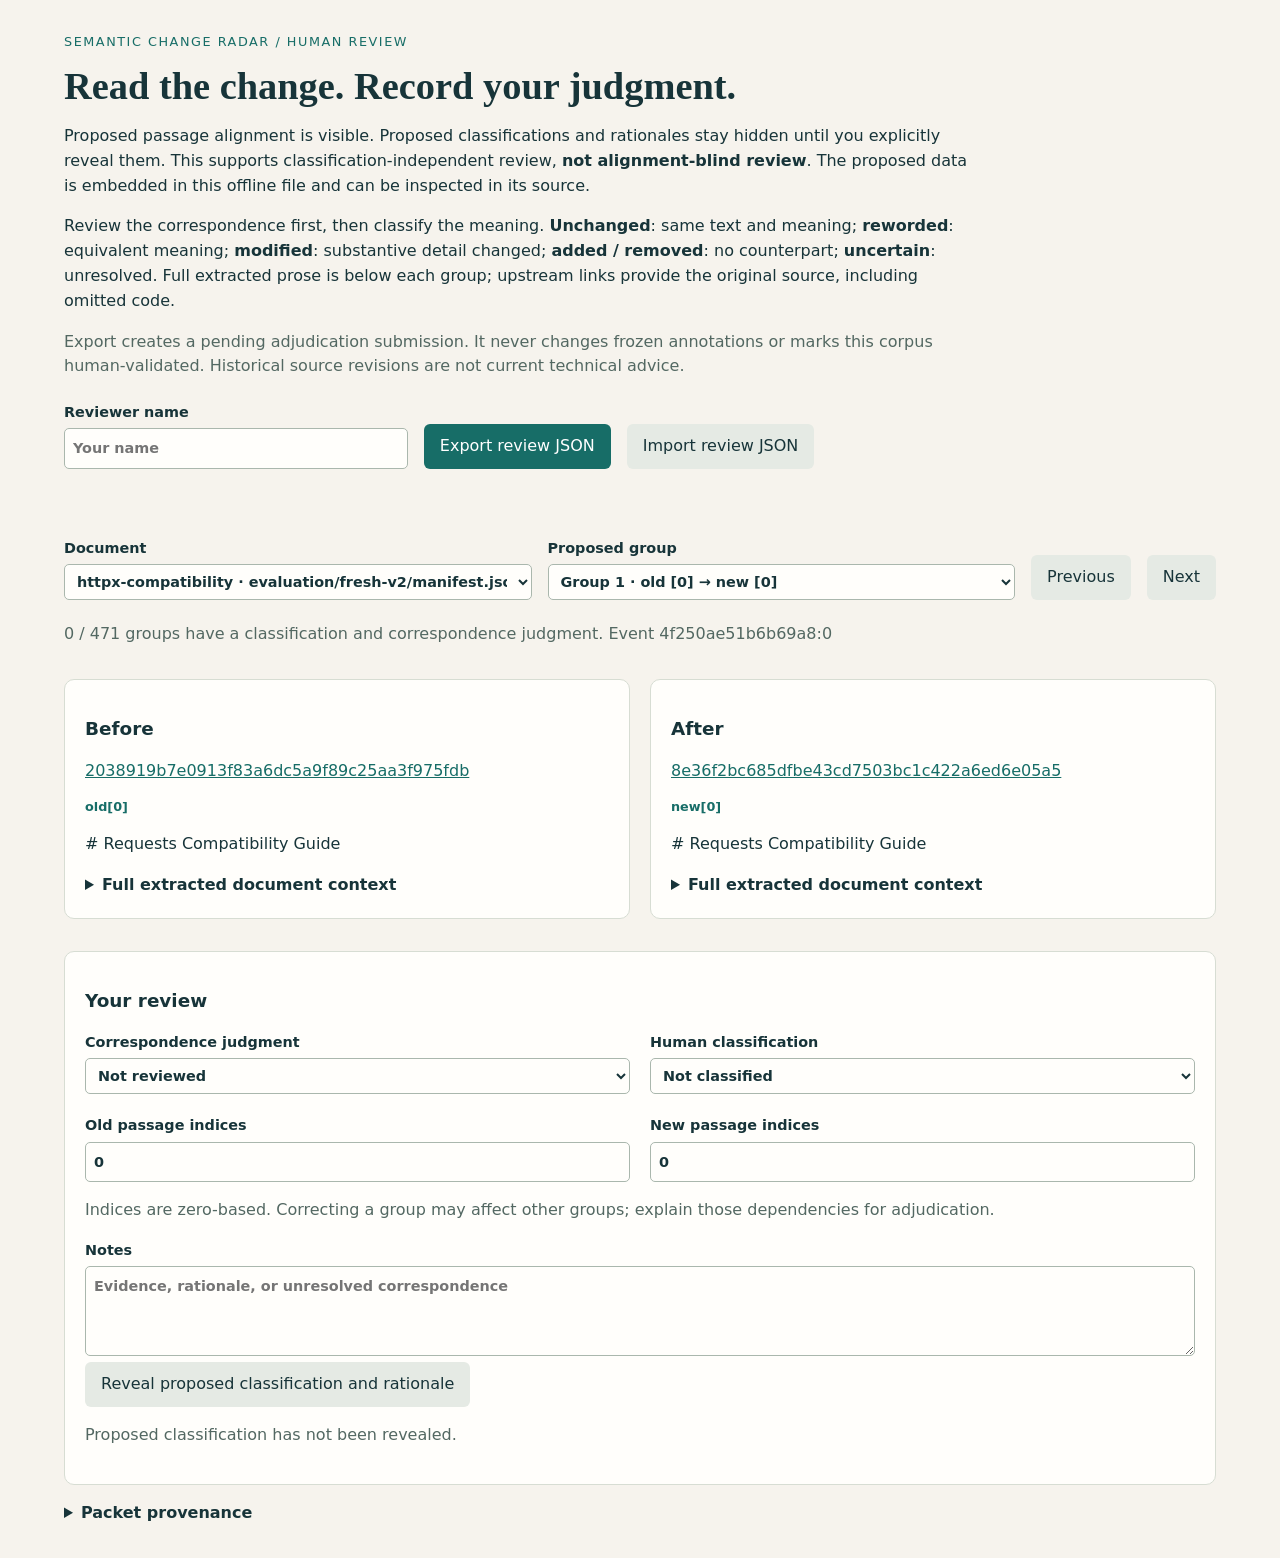
<file: docs/review/index.html>
<!doctype html>
<html lang="en"><head><meta charset="utf-8"><meta name="viewport" content="width=device-width,initial-scale=1">
<title>Human annotation review | Semantic Change Radar</title>
<style>
:root{color:#173439;background:#f6f3ed;font:16px/1.55 system-ui,sans-serif}*{box-sizing:border-box}
body{max-width:1200px;margin:0 auto;padding:32px 24px}h1{font:600 2.4rem/1.15 Georgia,serif;margin:12px 0}
h2{font-size:1.15rem}p{max-width:90ch}.eyebrow{color:#176d67;font-size:.8rem;letter-spacing:.12em;text-transform:uppercase}
a{color:#176d67}button,.file-button{background:#176d67;color:white;border:0;border-radius:6px;padding:10px 16px;cursor:pointer;font:inherit}
button.secondary,.file-button{background:#e5eae4;color:#173439}input,select,textarea{font:inherit;color:inherit;border:1px solid #aab7ad;background:#fffefb;border-radius:5px;padding:8px;width:100%}
label{display:block;font-size:.9rem;font-weight:600}label>*{margin-top:5px}textarea{min-height:90px}
nav,.toolbar{display:flex;gap:16px;align-items:end;flex-wrap:wrap;margin:22px 0}nav label{flex:1;min-width:200px}
.grid{display:grid;grid-template-columns:1fr 1fr;gap:20px}.card{background:#fffefb;border:1px solid #d7ddd3;border-radius:10px;padding:20px;margin:16px 0}
.source{white-space:pre-wrap;overflow-wrap:anywhere}.passage-label{font-size:.8rem;color:#176d67;font-weight:700}
small,.muted{color:#536862}summary{cursor:pointer;font-weight:600}details{margin-top:12px}#message{min-height:1.5em;font-weight:600}#message.error,#storage-warning{color:#8c3023}
#proposal{background:#edf2e8;padding:16px;margin-top:12px}#packet-info{overflow-wrap:anywhere;font-size:.75rem}
[hidden]{display:none!important}.file-button input{display:none}button:focus-visible,summary:focus-visible{outline:3px solid #bc8420;outline-offset:3px}
@media(max-width:650px){body{padding:20px 12px}.grid{grid-template-columns:1fr}h1{font-size:2rem}}
</style></head><body>
<header><div class="eyebrow">Semantic Change Radar / Human review</div><h1>Read the change. Record your judgment.</h1>
<p>Proposed passage alignment is visible. Proposed classifications and rationales stay hidden until you explicitly reveal them. This supports classification-independent review, <strong>not alignment-blind review</strong>. The proposed data is embedded in this offline file and can be inspected in its source.</p>
<p>Review the correspondence first, then classify the meaning. <strong>Unchanged</strong>: same text and meaning; <strong>reworded</strong>: equivalent meaning; <strong>modified</strong>: substantive detail changed; <strong>added / removed</strong>: no counterpart; <strong>uncertain</strong>: unresolved. Full extracted prose is below each group; upstream links provide the original source, including omitted code.</p>
<p class="muted">Export creates a pending adjudication submission. It never changes frozen annotations or marks this corpus human-validated. Historical source revisions are not current technical advice.</p></header>
<div class="toolbar"><label>Reviewer name<input id="reviewer" autocomplete="name" placeholder="Your name"></label><button id="export">Export review JSON</button><label class="file-button">Import review JSON<input id="import" type="file" accept="application/json,.json"></label></div>
<p id="storage-warning" role="alert" hidden></p><p id="message" role="status" aria-live="polite"></p>
<nav><label>Document<select id="case"></select></label><label>Proposed group<select id="event"></select></label><button class="secondary" id="previous">Previous</button><button class="secondary" id="next">Next</button></nav>
<p id="progress" class="muted"></p>
<main id="review"><div class="grid"><section class="card"><h2>Before</h2><a id="old-link" target="_blank" rel="noopener noreferrer"></a><div id="old-source"></div><details><summary>Full extracted document context</summary><div id="old-context"></div></details></section><section class="card"><h2>After</h2><a id="new-link" target="_blank" rel="noopener noreferrer"></a><div id="new-source"></div><details><summary>Full extracted document context</summary><div id="new-context"></div></details></section></div>
<section class="card"><h2>Your review</h2><div class="grid"><label>Correspondence judgment<select id="correspondence"><option value="">Not reviewed</option><option value="accepted">Accept proposed correspondence</option><option value="corrected">Correct correspondence below</option><option value="uncertain">Correspondence uncertain</option></select></label><label>Human classification<select id="human-status"><option value="">Not classified</option><option>unchanged</option><option>reworded</option><option>modified</option><option>added</option><option>removed</option><option>uncertain</option></select></label><label>Old passage indices<input id="old-indices" placeholder="0, 1, 2 or empty"></label><label>New passage indices<input id="new-indices" placeholder="0, 1, 2 or empty"></label></div><p class="muted">Indices are zero-based. Correcting a group may affect other groups; explain those dependencies for adjudication.</p><label>Notes<textarea id="notes" placeholder="Evidence, rationale, or unresolved correspondence"></textarea></label>
<button id="reveal" class="secondary">Reveal proposed classification and rationale</button><div id="proposal" hidden><strong id="proposed-status"></strong><p id="proposed-rationale"></p></div><p id="exposure" class="muted"></p></section></main>
<details><summary>Packet provenance</summary><pre id="packet-info"></pre></details>
<script type="application/json" id="packet-data">{"form_template_hash": "49b3b3b56c0841e80d571ccf1bdfa19bca7073505f898e9cb48378e5b798d2fa", "schema_version": 1, "corpus_hash": "d40b92ac208af13569d1cd60c7bbacd639a99264ac828f0a817a3e5799374852", "annotation_hash": "82895558f860d642f189b49230f8f7c1064c3faaed11bd1abf6d27f09b78ed74", "corpus_files": {"evaluation/fresh-v2/manifest.json": "f986145047b3188bbcd430896a67be39bd86d23cd6cb269a03e9277303ca380a", "evaluation/fresh-v2/documents/httpx-compatibility/old.passages.json": "ebc044caea9cbb6b1df813906c6a7d2f50a073398a05bb361a0945adcc147d82", "evaluation/fresh-v2/documents/httpx-compatibility/old.md": "39236a3023277b418d97df54a4dfb728539aafb6efc83be7a4d6bf16c8c4fca8", "evaluation/fresh-v2/documents/httpx-compatibility/old.txt": "be8992ebf8845106d89ecfc10328db67bd8c19ccd606bd8778b1731c520c1c9d", "evaluation/fresh-v2/documents/httpx-compatibility/new.passages.json": "82bcbd49d9870b85c3b4568182667a1d744c5d268d9b5ddeaa4fe8f5722881b6", "evaluation/fresh-v2/documents/httpx-compatibility/new.md": "e30d0a254fc89e5a891739607e289432b48930ac68be285810dd4e540f304776", "evaluation/fresh-v2/documents/httpx-compatibility/new.txt": "bf9f81fb1c98827ba5fab85af29efafe7c637c3209c46116e09c6453996a2d67", "evaluation/fresh-v2/documents/pip-caching/old.passages.json": "f8144e762a256ac7ddb4ab529e2afccf3c8caa394597d463c0eb53313c5297dd", "evaluation/fresh-v2/documents/pip-caching/old.md": "f9ffa045b2c9b409b4614b5df59ef443f2f49b2c8c23109433c2a6cd5868a174", "evaluation/fresh-v2/documents/pip-caching/old.txt": "6b68843afd9648e63bfd3b97cbc843649f14c3926be712caafacf11ba74b6a98", "evaluation/fresh-v2/documents/pip-caching/new.passages.json": "bc7a690579e8d06db1c6be25c55afdbf831dd00c2a766315f9e30ca2c8202ec3", "evaluation/fresh-v2/documents/pip-caching/new.md": "6e73541a5844784df061c71e53e3386ca4006179983c45c6e4b2c7dc1bf440a2", "evaluation/fresh-v2/documents/pip-caching/new.txt": "96a6144356c1d3d72b7a478de6fecea2d08b1b804ab7024e681216c3ac528fd4", "evaluation/fresh-v2/documents/mkdocs-deployment/old.passages.json": "f5dca67d583d4311ef5c854bbc88abf96bcf2f68a281e7ed1ac7d47ae52dfedf", "evaluation/fresh-v2/documents/mkdocs-deployment/old.md": "8f0449b866466c582c466048fa6e2a255b5b825c413dfcc8c14bb88bbde6d41c", "evaluation/fresh-v2/documents/mkdocs-deployment/old.txt": "5956ef23d7639494246c269dfb467b7a2c35964a5d40b845ebbedddd073715e5", "evaluation/fresh-v2/documents/mkdocs-deployment/new.passages.json": "0bce1497e31209dfea4bdeca55994b702d145c1aabdcae93d8dd396507bf0574", "evaluation/fresh-v2/documents/mkdocs-deployment/new.md": "e2051b1f5122337aea34ee93cd37e4df8808d9aa33d2d5a5ecec4c99ec6a5633", "evaluation/fresh-v2/documents/mkdocs-deployment/new.txt": "2bb2a1f84131ad3130805743a6b9a3d255560356e4dab7a3f69bd45a2eaf3554", "evaluation/blind-v3/manifest.json": "5bef0fbbff94c5a18e81b0633afa0523ea89523c726be85aacc1b4cf6e8ba75a", "evaluation/blind-v3/documents/starlette-responses/old.passages.json": "65f18590bc1a6c07f9d061dcfff4f861a1ebd3180b608ffde6ca2257b002f0cc", "evaluation/blind-v3/documents/starlette-responses/old.md": "56ccd0b2fb1d04318b1b45d9a07b99acb216b40b98b4a0534c71bc8d73dab600", "evaluation/blind-v3/documents/starlette-responses/old.txt": "8e05ff8f6352f215a089b5d210b4a5e2bdd7fa70dddcd810f96691223de7fce5", "evaluation/blind-v3/documents/starlette-responses/new.passages.json": "00a6b9bc3de62d0ef6ee496e6369b8ab5ecbe8019e1604e2cdffda0a5c65b625", "evaluation/blind-v3/documents/starlette-responses/new.md": "be32713c96d09230268eff6bcaa609513f854ba8f64940208ba7a6ff57f00bac", "evaluation/blind-v3/documents/starlette-responses/new.txt": "d8c3df86a0f754c84ab644f55e1997f64d088092b19c5a4011f938ce55bb9554", "evaluation/blind-v3/documents/starlette-config/old.passages.json": "8df778d1d3603b6ea6c5da5a3ece33618ae2049479cc95fe3da4c0f4f160bcda", "evaluation/blind-v3/documents/starlette-config/old.md": "36b80c9009093c884422943b45ee129d894ed82b945c6eda9a74330664dd38cf", "evaluation/blind-v3/documents/starlette-config/old.txt": "c40c066cca3ad9fe8c5a659ffefb5ea2f9c2cabdfa60e8c5f704476e132e04f5", "evaluation/blind-v3/documents/starlette-config/new.passages.json": "54c1a1f51b76728405b2f19c12357a18fb95497a40ffab0216fa8d9e754b1125", "evaluation/blind-v3/documents/starlette-config/new.md": "455c2eed67b8f43f43231fd390fde84e4fb41bf631aee3535c56589d5261e484", "evaluation/blind-v3/documents/starlette-config/new.txt": "f879df977a7c719350509a320212924bc63e6620c9533da737dbf3d92c377838", "evaluation/blind-v3/documents/black-future-style/old.passages.json": "6c71501780a9becb96817cc952c1df6896df3a7ebe12871355089cfdf6b95456", "evaluation/blind-v3/documents/black-future-style/old.md": "33452e8a6b27162bec58b91dbdfa9a8cf16e062b780bf4ae763c253e23f990db", "evaluation/blind-v3/documents/black-future-style/old.txt": "dd2fe64bb789e77c3f00982f3f6e697c5e51150407f68bf79971eb178dcc7b27", "evaluation/blind-v3/documents/black-future-style/new.passages.json": "cb4183f57434fde329c47b84634b155c827c1bd292cec010219154c2e6a1c7fc", "evaluation/blind-v3/documents/black-future-style/new.md": "d82f5c785e8dc72646f39073c08f518adf3a8c22350364e7781042c8d134eb63", "evaluation/blind-v3/documents/black-future-style/new.txt": "1eb76b9417b27f09f5786d2413c0827ec7c38c50947b56739e63f819f5194fb1", "evaluation/blind-v3/documents/uv-cache/old.passages.json": "f14fb1dc6eb1ad1f7712aa05b71391153eea60529dcadf5a036bc61cd877a181", "evaluation/blind-v3/documents/uv-cache/old.md": "bd829d82f4946b713f3357f4c985b804fb6f594b89756f6bcd8931bb7434ea45", "evaluation/blind-v3/documents/uv-cache/old.txt": "a210acde4659a91b7f950590c740bb74396b49d99486a4f406e34d5ad17eabd1", "evaluation/blind-v3/documents/uv-cache/new.passages.json": "257ba52c53ebdb4132250640340a8ea7d82cef5a659478be21f01941080c9f21", "evaluation/blind-v3/documents/uv-cache/new.md": "f2a27553fef3b79c9193045179748d558b3585fa3954b07af7872b9f967d0ad6", "evaluation/blind-v3/documents/uv-cache/new.txt": "b2c24ba7d44df0094d538b29d563f4c00d8a3d4f9d26b2fd069a70b69f35547a", "evaluation/blind-v3/documents/black-basics-2023/old.passages.json": "a4a62d7eb3084ff4a3e52653e5b00d78ab4e4c85bb3fdf336b5aef8d65991a7f", "evaluation/blind-v3/documents/black-basics-2023/old.md": "249f5ff24e256299176b2924d2fd3827906d8fed78d290fde6305ddee51b3cae", "evaluation/blind-v3/documents/black-basics-2023/old.txt": "73e16660a34a6639aa5c82936eb84dcca9b08e24b1ae6ada68153d74bbe6fe3e", "evaluation/blind-v3/documents/black-basics-2023/new.passages.json": "a9744327b0e3a15f5bf9e84265dd6eae585ba03754dabb13c697d2334f83236a", "evaluation/blind-v3/documents/black-basics-2023/new.md": "24014eb230a6211966936a1fc24f689ad86f715ea015a076e33860109d8b5b0a", "evaluation/blind-v3/documents/black-basics-2023/new.txt": "c079934eb0dc965d6b99dc82cf318902648fd310b7b5da8ddf11b05ac57f844f", "evaluation/blind-v3/documents/starlette-websockets/old.passages.json": "fa6fbebc4937041e6877f80dc7ff60c5e71f79f6da4584a2ca99ef365ec22dae", "evaluation/blind-v3/documents/starlette-websockets/old.md": "503dd2a1d43f08e37f4ddef60d7eb53b7f1f4f0c1e09901bf04cadd0a2f2c5b1", "evaluation/blind-v3/documents/starlette-websockets/old.txt": "651716fa6c94325e646bf9f4170bd721aed64c583c03d0679382ba6f2f10a483", "evaluation/blind-v3/documents/starlette-websockets/new.passages.json": "11591edf69e4956f72c50b82bc36d6fd6bba9c22fc5e6656a9563a6ce300454c", "evaluation/blind-v3/documents/starlette-websockets/new.md": "713259167c41fb334fc029731cd0f55fe7e161ab7d4df00f52519c26adf945db", "evaluation/blind-v3/documents/starlette-websockets/new.txt": "f584ebee0652d3a5e542d5d5c0e1aa21d09746bc581dcc2db2ca934997194f25"}, "annotation_files": {"evaluation/fresh-v2/annotations/httpx-compatibility.json": "11c0eb5ea5e96d83a1b090c472ac2c8605a62e1860409bc82be15e00a57bfdbe", "evaluation/fresh-v2/annotations/pip-caching.json": "81b2f58acea3400cff5aeadad52a4ec76332ca158823c50cc8dc2115c2400ec6", "evaluation/fresh-v2/annotations/mkdocs-deployment.json": "60abbfc1a119cf36edd7f01892fa3e06789b7294db50bcacab344afc290f1b0e", "evaluation/blind-v3/annotations/starlette-responses.json": "af8f67869b6f2f40a97ca36bcaacd9eee8568795df5f054038ca5786eb14d1b3", "evaluation/blind-v3/annotations/starlette-config.json": "2fe1656585e9391d007c2968647bdc164b1870b141fed3f769012c2b056e030b", "evaluation/blind-v3/annotations/black-future-style.json": "eb4ffea30268b23f71ebe66a05761c183619029f0502aca086f607be072520c5", "evaluation/blind-v3/annotations/uv-cache.json": "f1e76b919b263748c348dd7c95a4f3129219d673b41d76a79cda3f2e6562e2c5", "evaluation/blind-v3/annotations/black-basics-2023.json": "11eb54c2f8765af159657592c5f7cd5077c91b3b365f6a8d5bc442ad1d1f3e2d", "evaluation/blind-v3/annotations/starlette-websockets.json": "2b31732686f76527341e3c3e082f4f6944c904d848a6d5a64753b0c4d311dafd"}, "cases": [{"id": "4f250ae51b6b69a8", "name": "httpx-compatibility", "manifest": "evaluation/fresh-v2/manifest.json", "old": {"passages": ["# Requests Compatibility Guide", "HTTPX aims to be compatible with the requests API wherever possible.", "This documentation outlines places where the API differs...", "## Request URLs", "Accessing response.url will return a URL instance, rather than a string. Use str(response.url) if you need a string instance.", "## Status Codes", "In our documentation we prefer the uppercased versions, such as codes.NOT_FOUND, but also provide lower-cased versions for API compatibility with requests.", "Requests includes various synoynms for status codes that HTTPX does not support.", "## Streaming responses", "HTTPX provides a .stream() interface rather than using stream=True. This ensures that streaming responses are always properly closed outside of the stream block, and makes it visually clearer at which points streaming I/O APIs may be used with a response.", "For example:", "Within a stream() block request data is made available with:", "* .iter_bytes() - Instead of response.iter_content()", "* .iter_text() - Instead of response.iter_content(decode_unicode=True)", "* .iter_lines() - Corresponding to response.iter_lines()", "* .iter_raw() - Use this instead of response.raw", "* .read() - Read the entire response body, making request.text and response.content available.", "## SSL configuration", "When using a Client instance, the trust_env, verify, and cert arguments should always be passed on client instantiation, rather than passed to the request method.", "If you need more than one different SSL configuration, you should use different client instances for each SSL configuration.", "## Request body on HTTP methods", "The HTTP GET, DELETE, HEAD, and OPTIONS methods are specified as not supporting a request body. To stay in line with this, the .get, .delete, .head and .options functions do not support files, data, or json arguments.", "If you really do need to send request data using these http methods you should use the generic .request function instead.", "## Checking for 4xx/5xx responses", "We don't support response.is_ok since the naming is ambiguous there, and might incorrectly imply an equivalence to response.status_code == codes.OK. Instead we provide the response.is_error property. Use if not response.is_error: instead of if response.is_ok:.", "## Client instances", "The HTTPX equivalent of requests.Session is httpx.Client.", "is generally equivalent to", "## Mocking", "If you need to mock HTTPX the same way that test utilities like responses and requests-mock does for requests, see RESPX."], "source_url": "https://github.com/encode/httpx/blob/2038919b7e0913f83a6dc5a9f89c25aa3f975fdb/docs/compatibility.md", "revision": "2038919b7e0913f83a6dc5a9f89c25aa3f975fdb"}, "new": {"passages": ["# Requests Compatibility Guide", "HTTPX aims to be broadly compatible with the requests API, although there are a few design differences in places.", "This documentation outlines places where the API differs...", "## Redirects", "Unlike requests, HTTPX does not follow redirects by default.", "We differ in behaviour here because auto-redirects can easily mask unnecessary network calls being made.", "You can still enable behaviour to automatically follow redirects, but you need to do so explicitly...", "Or else instantiate a client, with redirect following enabled by default...", "## Client instances", "The HTTPX equivalent of requests.Session is httpx.Client.", "is generally equivalent to", "## Request URLs", "Accessing response.url will return a URL instance, rather than a string.", "Use str(response.url) if you need a string instance.", "## Determining the next redirect request", "The requests library exposes an attribute response.next, which can be used to obtain the next redirect request.", "In HTTPX, this attribute is instead named response.next_request. For example:", "## Request Content", "For uploading raw text or binary content we prefer to use a content parameter, in order to better separate this usage from the case of uploading form data.", "For example, using content=... to upload raw content:", "And using data=... to send form data:", "Using the data=\u003ctext/byte content\u003e will raise a deprecation warning, and is expected to be fully removed with the HTTPX 1.0 release.", "## Upload files", "HTTPX strictly enforces that upload files must be opened in binary mode, in order to avoid character encoding issues that can result from attempting to upload files opened in text mode.", "## Content encoding", "HTTPX uses utf-8 for encoding str request bodies. For example, when using content=\u003cstr\u003e the request body will be encoded to utf-8 before being sent over the wire. This differs from Requests which uses latin1. If you need an explicit encoding, pass encoded bytes explicitly, e.g. content=\u003cstr\u003e.encode(\"latin1\"). For response bodies, assuming the server didn't send an explicit encoding then HTTPX will do its best to figure out an appropriate encoding. HTTPX makes a guess at the encoding to use for decoding the response using charset_normalizer. Fallback to that or any content with less than 32 octets will be decoded using utf-8 with the error=\"replace\" decoder strategy.", "## Cookies", "If using a client instance, then cookies should always be set on the client rather than on a per-request basis.", "This usage is supported:", "This usage is not supported:", "We prefer enforcing a stricter API here because it provides clearer expectations around cookie persistence, particularly when redirects occur.", "## Status Codes", "In our documentation we prefer the uppercased versions, such as codes.NOT_FOUND, but also provide lower-cased versions for API compatibility with requests.", "Requests includes various synonyms for status codes that HTTPX does not support.", "## Streaming responses", "HTTPX provides a .stream() interface rather than using stream=True. This ensures that streaming responses are always properly closed outside of the stream block, and makes it visually clearer at which points streaming I/O APIs may be used with a response.", "For example:", "Within a stream() block request data is made available with:", "* .iter_bytes() - Instead of response.iter_content()", "* .iter_text() - Instead of response.iter_content(decode_unicode=True)", "* .iter_lines() - Corresponding to response.iter_lines()", "* .iter_raw() - Use this instead of response.raw", "* .read() - Read the entire response body, making response.text and response.content available.", "## Timeouts", "HTTPX defaults to including reasonable timeouts for all network operations, while Requests has no timeouts by default.", "To get the same behavior as Requests, set the timeout parameter to None:", "## Proxy keys", "HTTPX uses the mounts argument for HTTP proxying and transport routing. It can do much more than proxies and allows you to configure more than just the proxy route. For more detailed documentation, see Mounting Transports.", "When using httpx.Client(mounts={...}) to map to a selection of different transports, we use full URL schemes, such as mounts={\"http://\": ..., \"https://\": ...}.", "This is different to the requests usage of proxies={\"http\": ..., \"https\": ...}.", "This change is for better consistency with more complex mappings, that might also include domain names, such as mounts={\"all://\": ..., httpx.HTTPTransport(proxy=\"all://www.example.com\": None}) which maps all requests onto a proxy, except for requests to \"www.example.com\" which have an explicit exclusion.", "Also note that requests.Session.request(...) allows a proxies=... parameter, whereas httpx.Client.request(...) does not allow mounts=....", "## SSL configuration", "When using a Client instance, the ssl configurations should always be passed on client instantiation, rather than passed to the request method.", "If you need more than one different SSL configuration, you should use different client instances for each SSL configuration.", "## Request body on HTTP methods", "The HTTP GET, DELETE, HEAD, and OPTIONS methods are specified as not supporting a request body. To stay in line with this, the .get, .delete, .head and .options functions do not support content, files, data, or json arguments.", "If you really do need to send request data using these http methods you should use the generic .request function instead.", "## Checking for success and failure responses", "We don't support response.is_ok since the naming is ambiguous there, and might incorrectly imply an equivalence to response.status_code == codes.OK. Instead we provide the response.is_success property, which can be used to check for a 2xx response.", "## Request instantiation", "There is no notion of prepared requests in HTTPX. If you need to customize request instantiation, see Request instances.", "Besides, httpx.Request() does not support the auth, timeout, follow_redirects, mounts, verify and cert parameters. However these are available in httpx.request, httpx.get, httpx.post etc., as well as on Client instances.", "## Mocking", "If you need to mock HTTPX the same way that test utilities like responses and requests-mock does for requests, see RESPX.", "## Caching", "If you use cachecontrol or requests-cache to add HTTP Caching support to the requests library, you can use Hishel for HTTPX.", "## Networking layer", "requests defers most of its HTTP networking code to the excellent urllib3 library.", "On the other hand, HTTPX uses HTTPCore as its core HTTP networking layer, which is a different project than urllib3.", "## Query Parameters", "requests omits params whose values are None (e.g. requests.get(..., params={\"foo\": None})). This is not supported by HTTPX.", "For both query params (params=) and form data (data=), requests supports sending a list of tuples (e.g. requests.get(..., params=[('key1', 'value1'), ('key1', 'value2')])). This is not supported by HTTPX. Instead, use a dictionary with lists as values. E.g.: httpx.get(..., params={'key1': ['value1', 'value2']}) or with form data: httpx.post(..., data={'key1': ['value1', 'value2']}).", "## Event Hooks", "requests allows event hooks to mutate Request and Response objects. See examples given in the documentation for requests.", "In HTTPX, event hooks may access properties of requests and responses, but event hook callbacks cannot mutate the original request/response.", "If you are looking for more control, consider checking out Custom Transports."], "source_url": "https://github.com/encode/httpx/blob/8e36f2bc685dfbe43cd7503bc1c422a6ed6e05a5/docs/compatibility.md", "revision": "8e36f2bc685dfbe43cd7503bc1c422a6ed6e05a5"}, "events": [{"id": "4f250ae51b6b69a8:0", "old_indices": [0], "new_indices": [0], "proposed_status": "unchanged", "proposed_rationale": "Identical extracted text with the same subject and section scope."}, {"id": "4f250ae51b6b69a8:1", "old_indices": [1], "new_indices": [1], "proposed_status": "reworded", "proposed_rationale": "Both introductions describe intended Requests API compatibility with exceptions; the following unchanged sentence explicitly frames the API differences."}, {"id": "4f250ae51b6b69a8:2", "old_indices": [2], "new_indices": [2], "proposed_status": "unchanged", "proposed_rationale": "Identical extracted text with the same subject and section scope."}, {"id": "4f250ae51b6b69a8:3", "old_indices": [3], "new_indices": [11], "proposed_status": "unchanged", "proposed_rationale": "Identical extracted text with the same subject and section scope."}, {"id": "4f250ae51b6b69a8:4", "old_indices": [4], "new_indices": [12, 13], "proposed_status": "reworded", "proposed_rationale": "The URL-object result and explicit string conversion instruction are unchanged in meaning, but one paragraph is naturally split into two."}, {"id": "4f250ae51b6b69a8:5", "old_indices": [5], "new_indices": [31], "proposed_status": "unchanged", "proposed_rationale": "Identical extracted text with the same subject and section scope."}, {"id": "4f250ae51b6b69a8:6", "old_indices": [6], "new_indices": [32], "proposed_status": "unchanged", "proposed_rationale": "Identical extracted text with the same subject and section scope."}, {"id": "4f250ae51b6b69a8:7", "old_indices": [7], "new_indices": [33], "proposed_status": "reworded", "proposed_rationale": "Corrects the spelling of synonyms without changing which status-code aliases HTTPX supports."}, {"id": "4f250ae51b6b69a8:8", "old_indices": [8], "new_indices": [34], "proposed_status": "unchanged", "proposed_rationale": "Identical extracted text with the same subject and section scope."}, {"id": "4f250ae51b6b69a8:9", "old_indices": [9], "new_indices": [35], "proposed_status": "unchanged", "proposed_rationale": "Identical extracted text with the same subject and section scope."}, {"id": "4f250ae51b6b69a8:10", "old_indices": [10], "new_indices": [36], "proposed_status": "unchanged", "proposed_rationale": "Identical extracted text with the same subject and section scope."}, {"id": "4f250ae51b6b69a8:11", "old_indices": [11], "new_indices": [37], "proposed_status": "unchanged", "proposed_rationale": "Identical extracted text with the same subject and section scope."}, {"id": "4f250ae51b6b69a8:12", "old_indices": [12], "new_indices": [38], "proposed_status": "unchanged", "proposed_rationale": "Identical extracted text with the same subject and section scope."}, {"id": "4f250ae51b6b69a8:13", "old_indices": [13], "new_indices": [39], "proposed_status": "unchanged", "proposed_rationale": "Identical extracted text with the same subject and section scope."}, {"id": "4f250ae51b6b69a8:14", "old_indices": [14], "new_indices": [40], "proposed_status": "unchanged", "proposed_rationale": "Identical extracted text with the same subject and section scope."}, {"id": "4f250ae51b6b69a8:15", "old_indices": [15], "new_indices": [41], "proposed_status": "unchanged", "proposed_rationale": "Identical extracted text with the same subject and section scope."}, {"id": "4f250ae51b6b69a8:16", "old_indices": [16], "new_indices": [42], "proposed_status": "modified", "proposed_rationale": "The exposed text attribute changes from request.text to response.text. Although likely correcting a documentation error, the named API object and asserted behavior differ."}, {"id": "4f250ae51b6b69a8:17", "old_indices": [17], "new_indices": [52], "proposed_status": "unchanged", "proposed_rationale": "Identical extracted text with the same subject and section scope."}, {"id": "4f250ae51b6b69a8:18", "old_indices": [18], "new_indices": [53], "proposed_status": "modified", "proposed_rationale": "The SSL setup rule remains, but the explicit trust_env, verify and cert argument list is replaced with generic SSL configurations, removing specific parameter information."}, {"id": "4f250ae51b6b69a8:19", "old_indices": [19], "new_indices": [54], "proposed_status": "unchanged", "proposed_rationale": "Identical extracted text with the same subject and section scope."}, {"id": "4f250ae51b6b69a8:20", "old_indices": [20], "new_indices": [55], "proposed_status": "unchanged", "proposed_rationale": "Identical extracted text with the same subject and section scope."}, {"id": "4f250ae51b6b69a8:21", "old_indices": [21], "new_indices": [56], "proposed_status": "modified", "proposed_rationale": "Adds content to the arguments that the named HTTP-method helpers do not support."}, {"id": "4f250ae51b6b69a8:22", "old_indices": [22], "new_indices": [57], "proposed_status": "unchanged", "proposed_rationale": "Identical extracted text with the same subject and section scope."}, {"id": "4f250ae51b6b69a8:23", "old_indices": [23], "new_indices": [58], "proposed_status": "modified", "proposed_rationale": "The heading expands the stated response-checking scope from 4xx/5xx to success and failure responses."}, {"id": "4f250ae51b6b69a8:24", "old_indices": [24], "new_indices": [59], "proposed_status": "modified", "proposed_rationale": "Replaces checking the complement of is_error with is_success and explicitly limits success to 2xx, changing the recommended API and criterion."}, {"id": "4f250ae51b6b69a8:25", "old_indices": [25], "new_indices": [8], "proposed_status": "unchanged", "proposed_rationale": "Identical extracted text with the same subject and section scope."}, {"id": "4f250ae51b6b69a8:26", "old_indices": [26], "new_indices": [9], "proposed_status": "unchanged", "proposed_rationale": "Identical extracted text with the same subject and section scope."}, {"id": "4f250ae51b6b69a8:27", "old_indices": [27], "new_indices": [10], "proposed_status": "unchanged", "proposed_rationale": "Identical extracted text with the same subject and section scope."}, {"id": "4f250ae51b6b69a8:28", "old_indices": [28], "new_indices": [63], "proposed_status": "unchanged", "proposed_rationale": "Identical extracted text with the same subject and section scope."}, {"id": "4f250ae51b6b69a8:29", "old_indices": [29], "new_indices": [64], "proposed_status": "unchanged", "proposed_rationale": "Identical extracted text with the same subject and section scope."}, {"id": "4f250ae51b6b69a8:30", "old_indices": [], "new_indices": [3], "proposed_status": "added", "proposed_rationale": "Adds the redirect behavior section."}, {"id": "4f250ae51b6b69a8:31", "old_indices": [], "new_indices": [4], "proposed_status": "added", "proposed_rationale": "Adds the no-redirects-by-default claim."}, {"id": "4f250ae51b6b69a8:32", "old_indices": [], "new_indices": [5], "proposed_status": "added", "proposed_rationale": "Adds the reason for the redirect default."}, {"id": "4f250ae51b6b69a8:33", "old_indices": [], "new_indices": [6], "proposed_status": "added", "proposed_rationale": "Adds explicit opt-in redirect guidance."}, {"id": "4f250ae51b6b69a8:34", "old_indices": [], "new_indices": [7], "proposed_status": "added", "proposed_rationale": "Adds client-wide redirect opt-in guidance."}, {"id": "4f250ae51b6b69a8:35", "old_indices": [], "new_indices": [14], "proposed_status": "added", "proposed_rationale": "Adds a section on determining the next redirect request."}, {"id": "4f250ae51b6b69a8:36", "old_indices": [], "new_indices": [15], "proposed_status": "added", "proposed_rationale": "Adds the Requests response.next attribute description."}, {"id": "4f250ae51b6b69a8:37", "old_indices": [], "new_indices": [16], "proposed_status": "added", "proposed_rationale": "Adds HTTPX response.next_request as the corresponding attribute."}, {"id": "4f250ae51b6b69a8:38", "old_indices": [], "new_indices": [17], "proposed_status": "added", "proposed_rationale": "Adds the request-content section."}, {"id": "4f250ae51b6b69a8:39", "old_indices": [], "new_indices": [18], "proposed_status": "added", "proposed_rationale": "Adds content versus form-data parameter guidance."}, {"id": "4f250ae51b6b69a8:40", "old_indices": [], "new_indices": [19], "proposed_status": "added", "proposed_rationale": "Adds the raw-content example introduction."}, {"id": "4f250ae51b6b69a8:41", "old_indices": [], "new_indices": [20], "proposed_status": "added", "proposed_rationale": "Adds the form-data example introduction."}, {"id": "4f250ae51b6b69a8:42", "old_indices": [], "new_indices": [21], "proposed_status": "added", "proposed_rationale": "Adds a raw-data deprecation warning and anticipated removal version."}, {"id": "4f250ae51b6b69a8:43", "old_indices": [], "new_indices": [22], "proposed_status": "added", "proposed_rationale": "Adds the file-upload section."}, {"id": "4f250ae51b6b69a8:44", "old_indices": [], "new_indices": [23], "proposed_status": "added", "proposed_rationale": "Adds the binary-mode upload requirement and its encoding rationale."}, {"id": "4f250ae51b6b69a8:45", "old_indices": [], "new_indices": [24], "proposed_status": "added", "proposed_rationale": "Adds the content-encoding section."}, {"id": "4f250ae51b6b69a8:46", "old_indices": [], "new_indices": [25], "proposed_status": "added", "proposed_rationale": "Adds request and response encoding behavior and fallback rules."}, {"id": "4f250ae51b6b69a8:47", "old_indices": [], "new_indices": [26], "proposed_status": "added", "proposed_rationale": "Adds the cookies section."}, {"id": "4f250ae51b6b69a8:48", "old_indices": [], "new_indices": [27], "proposed_status": "added", "proposed_rationale": "Adds the client-level cookie-setting requirement."}, {"id": "4f250ae51b6b69a8:49", "old_indices": [], "new_indices": [28], "proposed_status": "added", "proposed_rationale": "Adds the supported-usage introduction; its code example is excluded by the extraction policy."}, {"id": "4f250ae51b6b69a8:50", "old_indices": [], "new_indices": [29], "proposed_status": "added", "proposed_rationale": "Adds the unsupported-usage introduction; its code example is excluded by the extraction policy."}, {"id": "4f250ae51b6b69a8:51", "old_indices": [], "new_indices": [30], "proposed_status": "added", "proposed_rationale": "Adds the cookie-persistence rationale."}, {"id": "4f250ae51b6b69a8:52", "old_indices": [], "new_indices": [43], "proposed_status": "added", "proposed_rationale": "Adds the timeouts section."}, {"id": "4f250ae51b6b69a8:53", "old_indices": [], "new_indices": [44], "proposed_status": "added", "proposed_rationale": "Adds HTTPX and Requests default-timeout differences."}, {"id": "4f250ae51b6b69a8:54", "old_indices": [], "new_indices": [45], "proposed_status": "added", "proposed_rationale": "Adds disabling timeouts with None."}, {"id": "4f250ae51b6b69a8:55", "old_indices": [], "new_indices": [46], "proposed_status": "added", "proposed_rationale": "Adds the proxy-keys section."}, {"id": "4f250ae51b6b69a8:56", "old_indices": [], "new_indices": [47], "proposed_status": "added", "proposed_rationale": "Adds mounts as the proxy and transport-routing argument."}, {"id": "4f250ae51b6b69a8:57", "old_indices": [], "new_indices": [48], "proposed_status": "added", "proposed_rationale": "Adds URL-scheme key requirements for mounts."}, {"id": "4f250ae51b6b69a8:58", "old_indices": [], "new_indices": [49], "proposed_status": "added", "proposed_rationale": "Adds a comparison with Requests proxy keys."}, {"id": "4f250ae51b6b69a8:59", "old_indices": [], "new_indices": [50], "proposed_status": "added", "proposed_rationale": "Adds complex proxy-routing and exclusion behavior."}, {"id": "4f250ae51b6b69a8:60", "old_indices": [], "new_indices": [51], "proposed_status": "added", "proposed_rationale": "Adds the different per-request proxy/routing parameter availability."}, {"id": "4f250ae51b6b69a8:61", "old_indices": [], "new_indices": [60], "proposed_status": "added", "proposed_rationale": "Adds the request-instantiation section."}, {"id": "4f250ae51b6b69a8:62", "old_indices": [], "new_indices": [61], "proposed_status": "added", "proposed_rationale": "Adds the absence of prepared requests in HTTPX and customization guidance."}, {"id": "4f250ae51b6b69a8:63", "old_indices": [], "new_indices": [62], "proposed_status": "added", "proposed_rationale": "Adds unavailable Request constructor parameters and the APIs where they are accepted."}, {"id": "4f250ae51b6b69a8:64", "old_indices": [], "new_indices": [65], "proposed_status": "added", "proposed_rationale": "Adds the caching section."}, {"id": "4f250ae51b6b69a8:65", "old_indices": [], "new_indices": [66], "proposed_status": "added", "proposed_rationale": "Adds Hishel as an HTTPX caching option."}, {"id": "4f250ae51b6b69a8:66", "old_indices": [], "new_indices": [67], "proposed_status": "added", "proposed_rationale": "Adds the networking-layer section."}, {"id": "4f250ae51b6b69a8:67", "old_indices": [], "new_indices": [68], "proposed_status": "added", "proposed_rationale": "Adds the Requests urllib3 implementation information."}, {"id": "4f250ae51b6b69a8:68", "old_indices": [], "new_indices": [69], "proposed_status": "added", "proposed_rationale": "Adds the HTTPX HTTPCore implementation information."}, {"id": "4f250ae51b6b69a8:69", "old_indices": [], "new_indices": [70], "proposed_status": "added", "proposed_rationale": "Adds the query-parameters section."}, {"id": "4f250ae51b6b69a8:70", "old_indices": [], "new_indices": [71], "proposed_status": "added", "proposed_rationale": "Adds the difference in handling None query parameter values."}, {"id": "4f250ae51b6b69a8:71", "old_indices": [], "new_indices": [72], "proposed_status": "added", "proposed_rationale": "Adds tuple-list and dictionary-list parameter handling differences."}, {"id": "4f250ae51b6b69a8:72", "old_indices": [], "new_indices": [73], "proposed_status": "added", "proposed_rationale": "Adds the event-hooks section."}, {"id": "4f250ae51b6b69a8:73", "old_indices": [], "new_indices": [74], "proposed_status": "added", "proposed_rationale": "Adds Requests event-hook mutation behavior."}, {"id": "4f250ae51b6b69a8:74", "old_indices": [], "new_indices": [75], "proposed_status": "added", "proposed_rationale": "Adds the HTTPX prohibition on mutation through event-hook callbacks."}, {"id": "4f250ae51b6b69a8:75", "old_indices": [], "new_indices": [76], "proposed_status": "added", "proposed_rationale": "Adds custom transports as an option for more control."}]}, {"id": "2e6de4389f3f277d", "name": "pip-caching", "manifest": "evaluation/fresh-v2/manifest.json", "old": {"passages": ["# Caching", "Version added in 6.0:", "pip provides an on-by-default caching, designed to reduce the amount of time spent on duplicate downloads and builds.", "## What is cached", "### HTTP responses", "This cache functions like a web browser cache.", "When making any HTTP request, pip will first check its local cache to determine if it has a suitable response stored for that request which has not expired. If it does then it returns that response and doesn't re-download the content.", "If it has a response stored but it has expired, then it will attempt to make a conditional request to refresh the cache which will either return an empty response telling pip to simply use the cached item (and refresh the expiration timer) or it will return a whole new response which pip can then store in the cache.", "While this cache attempts to minimize network activity, it does not prevent network access altogether. If you want a local install solution that circumvents accessing PyPI, see Installing from local packages.", "### Locally built wheels", "pip attempts to use wheels from its local wheel cache whenever possible.", "This means that if there is a cached wheel for the same version of a specific package name, pip will use that wheel instead of rebuilding the project.", "When no wheels are found for a source distribution, pip will attempt to build a wheel using the package's build system. If the build is successful, this wheel is added to the cache and used in subsequent installs for the same package version.", "Version changed in 20.0: pip now caches wheels when building from an immutable Git reference (i.e. a commit hash).", "## Avoiding caching", "pip tries to use its cache whenever possible, and it is designed do the right thing by default.", "In some cases, pip's caching behaviour can be undesirable. As an example, if you have package with optional C extensions, that generates a pure Python wheel when the C extension can\u2019t be built, pip will use that cached wheel even when you later invoke it from an environment that could have built those optional C extensions. This is because pip is seeing a cached wheel for that matches the package being built, and pip assumes that the result of building a package from a package index is deterministic.", "The recommended approach for dealing with these situations is to directly install from a source distribution instead of letting pip auto-discover the package when it is trying to install. Installing directly from a source distribution will make pip build a wheel, regardless of whether there is a matching cached wheel. This usually means doing something like:", "It is also a good idea to remove the offending cached wheel using the pip cache command.", "## Cache management", "The pip cache command can be used to manage pip's cache.", "The exact filesystem structure of pip's cache is considered to be an implementation detail and may change between any two versions of pip.", "## Disabling caching", "pip's caching behaviour is disabled by passing the --no-cache-dir option.", "It is, however, recommended to NOT disable pip's caching. Doing so can significantly slow down pip (due to repeated operations and package builds) and result in significantly more network usage."], "source_url": "https://github.com/pypa/pip/blob/d63f06a881a54823fcc4798989d532797e772789/docs/html/topics/caching.md", "revision": "d63f06a881a54823fcc4798989d532797e772789"}, "new": {"passages": ["# Caching", "Version added in 6.0:", "pip provides an on-by-default caching, designed to reduce the amount of time spent on duplicate downloads and builds.", "## What is cached", "### HTTP responses", "This cache functions like a web browser cache.", "When making any HTTP request, pip will first check its local cache to determine if it has a suitable response stored for that request which has not expired. If it does then it returns that response and doesn't re-download the content.", "If it has a response stored but it has expired, then it will attempt to make a conditional request to refresh the cache which will either return an empty response telling pip to simply use the cached item (and refresh the expiration timer) or it will return a whole new response which pip can then store in the cache.", "While this cache attempts to minimize network activity, it does not prevent network access altogether. If you want a local install solution that circumvents accessing PyPI, see Installing from local packages.", "Version changed in 23.3: A new cache format is now used, stored in a directory called http-v2 (see below for this directory's location). Previously this cache was stored in a directory called http in the main cache directory. If you have completely switched to newer versions of pip, you may wish to delete the old directory.", "### Locally built wheels", "pip attempts to use wheels from its local wheel cache whenever possible.", "This means that if there is a cached wheel for the same version of a specific package name, pip will use that wheel instead of rebuilding the project.", "When no wheels are found for a source distribution, pip will attempt to build a wheel using the package's build system. If the build is successful, this wheel is added to the cache and used in subsequent installs for the same package version.", "Wheels built from source distributions provided to pip as a direct path (such as pip install .) are not cached across runs, though they may be reused within the same pip execution.", "Version changed in 20.0: pip now caches wheels when building from an immutable Git reference (i.e. a commit hash).", "## Where is the cache stored", "Caution: The exact filesystem structure of pip's cache's contents is considered to be an implementation detail and may change between any two versions of pip.", "### pip cache dir", "Version added in 20.1:", "You can use pip cache dir to get the cache directory that pip is currently configured to use.", "### Default paths", "#### Linux", "pip will also respect XDG_CACHE_HOME.", "#### MacOS", "#### Windows", "## Avoiding caching", "pip tries to use its cache whenever possible, and it is designed do the right thing by default.", "In some cases, pip's caching behaviour can be undesirable. As an example, if you have package with optional C extensions, that generates a pure Python wheel when the C extension can\u2019t be built, pip will use that cached wheel even when you later invoke it from an environment that could have built those optional C extensions. This is because pip is seeing a cached wheel that matches the package being built, and pip assumes that the result of building a package from a package index is deterministic.", "The recommended approach for dealing with these situations is to directly install from a source distribution instead of letting pip auto-discover the package when it is trying to install. Installing directly from a source distribution will make pip build a wheel, regardless of whether there is a matching cached wheel. This usually means doing something like:", "It is also a good idea to remove the offending cached wheel using the pip cache command.", "## Cache management", "The pip cache command can be used to manage pip's cache.", "### General overview", "pip cache info provides an overview of the contents of pip's cache, such as the total size and location of various parts of it.", "### Removing a single package", "pip cache remove setuptools removes all wheel files related to setuptools from pip's cache. HTTP cache files are not removed at this time.", "### Removing the cache", "pip cache purge will clear all files from pip's wheel and HTTP caches.", "### Listing cached files", "pip cache list will list all wheel files from pip's cache.", "pip cache list setuptools will list all setuptools-related wheel files from pip's cache.", "## Disabling caching", "pip's caching behaviour is disabled by passing the --no-cache-dir option.", "It is, however, recommended to NOT disable pip's caching unless you have caching at a higher level (eg: layered caches in container builds). Doing so can significantly slow down pip (due to repeated operations and package builds) and result in significantly more network usage."], "source_url": "https://github.com/pypa/pip/blob/d5e3f0c4b4d6aa4b432cd5480abb234e2e3332fb/docs/html/topics/caching.md", "revision": "d5e3f0c4b4d6aa4b432cd5480abb234e2e3332fb"}, "events": [{"id": "2e6de4389f3f277d:0", "old_indices": [0], "new_indices": [0], "proposed_status": "unchanged", "proposed_rationale": "Identical extracted text with the same subject and section scope."}, {"id": "2e6de4389f3f277d:1", "old_indices": [1], "new_indices": [1], "proposed_status": "unchanged", "proposed_rationale": "Identical extracted text with the same subject and section scope."}, {"id": "2e6de4389f3f277d:2", "old_indices": [2], "new_indices": [2], "proposed_status": "unchanged", "proposed_rationale": "Identical extracted text with the same subject and section scope."}, {"id": "2e6de4389f3f277d:3", "old_indices": [3], "new_indices": [3], "proposed_status": "unchanged", "proposed_rationale": "Identical extracted text with the same subject and section scope."}, {"id": "2e6de4389f3f277d:4", "old_indices": [4], "new_indices": [4], "proposed_status": "unchanged", "proposed_rationale": "Identical extracted text with the same subject and section scope."}, {"id": "2e6de4389f3f277d:5", "old_indices": [5], "new_indices": [5], "proposed_status": "unchanged", "proposed_rationale": "Identical extracted text with the same subject and section scope."}, {"id": "2e6de4389f3f277d:6", "old_indices": [6], "new_indices": [6], "proposed_status": "unchanged", "proposed_rationale": "Identical extracted text with the same subject and section scope."}, {"id": "2e6de4389f3f277d:7", "old_indices": [7], "new_indices": [7], "proposed_status": "unchanged", "proposed_rationale": "Identical extracted text with the same subject and section scope."}, {"id": "2e6de4389f3f277d:8", "old_indices": [8], "new_indices": [8], "proposed_status": "unchanged", "proposed_rationale": "Identical extracted text with the same subject and section scope."}, {"id": "2e6de4389f3f277d:9", "old_indices": [9], "new_indices": [10], "proposed_status": "unchanged", "proposed_rationale": "Identical extracted text with the same subject and section scope."}, {"id": "2e6de4389f3f277d:10", "old_indices": [10], "new_indices": [11], "proposed_status": "unchanged", "proposed_rationale": "Identical extracted text with the same subject and section scope."}, {"id": "2e6de4389f3f277d:11", "old_indices": [11], "new_indices": [12], "proposed_status": "unchanged", "proposed_rationale": "Identical extracted text with the same subject and section scope."}, {"id": "2e6de4389f3f277d:12", "old_indices": [12], "new_indices": [13], "proposed_status": "unchanged", "proposed_rationale": "Identical extracted text with the same subject and section scope."}, {"id": "2e6de4389f3f277d:13", "old_indices": [13], "new_indices": [15], "proposed_status": "unchanged", "proposed_rationale": "Identical extracted text with the same subject and section scope."}, {"id": "2e6de4389f3f277d:14", "old_indices": [14], "new_indices": [26], "proposed_status": "unchanged", "proposed_rationale": "Identical extracted text with the same subject and section scope."}, {"id": "2e6de4389f3f277d:15", "old_indices": [15], "new_indices": [27], "proposed_status": "unchanged", "proposed_rationale": "Identical extracted text with the same subject and section scope."}, {"id": "2e6de4389f3f277d:16", "old_indices": [16], "new_indices": [28], "proposed_status": "reworded", "proposed_rationale": "Deletes the stray word for from the cached-wheel explanation; the C-extension scenario and cache assumption are unchanged."}, {"id": "2e6de4389f3f277d:17", "old_indices": [17], "new_indices": [29], "proposed_status": "unchanged", "proposed_rationale": "Identical extracted text with the same subject and section scope."}, {"id": "2e6de4389f3f277d:18", "old_indices": [18], "new_indices": [30], "proposed_status": "unchanged", "proposed_rationale": "Identical extracted text with the same subject and section scope."}, {"id": "2e6de4389f3f277d:19", "old_indices": [19], "new_indices": [31], "proposed_status": "unchanged", "proposed_rationale": "Identical extracted text with the same subject and section scope."}, {"id": "2e6de4389f3f277d:20", "old_indices": [20], "new_indices": [32], "proposed_status": "unchanged", "proposed_rationale": "Identical extracted text with the same subject and section scope."}, {"id": "2e6de4389f3f277d:21", "old_indices": [21], "new_indices": [17], "proposed_status": "reworded", "proposed_rationale": "Moves the same implementation-detail caveat into a caution under cache location and clarifies cache contents; the instability claim is unchanged."}, {"id": "2e6de4389f3f277d:22", "old_indices": [22], "new_indices": [42], "proposed_status": "unchanged", "proposed_rationale": "Identical extracted text with the same subject and section scope."}, {"id": "2e6de4389f3f277d:23", "old_indices": [23], "new_indices": [43], "proposed_status": "unchanged", "proposed_rationale": "Identical extracted text with the same subject and section scope."}, {"id": "2e6de4389f3f277d:24", "old_indices": [24], "new_indices": [44], "proposed_status": "modified", "proposed_rationale": "Adds an exception permitting disabled pip caching when a higher-level cache exists, qualifying the previous unconditional recommendation."}, {"id": "2e6de4389f3f277d:25", "old_indices": [], "new_indices": [9], "proposed_status": "added", "proposed_rationale": "Adds the versioned http-v2 cache-format migration and possible removal of the old cache directory."}, {"id": "2e6de4389f3f277d:26", "old_indices": [], "new_indices": [14], "proposed_status": "added", "proposed_rationale": "Adds the distinction between direct-path wheel reuse within a run and caching across runs."}, {"id": "2e6de4389f3f277d:27", "old_indices": [], "new_indices": [16], "proposed_status": "added", "proposed_rationale": "Adds the cache-location section."}, {"id": "2e6de4389f3f277d:28", "old_indices": [], "new_indices": [18], "proposed_status": "added", "proposed_rationale": "Adds the cache-directory command subsection."}, {"id": "2e6de4389f3f277d:29", "old_indices": [], "new_indices": [19], "proposed_status": "added", "proposed_rationale": "Adds the version in which the cache-directory command became available."}, {"id": "2e6de4389f3f277d:30", "old_indices": [], "new_indices": [20], "proposed_status": "added", "proposed_rationale": "Adds how to inspect the configured cache directory."}, {"id": "2e6de4389f3f277d:31", "old_indices": [], "new_indices": [21], "proposed_status": "added", "proposed_rationale": "Adds the default-paths subsection; path code blocks are excluded by the extraction policy."}, {"id": "2e6de4389f3f277d:32", "old_indices": [], "new_indices": [22], "proposed_status": "added", "proposed_rationale": "Adds the Linux tab label as a heading."}, {"id": "2e6de4389f3f277d:33", "old_indices": [], "new_indices": [23], "proposed_status": "added", "proposed_rationale": "Adds support for XDG_CACHE_HOME in the Linux context."}, {"id": "2e6de4389f3f277d:34", "old_indices": [], "new_indices": [24], "proposed_status": "added", "proposed_rationale": "Adds the MacOS tab label; its code-formatted path is excluded by policy."}, {"id": "2e6de4389f3f277d:35", "old_indices": [], "new_indices": [25], "proposed_status": "added", "proposed_rationale": "Adds the Windows tab label; its code-formatted path is excluded by policy."}, {"id": "2e6de4389f3f277d:36", "old_indices": [], "new_indices": [33], "proposed_status": "added", "proposed_rationale": "Adds a cache overview subsection."}, {"id": "2e6de4389f3f277d:37", "old_indices": [], "new_indices": [34], "proposed_status": "added", "proposed_rationale": "Adds the cache info command and the information it reports."}, {"id": "2e6de4389f3f277d:38", "old_indices": [], "new_indices": [35], "proposed_status": "added", "proposed_rationale": "Adds a single-package cache-removal subsection."}, {"id": "2e6de4389f3f277d:39", "old_indices": [], "new_indices": [36], "proposed_status": "added", "proposed_rationale": "Adds the wheel-only scope of package-specific cache removal."}, {"id": "2e6de4389f3f277d:40", "old_indices": [], "new_indices": [37], "proposed_status": "added", "proposed_rationale": "Adds a whole-cache removal subsection."}, {"id": "2e6de4389f3f277d:41", "old_indices": [], "new_indices": [38], "proposed_status": "added", "proposed_rationale": "Adds the wheel and HTTP scope of cache purge."}, {"id": "2e6de4389f3f277d:42", "old_indices": [], "new_indices": [39], "proposed_status": "added", "proposed_rationale": "Adds a cache listing subsection."}, {"id": "2e6de4389f3f277d:43", "old_indices": [], "new_indices": [40], "proposed_status": "added", "proposed_rationale": "Adds the command listing cached wheels."}, {"id": "2e6de4389f3f277d:44", "old_indices": [], "new_indices": [41], "proposed_status": "added", "proposed_rationale": "Adds package-specific cached-wheel listing."}]}, {"id": "2376ff1d2a1bff66", "name": "mkdocs-deployment", "manifest": "evaluation/fresh-v2/manifest.json", "old": {"passages": ["# Deploying your docs", "A basic guide to deploying your docs to various hosting providers", "## GitHub Pages", "If you host the source code for a project on GitHub, you can easily use GitHub Pages to host the documentation for your project. There are two basic types of GitHub Pages sites: Project Pages sites, and User and Organization Pages sites. They are nearly identical but have some important differences, which require a different work flow when deploying.", "### Project Pages", "Project Pages sites are simpler as the site files get deployed to a branch within the project repository (gh-pages by default). After you checkout the primary working branch (usually master) of the git repository where you maintain the source documentation for your project, run the following command:", "That's it! Behind the scenes, MkDocs will build your docs and use the ghp-import tool to commit them to the gh-pages branch and push the gh-pages branch to GitHub.", "Use mkdocs gh-deploy --help to get a full list of options available for the gh-deploy command.", "Be aware that you will not be able to review the built site before it is pushed to GitHub. Therefore, you may want to verify any changes you make to the docs beforehand by using the build or serve commands and reviewing the built files locally.", "Warning: You should never edit files in your pages repository by hand if you're using the gh-deploy command because you will lose your work the next time you run the command.", "### Organization and User Pages", "User and Organization Pages sites are not tied to a specific project, and the site files are deployed to the master branch in a dedicated repository named with the GitHub account name. Therefore, you need working copies of two repositories on our local system. For example, consider the following file structure:", "After making and verifying updates to your project you need to change directories to the orgname.github.io repository and call the mkdocs gh-deploy command from there:", "Note that you need to explicitly point to the mkdocs.yml configuration file as it is no longer in the current working directory. You also need to inform the deploy script to commit to the master branch. You may override the default with the remote_branch configuration setting, but if you forget to change directories before running the deploy script, it will commit to the master branch of your project, which you probably don't want.", "Be aware that you will not be able to review the built site before it is pushed to GitHub. Therefore, you may want to verify any changes you make to the docs beforehand by using the build or serve commands and reviewing the built files locally.", "Warning: You should never edit files in your pages repository by hand if you're using the gh-deploy command because you will lose your work the next time you run the command.", "### Custom Domains", "GitHub Pages includes support for using a Custom Domain for your site. In addition to the steps documented by GitHub, you need to take one additional step so that MkDocs will work with your custom domain. You need to add a CNAME file to the root of your docs_dir. The file must contain a single bare domain or subdomain on a single line (see MkDocs' own CNAME file as an example). You may create the file manually, or use GitHub's web interface to set up the custom domain (under Settings / Custom Domain). If you use the web interface, GitHub will create the CNAME file for you and save it to the root of your \"pages\" branch. So that the file does not get removed the next time you deploy, you need to copy the file to your docs_dir. With the file properly included in your docs_dir, MkDocs will include the file in your built site and push it to your \"pages\" branch each time you run the gh-deploy command.", "If you are having problems getting a custom domain to work, see GitHub's documentation on Troubleshooting custom domains.", "## Read the Docs", "Read the Docs offers free documentation hosting. You can import your docs using any major version control system, including Mercurial, Git, Subversion, and Bazaar. Read the Docs supports MkDocs out-of-the-box. Follow the instructions on their site to arrange the files in your repository properly, create an account and point it at your publicly hosted repository. If properly configured, your documentation will update each time you push commits to your public repository.", "Note: To benefit from all of the features offered by Read the Docs, you will need to use the Read the Docs theme which ships with MkDocs. The various themes which may be referenced in Read the Docs' documentation are Sphinx specific themes and will not work with MkDocs.", "## Other Providers", "Any hosting provider which can serve static files can be used to serve documentation generated by MkDocs. While it would be impossible to document how to upload the docs to every hosting provider out there, the following guidelines should provide some general assistance.", "When you build your site (using the mkdocs build command), all of the files are written to the directory assigned to the site_dir configuration option (defaults to \"site\") in your mkdocs.yaml config file. Generally, you will simply need to copy the contents of that directory to the root directory of your hosting provider's server. Depending on your hosting provider's setup, you may need to use a graphical or command line ftp, ssh or scp client to transfer the files.", "For example, a typical set of commands from the command line might look something like this:", "Of course, you will need to replace user with the username you have with your hosting provider and host with the appropriate domain name. Additionally, you will need to adjust the /path/to/server/root to match the configuration of your hosts' file system.", "See your host's documentation for specifics. You will likely want to search their documentation for \"ftp\" or \"uploading site\".", "## 404 Pages", "When MkDocs builds the documentation it will include a 404.html file in the build directory. This file will be automatically used when deploying to GitHub but only on a custom domain. Other web servers may be configured to use it but the feature won't always be available. See the documentation for your server of choice for more information."], "source_url": "https://github.com/mkdocs/mkdocs/blob/a84b5a27df9b0ed90c4718871e4b60d8735c416b/docs/user-guide/deploying-your-docs.md", "revision": "a84b5a27df9b0ed90c4718871e4b60d8735c416b"}, "new": {"passages": ["# Deploying your docs", "A basic guide to deploying your docs to various hosting providers", "## GitHub Pages", "If you host the source code for a project on GitHub, you can easily use GitHub Pages to host the documentation for your project. There are two basic types of GitHub Pages sites: Project Pages sites, and User and Organization Pages sites. They are nearly identical but have some important differences, which require a different work flow when deploying.", "### Project Pages", "Project Pages sites are simpler as the site files get deployed to a branch within the project repository (gh-pages by default). After you checkout the primary working branch (usually master) of the git repository where you maintain the source documentation for your project, run the following command:", "That's it! Behind the scenes, MkDocs will build your docs and use the ghp-import tool to commit them to the gh-pages branch and push the gh-pages branch to GitHub.", "Use mkdocs gh-deploy --help to get a full list of options available for the gh-deploy command.", "Be aware that you will not be able to review the built site before it is pushed to GitHub. Therefore, you may want to verify any changes you make to the docs beforehand by using the build or serve commands and reviewing the built files locally.", "Warning: You should never edit files in your pages repository by hand if you're using the gh-deploy command because you will lose your work the next time you run the command.", "Warning: If there are untracked files or uncommitted work in the local repository where mkdocs gh-deploy is run, these will be included in the pages that are deployed.", "### Organization and User Pages", "User and Organization Pages sites are not tied to a specific project, and the site files are deployed to the master branch in a dedicated repository named with the GitHub account name. Therefore, you need working copies of two repositories on our local system. For example, consider the following file structure:", "After making and verifying updates to your project you need to change directories to the orgname.github.io repository and call the mkdocs gh-deploy command from there:", "Note that you need to explicitly point to the mkdocs.yml configuration file as it is no longer in the current working directory. You also need to inform the deploy script to commit to the master branch. You may override the default with the remote_branch configuration setting, but if you forget to change directories before running the deploy script, it will commit to the master branch of your project, which you probably don't want.", "### Custom Domains", "GitHub Pages includes support for using a Custom Domain for your site. In addition to the steps documented by GitHub, you need to take one additional step so that MkDocs will work with your custom domain. You need to add a CNAME file to the root of your docs_dir. The file must contain a single bare domain or subdomain on a single line (see MkDocs' own CNAME file as an example). You may create the file manually, or use GitHub's web interface to set up the custom domain (under Settings / Custom Domain). If you use the web interface, GitHub will create the CNAME file for you and save it to the root of your \"pages\" branch. So that the file does not get removed the next time you deploy, you need to copy the file to your docs_dir. With the file properly included in your docs_dir, MkDocs will include the file in your built site and push it to your \"pages\" branch each time you run the gh-deploy command.", "If you are having problems getting a custom domain to work, see GitHub's documentation on Troubleshooting custom domains.", "## Read the Docs", "Read the Docs offers free documentation hosting. You can import your docs using the Git version control system. Read the Docs supports MkDocs out-of-the-box. Follow the instructions on their site to arrange the files in your repository properly, create an account and point it at your publicly hosted repository. If properly configured, your documentation will update each time you push commits to your public repository.", "## Other Providers", "Any hosting provider which can serve static files can be used to serve documentation generated by MkDocs. While it would be impossible to document how to upload the docs to every hosting provider out there, the following guidelines should provide some general assistance.", "When you build your site (using the mkdocs build command), all of the files are written to the directory assigned to the site_dir configuration option (defaults to \"site\") in your mkdocs.yaml config file. Generally, you will simply need to copy the contents of that directory to the root directory of your hosting provider's server. Depending on your hosting provider's setup, you may need to use a graphical or command line ftp, ssh or scp client to transfer the files.", "For example, a typical set of commands from the command line might look something like this:", "Of course, you will need to replace user with the username you have with your hosting provider and host with the appropriate domain name. Additionally, you will need to adjust the /path/to/server/root to match the configuration of your hosts' file system.", "See your host's documentation for specifics. You will likely want to search their documentation for \"ftp\" or \"uploading site\".", "## Local Files", "Rather than hosting your documentation on a server, you may instead distribute the files directly, which can then be viewed in a browser using the file:// scheme.", "Note that, due to the security settings of all modern browsers, some things will not work the same and some features may not work at all. In fact, a few settings will need to be customized in very specific ways.", "-   site_url:", "The site_url must be set to an empty string, which instructs MkDocs to build your site so that it will work with the file:// scheme.", "-   use_directory_urls:", "Set use_directory_urls to false. Otherwise, internal links between pages will not work properly.", "-   search:", "You will need to either disable the search plugin, or use a third-party search plugin which is specifically designed to work with the file:// scheme. To disable all plugins, set the plugins setting to an empty list.", "If you have other plugins enabled, simply ensure that search is not included in the list.", "When writing your documentation, it is imperative that all internal links use relative URLs as documented. Remember, each reader of your documentation will be using a different device and the files will likely be in a different location on that device.", "If you expect your documentation to be viewed off-line, you may also need to be careful about which themes you choose. Many themes make use of CDNs for various support files, which require a live Internet connection. You will need to choose a theme which includes all support files directly in the theme.", "When you build your site (using the mkdocs build command), all of the files are written to the directory assigned to the site_dir configuration option (defaults to \"site\") in your mkdocs.yaml config file. Generally, you will simply need to copy the contents of that directory and distribute it to your readers. Alternatively, you may choose to use a third party tool to convert the HTML files to some other documentation format.", "## 404 Pages", "When MkDocs builds the documentation it will include a 404.html file in the build directory. This file will be automatically used when deploying to GitHub but only on a custom domain. Other web servers may be configured to use it but the feature won't always be available. See the documentation for your server of choice for more information."], "source_url": "https://github.com/mkdocs/mkdocs/blob/53fec50e57f6bad152ad589a83ae83d1cd72b2f5/docs/user-guide/deploying-your-docs.md", "revision": "53fec50e57f6bad152ad589a83ae83d1cd72b2f5"}, "events": [{"id": "2376ff1d2a1bff66:0", "old_indices": [0], "new_indices": [0], "proposed_status": "unchanged", "proposed_rationale": "Identical extracted text with the same subject and section scope."}, {"id": "2376ff1d2a1bff66:1", "old_indices": [1], "new_indices": [1], "proposed_status": "unchanged", "proposed_rationale": "Identical extracted text with the same subject and section scope."}, {"id": "2376ff1d2a1bff66:2", "old_indices": [2], "new_indices": [2], "proposed_status": "unchanged", "proposed_rationale": "Identical extracted text with the same subject and section scope."}, {"id": "2376ff1d2a1bff66:3", "old_indices": [3], "new_indices": [3], "proposed_status": "unchanged", "proposed_rationale": "Identical extracted text with the same subject and section scope."}, {"id": "2376ff1d2a1bff66:4", "old_indices": [4], "new_indices": [4], "proposed_status": "unchanged", "proposed_rationale": "Identical extracted text with the same subject and section scope."}, {"id": "2376ff1d2a1bff66:5", "old_indices": [5], "new_indices": [5], "proposed_status": "unchanged", "proposed_rationale": "Identical extracted text with the same subject and section scope."}, {"id": "2376ff1d2a1bff66:6", "old_indices": [6], "new_indices": [6], "proposed_status": "unchanged", "proposed_rationale": "Identical extracted text with the same subject and section scope."}, {"id": "2376ff1d2a1bff66:7", "old_indices": [7], "new_indices": [7], "proposed_status": "unchanged", "proposed_rationale": "Identical extracted text with the same subject and section scope."}, {"id": "2376ff1d2a1bff66:8", "old_indices": [8], "new_indices": [8], "proposed_status": "unchanged", "proposed_rationale": "Identical extracted text with the same subject and section scope."}, {"id": "2376ff1d2a1bff66:9", "old_indices": [9], "new_indices": [9], "proposed_status": "unchanged", "proposed_rationale": "Identical extracted text with the same subject and section scope."}, {"id": "2376ff1d2a1bff66:10", "old_indices": [10], "new_indices": [11], "proposed_status": "unchanged", "proposed_rationale": "Identical extracted text with the same subject and section scope."}, {"id": "2376ff1d2a1bff66:11", "old_indices": [11], "new_indices": [12], "proposed_status": "unchanged", "proposed_rationale": "Identical extracted text with the same subject and section scope."}, {"id": "2376ff1d2a1bff66:12", "old_indices": [12], "new_indices": [13], "proposed_status": "unchanged", "proposed_rationale": "Identical extracted text with the same subject and section scope."}, {"id": "2376ff1d2a1bff66:13", "old_indices": [13], "new_indices": [14], "proposed_status": "unchanged", "proposed_rationale": "Identical extracted text with the same subject and section scope."}, {"id": "2376ff1d2a1bff66:14", "old_indices": [14], "new_indices": [], "proposed_status": "removed", "proposed_rationale": "Removes the duplicated pre-push verification advice from Organization and User Pages; the identical passage remains in the separate Project Pages subsection."}, {"id": "2376ff1d2a1bff66:15", "old_indices": [15], "new_indices": [], "proposed_status": "removed", "proposed_rationale": "Removes the duplicated manual-edit warning from Organization and User Pages; the identical warning remains in the separate Project Pages subsection."}, {"id": "2376ff1d2a1bff66:16", "old_indices": [16], "new_indices": [15], "proposed_status": "unchanged", "proposed_rationale": "Identical extracted text with the same subject and section scope."}, {"id": "2376ff1d2a1bff66:17", "old_indices": [17], "new_indices": [16], "proposed_status": "unchanged", "proposed_rationale": "Identical extracted text with the same subject and section scope."}, {"id": "2376ff1d2a1bff66:18", "old_indices": [18], "new_indices": [17], "proposed_status": "unchanged", "proposed_rationale": "Identical extracted text with the same subject and section scope."}, {"id": "2376ff1d2a1bff66:19", "old_indices": [19], "new_indices": [18], "proposed_status": "unchanged", "proposed_rationale": "Identical extracted text with the same subject and section scope."}, {"id": "2376ff1d2a1bff66:20", "old_indices": [20], "new_indices": [19], "proposed_status": "modified", "proposed_rationale": "Narrows the listed import version-control support from Mercurial, Git, Subversion and Bazaar to Git."}, {"id": "2376ff1d2a1bff66:21", "old_indices": [21], "new_indices": [], "proposed_status": "removed", "proposed_rationale": "Removes the Read the Docs theme requirement and the incompatibility claim about Sphinx themes."}, {"id": "2376ff1d2a1bff66:22", "old_indices": [22], "new_indices": [20], "proposed_status": "unchanged", "proposed_rationale": "Identical extracted text with the same subject and section scope."}, {"id": "2376ff1d2a1bff66:23", "old_indices": [23], "new_indices": [21], "proposed_status": "unchanged", "proposed_rationale": "Identical extracted text with the same subject and section scope."}, {"id": "2376ff1d2a1bff66:24", "old_indices": [24], "new_indices": [22], "proposed_status": "unchanged", "proposed_rationale": "Identical extracted text with the same subject and section scope."}, {"id": "2376ff1d2a1bff66:25", "old_indices": [25], "new_indices": [23], "proposed_status": "unchanged", "proposed_rationale": "Identical extracted text with the same subject and section scope."}, {"id": "2376ff1d2a1bff66:26", "old_indices": [26], "new_indices": [24], "proposed_status": "unchanged", "proposed_rationale": "Identical extracted text with the same subject and section scope."}, {"id": "2376ff1d2a1bff66:27", "old_indices": [27], "new_indices": [25], "proposed_status": "unchanged", "proposed_rationale": "Identical extracted text with the same subject and section scope."}, {"id": "2376ff1d2a1bff66:28", "old_indices": [28], "new_indices": [39], "proposed_status": "unchanged", "proposed_rationale": "Identical extracted text with the same subject and section scope."}, {"id": "2376ff1d2a1bff66:29", "old_indices": [29], "new_indices": [40], "proposed_status": "unchanged", "proposed_rationale": "Identical extracted text with the same subject and section scope."}, {"id": "2376ff1d2a1bff66:30", "old_indices": [], "new_indices": [10], "proposed_status": "added", "proposed_rationale": "Adds the warning that local untracked files and uncommitted work are deployed."}, {"id": "2376ff1d2a1bff66:31", "old_indices": [], "new_indices": [26], "proposed_status": "added", "proposed_rationale": "Adds the local-file distribution section."}, {"id": "2376ff1d2a1bff66:32", "old_indices": [], "new_indices": [27], "proposed_status": "added", "proposed_rationale": "Adds direct file distribution and browser file-scheme viewing."}, {"id": "2376ff1d2a1bff66:33", "old_indices": [], "new_indices": [28], "proposed_status": "added", "proposed_rationale": "Adds browser-security limitations and the need for specific configuration."}, {"id": "2376ff1d2a1bff66:34", "old_indices": [], "new_indices": [29], "proposed_status": "added", "proposed_rationale": "Adds the site_url list-item scope."}, {"id": "2376ff1d2a1bff66:35", "old_indices": [], "new_indices": [30], "proposed_status": "added", "proposed_rationale": "Adds the empty-site_url requirement for local-file viewing."}, {"id": "2376ff1d2a1bff66:36", "old_indices": [], "new_indices": [31], "proposed_status": "added", "proposed_rationale": "Adds the use_directory_urls list-item scope."}, {"id": "2376ff1d2a1bff66:37", "old_indices": [], "new_indices": [32], "proposed_status": "added", "proposed_rationale": "Adds the requirement to disable directory URLs to preserve internal links."}, {"id": "2376ff1d2a1bff66:38", "old_indices": [], "new_indices": [33], "proposed_status": "added", "proposed_rationale": "Adds the search list-item scope."}, {"id": "2376ff1d2a1bff66:39", "old_indices": [], "new_indices": [34], "proposed_status": "added", "proposed_rationale": "Adds the requirement to disable or replace search for file-scheme viewing and how to disable all plugins."}, {"id": "2376ff1d2a1bff66:40", "old_indices": [], "new_indices": [35], "proposed_status": "added", "proposed_rationale": "Adds how to retain other plugins while excluding search within the same search list-item scope."}, {"id": "2376ff1d2a1bff66:41", "old_indices": [], "new_indices": [36], "proposed_status": "added", "proposed_rationale": "Adds relative-URL requirements for distributed files on different devices."}, {"id": "2376ff1d2a1bff66:42", "old_indices": [], "new_indices": [37], "proposed_status": "added", "proposed_rationale": "Adds offline theme asset requirements and warns about CDN dependencies."}, {"id": "2376ff1d2a1bff66:43", "old_indices": [], "new_indices": [38], "proposed_status": "added", "proposed_rationale": "Adds distribution or format-conversion guidance for locally built output. The similar server-upload paragraph remains separately unchanged under Other Providers."}]}, {"id": "7ffafa682c9bc866", "name": "starlette-responses", "manifest": "evaluation/blind-v3/manifest.json", "old": {"passages": ["Starlette includes a few response classes that handle sending back the appropriate ASGI messages on the send channel.", "### Response", "Signature: Response(content, status_code=200, headers=None, media_type=None)", "* content - A string or bytestring.", "* status_code - An integer HTTP status code.", "* headers - A dictionary of strings.", "* media_type - A string giving the media type. eg. \"text/html\"", "Starlette will automatically include a Content-Length header. It will also include a Content-Type header, based on the media_type and appending a charset for text types.", "Once you've instantiated a response, you can send it by calling it as an ASGI application instance.", "#### Set Cookie", "Starlette provides a set_cookie method to allow you to set cookies on the response object.", "Signature: Response.set_cookie(key, value, max_age=None, expires=None, path=\"/\", domain=None, secure=False, httponly=False, samesite=\"lax\")", "* key - A string that will be the cookie's key.", "* value - A string that will be the cookie's value.", "* max_age - An integer that defines the lifetime of the cookie in seconds. A negative integer or a value of 0 will discard the cookie immediately. Optional", "* expires - An integer that defines the number of seconds until the cookie expires. Optional", "* path - A string that specifies the subset of routes to which the cookie will apply. Optional", "* domain - A string that specifies the domain for which the cookie is valid. Optional", "* secure - A bool indicating that the cookie will only be sent to the server if request is made using SSL and the HTTPS protocol. Optional", "* httponly - A bool indicating that the cookie cannot be accessed via JavaScript through Document.cookie property, the XMLHttpRequest or Request APIs. Optional", "* samesite - A string that specifies the samesite strategy for the cookie. Valid values are 'lax', 'strict' and 'none'. Defaults to 'lax'. Optional", "#### Delete Cookie", "Conversly, Starlette also provides a delete_cookie method to manually expire a set cookie.", "Signature: Response.delete_cookie(key, path='/', domain=None)", "### HTMLResponse", "Takes some text or bytes and returns an HTML response.", "### PlainTextResponse", "Takes some text or bytes and returns a plain text response.", "### JSONResponse", "Takes some data and returns an application/json encoded response.", "#### Custom JSON serialization", "If you need fine-grained control over JSON serialization, you can subclass JSONResponse and override the render method.", "For example, if you wanted to use a third-party JSON library such as orjson:", "In general you *probably* want to stick with JSONResponse by default unless you are micro-optimising a particular endpoint or need to serialize non-standard object types.", "### RedirectResponse", "Returns an HTTP redirect. Uses a 307 status code by default.", "### StreamingResponse", "Takes an async generator or a normal generator/iterator and streams the response body.", "Have in mind that file-like objects (like those created by open()) are normal iterators. So, you can return them directly in a StreamingResponse.", "### FileResponse", "Asynchronously streams a file as the response.", "Takes a different set of arguments to instantiate than the other response types:", "* path - The filepath to the file to stream.", "* headers - Any custom headers to include, as a dictionary.", "* media_type - A string giving the media type. If unset, the filename or path will be used to infer a media type.", "* filename - If set, this will be included in the response Content-Disposition.", "* content_disposition_type - will be included in the response Content-Disposition. Can be set to \"attachment\" (default) or \"inline\".", "File responses will include appropriate Content-Length, Last-Modified and ETag headers.", "## Third party responses", "#### EventSourceResponse", "A response class that implements Server-Sent Events. It enables event streaming from the server to the client without the complexity of websockets."], "source_url": "https://github.com/encode/starlette/blob/830f3486537916bae6b46948ff922adc14a22b7c/docs/responses.md", "revision": "0.20.0"}, "new": {"passages": ["Starlette includes a few response classes that handle sending back the appropriate ASGI messages on the send channel.", "### Response", "Signature: Response(content, status_code=200, headers=None, media_type=None)", "* content - A string or bytestring.", "* status_code - An integer HTTP status code.", "* headers - A dictionary of strings.", "* media_type - A string giving the media type. eg. \"text/html\"", "Starlette will automatically include a Content-Length header. It will also include a Content-Type header, based on the media_type and appending a charset for text types, unless a charset has already been specified in the media_type.", "Once you've instantiated a response, you can send it by calling it as an ASGI application instance.", "#### Set Cookie", "Starlette provides a set_cookie method to allow you to set cookies on the response object.", "Signature: Response.set_cookie(key, value, max_age=None, expires=None, path=\"/\", domain=None, secure=False, httponly=False, samesite=\"lax\")", "* key - A string that will be the cookie's key.", "* value - A string that will be the cookie's value.", "* max_age - An integer that defines the lifetime of the cookie in seconds. A negative integer or a value of 0 will discard the cookie immediately. Optional", "* expires - Either an integer that defines the number of seconds until the cookie expires, or a datetime. Optional", "* path - A string that specifies the subset of routes to which the cookie will apply. Optional", "* domain - A string that specifies the domain for which the cookie is valid. Optional", "* secure - A bool indicating that the cookie will only be sent to the server if request is made using SSL and the HTTPS protocol. Optional", "* httponly - A bool indicating that the cookie cannot be accessed via JavaScript through Document.cookie property, the XMLHttpRequest or Request APIs. Optional", "* samesite - A string that specifies the samesite strategy for the cookie. Valid values are 'lax', 'strict' and 'none'. Defaults to 'lax'. Optional", "#### Delete Cookie", "Conversely, Starlette also provides a delete_cookie method to manually expire a set cookie.", "Signature: Response.delete_cookie(key, path='/', domain=None)", "### HTMLResponse", "Takes some text or bytes and returns an HTML response.", "### PlainTextResponse", "Takes some text or bytes and returns a plain text response.", "### JSONResponse", "Takes some data and returns an application/json encoded response.", "#### Custom JSON serialization", "If you need fine-grained control over JSON serialization, you can subclass JSONResponse and override the render method.", "For example, if you wanted to use a third-party JSON library such as orjson:", "In general you *probably* want to stick with JSONResponse by default unless you are micro-optimising a particular endpoint or need to serialize non-standard object types.", "### RedirectResponse", "Returns an HTTP redirect. Uses a 307 status code by default.", "### StreamingResponse", "Takes an async generator or a normal generator/iterator and streams the response body.", "Have in mind that file-like objects (like those created by open()) are normal iterators. So, you can return them directly in a StreamingResponse.", "### FileResponse", "Asynchronously streams a file as the response.", "Takes a different set of arguments to instantiate than the other response types:", "* path - The filepath to the file to stream.", "* headers - Any custom headers to include, as a dictionary.", "* media_type - A string giving the media type. If unset, the filename or path will be used to infer a media type.", "* filename - If set, this will be included in the response Content-Disposition.", "* content_disposition_type - will be included in the response Content-Disposition. Can be set to \"attachment\" (default) or \"inline\".", "File responses will include appropriate Content-Length, Last-Modified and ETag headers.", "File responses also supports HTTP range requests.", "The Accept-Ranges: bytes header will be included in the response if the file exists. For now, only the bytes range unit is supported.", "If the request includes a Range header, and the file exists, the response will be a 206 Partial Content response with the requested range of bytes. If the range is invalid, the response will be a 416 Range Not Satisfiable response.", "## Third party responses", "#### EventSourceResponse", "A response class that implements Server-Sent Events. It enables event streaming from the server to the client without the complexity of websockets."], "source_url": "https://github.com/encode/starlette/blob/46131a1af875a5be2190d91713a43ee80c8311c6/docs/responses.md", "revision": "0.41.0"}, "events": [{"id": "7ffafa682c9bc866:0", "old_indices": [0], "new_indices": [0], "proposed_status": "unchanged", "proposed_rationale": "Identical extracted prose with the same discussion and referent; any relocation preserves the proposition. Excluded code is not labeled."}, {"id": "7ffafa682c9bc866:1", "old_indices": [1], "new_indices": [1], "proposed_status": "unchanged", "proposed_rationale": "Identical extracted prose with the same discussion and referent; any relocation preserves the proposition. Excluded code is not labeled."}, {"id": "7ffafa682c9bc866:2", "old_indices": [2], "new_indices": [2], "proposed_status": "unchanged", "proposed_rationale": "Identical extracted prose with the same discussion and referent; any relocation preserves the proposition. Excluded code is not labeled."}, {"id": "7ffafa682c9bc866:3", "old_indices": [3], "new_indices": [3], "proposed_status": "unchanged", "proposed_rationale": "Identical extracted prose with the same discussion and referent; any relocation preserves the proposition. Excluded code is not labeled."}, {"id": "7ffafa682c9bc866:4", "old_indices": [4], "new_indices": [4], "proposed_status": "unchanged", "proposed_rationale": "Identical extracted prose with the same discussion and referent; any relocation preserves the proposition. Excluded code is not labeled."}, {"id": "7ffafa682c9bc866:5", "old_indices": [5], "new_indices": [5], "proposed_status": "unchanged", "proposed_rationale": "Identical extracted prose with the same discussion and referent; any relocation preserves the proposition. Excluded code is not labeled."}, {"id": "7ffafa682c9bc866:6", "old_indices": [6], "new_indices": [6], "proposed_status": "unchanged", "proposed_rationale": "Identical extracted prose with the same discussion and referent; any relocation preserves the proposition. Excluded code is not labeled."}, {"id": "7ffafa682c9bc866:7", "old_indices": [7], "new_indices": [7], "proposed_status": "modified", "proposed_rationale": "Adds the exception that an already specified charset is not appended again."}, {"id": "7ffafa682c9bc866:8", "old_indices": [8], "new_indices": [8], "proposed_status": "unchanged", "proposed_rationale": "Identical extracted prose with the same discussion and referent; any relocation preserves the proposition. Excluded code is not labeled."}, {"id": "7ffafa682c9bc866:9", "old_indices": [9], "new_indices": [9], "proposed_status": "unchanged", "proposed_rationale": "Identical extracted prose with the same discussion and referent; any relocation preserves the proposition. Excluded code is not labeled."}, {"id": "7ffafa682c9bc866:10", "old_indices": [10], "new_indices": [10], "proposed_status": "unchanged", "proposed_rationale": "Identical extracted prose with the same discussion and referent; any relocation preserves the proposition. Excluded code is not labeled."}, {"id": "7ffafa682c9bc866:11", "old_indices": [11], "new_indices": [11], "proposed_status": "unchanged", "proposed_rationale": "Identical extracted prose with the same discussion and referent; any relocation preserves the proposition. Excluded code is not labeled."}, {"id": "7ffafa682c9bc866:12", "old_indices": [12], "new_indices": [12], "proposed_status": "unchanged", "proposed_rationale": "Identical extracted prose with the same discussion and referent; any relocation preserves the proposition. Excluded code is not labeled."}, {"id": "7ffafa682c9bc866:13", "old_indices": [13], "new_indices": [13], "proposed_status": "unchanged", "proposed_rationale": "Identical extracted prose with the same discussion and referent; any relocation preserves the proposition. Excluded code is not labeled."}, {"id": "7ffafa682c9bc866:14", "old_indices": [14], "new_indices": [14], "proposed_status": "unchanged", "proposed_rationale": "Identical extracted prose with the same discussion and referent; any relocation preserves the proposition. Excluded code is not labeled."}, {"id": "7ffafa682c9bc866:15", "old_indices": [15], "new_indices": [15], "proposed_status": "modified", "proposed_rationale": "Expands the documented expires argument from an integer to either an integer or a datetime."}, {"id": "7ffafa682c9bc866:16", "old_indices": [16], "new_indices": [16], "proposed_status": "unchanged", "proposed_rationale": "Identical extracted prose with the same discussion and referent; any relocation preserves the proposition. Excluded code is not labeled."}, {"id": "7ffafa682c9bc866:17", "old_indices": [17], "new_indices": [17], "proposed_status": "unchanged", "proposed_rationale": "Identical extracted prose with the same discussion and referent; any relocation preserves the proposition. Excluded code is not labeled."}, {"id": "7ffafa682c9bc866:18", "old_indices": [18], "new_indices": [18], "proposed_status": "unchanged", "proposed_rationale": "Identical extracted prose with the same discussion and referent; any relocation preserves the proposition. Excluded code is not labeled."}, {"id": "7ffafa682c9bc866:19", "old_indices": [19], "new_indices": [19], "proposed_status": "unchanged", "proposed_rationale": "Identical extracted prose with the same discussion and referent; any relocation preserves the proposition. Excluded code is not labeled."}, {"id": "7ffafa682c9bc866:20", "old_indices": [20], "new_indices": [20], "proposed_status": "unchanged", "proposed_rationale": "Identical extracted prose with the same discussion and referent; any relocation preserves the proposition. Excluded code is not labeled."}, {"id": "7ffafa682c9bc866:21", "old_indices": [21], "new_indices": [21], "proposed_status": "unchanged", "proposed_rationale": "Identical extracted prose with the same discussion and referent; any relocation preserves the proposition. Excluded code is not labeled."}, {"id": "7ffafa682c9bc866:22", "old_indices": [22], "new_indices": [22], "proposed_status": "reworded", "proposed_rationale": "Corrects Conversly to Conversely without changing the cookie-deletion behavior."}, {"id": "7ffafa682c9bc866:23", "old_indices": [23], "new_indices": [23], "proposed_status": "unchanged", "proposed_rationale": "Identical extracted prose with the same discussion and referent; any relocation preserves the proposition. Excluded code is not labeled."}, {"id": "7ffafa682c9bc866:24", "old_indices": [24], "new_indices": [24], "proposed_status": "unchanged", "proposed_rationale": "Identical extracted prose with the same discussion and referent; any relocation preserves the proposition. Excluded code is not labeled."}, {"id": "7ffafa682c9bc866:25", "old_indices": [25], "new_indices": [25], "proposed_status": "unchanged", "proposed_rationale": "Identical extracted prose with the same discussion and referent; any relocation preserves the proposition. Excluded code is not labeled."}, {"id": "7ffafa682c9bc866:26", "old_indices": [26], "new_indices": [26], "proposed_status": "unchanged", "proposed_rationale": "Identical extracted prose with the same discussion and referent; any relocation preserves the proposition. Excluded code is not labeled."}, {"id": "7ffafa682c9bc866:27", "old_indices": [27], "new_indices": [27], "proposed_status": "unchanged", "proposed_rationale": "Identical extracted prose with the same discussion and referent; any relocation preserves the proposition. Excluded code is not labeled."}, {"id": "7ffafa682c9bc866:28", "old_indices": [28], "new_indices": [28], "proposed_status": "unchanged", "proposed_rationale": "Identical extracted prose with the same discussion and referent; any relocation preserves the proposition. Excluded code is not labeled."}, {"id": "7ffafa682c9bc866:29", "old_indices": [29], "new_indices": [29], "proposed_status": "unchanged", "proposed_rationale": "Identical extracted prose with the same discussion and referent; any relocation preserves the proposition. Excluded code is not labeled."}, {"id": "7ffafa682c9bc866:30", "old_indices": [30], "new_indices": [30], "proposed_status": "unchanged", "proposed_rationale": "Identical extracted prose with the same discussion and referent; any relocation preserves the proposition. Excluded code is not labeled."}, {"id": "7ffafa682c9bc866:31", "old_indices": [31], "new_indices": [31], "proposed_status": "unchanged", "proposed_rationale": "Identical extracted prose with the same discussion and referent; any relocation preserves the proposition. Excluded code is not labeled."}, {"id": "7ffafa682c9bc866:32", "old_indices": [32], "new_indices": [32], "proposed_status": "unchanged", "proposed_rationale": "Identical extracted prose with the same discussion and referent; any relocation preserves the proposition. Excluded code is not labeled."}, {"id": "7ffafa682c9bc866:33", "old_indices": [33], "new_indices": [33], "proposed_status": "unchanged", "proposed_rationale": "Identical extracted prose with the same discussion and referent; any relocation preserves the proposition. Excluded code is not labeled."}, {"id": "7ffafa682c9bc866:34", "old_indices": [34], "new_indices": [34], "proposed_status": "unchanged", "proposed_rationale": "Identical extracted prose with the same discussion and referent; any relocation preserves the proposition. Excluded code is not labeled."}, {"id": "7ffafa682c9bc866:35", "old_indices": [35], "new_indices": [35], "proposed_status": "unchanged", "proposed_rationale": "Identical extracted prose with the same discussion and referent; any relocation preserves the proposition. Excluded code is not labeled."}, {"id": "7ffafa682c9bc866:36", "old_indices": [36], "new_indices": [36], "proposed_status": "unchanged", "proposed_rationale": "Identical extracted prose with the same discussion and referent; any relocation preserves the proposition. Excluded code is not labeled."}, {"id": "7ffafa682c9bc866:37", "old_indices": [37], "new_indices": [37], "proposed_status": "unchanged", "proposed_rationale": "Identical extracted prose with the same discussion and referent; any relocation preserves the proposition. Excluded code is not labeled."}, {"id": "7ffafa682c9bc866:38", "old_indices": [38], "new_indices": [38], "proposed_status": "unchanged", "proposed_rationale": "Identical extracted prose with the same discussion and referent; any relocation preserves the proposition. Excluded code is not labeled."}, {"id": "7ffafa682c9bc866:39", "old_indices": [39], "new_indices": [39], "proposed_status": "unchanged", "proposed_rationale": "Identical extracted prose with the same discussion and referent; any relocation preserves the proposition. Excluded code is not labeled."}, {"id": "7ffafa682c9bc866:40", "old_indices": [40], "new_indices": [40], "proposed_status": "unchanged", "proposed_rationale": "Identical extracted prose with the same discussion and referent; any relocation preserves the proposition. Excluded code is not labeled."}, {"id": "7ffafa682c9bc866:41", "old_indices": [41], "new_indices": [41], "proposed_status": "unchanged", "proposed_rationale": "Identical extracted prose with the same discussion and referent; any relocation preserves the proposition. Excluded code is not labeled."}, {"id": "7ffafa682c9bc866:42", "old_indices": [42], "new_indices": [42], "proposed_status": "unchanged", "proposed_rationale": "Identical extracted prose with the same discussion and referent; any relocation preserves the proposition. Excluded code is not labeled."}, {"id": "7ffafa682c9bc866:43", "old_indices": [43], "new_indices": [43], "proposed_status": "unchanged", "proposed_rationale": "Identical extracted prose with the same discussion and referent; any relocation preserves the proposition. Excluded code is not labeled."}, {"id": "7ffafa682c9bc866:44", "old_indices": [44], "new_indices": [44], "proposed_status": "unchanged", "proposed_rationale": "Identical extracted prose with the same discussion and referent; any relocation preserves the proposition. Excluded code is not labeled."}, {"id": "7ffafa682c9bc866:45", "old_indices": [45], "new_indices": [45], "proposed_status": "unchanged", "proposed_rationale": "Identical extracted prose with the same discussion and referent; any relocation preserves the proposition. Excluded code is not labeled."}, {"id": "7ffafa682c9bc866:46", "old_indices": [46], "new_indices": [46], "proposed_status": "unchanged", "proposed_rationale": "Identical extracted prose with the same discussion and referent; any relocation preserves the proposition. Excluded code is not labeled."}, {"id": "7ffafa682c9bc866:47", "old_indices": [47], "new_indices": [47], "proposed_status": "unchanged", "proposed_rationale": "Identical extracted prose with the same discussion and referent; any relocation preserves the proposition. Excluded code is not labeled."}, {"id": "7ffafa682c9bc866:48", "old_indices": [48], "new_indices": [51], "proposed_status": "unchanged", "proposed_rationale": "Identical extracted prose with the same discussion and referent; any relocation preserves the proposition. Excluded code is not labeled."}, {"id": "7ffafa682c9bc866:49", "old_indices": [49], "new_indices": [52], "proposed_status": "unchanged", "proposed_rationale": "Identical extracted prose with the same discussion and referent; any relocation preserves the proposition. Excluded code is not labeled."}, {"id": "7ffafa682c9bc866:50", "old_indices": [50], "new_indices": [53], "proposed_status": "unchanged", "proposed_rationale": "Identical extracted prose with the same discussion and referent; any relocation preserves the proposition. Excluded code is not labeled."}, {"id": "7ffafa682c9bc866:51", "old_indices": [], "new_indices": [48], "proposed_status": "added", "proposed_rationale": "Adds this visible prose unit in its document context: File responses also supports HTTP range requests."}, {"id": "7ffafa682c9bc866:52", "old_indices": [], "new_indices": [49], "proposed_status": "added", "proposed_rationale": "Adds this visible prose unit in its document context: The Accept-Ranges: bytes header will be included in the response if the file exists. For now, only the bytes range unit is supported."}, {"id": "7ffafa682c9bc866:53", "old_indices": [], "new_indices": [50], "proposed_status": "added", "proposed_rationale": "Adds this visible prose unit in its document context: If the request includes a Range header, and the file exists, the response will be a 206 Partial Content response with the requested range of bytes. If the range is invalid, the response will be a 416 Range Not Satisfiable response."}]}, {"id": "71b5a32131227715", "name": "starlette-config", "manifest": "evaluation/blind-v3/manifest.json", "old": {"passages": ["Starlette encourages a strict separation of configuration from code, following the twelve-factor pattern.", "Configuration should be stored in environment variables, or in a \".env\" file that is not committed to source control.", "app.py:", ".env:", "## Configuration precedence", "The order in which configuration values are read is:", "* From an environment variable.", "* From the \".env\" file.", "* The default value given in config.", "If none of those match, then config(...) will raise an error.", "## Secrets", "For sensitive keys, the Secret class is useful, since it helps minimize occasions where the value it holds could leak out into tracebacks or other code introspection.", "To get the value of a Secret instance, you must explicitly cast it to a string. You should only do this at the point at which the value is used.", "Similarly, the URL class will hide any password component in their representations.", "## CommaSeparatedStrings", "For holding multiple inside a single config key, the CommaSeparatedStrings type is useful.", "## Reading or modifying the environment", "In some cases you might want to read or modify the environment variables programmatically. This is particularly useful in testing, where you may want to override particular keys in the environment.", "Rather than reading or writing from os.environ, you should use Starlette's environ instance. This instance is a mapping onto the standard os.environ that additionally protects you by raising an error if any environment variable is set *after* the point that it has already been read by the configuration.", "If you're using pytest, then you can setup any initial environment in tests/conftest.py.", "tests/conftest.py:", "## A full example", "Structuring large applications can be complex. You need proper separation of configuration and code, database isolation during tests, separate test and production databases, etc...", "Here we'll take a look at a complete example, that demonstrates how we can start to structure an application.", "First, let's keep our settings, our database table definitions, and our application logic separated:", "myproject/settings.py:", "myproject/tables.py:", "myproject/app.py", "Now let's deal with our test configuration. We'd like to create a new test database every time the test suite runs, and drop it once the tests complete. We'd also like to ensure", "tests/conftest.py:"], "source_url": "https://github.com/encode/starlette/blob/830f3486537916bae6b46948ff922adc14a22b7c/docs/config.md", "revision": "0.20.0"}, "new": {"passages": ["Starlette encourages a strict separation of configuration from code, following the twelve-factor pattern.", "Configuration should be stored in environment variables, or in a .env file that is not committed to source control.", "main.py:", ".env:", "## Configuration precedence", "The order in which configuration values are read is:", "* From an environment variable.", "* From the .env file.", "* The default value given in config.", "If none of those match, then config(...) will raise an error.", "## Secrets", "For sensitive keys, the Secret class is useful, since it helps minimize occasions where the value it holds could leak out into tracebacks or other code introspection.", "To get the value of a Secret instance, you must explicitly cast it to a string. You should only do this at the point at which the value is used.", "Tip: You can use DatabaseURL from databases package here to store database URLs and avoid leaking them in the logs.", "## CommaSeparatedStrings", "For holding multiple inside a single config key, the CommaSeparatedStrings type is useful.", "## Reading or modifying the environment", "In some cases you might want to read or modify the environment variables programmatically. This is particularly useful in testing, where you may want to override particular keys in the environment.", "Rather than reading or writing from os.environ, you should use Starlette's environ instance. This instance is a mapping onto the standard os.environ that additionally protects you by raising an error if any environment variable is set *after* the point that it has already been read by the configuration.", "If you're using pytest, then you can setup any initial environment in tests/conftest.py.", "tests/conftest.py:", "## Reading prefixed environment variables", "You can namespace the environment variables by setting env_prefix argument.", "myproject/settings.py:", "## A full example", "Structuring large applications can be complex. You need proper separation of configuration and code, database isolation during tests, separate test and production databases, etc...", "Here we'll take a look at a complete example, that demonstrates how we can start to structure an application.", "First, let's keep our settings, our database table definitions, and our application logic separated:", "myproject/settings.py:", "myproject/tables.py:", "myproject/app.py:", "Now let's deal with our test configuration. We'd like to create a new test database every time the test suite runs, and drop it once the tests complete. We'd also like to ensure", "tests/conftest.py:"], "source_url": "https://github.com/encode/starlette/blob/46131a1af875a5be2190d91713a43ee80c8311c6/docs/config.md", "revision": "0.41.0"}, "events": [{"id": "71b5a32131227715:0", "old_indices": [0], "new_indices": [0], "proposed_status": "unchanged", "proposed_rationale": "Identical extracted prose with the same discussion and referent; any relocation preserves the proposition. Excluded code is not labeled."}, {"id": "71b5a32131227715:1", "old_indices": [1], "new_indices": [1], "proposed_status": "reworded", "proposed_rationale": "Quoted .env filename becomes inline-code typography; the configuration recommendation is unchanged."}, {"id": "71b5a32131227715:2", "old_indices": [2], "new_indices": [2], "proposed_status": "modified", "proposed_rationale": "Renames the visible example file from app.py to main.py. Only the displayed filename is labeled; excluded code changes are outside scope."}, {"id": "71b5a32131227715:3", "old_indices": [3], "new_indices": [3], "proposed_status": "unchanged", "proposed_rationale": "Identical extracted prose with the same discussion and referent; any relocation preserves the proposition. Excluded code is not labeled."}, {"id": "71b5a32131227715:4", "old_indices": [4], "new_indices": [4], "proposed_status": "unchanged", "proposed_rationale": "Identical extracted prose with the same discussion and referent; any relocation preserves the proposition. Excluded code is not labeled."}, {"id": "71b5a32131227715:5", "old_indices": [5], "new_indices": [5], "proposed_status": "unchanged", "proposed_rationale": "Identical extracted prose with the same discussion and referent; any relocation preserves the proposition. Excluded code is not labeled."}, {"id": "71b5a32131227715:6", "old_indices": [6], "new_indices": [6], "proposed_status": "unchanged", "proposed_rationale": "Identical extracted prose with the same discussion and referent; any relocation preserves the proposition. Excluded code is not labeled."}, {"id": "71b5a32131227715:7", "old_indices": [7], "new_indices": [7], "proposed_status": "reworded", "proposed_rationale": "Changes filename quoting without changing configuration precedence."}, {"id": "71b5a32131227715:8", "old_indices": [8], "new_indices": [8], "proposed_status": "unchanged", "proposed_rationale": "Identical extracted prose with the same discussion and referent; any relocation preserves the proposition. Excluded code is not labeled."}, {"id": "71b5a32131227715:9", "old_indices": [9], "new_indices": [9], "proposed_status": "unchanged", "proposed_rationale": "Identical extracted prose with the same discussion and referent; any relocation preserves the proposition. Excluded code is not labeled."}, {"id": "71b5a32131227715:10", "old_indices": [10], "new_indices": [10], "proposed_status": "unchanged", "proposed_rationale": "Identical extracted prose with the same discussion and referent; any relocation preserves the proposition. Excluded code is not labeled."}, {"id": "71b5a32131227715:11", "old_indices": [11], "new_indices": [11], "proposed_status": "unchanged", "proposed_rationale": "Identical extracted prose with the same discussion and referent; any relocation preserves the proposition. Excluded code is not labeled."}, {"id": "71b5a32131227715:12", "old_indices": [12], "new_indices": [12], "proposed_status": "unchanged", "proposed_rationale": "Identical extracted prose with the same discussion and referent; any relocation preserves the proposition. Excluded code is not labeled."}, {"id": "71b5a32131227715:13", "old_indices": [13], "new_indices": [13], "proposed_status": "modified", "proposed_rationale": "Replaces a generic URL representation claim with an explicit recommendation to use DatabaseURL from the databases package to prevent URL leakage in logs."}, {"id": "71b5a32131227715:14", "old_indices": [14], "new_indices": [14], "proposed_status": "unchanged", "proposed_rationale": "Identical extracted prose with the same discussion and referent; any relocation preserves the proposition. Excluded code is not labeled."}, {"id": "71b5a32131227715:15", "old_indices": [15], "new_indices": [15], "proposed_status": "unchanged", "proposed_rationale": "Identical extracted prose with the same discussion and referent; any relocation preserves the proposition. Excluded code is not labeled."}, {"id": "71b5a32131227715:16", "old_indices": [16], "new_indices": [16], "proposed_status": "unchanged", "proposed_rationale": "Identical extracted prose with the same discussion and referent; any relocation preserves the proposition. Excluded code is not labeled."}, {"id": "71b5a32131227715:17", "old_indices": [17], "new_indices": [17], "proposed_status": "unchanged", "proposed_rationale": "Identical extracted prose with the same discussion and referent; any relocation preserves the proposition. Excluded code is not labeled."}, {"id": "71b5a32131227715:18", "old_indices": [18], "new_indices": [18], "proposed_status": "unchanged", "proposed_rationale": "Identical extracted prose with the same discussion and referent; any relocation preserves the proposition. Excluded code is not labeled."}, {"id": "71b5a32131227715:19", "old_indices": [19], "new_indices": [19], "proposed_status": "unchanged", "proposed_rationale": "Identical extracted prose with the same discussion and referent; any relocation preserves the proposition. Excluded code is not labeled."}, {"id": "71b5a32131227715:20", "old_indices": [20], "new_indices": [20], "proposed_status": "unchanged", "proposed_rationale": "Identical extracted prose with the same discussion and referent; any relocation preserves the proposition. Excluded code is not labeled."}, {"id": "71b5a32131227715:21", "old_indices": [21], "new_indices": [24], "proposed_status": "unchanged", "proposed_rationale": "Identical extracted prose with the same discussion and referent; any relocation preserves the proposition. Excluded code is not labeled."}, {"id": "71b5a32131227715:22", "old_indices": [22], "new_indices": [25], "proposed_status": "unchanged", "proposed_rationale": "Identical extracted prose with the same discussion and referent; any relocation preserves the proposition. Excluded code is not labeled."}, {"id": "71b5a32131227715:23", "old_indices": [23], "new_indices": [26], "proposed_status": "unchanged", "proposed_rationale": "Identical extracted prose with the same discussion and referent; any relocation preserves the proposition. Excluded code is not labeled."}, {"id": "71b5a32131227715:24", "old_indices": [24], "new_indices": [27], "proposed_status": "unchanged", "proposed_rationale": "Identical extracted prose with the same discussion and referent; any relocation preserves the proposition. Excluded code is not labeled."}, {"id": "71b5a32131227715:25", "old_indices": [25], "new_indices": [28], "proposed_status": "unchanged", "proposed_rationale": "Identical extracted prose with the same discussion and referent; any relocation preserves the proposition. Excluded code is not labeled."}, {"id": "71b5a32131227715:26", "old_indices": [26], "new_indices": [29], "proposed_status": "unchanged", "proposed_rationale": "Identical extracted prose with the same discussion and referent; any relocation preserves the proposition. Excluded code is not labeled."}, {"id": "71b5a32131227715:27", "old_indices": [27], "new_indices": [30], "proposed_status": "reworded", "proposed_rationale": "Adds a colon to the same displayed application filename; no information changes."}, {"id": "71b5a32131227715:28", "old_indices": [28], "new_indices": [31], "proposed_status": "unchanged", "proposed_rationale": "Identical extracted prose with the same discussion and referent; any relocation preserves the proposition. Excluded code is not labeled."}, {"id": "71b5a32131227715:29", "old_indices": [29], "new_indices": [32], "proposed_status": "unchanged", "proposed_rationale": "Identical extracted prose with the same discussion and referent; any relocation preserves the proposition. Excluded code is not labeled."}, {"id": "71b5a32131227715:30", "old_indices": [], "new_indices": [21], "proposed_status": "added", "proposed_rationale": "Adds this visible prose unit in its document context: ## Reading prefixed environment variables"}, {"id": "71b5a32131227715:31", "old_indices": [], "new_indices": [22], "proposed_status": "added", "proposed_rationale": "Adds this visible prose unit in its document context: You can namespace the environment variables by setting env_prefix argument."}, {"id": "71b5a32131227715:32", "old_indices": [], "new_indices": [23], "proposed_status": "added", "proposed_rationale": "Adds this visible prose unit in its document context: myproject/settings.py:"}]}, {"id": "7ecebc572c5bc1cc", "name": "black-future-style", "manifest": "evaluation/blind-v3/manifest.json", "old": {"passages": ["# The (future of the) Black code style", "Warning: Changes to this document often aren't tied and don't relate to releases of _Black_. It's recommended that you read the latest version available.", "## Using backslashes for with statements", "Backslashes are bad and should be never be used however there is one exception: with statements using multiple context managers. Before Python 3.9 Python's grammar does not allow organizing parentheses around the series of context managers.", "We don't want formatting like:", "So _Black_ will eventually format it like this:", "Although when the target version is Python 3.9 or higher, _Black_ will use parentheses instead since they're allowed in Python 3.9 and higher.", "## Preview style", "Experimental, potentially disruptive style changes are gathered under the --preview CLI flag. At the end of each year, these changes may be adopted into the default style, as described in The Black Code Style. Because the functionality is experimental, feedback and issue reports are highly encouraged!", "### Improved string processing", "_Black_ will split long string literals and merge short ones. Parentheses are used where appropriate. When split, parts of f-strings that don't need formatting are converted to plain strings. User-made splits are respected when they do not exceed the line length limit. Line continuation backslashes are converted into parenthesized strings. Unnecessary parentheses are stripped. The stability and status of this feature is tracked in this issue."], "source_url": "https://github.com/psf/black/blob/ae2c0758c9e61a385df9700dc9c231bf54887041/docs/the_black_code_style/future_style.md", "revision": "22.3.0"}, "new": {"passages": ["# The (future of the) Black code style", "## Preview style", "Experimental, potentially disruptive style changes are gathered under the --preview CLI flag. At the end of each year, these changes may be adopted into the default style, as described in The Black Code Style. Because the functionality is experimental, feedback and issue reports are highly encouraged!", "In the past, the preview style included some features with known bugs, so that we were unable to move these features to the stable style. Therefore, such features are now moved to the --unstable style. All features in the --preview style are expected to make it to next year's stable style; features in the --unstable style will be stabilized only if issues with them are fixed. If bugs are discovered in a --preview feature, it is demoted to the --unstable style. To avoid thrash when a feature is demoted from the --preview to the --unstable style, users can use the --enable-unstable-feature flag to enable specific unstable features.", "Currently, the following features are included in the preview style:", "- hex_codes_in_unicode_sequences: normalize casing of Unicode escape characters in strings", "- unify_docstring_detection: fix inconsistencies in whether certain strings are detected as docstrings", "- no_normalize_fmt_skip_whitespace: whitespace before # fmt: skip comments is no longer normalized", "- typed_params_trailing_comma: consistently add trailing commas to typed function parameters", "- is_simple_lookup_for_doublestar_expression: fix line length computation for certain expressions that involve the power operator", "- docstring_check_for_newline: checks if there is a newline before the terminating quotes of a docstring", "- remove_redundant_guard_parens: Removes redundant parentheses in if guards for case blocks.", "- parens_for_long_if_clauses_in_case_block: Adds parentheses to if clauses in case blocks when the line is too long", "- pep646_typed_star_arg_type_var_tuple: fix type annotation spacing between * and more complex type variable tuple (i.e. def fn(*args: *tuple[*Ts, T]) -\u003e None: pass)", "The unstable style additionally includes the following features:", "- string_processing: split long string literals and related changes (see below)", "- wrap_long_dict_values_in_parens: add parentheses to long values in dictionaries (see below)", "- multiline_string_handling: more compact formatting of expressions involving multiline strings (see below)", "- hug_parens_with_braces_and_square_brackets: more compact formatting of nested brackets (see below)", "### Improved multiline dictionary and list indentation for sole function parameter", "For better readability and less verticality, _Black_ now pairs parentheses (\"(\", \")\") with braces (\"{\", \"}\") and square brackets (\"[\", \"]\") on the same line. For example:", "will be changed to:", "This also applies to list and dictionary unpacking:", "will become:", "You can use a magic trailing comma to avoid this compacting behavior; by default, _Black_ will not reformat the following code:", "### Improved string processing", "_Black_ will split long string literals and merge short ones. Parentheses are used where appropriate. When split, parts of f-strings that don't need formatting are converted to plain strings. User-made splits are respected when they do not exceed the line length limit. Line continuation backslashes are converted into parenthesized strings. Unnecessary parentheses are stripped. The stability and status of this feature is tracked in this issue.", "### Improved parentheses management in dicts", "For dict literals with long values, they are now wrapped in parentheses. Unnecessary parentheses are now removed. For example:", "will be changed to:", "### Improved multiline string handling", "_Black_ is smarter when formatting multiline strings, especially in function arguments, to avoid introducing extra line breaks. Previously, it would always consider multiline strings as not fitting on a single line. With this new feature, _Black_ looks at the context around the multiline string to decide if it should be inlined or split to a separate line. For example, when a multiline string is passed to a function, _Black_ will only split the multiline string if a line is too long or if multiple arguments are being passed.", "For example, _Black_ will reformat", "to:", "And:", "to:", "Implicit multiline strings are special, because they can have inline comments. Strings without comments are merged, for example", "becomes", "A comment on any line of the string (or between two string lines) will block the merging, so", "and", "will not be merged. Having the comment after or before the string lines (but still inside the parens) will merge the string. For example", "becomes", "## Potential future changes", "This section lists changes that we may want to make in the future, but that aren't implemented yet.", "### Using backslashes for with statements", "Backslashes are bad and should be never be used however there is one exception: with statements using multiple context managers. Before Python 3.9 Python's grammar does not allow organizing parentheses around the series of context managers.", "We don't want formatting like:", "So _Black_ will, when we implement this, format it like this:", "Although when the target version is Python 3.9 or higher, _Black_ uses parentheses instead in --preview mode (see below) since they're allowed in Python 3.9 and higher.", "An alternative to consider if the backslashes in the above formatting are undesirable is to use contextlib.ExitStack to combine context managers in the following way:"], "source_url": "https://github.com/psf/black/blob/1b2427a2b785cc4aac97c19bb4b9a0de063f9547/docs/the_black_code_style/future_style.md", "revision": "24.10.0"}, "events": [{"id": "7ecebc572c5bc1cc:0", "old_indices": [0], "new_indices": [0], "proposed_status": "unchanged", "proposed_rationale": "Identical extracted prose with the same discussion and referent; any relocation preserves the proposition. Excluded code is not labeled."}, {"id": "7ecebc572c5bc1cc:1", "old_indices": [2], "new_indices": [44], "proposed_status": "reworded", "proposed_rationale": "The same section title changes heading depth when moved under Potential future changes; the title subject is unchanged."}, {"id": "7ecebc572c5bc1cc:2", "old_indices": [3], "new_indices": [45], "proposed_status": "unchanged", "proposed_rationale": "Identical extracted prose with the same discussion and referent; any relocation preserves the proposition. Excluded code is not labeled."}, {"id": "7ecebc572c5bc1cc:3", "old_indices": [4], "new_indices": [46], "proposed_status": "unchanged", "proposed_rationale": "Identical extracted prose with the same discussion and referent; any relocation preserves the proposition. Excluded code is not labeled."}, {"id": "7ecebc572c5bc1cc:4", "old_indices": [5], "new_indices": [47], "proposed_status": "reworded", "proposed_rationale": "Both versions describe future, not implemented formatting; the new wording makes that future condition explicit."}, {"id": "7ecebc572c5bc1cc:5", "old_indices": [6], "new_indices": [48], "proposed_status": "modified", "proposed_rationale": "Changes future parentheses formatting into a present behavior restricted to --preview mode."}, {"id": "7ecebc572c5bc1cc:6", "old_indices": [7], "new_indices": [1], "proposed_status": "unchanged", "proposed_rationale": "Identical extracted prose with the same discussion and referent; any relocation preserves the proposition. Excluded code is not labeled."}, {"id": "7ecebc572c5bc1cc:7", "old_indices": [8], "new_indices": [2], "proposed_status": "unchanged", "proposed_rationale": "Identical extracted prose with the same discussion and referent; any relocation preserves the proposition. Excluded code is not labeled."}, {"id": "7ecebc572c5bc1cc:8", "old_indices": [9], "new_indices": [25], "proposed_status": "unchanged", "proposed_rationale": "The identical topic heading still names improved string processing. The changed feature-availability claim is recorded on the associated behavior paragraph old 10 / new 26, using the explicit new unstable-feature inventory."}, {"id": "7ecebc572c5bc1cc:9", "old_indices": [10], "new_indices": [26], "proposed_status": "modified", "proposed_rationale": "The full-page scope changes string_processing availability from --preview to --unstable, explicitly identified by new passages 3 and 14-15, although the body wording is identical."}, {"id": "7ecebc572c5bc1cc:10", "old_indices": [1], "new_indices": [], "proposed_status": "removed", "proposed_rationale": "Removes this complete visible prose unit: Warning: Changes to this document often aren't tied and don't relate to releases of _Black_. It's recommended that you read the latest version available."}, {"id": "7ecebc572c5bc1cc:11", "old_indices": [], "new_indices": [3], "proposed_status": "added", "proposed_rationale": "Adds this visible prose unit in its document context: In the past, the preview style included some features with known bugs, so that we were unable to move these features to the stable style. Therefore, such features are now moved to the --unstable style. All features in the --preview style are expected to make it to next year's stable style; features in the --unstable style will be stabilized only if issues with them are fixed. If bugs are discovered in a --preview feature, it is demoted to the --unstable style. To avoid thrash when a feature is demoted from the --preview to the --unstable style, users can use the --enable-unstable-feature flag to enable specific unstable features."}, {"id": "7ecebc572c5bc1cc:12", "old_indices": [], "new_indices": [4], "proposed_status": "added", "proposed_rationale": "Adds this visible prose unit in its document context: Currently, the following features are included in the preview style:"}, {"id": "7ecebc572c5bc1cc:13", "old_indices": [], "new_indices": [5], "proposed_status": "added", "proposed_rationale": "Adds this visible prose unit in its document context: - hex_codes_in_unicode_sequences: normalize casing of Unicode escape characters in strings"}, {"id": "7ecebc572c5bc1cc:14", "old_indices": [], "new_indices": [6], "proposed_status": "added", "proposed_rationale": "Adds this visible prose unit in its document context: - unify_docstring_detection: fix inconsistencies in whether certain strings are detected as docstrings"}, {"id": "7ecebc572c5bc1cc:15", "old_indices": [], "new_indices": [7], "proposed_status": "added", "proposed_rationale": "Adds this visible prose unit in its document context: - no_normalize_fmt_skip_whitespace: whitespace before # fmt: skip comments is no longer normalized"}, {"id": "7ecebc572c5bc1cc:16", "old_indices": [], "new_indices": [8], "proposed_status": "added", "proposed_rationale": "Adds this visible prose unit in its document context: - typed_params_trailing_comma: consistently add trailing commas to typed function parameters"}, {"id": "7ecebc572c5bc1cc:17", "old_indices": [], "new_indices": [9], "proposed_status": "added", "proposed_rationale": "Adds this visible prose unit in its document context: - is_simple_lookup_for_doublestar_expression: fix line length computation for certain expressions that involve the power operator"}, {"id": "7ecebc572c5bc1cc:18", "old_indices": [], "new_indices": [10], "proposed_status": "added", "proposed_rationale": "Adds this visible prose unit in its document context: - docstring_check_for_newline: checks if there is a newline before the terminating quotes of a docstring"}, {"id": "7ecebc572c5bc1cc:19", "old_indices": [], "new_indices": [11], "proposed_status": "added", "proposed_rationale": "Adds this visible prose unit in its document context: - remove_redundant_guard_parens: Removes redundant parentheses in if guards for case blocks."}, {"id": "7ecebc572c5bc1cc:20", "old_indices": [], "new_indices": [12], "proposed_status": "added", "proposed_rationale": "Adds this visible prose unit in its document context: - parens_for_long_if_clauses_in_case_block: Adds parentheses to if clauses in case blocks when the line is too long"}, {"id": "7ecebc572c5bc1cc:21", "old_indices": [], "new_indices": [13], "proposed_status": "added", "proposed_rationale": "Adds this visible prose unit in its document context: - pep646_typed_star_arg_type_var_tuple: fix type annotation spacing between * and more complex type variable tuple (i.e. def fn(*args: *tuple[*Ts, T]) -\u003e None: pass)"}, {"id": "7ecebc572c5bc1cc:22", "old_indices": [], "new_indices": [14], "proposed_status": "added", "proposed_rationale": "Adds this visible prose unit in its document context: The unstable style additionally includes the following features:"}, {"id": "7ecebc572c5bc1cc:23", "old_indices": [], "new_indices": [15], "proposed_status": "added", "proposed_rationale": "Adds this visible prose unit in its document context: - string_processing: split long string literals and related changes (see below)"}, {"id": "7ecebc572c5bc1cc:24", "old_indices": [], "new_indices": [16], "proposed_status": "added", "proposed_rationale": "Adds this visible prose unit in its document context: - wrap_long_dict_values_in_parens: add parentheses to long values in dictionaries (see below)"}, {"id": "7ecebc572c5bc1cc:25", "old_indices": [], "new_indices": [17], "proposed_status": "added", "proposed_rationale": "Adds this visible prose unit in its document context: - multiline_string_handling: more compact formatting of expressions involving multiline strings (see below)"}, {"id": "7ecebc572c5bc1cc:26", "old_indices": [], "new_indices": [18], "proposed_status": "added", "proposed_rationale": "Adds this visible prose unit in its document context: - hug_parens_with_braces_and_square_brackets: more compact formatting of nested brackets (see below)"}, {"id": "7ecebc572c5bc1cc:27", "old_indices": [], "new_indices": [19], "proposed_status": "added", "proposed_rationale": "Adds this visible prose unit in its document context: ### Improved multiline dictionary and list indentation for sole function parameter"}, {"id": "7ecebc572c5bc1cc:28", "old_indices": [], "new_indices": [20], "proposed_status": "added", "proposed_rationale": "Adds this visible prose unit in its document context: For better readability and less verticality, _Black_ now pairs parentheses (\"(\", \")\") with braces (\"{\", \"}\") and square brackets (\"[\", \"]\") on the same line. For example:"}, {"id": "7ecebc572c5bc1cc:29", "old_indices": [], "new_indices": [21], "proposed_status": "added", "proposed_rationale": "Adds this visible prose unit in its document context: will be changed to:"}, {"id": "7ecebc572c5bc1cc:30", "old_indices": [], "new_indices": [22], "proposed_status": "added", "proposed_rationale": "Adds this visible prose unit in its document context: This also applies to list and dictionary unpacking:"}, {"id": "7ecebc572c5bc1cc:31", "old_indices": [], "new_indices": [23], "proposed_status": "added", "proposed_rationale": "Adds this visible prose unit in its document context: will become:"}, {"id": "7ecebc572c5bc1cc:32", "old_indices": [], "new_indices": [24], "proposed_status": "added", "proposed_rationale": "Adds this visible prose unit in its document context: You can use a magic trailing comma to avoid this compacting behavior; by default, _Black_ will not reformat the following code:"}, {"id": "7ecebc572c5bc1cc:33", "old_indices": [], "new_indices": [27], "proposed_status": "added", "proposed_rationale": "Adds this visible prose unit in its document context: ### Improved parentheses management in dicts"}, {"id": "7ecebc572c5bc1cc:34", "old_indices": [], "new_indices": [28], "proposed_status": "added", "proposed_rationale": "Adds this visible prose unit in its document context: For dict literals with long values, they are now wrapped in parentheses. Unnecessary parentheses are now removed. For example:"}, {"id": "7ecebc572c5bc1cc:35", "old_indices": [], "new_indices": [29], "proposed_status": "added", "proposed_rationale": "Adds this visible prose unit in its document context: will be changed to:"}, {"id": "7ecebc572c5bc1cc:36", "old_indices": [], "new_indices": [30], "proposed_status": "added", "proposed_rationale": "Adds this visible prose unit in its document context: ### Improved multiline string handling"}, {"id": "7ecebc572c5bc1cc:37", "old_indices": [], "new_indices": [31], "proposed_status": "added", "proposed_rationale": "Adds this visible prose unit in its document context: _Black_ is smarter when formatting multiline strings, especially in function arguments, to avoid introducing extra line breaks. Previously, it would always consider multiline strings as not fitting on a single line. With this new feature, _Black_ looks at the context around the multiline string to decide if it should be inlined or split to a separate line. For example, when a multiline string is passed to a function, _Black_ will only split the multiline string if a line is too long or if multiple arguments are being passed."}, {"id": "7ecebc572c5bc1cc:38", "old_indices": [], "new_indices": [32], "proposed_status": "added", "proposed_rationale": "Adds this visible prose unit in its document context: For example, _Black_ will reformat"}, {"id": "7ecebc572c5bc1cc:39", "old_indices": [], "new_indices": [33], "proposed_status": "added", "proposed_rationale": "Adds this visible prose unit in its document context: to:"}, {"id": "7ecebc572c5bc1cc:40", "old_indices": [], "new_indices": [34], "proposed_status": "added", "proposed_rationale": "Adds this visible prose unit in its document context: And:"}, {"id": "7ecebc572c5bc1cc:41", "old_indices": [], "new_indices": [35], "proposed_status": "added", "proposed_rationale": "Adds this visible prose unit in its document context: to:"}, {"id": "7ecebc572c5bc1cc:42", "old_indices": [], "new_indices": [36], "proposed_status": "added", "proposed_rationale": "Adds this visible prose unit in its document context: Implicit multiline strings are special, because they can have inline comments. Strings without comments are merged, for example"}, {"id": "7ecebc572c5bc1cc:43", "old_indices": [], "new_indices": [37], "proposed_status": "added", "proposed_rationale": "Adds this visible prose unit in its document context: becomes"}, {"id": "7ecebc572c5bc1cc:44", "old_indices": [], "new_indices": [38], "proposed_status": "added", "proposed_rationale": "Adds this visible prose unit in its document context: A comment on any line of the string (or between two string lines) will block the merging, so"}, {"id": "7ecebc572c5bc1cc:45", "old_indices": [], "new_indices": [39], "proposed_status": "added", "proposed_rationale": "Adds this visible prose unit in its document context: and"}, {"id": "7ecebc572c5bc1cc:46", "old_indices": [], "new_indices": [40], "proposed_status": "added", "proposed_rationale": "Adds this visible prose unit in its document context: will not be merged. Having the comment after or before the string lines (but still inside the parens) will merge the string. For example"}, {"id": "7ecebc572c5bc1cc:47", "old_indices": [], "new_indices": [41], "proposed_status": "added", "proposed_rationale": "Adds this visible prose unit in its document context: becomes"}, {"id": "7ecebc572c5bc1cc:48", "old_indices": [], "new_indices": [42], "proposed_status": "added", "proposed_rationale": "Adds this visible prose unit in its document context: ## Potential future changes"}, {"id": "7ecebc572c5bc1cc:49", "old_indices": [], "new_indices": [43], "proposed_status": "added", "proposed_rationale": "Adds this visible prose unit in its document context: This section lists changes that we may want to make in the future, but that aren't implemented yet."}, {"id": "7ecebc572c5bc1cc:50", "old_indices": [], "new_indices": [49], "proposed_status": "added", "proposed_rationale": "Adds this visible prose unit in its document context: An alternative to consider if the backslashes in the above formatting are undesirable is to use contextlib.ExitStack to combine context managers in the following way:"}]}, {"id": "29ed22438ab13f70", "name": "uv-cache", "manifest": "evaluation/blind-v3/manifest.json", "old": {"passages": ["# Caching", "## Dependency caching", "uv uses aggressive caching to avoid re-downloading (and re-building dependencies) that have already been accessed in prior runs.", "The specifics of uv's caching semantics vary based on the nature of the dependency:", "- For registry dependencies (like those downloaded from PyPI), uv respects HTTP caching headers.", "- For direct URL dependencies, uv respects HTTP caching headers, and also caches based on the URL itself.", "- For Git dependencies, uv caches based on the fully-resolved Git commit hash. As such, uv pip compile will pin Git dependencies to a specific commit hash when writing the resolved dependency set.", "- For local dependencies, uv caches based on the last-modified time of the source archive (i.e., the local .whl or .tar.gz file). For directories, uv caches based on the last-modified time of the pyproject.toml, setup.py, or setup.cfg file.", "If you're running into caching issues, uv includes a few escape hatches:", "- To force uv to revalidate cached data for all dependencies, pass --refresh to any command (e.g., uv sync --refresh or uv pip install --refresh ...).", "- To force uv to revalidate cached data for a specific dependency pass --refresh-dependency to any command (e.g., uv sync --refresh-package flask or uv pip install --refresh-package flask ...).", "- To force uv to ignore existing installed versions, pass --reinstall to any installation command (e.g., uv sync --reinstall or uv pip install --reinstall ...).", "## Dynamic metadata", "Note that for local directory dependencies in particular (e.g., editables), uv will _only_ reinstall the package if its pyproject.toml, setup.py, or setup.cfg file has changed. This is a heuristic and, in some cases, may lead to fewer re-installs than desired.", "For example, if a local dependency uses dynamic metadata, you can instruct uv to _always_ reinstall the package by adding reinstall-package to the uv section of your pyproject.toml:", "pyproject.toml:", "This will force uv to rebuild and reinstall my-package on every run, regardless of whether the package's pyproject.toml, setup.py, or setup.cfg file has changed.", "## Cache safety", "It's safe to run multiple uv commands concurrently, even against the same virtual environment. uv's cache is designed to be thread-safe and append-only, and thus robust to multiple concurrent readers and writers. uv applies a file-based lock to the target virtual environment when installing, to avoid concurrent modifications across processes.", "Note that it's _not_ safe to modify the uv cache (e.g., uv cache clean) while other uv commands are running, and _never_ safe to modify the cache directly (e.g., by removing a file or directory).", "## Clearing the cache", "uv provides a few different mechanisms for removing entries from the cache:", "- uv cache clean removes _all_ cache entries from the cache directory, clearing it out entirely.", "- uv cache clean ruff removes all cache entries for the ruff package, useful for invalidating the cache for a single or finite set of packages.", "- uv cache prune removes all _unused_ cache entries. For example, the cache directory may contain entries created in previous uv versions that are no longer necessary and can be safely removed. uv cache prune is safe to run periodically, to keep the cache directory clean.", "## Caching in continuous integration", "It's common to cache package installation artifacts in continuous integration environments (like GitHub Actions or GitLab CI) to speed up subsequent runs.", "By default, uv caches both the wheels that it builds from source and the pre-built wheels that it downloads directly, to enable high-performance package installation.", "However, in continuous integration environments, persisting pre-built wheels may be undesirable. With uv, it turns out that it's often faster to _omit_ pre-built wheels from the cache (and instead re-download them from the registry on each run). On the other hand, caching wheels that are built from source tends to be worthwhile, since the wheel building process can be expensive, especially for extension modules.", "To support this caching strategy, uv provides a uv cache prune --ci command, which removes all pre-built wheels from the cache but retains any wheels that were built from source. We recommend running uv cache prune --ci at the end of your continuous integration job to ensure maximum cache efficiency. For an example, see the GitHub integration guide.", "## Cache directory", "uv determines the cache directory according to, in order:", "1. A temporary cache directory, if --no-cache was requested.", "2. The specific cache directory specified via --cache-dir, UV_CACHE_DIR, or tool.uv.cache-dir.", "3. A system-appropriate cache directory, e.g., $XDG_CACHE_HOME/uv or $HOME/.cache/uv on Unix and {FOLDERID_LocalAppData}\\uv\\cache on Windows", "Note: uv _always_ requires a cache directory. When --no-cache is requested, uv will still use a temporary cache for sharing data within that single invocation.", "In most cases, --refresh should be used instead of --no-cache \u2014 as it will update the cache for subsequent operations but not read from the cache.", "It is important for performance for the cache directory to be located on the same file system as the Python environment uv is operating on. Otherwise, uv will not be able to link files from the cache into the environment and will instead need to fallback to slow copy operations."], "source_url": "https://github.com/astral-sh/uv/blob/dd1934c9c36ee22cd3c467317503ecd7b040c43a/docs/concepts/cache.md", "revision": "0.3.0"}, "new": {"passages": ["# Caching", "## Dependency caching", "uv uses aggressive caching to avoid re-downloading (and re-building) dependencies that have already been accessed in prior runs.", "The specifics of uv's caching semantics vary based on the nature of the dependency:", "- For registry dependencies (like those downloaded from PyPI), uv respects HTTP caching headers.", "- For direct URL dependencies, uv respects HTTP caching headers, and also caches based on the URL itself.", "- For Git dependencies, uv caches based on the fully-resolved Git commit hash. As such, uv pip compile will pin Git dependencies to a specific commit hash when writing the resolved dependency set.", "- For local dependencies, uv caches based on the last-modified time of the source archive (i.e., the local .whl or .tar.gz file). For directories, uv caches based on the last-modified time of the pyproject.toml, setup.py, or setup.cfg file.", "If you're running into caching issues, uv includes a few escape hatches:", "- To force uv to revalidate cached data for all dependencies, pass --refresh to any command (e.g., uv sync --refresh or uv pip install --refresh ...).", "- To force uv to revalidate cached data for a specific dependency pass --refresh-package to any command (e.g., uv sync --refresh-package flask or uv pip install --refresh-package flask ...).", "- To force uv to ignore existing installed versions, pass --reinstall to any installation command (e.g., uv sync --reinstall or uv pip install --reinstall ...).", "## Dynamic metadata", "By default, uv will _only_ rebuild and reinstall local directory dependencies (e.g., editables) if the pyproject.toml, setup.py, or setup.cfg file in the directory root has changed. This is a heuristic and, in some cases, may lead to fewer re-installs than desired.", "To incorporate other information into the cache key for a given package, you can add cache key entries under tool.uv.cache-keys, which can include both file paths and Git commit hashes.", "For example, if a project uses setuptools-scm, and should be rebuilt whenever the commit hash changes, you can add the following to the project's pyproject.toml:", "pyproject.toml:", "If your dynamic metadata incorporates information from the set of Git tags, you can expand the cache key to include the tags:", "pyproject.toml:", "Similarly, if a project reads from a requirements.txt to populate its dependencies, you can add the following to the project's pyproject.toml:", "pyproject.toml:", "Globs are supported, following the syntax of the glob crate. For example, to invalidate the cache whenever a .toml file in the project directory or any of its subdirectories is modified, use the following:", "pyproject.toml:", "Note: The use of globs can be expensive, as uv may need to walk the filesystem to determine whether any files have changed. This may, in turn, requiring traversal of large or deeply nested directories.", "Similarly, if a project relies on an environment variable, you can add the following to the project's pyproject.toml to invalidate the cache whenever the environment variable changes:", "pyproject.toml:", "As an escape hatch, if a project uses dynamic metadata that isn't covered by tool.uv.cache-keys, you can instruct uv to _always_ rebuild and reinstall it by adding the project to the tool.uv.reinstall-package list:", "pyproject.toml:", "This will force uv to rebuild and reinstall my-package on every run, regardless of whether the package's pyproject.toml, setup.py, or setup.cfg file has changed.", "## Cache safety", "It's safe to run multiple uv commands concurrently, even against the same virtual environment. uv's cache is designed to be thread-safe and append-only, and thus robust to multiple concurrent readers and writers. uv applies a file-based lock to the target virtual environment when installing, to avoid concurrent modifications across processes.", "Note that it's _not_ safe to modify the uv cache (e.g., uv cache clean) while other uv commands are running, and _never_ safe to modify the cache directly (e.g., by removing a file or directory).", "## Clearing the cache", "uv provides a few different mechanisms for removing entries from the cache:", "- uv cache clean removes _all_ cache entries from the cache directory, clearing it out entirely.", "- uv cache clean ruff removes all cache entries for the ruff package, useful for invalidating the cache for a single or finite set of packages.", "- uv cache prune removes all _unused_ cache entries. For example, the cache directory may contain entries created in previous uv versions that are no longer necessary and can be safely removed. uv cache prune is safe to run periodically, to keep the cache directory clean.", "## Caching in continuous integration", "It's common to cache package installation artifacts in continuous integration environments (like GitHub Actions or GitLab CI) to speed up subsequent runs.", "By default, uv caches both the wheels that it builds from source and the pre-built wheels that it downloads directly, to enable high-performance package installation.", "However, in continuous integration environments, persisting pre-built wheels may be undesirable. With uv, it turns out that it's often faster to _omit_ pre-built wheels from the cache (and instead re-download them from the registry on each run). On the other hand, caching wheels that are built from source tends to be worthwhile, since the wheel building process can be expensive, especially for extension modules.", "To support this caching strategy, uv provides a uv cache prune --ci command, which removes all pre-built wheels and unzipped source distributions from the cache, but retains any wheels that were built from source. We recommend running uv cache prune --ci at the end of your continuous integration job to ensure maximum cache efficiency. For an example, see the GitHub integration guide.", "## Cache directory", "uv determines the cache directory according to, in order:", "1. A temporary cache directory, if --no-cache was requested.", "2. The specific cache directory specified via --cache-dir, UV_CACHE_DIR, or tool.uv.cache-dir.", "3. A system-appropriate cache directory, e.g., $XDG_CACHE_HOME/uv or $HOME/.cache/uv on Unix and %LOCALAPPDATA%\\uv\\cache on Windows", "Note: uv _always_ requires a cache directory. When --no-cache is requested, uv will still use a temporary cache for sharing data within that single invocation.", "In most cases, --refresh should be used instead of --no-cache \u2014 as it will update the cache for subsequent operations but not read from the cache.", "It is important for performance for the cache directory to be located on the same file system as the Python environment uv is operating on. Otherwise, uv will not be able to link files from the cache into the environment and will instead need to fallback to slow copy operations.", "## Cache versioning", "The uv cache is composed of a number of buckets (e.g., a bucket for wheels, a bucket for source distributions, a bucket for Git repositories, and so on). Each bucket is versioned, such that if a release contains a breaking change to the cache format, uv will not attempt to read from or write to an incompatible cache bucket.", "For example, uv 0.4.13 included a breaking change to the core metadata bucket. As such, the bucket version was increased from v12 to v13. Within a cache version, changes are guaranteed to be both forwards- and backwards-compatible.", "Since changes in the cache format are accompanied by changes in the cache version, multiple versions of uv can safely read and write to the same cache directory. However, if the cache version changed between a given pair of uv releases, then those releases may not be able to share the same underlying cache entries.", "For example, it's safe to use a single shared cache for uv 0.4.12 and uv 0.4.13, though the cache itself may contain duplicate entries in the core metadata bucket due to the change in cache version."], "source_url": "https://github.com/astral-sh/uv/blob/591f38c25e577d29bb4fd0dde7cdb614f3129bfc/docs/concepts/cache.md", "revision": "0.6.0"}, "events": [{"id": "29ed22438ab13f70:0", "old_indices": [0], "new_indices": [0], "proposed_status": "unchanged", "proposed_rationale": "Identical extracted prose with the same discussion and referent; any relocation preserves the proposition. Excluded code is not labeled."}, {"id": "29ed22438ab13f70:1", "old_indices": [1], "new_indices": [1], "proposed_status": "unchanged", "proposed_rationale": "Identical extracted prose with the same discussion and referent; any relocation preserves the proposition. Excluded code is not labeled."}, {"id": "29ed22438ab13f70:2", "old_indices": [2], "new_indices": [2], "proposed_status": "reworded", "proposed_rationale": "Moves the closing parenthesis to repair the parallel wording without changing what is cached."}, {"id": "29ed22438ab13f70:3", "old_indices": [3], "new_indices": [3], "proposed_status": "unchanged", "proposed_rationale": "Identical extracted prose with the same discussion and referent; any relocation preserves the proposition. Excluded code is not labeled."}, {"id": "29ed22438ab13f70:4", "old_indices": [4], "new_indices": [4], "proposed_status": "unchanged", "proposed_rationale": "Identical extracted prose with the same discussion and referent; any relocation preserves the proposition. Excluded code is not labeled."}, {"id": "29ed22438ab13f70:5", "old_indices": [5], "new_indices": [5], "proposed_status": "unchanged", "proposed_rationale": "Identical extracted prose with the same discussion and referent; any relocation preserves the proposition. Excluded code is not labeled."}, {"id": "29ed22438ab13f70:6", "old_indices": [6], "new_indices": [6], "proposed_status": "unchanged", "proposed_rationale": "Identical extracted prose with the same discussion and referent; any relocation preserves the proposition. Excluded code is not labeled."}, {"id": "29ed22438ab13f70:7", "old_indices": [7], "new_indices": [7], "proposed_status": "unchanged", "proposed_rationale": "Identical extracted prose with the same discussion and referent; any relocation preserves the proposition. Excluded code is not labeled."}, {"id": "29ed22438ab13f70:8", "old_indices": [8], "new_indices": [8], "proposed_status": "unchanged", "proposed_rationale": "Identical extracted prose with the same discussion and referent; any relocation preserves the proposition. Excluded code is not labeled."}, {"id": "29ed22438ab13f70:9", "old_indices": [9], "new_indices": [9], "proposed_status": "unchanged", "proposed_rationale": "Identical extracted prose with the same discussion and referent; any relocation preserves the proposition. Excluded code is not labeled."}, {"id": "29ed22438ab13f70:10", "old_indices": [10], "new_indices": [10], "proposed_status": "modified", "proposed_rationale": "Corrects the documented option name from --refresh-dependency to --refresh-package; the command users are told to pass changes."}, {"id": "29ed22438ab13f70:11", "old_indices": [11], "new_indices": [11], "proposed_status": "unchanged", "proposed_rationale": "Identical extracted prose with the same discussion and referent; any relocation preserves the proposition. Excluded code is not labeled."}, {"id": "29ed22438ab13f70:12", "old_indices": [12], "new_indices": [12], "proposed_status": "unchanged", "proposed_rationale": "Identical extracted prose with the same discussion and referent; any relocation preserves the proposition. Excluded code is not labeled."}, {"id": "29ed22438ab13f70:13", "old_indices": [13], "new_indices": [13], "proposed_status": "modified", "proposed_rationale": "Adds rebuilding, specifies the directory root, and makes the file-change rule a default rather than unqualified behavior."}, {"id": "29ed22438ab13f70:14", "old_indices": [14], "new_indices": [26], "proposed_status": "modified", "proposed_rationale": "Restricts always-reinstall guidance to metadata not covered by cache-keys and identifies the tool.uv.reinstall-package list explicitly."}, {"id": "29ed22438ab13f70:15", "old_indices": [15], "new_indices": [27], "proposed_status": "unchanged", "proposed_rationale": "Identical extracted prose with the same discussion and referent; any relocation preserves the proposition. Excluded code is not labeled."}, {"id": "29ed22438ab13f70:16", "old_indices": [16], "new_indices": [28], "proposed_status": "unchanged", "proposed_rationale": "Identical extracted prose with the same discussion and referent; any relocation preserves the proposition. Excluded code is not labeled."}, {"id": "29ed22438ab13f70:17", "old_indices": [17], "new_indices": [29], "proposed_status": "unchanged", "proposed_rationale": "Identical extracted prose with the same discussion and referent; any relocation preserves the proposition. Excluded code is not labeled."}, {"id": "29ed22438ab13f70:18", "old_indices": [18], "new_indices": [30], "proposed_status": "unchanged", "proposed_rationale": "Identical extracted prose with the same discussion and referent; any relocation preserves the proposition. Excluded code is not labeled."}, {"id": "29ed22438ab13f70:19", "old_indices": [19], "new_indices": [31], "proposed_status": "unchanged", "proposed_rationale": "Identical extracted prose with the same discussion and referent; any relocation preserves the proposition. Excluded code is not labeled."}, {"id": "29ed22438ab13f70:20", "old_indices": [20], "new_indices": [32], "proposed_status": "unchanged", "proposed_rationale": "Identical extracted prose with the same discussion and referent; any relocation preserves the proposition. Excluded code is not labeled."}, {"id": "29ed22438ab13f70:21", "old_indices": [21], "new_indices": [33], "proposed_status": "unchanged", "proposed_rationale": "Identical extracted prose with the same discussion and referent; any relocation preserves the proposition. Excluded code is not labeled."}, {"id": "29ed22438ab13f70:22", "old_indices": [22], "new_indices": [34], "proposed_status": "unchanged", "proposed_rationale": "Identical extracted prose with the same discussion and referent; any relocation preserves the proposition. Excluded code is not labeled."}, {"id": "29ed22438ab13f70:23", "old_indices": [23], "new_indices": [35], "proposed_status": "unchanged", "proposed_rationale": "Identical extracted prose with the same discussion and referent; any relocation preserves the proposition. Excluded code is not labeled."}, {"id": "29ed22438ab13f70:24", "old_indices": [24], "new_indices": [36], "proposed_status": "unchanged", "proposed_rationale": "Identical extracted prose with the same discussion and referent; any relocation preserves the proposition. Excluded code is not labeled."}, {"id": "29ed22438ab13f70:25", "old_indices": [25], "new_indices": [37], "proposed_status": "unchanged", "proposed_rationale": "Identical extracted prose with the same discussion and referent; any relocation preserves the proposition. Excluded code is not labeled."}, {"id": "29ed22438ab13f70:26", "old_indices": [26], "new_indices": [38], "proposed_status": "unchanged", "proposed_rationale": "Identical extracted prose with the same discussion and referent; any relocation preserves the proposition. Excluded code is not labeled."}, {"id": "29ed22438ab13f70:27", "old_indices": [27], "new_indices": [39], "proposed_status": "unchanged", "proposed_rationale": "Identical extracted prose with the same discussion and referent; any relocation preserves the proposition. Excluded code is not labeled."}, {"id": "29ed22438ab13f70:28", "old_indices": [28], "new_indices": [40], "proposed_status": "unchanged", "proposed_rationale": "Identical extracted prose with the same discussion and referent; any relocation preserves the proposition. Excluded code is not labeled."}, {"id": "29ed22438ab13f70:29", "old_indices": [29], "new_indices": [41], "proposed_status": "modified", "proposed_rationale": "Adds unzipped source distributions to the artifacts removed by uv cache prune --ci."}, {"id": "29ed22438ab13f70:30", "old_indices": [30], "new_indices": [42], "proposed_status": "unchanged", "proposed_rationale": "Identical extracted prose with the same discussion and referent; any relocation preserves the proposition. Excluded code is not labeled."}, {"id": "29ed22438ab13f70:31", "old_indices": [31], "new_indices": [43], "proposed_status": "unchanged", "proposed_rationale": "Identical extracted prose with the same discussion and referent; any relocation preserves the proposition. Excluded code is not labeled."}, {"id": "29ed22438ab13f70:32", "old_indices": [32], "new_indices": [44], "proposed_status": "unchanged", "proposed_rationale": "Identical extracted prose with the same discussion and referent; any relocation preserves the proposition. Excluded code is not labeled."}, {"id": "29ed22438ab13f70:33", "old_indices": [33], "new_indices": [45], "proposed_status": "unchanged", "proposed_rationale": "Identical extracted prose with the same discussion and referent; any relocation preserves the proposition. Excluded code is not labeled."}, {"id": "29ed22438ab13f70:34", "old_indices": [34], "new_indices": [46], "proposed_status": "reworded", "proposed_rationale": "Replaces the Windows LocalAppData known-folder notation with the environment-variable notation for the same cache location."}, {"id": "29ed22438ab13f70:35", "old_indices": [35], "new_indices": [47], "proposed_status": "unchanged", "proposed_rationale": "Identical extracted prose with the same discussion and referent; any relocation preserves the proposition. Excluded code is not labeled."}, {"id": "29ed22438ab13f70:36", "old_indices": [36], "new_indices": [48], "proposed_status": "unchanged", "proposed_rationale": "Identical extracted prose with the same discussion and referent; any relocation preserves the proposition. Excluded code is not labeled."}, {"id": "29ed22438ab13f70:37", "old_indices": [37], "new_indices": [49], "proposed_status": "unchanged", "proposed_rationale": "Identical extracted prose with the same discussion and referent; any relocation preserves the proposition. Excluded code is not labeled."}, {"id": "29ed22438ab13f70:38", "old_indices": [], "new_indices": [14], "proposed_status": "added", "proposed_rationale": "Adds this visible prose unit in its document context: To incorporate other information into the cache key for a given package, you can add cache key entries under tool.uv.cache-keys, which can include both file paths and Git commit hashes."}, {"id": "29ed22438ab13f70:39", "old_indices": [], "new_indices": [15], "proposed_status": "added", "proposed_rationale": "Adds this visible prose unit in its document context: For example, if a project uses setuptools-scm, and should be rebuilt whenever the commit hash changes, you can add the following to the project's pyproject.toml:"}, {"id": "29ed22438ab13f70:40", "old_indices": [], "new_indices": [16], "proposed_status": "added", "proposed_rationale": "Adds this visible prose unit in its document context: pyproject.toml:"}, {"id": "29ed22438ab13f70:41", "old_indices": [], "new_indices": [17], "proposed_status": "added", "proposed_rationale": "Adds this visible prose unit in its document context: If your dynamic metadata incorporates information from the set of Git tags, you can expand the cache key to include the tags:"}, {"id": "29ed22438ab13f70:42", "old_indices": [], "new_indices": [18], "proposed_status": "added", "proposed_rationale": "Adds this visible prose unit in its document context: pyproject.toml:"}, {"id": "29ed22438ab13f70:43", "old_indices": [], "new_indices": [19], "proposed_status": "added", "proposed_rationale": "Adds this visible prose unit in its document context: Similarly, if a project reads from a requirements.txt to populate its dependencies, you can add the following to the project's pyproject.toml:"}, {"id": "29ed22438ab13f70:44", "old_indices": [], "new_indices": [20], "proposed_status": "added", "proposed_rationale": "Adds this visible prose unit in its document context: pyproject.toml:"}, {"id": "29ed22438ab13f70:45", "old_indices": [], "new_indices": [21], "proposed_status": "added", "proposed_rationale": "Adds this visible prose unit in its document context: Globs are supported, following the syntax of the glob crate. For example, to invalidate the cache whenever a .toml file in the project directory or any of its subdirectories is modified, use the following:"}, {"id": "29ed22438ab13f70:46", "old_indices": [], "new_indices": [22], "proposed_status": "added", "proposed_rationale": "Adds this visible prose unit in its document context: pyproject.toml:"}, {"id": "29ed22438ab13f70:47", "old_indices": [], "new_indices": [23], "proposed_status": "added", "proposed_rationale": "Adds this visible prose unit in its document context: Note: The use of globs can be expensive, as uv may need to walk the filesystem to determine whether any files have changed. This may, in turn, requiring traversal of large or deeply nested directories."}, {"id": "29ed22438ab13f70:48", "old_indices": [], "new_indices": [24], "proposed_status": "added", "proposed_rationale": "Adds this visible prose unit in its document context: Similarly, if a project relies on an environment variable, you can add the following to the project's pyproject.toml to invalidate the cache whenever the environment variable changes:"}, {"id": "29ed22438ab13f70:49", "old_indices": [], "new_indices": [25], "proposed_status": "added", "proposed_rationale": "Adds this visible prose unit in its document context: pyproject.toml:"}, {"id": "29ed22438ab13f70:50", "old_indices": [], "new_indices": [50], "proposed_status": "added", "proposed_rationale": "Adds this visible prose unit in its document context: ## Cache versioning"}, {"id": "29ed22438ab13f70:51", "old_indices": [], "new_indices": [51], "proposed_status": "added", "proposed_rationale": "Adds this visible prose unit in its document context: The uv cache is composed of a number of buckets (e.g., a bucket for wheels, a bucket for source distributions, a bucket for Git repositories, and so on). Each bucket is versioned, such that if a release contains a breaking change to the cache format, uv will not attempt to read from or write to an incompatible cache bucket."}, {"id": "29ed22438ab13f70:52", "old_indices": [], "new_indices": [52], "proposed_status": "added", "proposed_rationale": "Adds this visible prose unit in its document context: For example, uv 0.4.13 included a breaking change to the core metadata bucket. As such, the bucket version was increased from v12 to v13. Within a cache version, changes are guaranteed to be both forwards- and backwards-compatible."}, {"id": "29ed22438ab13f70:53", "old_indices": [], "new_indices": [53], "proposed_status": "added", "proposed_rationale": "Adds this visible prose unit in its document context: Since changes in the cache format are accompanied by changes in the cache version, multiple versions of uv can safely read and write to the same cache directory. However, if the cache version changed between a given pair of uv releases, then those releases may not be able to share the same underlying cache entries."}, {"id": "29ed22438ab13f70:54", "old_indices": [], "new_indices": [54], "proposed_status": "added", "proposed_rationale": "Adds this visible prose unit in its document context: For example, it's safe to use a single shared cache for uv 0.4.12 and uv 0.4.13, though the cache itself may contain duplicate entries in the core metadata bucket due to the change in cache version."}]}, {"id": "e5fe18e8a6b9cc76", "name": "black-basics-2023", "manifest": "evaluation/blind-v3/manifest.json", "old": {"passages": ["# The basics", "Foundational knowledge on using and configuring Black.", "_Black_ is a well-behaved Unix-style command-line tool:", "- it does nothing if it finds no sources to format;", "- it will read from standard input and write to standard output if - is used as the filename;", "- it only outputs messages to users on standard error;", "- exits with code 0 unless an internal error occurred or a CLI option prompted it.", "## Usage", "To get started right away with sensible defaults:", "You can run _Black_ as a package if running it as a script doesn't work:", "### Command line options", "The CLI options of _Black_ can be displayed by expanding the view below or by running black --help. While _Black_ has quite a few knobs these days, it is still opinionated so style options are deliberately limited and rarely added.", "CLI reference", "### Code input alternatives", "#### Standard Input", "_Black_ supports formatting code via stdin, with the result being printed to stdout. Just let _Black_ know with - as the path.", "Tip: if you need _Black_ to treat stdin input as a file passed directly via the CLI, use --stdin-filename. Useful to make sure _Black_ will respect the --force-exclude option on some editors that rely on using stdin.", "#### As a string", "You can also pass code as a string using the -c / --code option.", "### Writeback and reporting", "By default _Black_ reformats the files given and/or found in place. Sometimes you need _Black_ to just tell you what it _would_ do without actually rewriting the Python files.", "There's two variations to this mode that are independently enabled by their respective flags. Both variations can be enabled at once.", "#### Exit code", "Passing --check will make _Black_ exit with:", "- code 0 if nothing would change;", "- code 1 if some files would be reformatted; or", "- code 123 if there was an internal error", "#### Diffs", "Passing --diff will make _Black_ print out diffs that indicate what changes _Black_ would've made. They are printed to stdout so capturing them is simple.", "If you'd like colored diffs, you can enable them with the --color.", "### Output verbosity", "_Black_ in general tries to produce the right amount of output, balancing between usefulness and conciseness. By default, _Black_ emits files modified and error messages, plus a short summary.", "Passing -v / --verbose will cause _Black_ to also emit messages about files that were not changed or were ignored due to exclusion patterns. If _Black_ is using a configuration file, a blue message detailing which one it is using will be emitted.", "Passing -q / --quiet will cause _Black_ to stop emitting all non-critial output. Error messages will still be emitted (which can silenced by 2\u003e/dev/null).", "### Versions", "You can check the version of _Black_ you have installed using the --version flag.", "An option to require a specific version to be running is also provided.", "This is useful for example when running _Black_ in multiple environments that haven't necessarily installed the correct version. This option can be set in a configuration file for consistent results across environments.", "## Configuration via a file", "_Black_ is able to read project-specific default values for its command line options from a pyproject.toml file. This is especially useful for specifying custom --include and --exclude/--force-exclude/--extend-exclude patterns for your project.", "Pro-tip: If you're asking yourself \"Do I need to configure anything?\" the answer is \"No\". _Black_ is all about sensible defaults. Applying those defaults will have your code in compliance with many other _Black_ formatted projects.", "### What on Earth is a pyproject.toml file?", "PEP 518 defines pyproject.toml as a configuration file to store build system requirements for Python projects. With the help of tools like Poetry or Flit it can fully replace the need for setup.py and setup.cfg files.", "### Where _Black_ looks for the file", "By default _Black_ looks for pyproject.toml starting from the common base directory of all files and directories passed on the command line. If it's not there, it looks in parent directories. It stops looking when it finds the file, or a .git directory, or a .hg directory, or the root of the file system, whichever comes first.", "If you're formatting standard input, _Black_ will look for configuration starting from the current working directory.", "You can use a \"global\" configuration, stored in a specific location in your home directory. This will be used as a fallback configuration, that is, it will be used if and only if _Black_ doesn't find any configuration as mentioned above. Depending on your operating system, this configuration file should be stored as:", "- Windows: ~\\.black", "- Unix-like (Linux, MacOS, etc.): $XDG_CONFIG_HOME/black (~/.config/black if the XDG_CONFIG_HOME environment variable is not set)", "Note that these are paths to the TOML file itself (meaning that they shouldn't be named as pyproject.toml), not directories where you store the configuration. Here, ~ refers to the path to your home directory. On Windows, this will be something like C:\\\\Users\\UserName.", "You can also explicitly specify the path to a particular file that you want with --config. In this situation _Black_ will not look for any other file.", "If you're running with --verbose, you will see a blue message if a file was found and used.", "Please note blackd will not use pyproject.toml configuration.", "### Configuration format", "As the file extension suggests, pyproject.toml is a TOML file. It contains separate sections for different tools. _Black_ is using the [tool.black] section. The option keys are the same as long names of options on the command line.", "Note that you have to use single-quoted strings in TOML for regular expressions. It's the equivalent of r-strings in Python. Multiline strings are treated as verbose regular expressions by Black. Use [ ] to denote a significant space character.", "Example pyproject.toml", "### Lookup hierarchy", "Command-line options have defaults that you can see in --help. A pyproject.toml can override those defaults. Finally, options provided by the user on the command line override both.", "_Black_ will only ever use one pyproject.toml file during an entire run. It doesn't look for multiple files, and doesn't compose configuration from different levels of the file hierarchy.", "## Next steps", "You've probably noted that not all of the options you can pass to _Black_ have been covered. Don't worry, the rest will be covered in a later section.", "A good next step would be configuring auto-discovery so black . is all you need instead of laborously listing every file or directory. You can get started by heading over to File collection and discovery.", "Another good choice would be setting up an integration with your editor of choice or with pre-commit for source version control."], "source_url": "https://github.com/psf/black/blob/ae2c0758c9e61a385df9700dc9c231bf54887041/docs/usage_and_configuration/the_basics.md", "revision": "22.3.0"}, "new": {"passages": ["# The basics", "Foundational knowledge on using and configuring Black.", "_Black_ is a well-behaved Unix-style command-line tool:", "- it does nothing if it finds no sources to format;", "- it will read from standard input and write to standard output if - is used as the filename;", "- it only outputs messages to users on standard error;", "- exits with code 0 unless an internal error occurred or a CLI option prompted it.", "## Usage", "To get started right away with sensible defaults:", "You can run _Black_ as a package if running it as a script doesn't work:", "### Command line options", "The CLI options of _Black_ can be displayed by expanding the view below or by running black --help. While _Black_ has quite a few knobs these days, it is still opinionated so style options are deliberately limited and rarely added.", "CLI reference", "Note that all command-line options listed above can also be configured using a pyproject.toml file (more on that below).", "### Code input alternatives", "#### Standard Input", "_Black_ supports formatting code via stdin, with the result being printed to stdout. Just let _Black_ know with - as the path.", "Tip: if you need _Black_ to treat stdin input as a file passed directly via the CLI, use --stdin-filename. Useful to make sure _Black_ will respect the --force-exclude option on some editors that rely on using stdin.", "#### As a string", "You can also pass code as a string using the -c / --code option.", "### Writeback and reporting", "By default _Black_ reformats the files given and/or found in place. Sometimes you need _Black_ to just tell you what it _would_ do without actually rewriting the Python files.", "There's two variations to this mode that are independently enabled by their respective flags. Both variations can be enabled at once.", "#### Exit code", "Passing --check will make _Black_ exit with:", "- code 0 if nothing would change;", "- code 1 if some files would be reformatted; or", "- code 123 if there was an internal error", "#### Diffs", "Passing --diff will make _Black_ print out diffs that indicate what changes _Black_ would've made. They are printed to stdout so capturing them is simple.", "If you'd like colored diffs, you can enable them with the --color.", "### Output verbosity", "_Black_ in general tries to produce the right amount of output, balancing between usefulness and conciseness. By default, _Black_ emits files modified and error messages, plus a short summary.", "Passing -v / --verbose will cause _Black_ to also emit messages about files that were not changed or were ignored due to exclusion patterns. If _Black_ is using a configuration file, a blue message detailing which one it is using will be emitted.", "Passing -q / --quiet will cause _Black_ to stop emitting all non-critial output. Error messages will still be emitted (which can silenced by 2\u003e/dev/null).", "### Versions", "You can check the version of _Black_ you have installed using the --version flag.", "An option to require a specific version to be running is also provided.", "This is useful for example when running _Black_ in multiple environments that haven't necessarily installed the correct version. This option can be set in a configuration file for consistent results across environments.", "## Configuration via a file", "_Black_ is able to read project-specific default values for its command line options from a pyproject.toml file. This is especially useful for specifying custom --include and --exclude/--force-exclude/--extend-exclude patterns for your project.", "Pro-tip: If you're asking yourself \"Do I need to configure anything?\" the answer is \"No\". _Black_ is all about sensible defaults. Applying those defaults will have your code in compliance with many other _Black_ formatted projects.", "### What on Earth is a pyproject.toml file?", "PEP 518 defines pyproject.toml as a configuration file to store build system requirements for Python projects. With the help of tools like Poetry, Flit, or Hatch it can fully replace the need for setup.py and setup.cfg files.", "### Where _Black_ looks for the file", "By default _Black_ looks for pyproject.toml starting from the common base directory of all files and directories passed on the command line. If it's not there, it looks in parent directories. It stops looking when it finds the file, or a .git directory, or a .hg directory, or the root of the file system, whichever comes first.", "If you're formatting standard input, _Black_ will look for configuration starting from the current working directory.", "You can use a \"global\" configuration, stored in a specific location in your home directory. This will be used as a fallback configuration, that is, it will be used if and only if _Black_ doesn't find any configuration as mentioned above. Depending on your operating system, this configuration file should be stored as:", "- Windows: ~\\.black", "- Unix-like (Linux, MacOS, etc.): $XDG_CONFIG_HOME/black (~/.config/black if the XDG_CONFIG_HOME environment variable is not set)", "Note that these are paths to the TOML file itself (meaning that they shouldn't be named as pyproject.toml), not directories where you store the configuration. Here, ~ refers to the path to your home directory. On Windows, this will be something like C:\\\\Users\\UserName.", "You can also explicitly specify the path to a particular file that you want with --config. In this situation _Black_ will not look for any other file.", "If you're running with --verbose, you will see a blue message if a file was found and used.", "Please note blackd will not use pyproject.toml configuration.", "### Configuration format", "As the file extension suggests, pyproject.toml is a TOML file. It contains separate sections for different tools. _Black_ is using the [tool.black] section. The option keys are the same as long names of options on the command line.", "Note that you have to use single-quoted strings in TOML for regular expressions. It's the equivalent of r-strings in Python. Multiline strings are treated as verbose regular expressions by Black. Use [ ] to denote a significant space character.", "Example pyproject.toml", "### Lookup hierarchy", "Command-line options have defaults that you can see in --help. A pyproject.toml can override those defaults. Finally, options provided by the user on the command line override both.", "_Black_ will only ever use one pyproject.toml file during an entire run. It doesn't look for multiple files, and doesn't compose configuration from different levels of the file hierarchy.", "## Next steps", "A good next step would be configuring auto-discovery so black . is all you need instead of laborously listing every file or directory. You can get started by heading over to File collection and discovery.", "Another good choice would be setting up an integration with your editor of choice or with pre-commit for source version control."], "source_url": "https://github.com/psf/black/blob/b0d1fba7ac3be53c71fb0d3211d911e629f8aecb/docs/usage_and_configuration/the_basics.md", "revision": "23.1.0"}, "events": [{"id": "e5fe18e8a6b9cc76:0", "old_indices": [0], "new_indices": [0], "proposed_status": "unchanged", "proposed_rationale": "Identical extracted prose with the same discussion and referent; any relocation preserves the proposition. Excluded code is not labeled."}, {"id": "e5fe18e8a6b9cc76:1", "old_indices": [1], "new_indices": [1], "proposed_status": "unchanged", "proposed_rationale": "Identical extracted prose with the same discussion and referent; any relocation preserves the proposition. Excluded code is not labeled."}, {"id": "e5fe18e8a6b9cc76:2", "old_indices": [2], "new_indices": [2], "proposed_status": "unchanged", "proposed_rationale": "Identical extracted prose with the same discussion and referent; any relocation preserves the proposition. Excluded code is not labeled."}, {"id": "e5fe18e8a6b9cc76:3", "old_indices": [3], "new_indices": [3], "proposed_status": "unchanged", "proposed_rationale": "Identical extracted prose with the same discussion and referent; any relocation preserves the proposition. Excluded code is not labeled."}, {"id": "e5fe18e8a6b9cc76:4", "old_indices": [4], "new_indices": [4], "proposed_status": "unchanged", "proposed_rationale": "Identical extracted prose with the same discussion and referent; any relocation preserves the proposition. Excluded code is not labeled."}, {"id": "e5fe18e8a6b9cc76:5", "old_indices": [5], "new_indices": [5], "proposed_status": "unchanged", "proposed_rationale": "Identical extracted prose with the same discussion and referent; any relocation preserves the proposition. Excluded code is not labeled."}, {"id": "e5fe18e8a6b9cc76:6", "old_indices": [6], "new_indices": [6], "proposed_status": "unchanged", "proposed_rationale": "Identical extracted prose with the same discussion and referent; any relocation preserves the proposition. Excluded code is not labeled."}, {"id": "e5fe18e8a6b9cc76:7", "old_indices": [7], "new_indices": [7], "proposed_status": "unchanged", "proposed_rationale": "Identical extracted prose with the same discussion and referent; any relocation preserves the proposition. Excluded code is not labeled."}, {"id": "e5fe18e8a6b9cc76:8", "old_indices": [8], "new_indices": [8], "proposed_status": "unchanged", "proposed_rationale": "Identical extracted prose with the same discussion and referent; any relocation preserves the proposition. Excluded code is not labeled."}, {"id": "e5fe18e8a6b9cc76:9", "old_indices": [9], "new_indices": [9], "proposed_status": "unchanged", "proposed_rationale": "Identical extracted prose with the same discussion and referent; any relocation preserves the proposition. Excluded code is not labeled."}, {"id": "e5fe18e8a6b9cc76:10", "old_indices": [10], "new_indices": [10], "proposed_status": "unchanged", "proposed_rationale": "Identical extracted prose with the same discussion and referent; any relocation preserves the proposition. Excluded code is not labeled."}, {"id": "e5fe18e8a6b9cc76:11", "old_indices": [11], "new_indices": [11], "proposed_status": "unchanged", "proposed_rationale": "Identical extracted prose with the same discussion and referent; any relocation preserves the proposition. Excluded code is not labeled."}, {"id": "e5fe18e8a6b9cc76:12", "old_indices": [12], "new_indices": [12], "proposed_status": "unchanged", "proposed_rationale": "Identical extracted prose with the same discussion and referent; any relocation preserves the proposition. Excluded code is not labeled."}, {"id": "e5fe18e8a6b9cc76:13", "old_indices": [13], "new_indices": [14], "proposed_status": "unchanged", "proposed_rationale": "Identical extracted prose with the same discussion and referent; any relocation preserves the proposition. Excluded code is not labeled."}, {"id": "e5fe18e8a6b9cc76:14", "old_indices": [14], "new_indices": [15], "proposed_status": "unchanged", "proposed_rationale": "Identical extracted prose with the same discussion and referent; any relocation preserves the proposition. Excluded code is not labeled."}, {"id": "e5fe18e8a6b9cc76:15", "old_indices": [15], "new_indices": [16], "proposed_status": "unchanged", "proposed_rationale": "Identical extracted prose with the same discussion and referent; any relocation preserves the proposition. Excluded code is not labeled."}, {"id": "e5fe18e8a6b9cc76:16", "old_indices": [16], "new_indices": [17], "proposed_status": "unchanged", "proposed_rationale": "Identical extracted prose with the same discussion and referent; any relocation preserves the proposition. Excluded code is not labeled."}, {"id": "e5fe18e8a6b9cc76:17", "old_indices": [17], "new_indices": [18], "proposed_status": "unchanged", "proposed_rationale": "Identical extracted prose with the same discussion and referent; any relocation preserves the proposition. Excluded code is not labeled."}, {"id": "e5fe18e8a6b9cc76:18", "old_indices": [18], "new_indices": [19], "proposed_status": "unchanged", "proposed_rationale": "Identical extracted prose with the same discussion and referent; any relocation preserves the proposition. Excluded code is not labeled."}, {"id": "e5fe18e8a6b9cc76:19", "old_indices": [19], "new_indices": [20], "proposed_status": "unchanged", "proposed_rationale": "Identical extracted prose with the same discussion and referent; any relocation preserves the proposition. Excluded code is not labeled."}, {"id": "e5fe18e8a6b9cc76:20", "old_indices": [20], "new_indices": [21], "proposed_status": "unchanged", "proposed_rationale": "Identical extracted prose with the same discussion and referent; any relocation preserves the proposition. Excluded code is not labeled."}, {"id": "e5fe18e8a6b9cc76:21", "old_indices": [21], "new_indices": [22], "proposed_status": "unchanged", "proposed_rationale": "Identical extracted prose with the same discussion and referent; any relocation preserves the proposition. Excluded code is not labeled."}, {"id": "e5fe18e8a6b9cc76:22", "old_indices": [22], "new_indices": [23], "proposed_status": "unchanged", "proposed_rationale": "Identical extracted prose with the same discussion and referent; any relocation preserves the proposition. Excluded code is not labeled."}, {"id": "e5fe18e8a6b9cc76:23", "old_indices": [23], "new_indices": [24], "proposed_status": "unchanged", "proposed_rationale": "Identical extracted prose with the same discussion and referent; any relocation preserves the proposition. Excluded code is not labeled."}, {"id": "e5fe18e8a6b9cc76:24", "old_indices": [24], "new_indices": [25], "proposed_status": "unchanged", "proposed_rationale": "Identical extracted prose with the same discussion and referent; any relocation preserves the proposition. Excluded code is not labeled."}, {"id": "e5fe18e8a6b9cc76:25", "old_indices": [25], "new_indices": [26], "proposed_status": "unchanged", "proposed_rationale": "Identical extracted prose with the same discussion and referent; any relocation preserves the proposition. Excluded code is not labeled."}, {"id": "e5fe18e8a6b9cc76:26", "old_indices": [26], "new_indices": [27], "proposed_status": "unchanged", "proposed_rationale": "Identical extracted prose with the same discussion and referent; any relocation preserves the proposition. Excluded code is not labeled."}, {"id": "e5fe18e8a6b9cc76:27", "old_indices": [27], "new_indices": [28], "proposed_status": "unchanged", "proposed_rationale": "Identical extracted prose with the same discussion and referent; any relocation preserves the proposition. Excluded code is not labeled."}, {"id": "e5fe18e8a6b9cc76:28", "old_indices": [28], "new_indices": [29], "proposed_status": "unchanged", "proposed_rationale": "Identical extracted prose with the same discussion and referent; any relocation preserves the proposition. Excluded code is not labeled."}, {"id": "e5fe18e8a6b9cc76:29", "old_indices": [29], "new_indices": [30], "proposed_status": "unchanged", "proposed_rationale": "Identical extracted prose with the same discussion and referent; any relocation preserves the proposition. Excluded code is not labeled."}, {"id": "e5fe18e8a6b9cc76:30", "old_indices": [30], "new_indices": [31], "proposed_status": "unchanged", "proposed_rationale": "Identical extracted prose with the same discussion and referent; any relocation preserves the proposition. Excluded code is not labeled."}, {"id": "e5fe18e8a6b9cc76:31", "old_indices": [31], "new_indices": [32], "proposed_status": "unchanged", "proposed_rationale": "Identical extracted prose with the same discussion and referent; any relocation preserves the proposition. Excluded code is not labeled."}, {"id": "e5fe18e8a6b9cc76:32", "old_indices": [32], "new_indices": [33], "proposed_status": "unchanged", "proposed_rationale": "Identical extracted prose with the same discussion and referent; any relocation preserves the proposition. Excluded code is not labeled."}, {"id": "e5fe18e8a6b9cc76:33", "old_indices": [33], "new_indices": [34], "proposed_status": "unchanged", "proposed_rationale": "Identical extracted prose with the same discussion and referent; any relocation preserves the proposition. Excluded code is not labeled."}, {"id": "e5fe18e8a6b9cc76:34", "old_indices": [34], "new_indices": [35], "proposed_status": "unchanged", "proposed_rationale": "Identical extracted prose with the same discussion and referent; any relocation preserves the proposition. Excluded code is not labeled."}, {"id": "e5fe18e8a6b9cc76:35", "old_indices": [35], "new_indices": [36], "proposed_status": "unchanged", "proposed_rationale": "Identical extracted prose with the same discussion and referent; any relocation preserves the proposition. Excluded code is not labeled."}, {"id": "e5fe18e8a6b9cc76:36", "old_indices": [36], "new_indices": [37], "proposed_status": "unchanged", "proposed_rationale": "Identical extracted prose with the same discussion and referent; any relocation preserves the proposition. Excluded code is not labeled."}, {"id": "e5fe18e8a6b9cc76:37", "old_indices": [37], "new_indices": [38], "proposed_status": "unchanged", "proposed_rationale": "Identical extracted prose with the same discussion and referent; any relocation preserves the proposition. Excluded code is not labeled."}, {"id": "e5fe18e8a6b9cc76:38", "old_indices": [38], "new_indices": [39], "proposed_status": "unchanged", "proposed_rationale": "Identical extracted prose with the same discussion and referent; any relocation preserves the proposition. Excluded code is not labeled."}, {"id": "e5fe18e8a6b9cc76:39", "old_indices": [39], "new_indices": [40], "proposed_status": "unchanged", "proposed_rationale": "Identical extracted prose with the same discussion and referent; any relocation preserves the proposition. Excluded code is not labeled."}, {"id": "e5fe18e8a6b9cc76:40", "old_indices": [40], "new_indices": [41], "proposed_status": "unchanged", "proposed_rationale": "Identical extracted prose with the same discussion and referent; any relocation preserves the proposition. Excluded code is not labeled."}, {"id": "e5fe18e8a6b9cc76:41", "old_indices": [41], "new_indices": [42], "proposed_status": "unchanged", "proposed_rationale": "Identical extracted prose with the same discussion and referent; any relocation preserves the proposition. Excluded code is not labeled."}, {"id": "e5fe18e8a6b9cc76:42", "old_indices": [42], "new_indices": [43], "proposed_status": "modified", "proposed_rationale": "Adds Hatch to the named tools capable of replacing setup.py and setup.cfg; substantive example detail is added."}, {"id": "e5fe18e8a6b9cc76:43", "old_indices": [43], "new_indices": [44], "proposed_status": "unchanged", "proposed_rationale": "Identical extracted prose with the same discussion and referent; any relocation preserves the proposition. Excluded code is not labeled."}, {"id": "e5fe18e8a6b9cc76:44", "old_indices": [44], "new_indices": [45], "proposed_status": "unchanged", "proposed_rationale": "Identical extracted prose with the same discussion and referent; any relocation preserves the proposition. Excluded code is not labeled."}, {"id": "e5fe18e8a6b9cc76:45", "old_indices": [45], "new_indices": [46], "proposed_status": "unchanged", "proposed_rationale": "Identical extracted prose with the same discussion and referent; any relocation preserves the proposition. Excluded code is not labeled."}, {"id": "e5fe18e8a6b9cc76:46", "old_indices": [46], "new_indices": [47], "proposed_status": "unchanged", "proposed_rationale": "Identical extracted prose with the same discussion and referent; any relocation preserves the proposition. Excluded code is not labeled."}, {"id": "e5fe18e8a6b9cc76:47", "old_indices": [47], "new_indices": [48], "proposed_status": "unchanged", "proposed_rationale": "Identical extracted prose with the same discussion and referent; any relocation preserves the proposition. Excluded code is not labeled."}, {"id": "e5fe18e8a6b9cc76:48", "old_indices": [48], "new_indices": [49], "proposed_status": "unchanged", "proposed_rationale": "Identical extracted prose with the same discussion and referent; any relocation preserves the proposition. Excluded code is not labeled."}, {"id": "e5fe18e8a6b9cc76:49", "old_indices": [49], "new_indices": [50], "proposed_status": "unchanged", "proposed_rationale": "Identical extracted prose with the same discussion and referent; any relocation preserves the proposition. Excluded code is not labeled."}, {"id": "e5fe18e8a6b9cc76:50", "old_indices": [50], "new_indices": [51], "proposed_status": "unchanged", "proposed_rationale": "Identical extracted prose with the same discussion and referent; any relocation preserves the proposition. Excluded code is not labeled."}, {"id": "e5fe18e8a6b9cc76:51", "old_indices": [51], "new_indices": [52], "proposed_status": "unchanged", "proposed_rationale": "Identical extracted prose with the same discussion and referent; any relocation preserves the proposition. Excluded code is not labeled."}, {"id": "e5fe18e8a6b9cc76:52", "old_indices": [52], "new_indices": [53], "proposed_status": "unchanged", "proposed_rationale": "Identical extracted prose with the same discussion and referent; any relocation preserves the proposition. Excluded code is not labeled."}, {"id": "e5fe18e8a6b9cc76:53", "old_indices": [53], "new_indices": [54], "proposed_status": "unchanged", "proposed_rationale": "Identical extracted prose with the same discussion and referent; any relocation preserves the proposition. Excluded code is not labeled."}, {"id": "e5fe18e8a6b9cc76:54", "old_indices": [54], "new_indices": [55], "proposed_status": "unchanged", "proposed_rationale": "Identical extracted prose with the same discussion and referent; any relocation preserves the proposition. Excluded code is not labeled."}, {"id": "e5fe18e8a6b9cc76:55", "old_indices": [55], "new_indices": [56], "proposed_status": "unchanged", "proposed_rationale": "Identical extracted prose with the same discussion and referent; any relocation preserves the proposition. Excluded code is not labeled."}, {"id": "e5fe18e8a6b9cc76:56", "old_indices": [56], "new_indices": [57], "proposed_status": "unchanged", "proposed_rationale": "Identical extracted prose with the same discussion and referent; any relocation preserves the proposition. Excluded code is not labeled."}, {"id": "e5fe18e8a6b9cc76:57", "old_indices": [57], "new_indices": [58], "proposed_status": "unchanged", "proposed_rationale": "Identical extracted prose with the same discussion and referent; any relocation preserves the proposition. Excluded code is not labeled."}, {"id": "e5fe18e8a6b9cc76:58", "old_indices": [58], "new_indices": [59], "proposed_status": "unchanged", "proposed_rationale": "Identical extracted prose with the same discussion and referent; any relocation preserves the proposition. Excluded code is not labeled."}, {"id": "e5fe18e8a6b9cc76:59", "old_indices": [59], "new_indices": [60], "proposed_status": "unchanged", "proposed_rationale": "Identical extracted prose with the same discussion and referent; any relocation preserves the proposition. Excluded code is not labeled."}, {"id": "e5fe18e8a6b9cc76:60", "old_indices": [60], "new_indices": [61], "proposed_status": "unchanged", "proposed_rationale": "Identical extracted prose with the same discussion and referent; any relocation preserves the proposition. Excluded code is not labeled."}, {"id": "e5fe18e8a6b9cc76:61", "old_indices": [62], "new_indices": [62], "proposed_status": "unchanged", "proposed_rationale": "Identical extracted prose with the same discussion and referent; any relocation preserves the proposition. Excluded code is not labeled."}, {"id": "e5fe18e8a6b9cc76:62", "old_indices": [63], "new_indices": [63], "proposed_status": "unchanged", "proposed_rationale": "Identical extracted prose with the same discussion and referent; any relocation preserves the proposition. Excluded code is not labeled."}, {"id": "e5fe18e8a6b9cc76:63", "old_indices": [61], "new_indices": [], "proposed_status": "removed", "proposed_rationale": "Removes this complete visible prose unit: You've probably noted that not all of the options you can pass to _Black_ have been covered. Don't worry, the rest will be covered in a later section."}, {"id": "e5fe18e8a6b9cc76:64", "old_indices": [], "new_indices": [13], "proposed_status": "added", "proposed_rationale": "Adds this visible prose unit in its document context: Note that all command-line options listed above can also be configured using a pyproject.toml file (more on that below)."}]}, {"id": "adf79717443b5ba7", "name": "starlette-websockets", "manifest": "evaluation/blind-v3/manifest.json", "old": {"passages": ["Starlette includes a WebSocket class that fulfils a similar role to the HTTP request, but that allows sending and receiving data on a websocket.", "### WebSocket", "Signature: WebSocket(scope, receive=None, send=None)", "WebSockets present a mapping interface, so you can use them in the same way as a scope.", "For instance: websocket['path'] will return the ASGI path.", "#### URL", "The websocket URL is accessed as websocket.url.", "The property is actually a subclass of str, and also exposes all the components that can be parsed out of the URL.", "For example: websocket.url.path, websocket.url.port, websocket.url.scheme.", "#### Headers", "Headers are exposed as an immutable, case-insensitive, multi-dict.", "For example: websocket.headers['sec-websocket-version']", "#### Query Parameters", "Query parameters are exposed as an immutable multi-dict.", "For example: websocket.query_params['search']", "#### Path Parameters", "Router path parameters are exposed as a dictionary interface.", "For example: websocket.path_params['username']", "### Accepting the connection", "* await websocket.accept(subprotocol=None, headers=None)", "### Sending data", "* await websocket.send_text(data)", "* await websocket.send_bytes(data)", "* await websocket.send_json(data)", "JSON messages default to being sent over text data frames, from version 0.10.0 onwards. Use websocket.send_json(data, mode=\"binary\") to send JSON over binary data frames.", "### Receiving data", "* await websocket.receive_text()", "* await websocket.receive_bytes()", "* await websocket.receive_json()", "May raise starlette.websockets.WebSocketDisconnect().", "JSON messages default to being received over text data frames, from version 0.10.0 onwards. Use websocket.receive_json(data, mode=\"binary\") to receive JSON over binary data frames.", "### Closing the connection", "* await websocket.close(code=1000, reason=None)", "### Sending and receiving messages", "If you need to send or receive raw ASGI messages then you should use websocket.send() and websocket.receive() rather than using the raw send and receive callables. This will ensure that the websocket's state is kept correctly updated.", "* await websocket.send(message)", "* await websocket.receive()"], "source_url": "https://github.com/encode/starlette/blob/830f3486537916bae6b46948ff922adc14a22b7c/docs/websockets.md", "revision": "0.20.0"}, "new": {"passages": ["Starlette includes a WebSocket class that fulfils a similar role to the HTTP request, but that allows sending and receiving data on a websocket.", "### WebSocket", "Signature: WebSocket(scope, receive=None, send=None)", "WebSockets present a mapping interface, so you can use them in the same way as a scope.", "For instance: websocket['path'] will return the ASGI path.", "#### URL", "The websocket URL is accessed as websocket.url.", "The property is actually a subclass of str, and also exposes all the components that can be parsed out of the URL.", "For example: websocket.url.path, websocket.url.port, websocket.url.scheme.", "#### Headers", "Headers are exposed as an immutable, case-insensitive, multi-dict.", "For example: websocket.headers['sec-websocket-version']", "#### Query Parameters", "Query parameters are exposed as an immutable multi-dict.", "For example: websocket.query_params['search']", "#### Path Parameters", "Router path parameters are exposed as a dictionary interface.", "For example: websocket.path_params['username']", "### Accepting the connection", "* await websocket.accept(subprotocol=None, headers=None)", "### Sending data", "* await websocket.send_text(data)", "* await websocket.send_bytes(data)", "* await websocket.send_json(data)", "JSON messages default to being sent over text data frames, from version 0.10.0 onwards. Use websocket.send_json(data, mode=\"binary\") to send JSON over binary data frames.", "### Receiving data", "* await websocket.receive_text()", "* await websocket.receive_bytes()", "* await websocket.receive_json()", "May raise starlette.websockets.WebSocketDisconnect().", "JSON messages default to being received over text data frames, from version 0.10.0 onwards. Use websocket.receive_json(data, mode=\"binary\") to receive JSON over binary data frames.", "### Iterating data", "* websocket.iter_text()", "* websocket.iter_bytes()", "* websocket.iter_json()", "Similar to receive_text, receive_bytes, and receive_json but returns an async iterator.", "When starlette.websockets.WebSocketDisconnect is raised, the iterator will exit.", "### Closing the connection", "* await websocket.close(code=1000, reason=None)", "### Sending and receiving messages", "If you need to send or receive raw ASGI messages then you should use websocket.send() and websocket.receive() rather than using the raw send and receive callables. This will ensure that the websocket's state is kept correctly updated.", "* await websocket.send(message)", "* await websocket.receive()", "### Send Denial Response", "If you call websocket.close() before calling websocket.accept() then the server will automatically send a HTTP 403 error to the client.", "If you want to send a different error response, you can use the websocket.send_denial_response() method. This will send the response and then close the connection.", "* await websocket.send_denial_response(response)", "This requires the ASGI server to support the WebSocket Denial Response extension. If it is not supported a RuntimeError will be raised."], "source_url": "https://github.com/encode/starlette/blob/46131a1af875a5be2190d91713a43ee80c8311c6/docs/websockets.md", "revision": "0.41.0"}, "events": [{"id": "adf79717443b5ba7:0", "old_indices": [0], "new_indices": [0], "proposed_status": "unchanged", "proposed_rationale": "Identical extracted prose with the same discussion and referent; any relocation preserves the proposition. Excluded code is not labeled."}, {"id": "adf79717443b5ba7:1", "old_indices": [1], "new_indices": [1], "proposed_status": "unchanged", "proposed_rationale": "Identical extracted prose with the same discussion and referent; any relocation preserves the proposition. Excluded code is not labeled."}, {"id": "adf79717443b5ba7:2", "old_indices": [2], "new_indices": [2], "proposed_status": "unchanged", "proposed_rationale": "Identical extracted prose with the same discussion and referent; any relocation preserves the proposition. Excluded code is not labeled."}, {"id": "adf79717443b5ba7:3", "old_indices": [3], "new_indices": [3], "proposed_status": "unchanged", "proposed_rationale": "Identical extracted prose with the same discussion and referent; any relocation preserves the proposition. Excluded code is not labeled."}, {"id": "adf79717443b5ba7:4", "old_indices": [4], "new_indices": [4], "proposed_status": "unchanged", "proposed_rationale": "Identical extracted prose with the same discussion and referent; any relocation preserves the proposition. Excluded code is not labeled."}, {"id": "adf79717443b5ba7:5", "old_indices": [5], "new_indices": [5], "proposed_status": "unchanged", "proposed_rationale": "Identical extracted prose with the same discussion and referent; any relocation preserves the proposition. Excluded code is not labeled."}, {"id": "adf79717443b5ba7:6", "old_indices": [6], "new_indices": [6], "proposed_status": "unchanged", "proposed_rationale": "Identical extracted prose with the same discussion and referent; any relocation preserves the proposition. Excluded code is not labeled."}, {"id": "adf79717443b5ba7:7", "old_indices": [7], "new_indices": [7], "proposed_status": "unchanged", "proposed_rationale": "Identical extracted prose with the same discussion and referent; any relocation preserves the proposition. Excluded code is not labeled."}, {"id": "adf79717443b5ba7:8", "old_indices": [8], "new_indices": [8], "proposed_status": "unchanged", "proposed_rationale": "Identical extracted prose with the same discussion and referent; any relocation preserves the proposition. Excluded code is not labeled."}, {"id": "adf79717443b5ba7:9", "old_indices": [9], "new_indices": [9], "proposed_status": "unchanged", "proposed_rationale": "Identical extracted prose with the same discussion and referent; any relocation preserves the proposition. Excluded code is not labeled."}, {"id": "adf79717443b5ba7:10", "old_indices": [10], "new_indices": [10], "proposed_status": "unchanged", "proposed_rationale": "Identical extracted prose with the same discussion and referent; any relocation preserves the proposition. Excluded code is not labeled."}, {"id": "adf79717443b5ba7:11", "old_indices": [11], "new_indices": [11], "proposed_status": "unchanged", "proposed_rationale": "Identical extracted prose with the same discussion and referent; any relocation preserves the proposition. Excluded code is not labeled."}, {"id": "adf79717443b5ba7:12", "old_indices": [12], "new_indices": [12], "proposed_status": "unchanged", "proposed_rationale": "Identical extracted prose with the same discussion and referent; any relocation preserves the proposition. Excluded code is not labeled."}, {"id": "adf79717443b5ba7:13", "old_indices": [13], "new_indices": [13], "proposed_status": "unchanged", "proposed_rationale": "Identical extracted prose with the same discussion and referent; any relocation preserves the proposition. Excluded code is not labeled."}, {"id": "adf79717443b5ba7:14", "old_indices": [14], "new_indices": [14], "proposed_status": "unchanged", "proposed_rationale": "Identical extracted prose with the same discussion and referent; any relocation preserves the proposition. Excluded code is not labeled."}, {"id": "adf79717443b5ba7:15", "old_indices": [15], "new_indices": [15], "proposed_status": "unchanged", "proposed_rationale": "Identical extracted prose with the same discussion and referent; any relocation preserves the proposition. Excluded code is not labeled."}, {"id": "adf79717443b5ba7:16", "old_indices": [16], "new_indices": [16], "proposed_status": "unchanged", "proposed_rationale": "Identical extracted prose with the same discussion and referent; any relocation preserves the proposition. Excluded code is not labeled."}, {"id": "adf79717443b5ba7:17", "old_indices": [17], "new_indices": [17], "proposed_status": "unchanged", "proposed_rationale": "Identical extracted prose with the same discussion and referent; any relocation preserves the proposition. Excluded code is not labeled."}, {"id": "adf79717443b5ba7:18", "old_indices": [18], "new_indices": [18], "proposed_status": "unchanged", "proposed_rationale": "Identical extracted prose with the same discussion and referent; any relocation preserves the proposition. Excluded code is not labeled."}, {"id": "adf79717443b5ba7:19", "old_indices": [19], "new_indices": [19], "proposed_status": "unchanged", "proposed_rationale": "Identical extracted prose with the same discussion and referent; any relocation preserves the proposition. Excluded code is not labeled."}, {"id": "adf79717443b5ba7:20", "old_indices": [20], "new_indices": [20], "proposed_status": "unchanged", "proposed_rationale": "Identical extracted prose with the same discussion and referent; any relocation preserves the proposition. Excluded code is not labeled."}, {"id": "adf79717443b5ba7:21", "old_indices": [21], "new_indices": [21], "proposed_status": "unchanged", "proposed_rationale": "Identical extracted prose with the same discussion and referent; any relocation preserves the proposition. Excluded code is not labeled."}, {"id": "adf79717443b5ba7:22", "old_indices": [22], "new_indices": [22], "proposed_status": "unchanged", "proposed_rationale": "Identical extracted prose with the same discussion and referent; any relocation preserves the proposition. Excluded code is not labeled."}, {"id": "adf79717443b5ba7:23", "old_indices": [23], "new_indices": [23], "proposed_status": "unchanged", "proposed_rationale": "Identical extracted prose with the same discussion and referent; any relocation preserves the proposition. Excluded code is not labeled."}, {"id": "adf79717443b5ba7:24", "old_indices": [24], "new_indices": [24], "proposed_status": "unchanged", "proposed_rationale": "Identical extracted prose with the same discussion and referent; any relocation preserves the proposition. Excluded code is not labeled."}, {"id": "adf79717443b5ba7:25", "old_indices": [25], "new_indices": [25], "proposed_status": "unchanged", "proposed_rationale": "Identical extracted prose with the same discussion and referent; any relocation preserves the proposition. Excluded code is not labeled."}, {"id": "adf79717443b5ba7:26", "old_indices": [26], "new_indices": [26], "proposed_status": "unchanged", "proposed_rationale": "Identical extracted prose with the same discussion and referent; any relocation preserves the proposition. Excluded code is not labeled."}, {"id": "adf79717443b5ba7:27", "old_indices": [27], "new_indices": [27], "proposed_status": "unchanged", "proposed_rationale": "Identical extracted prose with the same discussion and referent; any relocation preserves the proposition. Excluded code is not labeled."}, {"id": "adf79717443b5ba7:28", "old_indices": [28], "new_indices": [28], "proposed_status": "unchanged", "proposed_rationale": "Identical extracted prose with the same discussion and referent; any relocation preserves the proposition. Excluded code is not labeled."}, {"id": "adf79717443b5ba7:29", "old_indices": [29], "new_indices": [29], "proposed_status": "unchanged", "proposed_rationale": "Identical extracted prose with the same discussion and referent; any relocation preserves the proposition. Excluded code is not labeled."}, {"id": "adf79717443b5ba7:30", "old_indices": [30], "new_indices": [30], "proposed_status": "unchanged", "proposed_rationale": "Identical extracted prose with the same discussion and referent; any relocation preserves the proposition. Excluded code is not labeled."}, {"id": "adf79717443b5ba7:31", "old_indices": [31], "new_indices": [37], "proposed_status": "unchanged", "proposed_rationale": "Identical extracted prose with the same discussion and referent; any relocation preserves the proposition. Excluded code is not labeled."}, {"id": "adf79717443b5ba7:32", "old_indices": [32], "new_indices": [38], "proposed_status": "unchanged", "proposed_rationale": "Identical extracted prose with the same discussion and referent; any relocation preserves the proposition. Excluded code is not labeled."}, {"id": "adf79717443b5ba7:33", "old_indices": [33], "new_indices": [39], "proposed_status": "unchanged", "proposed_rationale": "Identical extracted prose with the same discussion and referent; any relocation preserves the proposition. Excluded code is not labeled."}, {"id": "adf79717443b5ba7:34", "old_indices": [34], "new_indices": [40], "proposed_status": "unchanged", "proposed_rationale": "Identical extracted prose with the same discussion and referent; any relocation preserves the proposition. Excluded code is not labeled."}, {"id": "adf79717443b5ba7:35", "old_indices": [35], "new_indices": [41], "proposed_status": "unchanged", "proposed_rationale": "Identical extracted prose with the same discussion and referent; any relocation preserves the proposition. Excluded code is not labeled."}, {"id": "adf79717443b5ba7:36", "old_indices": [36], "new_indices": [42], "proposed_status": "unchanged", "proposed_rationale": "Identical extracted prose with the same discussion and referent; any relocation preserves the proposition. Excluded code is not labeled."}, {"id": "adf79717443b5ba7:37", "old_indices": [], "new_indices": [31], "proposed_status": "added", "proposed_rationale": "Adds this visible prose unit in its document context: ### Iterating data"}, {"id": "adf79717443b5ba7:38", "old_indices": [], "new_indices": [32], "proposed_status": "added", "proposed_rationale": "Adds this visible prose unit in its document context: * websocket.iter_text()"}, {"id": "adf79717443b5ba7:39", "old_indices": [], "new_indices": [33], "proposed_status": "added", "proposed_rationale": "Adds this visible prose unit in its document context: * websocket.iter_bytes()"}, {"id": "adf79717443b5ba7:40", "old_indices": [], "new_indices": [34], "proposed_status": "added", "proposed_rationale": "Adds this visible prose unit in its document context: * websocket.iter_json()"}, {"id": "adf79717443b5ba7:41", "old_indices": [], "new_indices": [35], "proposed_status": "added", "proposed_rationale": "Adds this visible prose unit in its document context: Similar to receive_text, receive_bytes, and receive_json but returns an async iterator."}, {"id": "adf79717443b5ba7:42", "old_indices": [], "new_indices": [36], "proposed_status": "added", "proposed_rationale": "Adds this visible prose unit in its document context: When starlette.websockets.WebSocketDisconnect is raised, the iterator will exit."}, {"id": "adf79717443b5ba7:43", "old_indices": [], "new_indices": [43], "proposed_status": "added", "proposed_rationale": "Adds this visible prose unit in its document context: ### Send Denial Response"}, {"id": "adf79717443b5ba7:44", "old_indices": [], "new_indices": [44], "proposed_status": "added", "proposed_rationale": "Adds this visible prose unit in its document context: If you call websocket.close() before calling websocket.accept() then the server will automatically send a HTTP 403 error to the client."}, {"id": "adf79717443b5ba7:45", "old_indices": [], "new_indices": [45], "proposed_status": "added", "proposed_rationale": "Adds this visible prose unit in its document context: If you want to send a different error response, you can use the websocket.send_denial_response() method. This will send the response and then close the connection."}, {"id": "adf79717443b5ba7:46", "old_indices": [], "new_indices": [46], "proposed_status": "added", "proposed_rationale": "Adds this visible prose unit in its document context: * await websocket.send_denial_response(response)"}, {"id": "adf79717443b5ba7:47", "old_indices": [], "new_indices": [47], "proposed_status": "added", "proposed_rationale": "Adds this visible prose unit in its document context: This requires the ASGI server to support the WebSocket Denial Response extension. If it is not supported a RuntimeError will be raised."}]}], "packet_hash": "7b8d05fe7bfbf0e2dcc67ae17c8898093a0cc8c9ce936d2067611f9996ffcc21"}</script>
<script>
'use strict';
const packet=JSON.parse(document.getElementById('packet-data').textContent);
const $=id=>document.getElementById(id), statuses=['','unchanged','reworded','modified','added','removed','uncertain'];
const eventMap=new Map(packet.cases.flatMap(c=>c.events.map(e=>[e.id,{event:e,case:c}])));
const storageKey='semantic-change-review:'+packet.packet_hash;
const blank=e=>({event_id:e.id,human_status:'',correspondence:'',old_indices:[...e.old_indices],new_indices:[...e.new_indices],notes:'',updated_at:null,first_judged_at:null,revealed_at:null,reveal_before_judgment:null});
let state={reviewer_name:'',reviews:Object.fromEntries([...eventMap].map(([id,x])=>[id,blank(x.event)]))};
let activeId=null;
const now=()=>new Date().toISOString();
function message(text,error=false){$('message').textContent=text;$('message').classList.toggle('error',error);}
function exposure(r){if(r.first_judged_at===null)return null;if(r.revealed_at===null)return false;if(r.revealed_at===r.first_judged_at)return r.reveal_before_judgment===true;return r.revealed_at<r.first_judged_at;}
function submission(){return {schema_version:1,submission_status:'review_submission_pending_adjudication',packet_hash:packet.packet_hash,corpus_hash:packet.corpus_hash,annotation_hash:packet.annotation_hash,reviewer_name:state.reviewer_name,exported_at:now(),reviews:Object.values(state.reviews)};}
function save(){try{localStorage.setItem(storageKey,JSON.stringify(submission()));return true;}catch(error){$('storage-warning').hidden=false;$('storage-warning').textContent='Browser storage is unavailable or full. Keep this tab open and export JSON to save your work.';return false;}}
function validTime(t){return t===null||(typeof t==='string'&&Number.isFinite(Date.parse(t))&&new Date(t).toISOString()===t);}
function validIndices(v,n){return Array.isArray(v)&&v.every(i=>Number.isInteger(i)&&i>=0&&i<n)&&new Set(v).size===v.length;}
function same(a,b){return JSON.stringify(a)===JSON.stringify(b);}
function validate(data){
 if(!data||typeof data!=='object'||Array.isArray(data)||data.schema_version!==1||data.submission_status!=='review_submission_pending_adjudication')throw Error('Not a pending review submission.');
 for(const key of ['packet_hash','corpus_hash','annotation_hash'])if(data[key]!==packet[key])throw Error('Packet or corpus hash mismatch.');
 if(typeof data.reviewer_name!=='string'||data.reviewer_name.length>300||!validTime(data.exported_at)||data.exported_at===null||!Array.isArray(data.reviews)||data.reviews.length!==eventMap.size)throw Error('Invalid reviewer, timestamp, or review count.');
 const reviews=Object.create(null);
 for(const r of data.reviews){
  if(!r||typeof r!=='object'||Array.isArray(r)||typeof r.event_id!=='string'||!eventMap.has(r.event_id)||Object.hasOwn(reviews,r.event_id))throw Error('Unknown or duplicate event ID.');
  const entry=eventMap.get(r.event_id),e=entry.event,c=entry.case;
  if(!statuses.includes(r.human_status)||!['','accepted','corrected','uncertain'].includes(r.correspondence)||typeof r.notes!=='string'||r.notes.length>100000)throw Error('Invalid status, correspondence, or notes.');
  if(!validIndices(r.old_indices,c.old.passages.length)||!validIndices(r.new_indices,c.new.passages.length)||(!r.old_indices.length&&!r.new_indices.length))throw Error('Invalid passage indices.');
  if(r.correspondence==='accepted'&&(!same(r.old_indices,e.old_indices)||!same(r.new_indices,e.new_indices)))throw Error('Accepted correspondence must retain the proposed indices.');
  if(r.human_status==='added'&&r.old_indices.length||r.human_status==='removed'&&r.new_indices.length||['unchanged','reworded','modified'].includes(r.human_status)&&(!r.old_indices.length||!r.new_indices.length))throw Error('Classification disagrees with correspondence.');
  if(![r.updated_at,r.first_judged_at,r.revealed_at].every(validTime)||r.human_status&&r.first_judged_at===null||![null,true,false].includes(r.reveal_before_judgment)||r.reveal_before_judgment!==exposure(r))throw Error('Invalid judgment or reveal history.');
  if((r.human_status||r.correspondence||r.notes||r.revealed_at)&&r.updated_at===null||r.updated_at!==null&&[r.first_judged_at,r.revealed_at].some(t=>t!==null&&t>r.updated_at))throw Error('Inconsistent review timestamps.');
  reviews[r.event_id]={event_id:r.event_id,human_status:r.human_status,correspondence:r.correspondence,old_indices:[...r.old_indices],new_indices:[...r.new_indices],notes:r.notes,updated_at:r.updated_at,first_judged_at:r.first_judged_at,revealed_at:r.revealed_at,reveal_before_judgment:r.reveal_before_judgment};
 }
 return {reviewer_name:data.reviewer_name,reviews};
}
function parseIndices(text){if(!text.trim())return [];if(!/^\s*\d+(?:\s*,\s*\d+)*\s*$/.test(text))throw Error('Use comma-separated nonnegative passage indices.');return text.split(',').map(x=>Number(x.trim()));}
function capture(){
 if(!activeId)return true;
 const prior=state.reviews[activeId];
 try{
  const r={...prior,human_status:$('human-status').value,correspondence:$('correspondence').value,old_indices:parseIndices($('old-indices').value),new_indices:parseIndices($('new-indices').value),notes:$('notes').value};
  if(r.human_status&&!r.first_judged_at){r.first_judged_at=now();r.reveal_before_judgment=Boolean(r.revealed_at);}
  r.reveal_before_judgment=exposure(r);r.updated_at=now();
  const trial=submission();trial.reviewer_name=$('reviewer').value;trial.reviews=trial.reviews.map(x=>x.event_id===activeId?r:x);
  state=validate(trial);const persisted=save();message(persisted?'Saved in this browser. Export a copy for adjudication.':'Kept in this tab only. Export JSON to save your work.',!persisted);return true;
 }catch(error){message(error.message+' Current edits have not been saved.',true);return false;}
}
function textNode(tag,text,parent,cls){const node=document.createElement(tag);node.textContent=text;if(cls)node.className=cls;parent.append(node);return node;}
function passages(target,source,indices,side){target.replaceChildren();if(!indices.length)textNode('p','No passage on this side.',target);for(const i of indices){textNode('p',side+'['+i+']',target,'passage-label');textNode('p',source[i],target,'source');}}
function show(){
 const entry=eventMap.get(activeId);$('review').hidden=!entry;if(!entry)return;
 const {event:e,case:c}=entry,r=state.reviews[activeId];
 for(const side of ['old','new']){
  passages($(side+'-source'),c[side].passages,e[side+'_indices'],side);
  passages($(side+'-context'),c[side].passages,c[side].passages.map((_,i)=>i),side);
  $(side+'-link').textContent=c[side].revision;$(side+'-link').hidden=!c[side].source_url;
  if(c[side].source_url)$(side+'-link').href=c[side].source_url;
  $(side+'-indices').value=r[side+'_indices'].join(', ');
 }
 $('correspondence').value=r.correspondence;$('human-status').value=r.human_status;$('notes').value=r.notes;
 $('proposal').hidden=!r.revealed_at;$('proposed-status').textContent=r.revealed_at?e.proposed_status:'';$('proposed-rationale').textContent=r.revealed_at?e.proposed_rationale:'';
 $('reveal').disabled=Boolean(r.revealed_at);
 $('exposure').textContent=r.revealed_at?'Proposal revealed at '+r.revealed_at+'. '+(r.first_judged_at?(exposure(r)?'Revealed before first classification.':'First classification recorded before reveal.'):'No classification recorded yet.'):'Proposed classification has not been revealed.';
 const done=Object.values(state.reviews).filter(x=>x.human_status&&x.correspondence).length;
 $('progress').textContent=done+' / '+eventMap.size+' groups have a classification and correspondence judgment. Event '+e.id;
}
function chooseCase(){const c=packet.cases.find(x=>x.id===$('case').value);$('event').replaceChildren();for(const [i,e] of c.events.entries()){const option=textNode('option','Group '+(i+1)+' · old ['+e.old_indices.join(', ')+'] → new ['+e.new_indices.join(', ')+']',$('event'));option.value=e.id;}activeId=c.events[0]?.id||null;show();}
for(const c of packet.cases){const option=textNode('option',c.name+' · '+c.manifest,$('case'));option.value=c.id;}
$('packet-info').textContent=JSON.stringify({packet_hash:packet.packet_hash,corpus_hash:packet.corpus_hash,annotation_hash:packet.annotation_hash,corpus_files:packet.corpus_files,annotation_files:packet.annotation_files},null,2);
try{const saved=localStorage.getItem(storageKey);if(saved)state=validate(JSON.parse(saved));}catch(error){$('storage-warning').hidden=false;$('storage-warning').textContent='Saved review could not be loaded: '+error.message+' Import a saved JSON copy or export this session before closing.';}
$('reviewer').value=state.reviewer_name;
if(packet.cases.length)chooseCase();else $('review').hidden=true;
$('case').addEventListener('change',()=>{if(capture())chooseCase();else if(activeId)$('case').value=eventMap.get(activeId).case.id;});
$('event').addEventListener('change',()=>{if(capture()){activeId=$('event').value;show();}else $('event').value=activeId;});
for(const id of ['reviewer','human-status','correspondence','old-indices','new-indices','notes'])$(id).addEventListener('change',()=>{if(capture())show();});
$('notes').addEventListener('input',()=>capture());$('reviewer').addEventListener('input',()=>capture());
for(const [id,step] of [['previous',-1],['next',1]])$(id).addEventListener('click',()=>{if(!capture())return;const ids=[...eventMap.keys()],n=ids.indexOf(activeId)+step;if(n<0||n>=ids.length)return;activeId=ids[n];$('case').value=eventMap.get(activeId).case.id;const chosen=activeId;chooseCase();activeId=chosen;$('event').value=chosen;show();});
$('reveal').addEventListener('click',()=>{if(!capture())return;const r=state.reviews[activeId];r.revealed_at=r.revealed_at||now();r.reveal_before_judgment=exposure(r);r.updated_at=now();save();show();});
$('export').addEventListener('click',()=>{if(!capture())return;if(!state.reviewer_name.trim()){message('Enter your reviewer name before exporting.',true);return;}const data=submission();validate(data);const url=URL.createObjectURL(new Blob([JSON.stringify(data,null,2)],{type:'application/json'}));const a=document.createElement('a');a.href=url;a.download='review-submission-'+packet.packet_hash.slice(0,12)+'.json';a.click();setTimeout(()=>URL.revokeObjectURL(url),1000);message('Exported a pending adjudication submission. Frozen annotations are unchanged.');});
$('import').addEventListener('change',async()=>{const file=$('import').files[0];if(!file)return;try{if(file.size>10000000)throw Error('Import exceeds 10 MB.');const next=validate(JSON.parse(await file.text()));
 // Import must not erase proposal exposure already recorded in this browser.
 for(const [id,r] of Object.entries(next.reviews)){const seen=state.reviews[id].revealed_at;if(seen&&(!r.revealed_at||seen<r.revealed_at)){r.revealed_at=seen;if(!r.updated_at||r.updated_at<seen)r.updated_at=seen;}r.reveal_before_judgment=exposure(r);}
 state=next;$('reviewer').value=state.reviewer_name;save();show();message('Imported pending review. Existing local proposal exposure was retained.');}catch(error){message('Import rejected: '+error.message,true);}finally{$('import').value='';}});
window.addEventListener('beforeunload',event=>{if(!capture()){event.preventDefault();event.returnValue='';}});
</script></body></html>
</file>
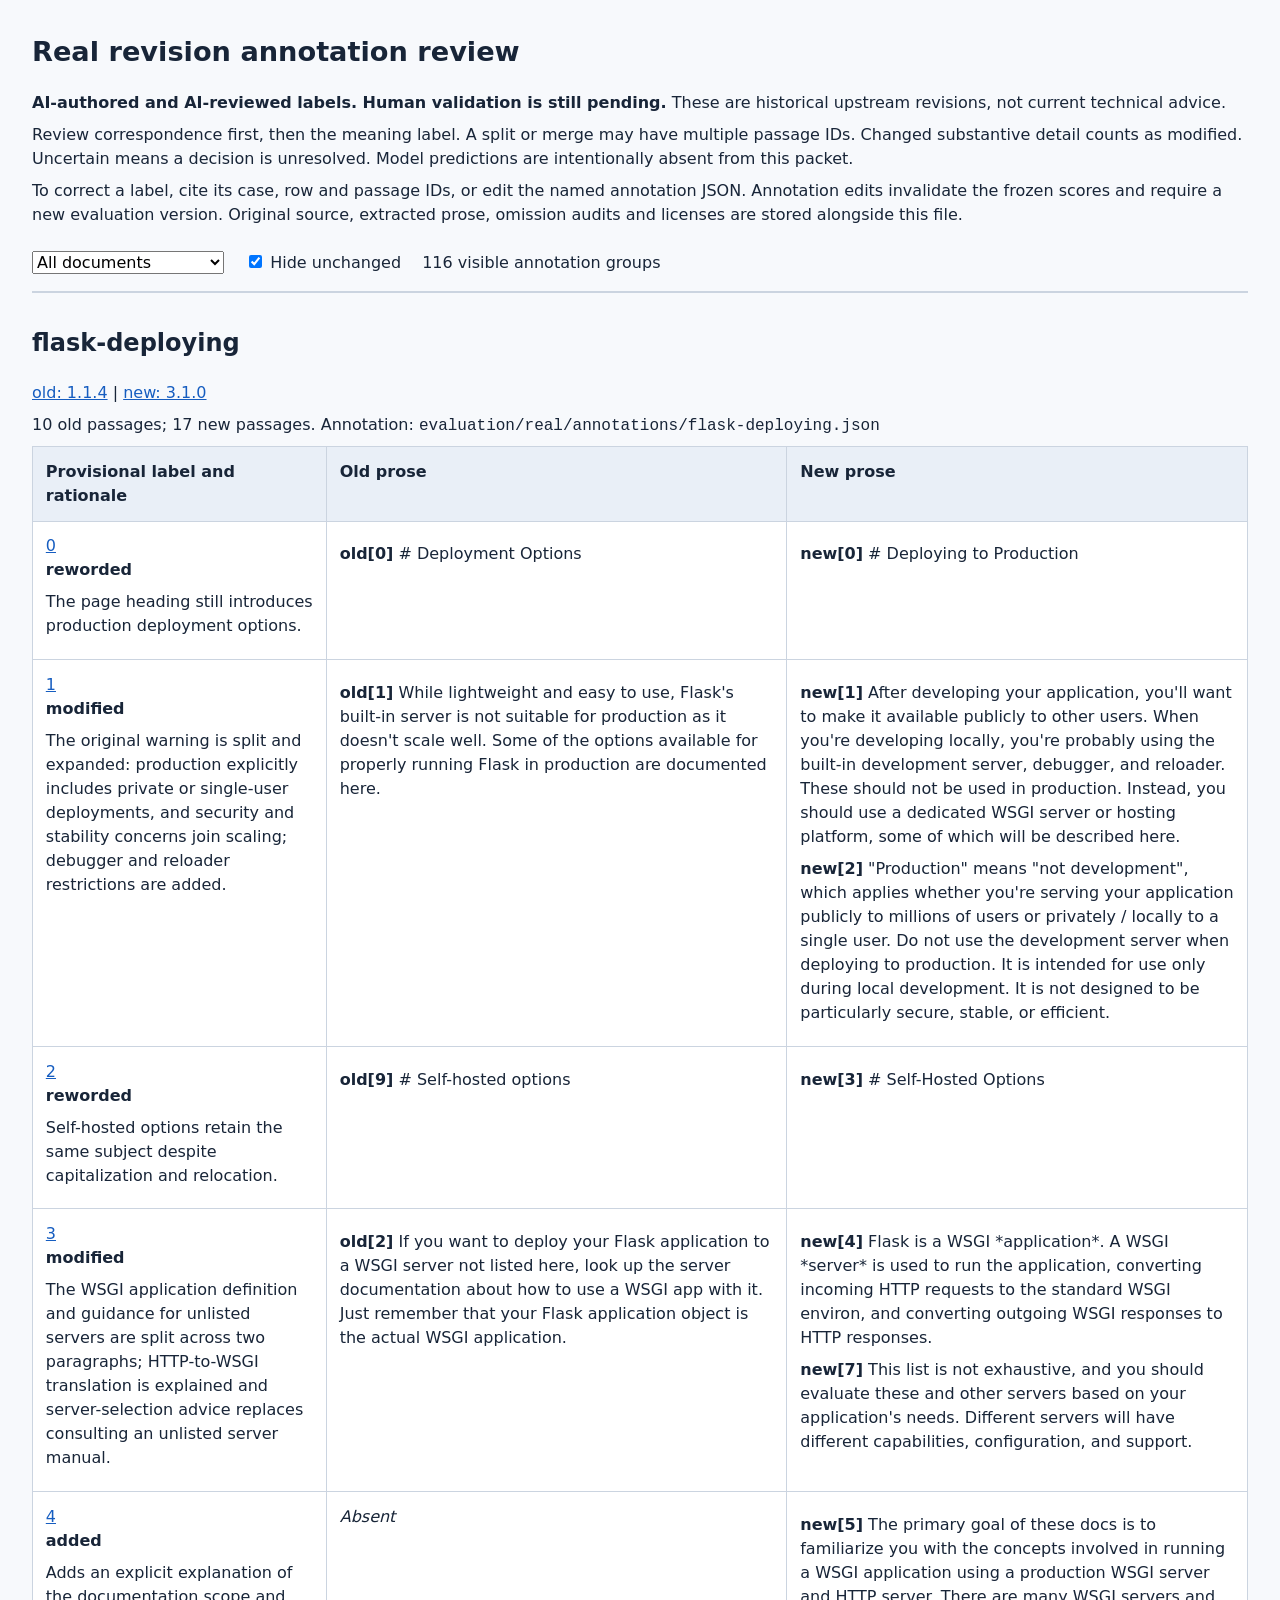
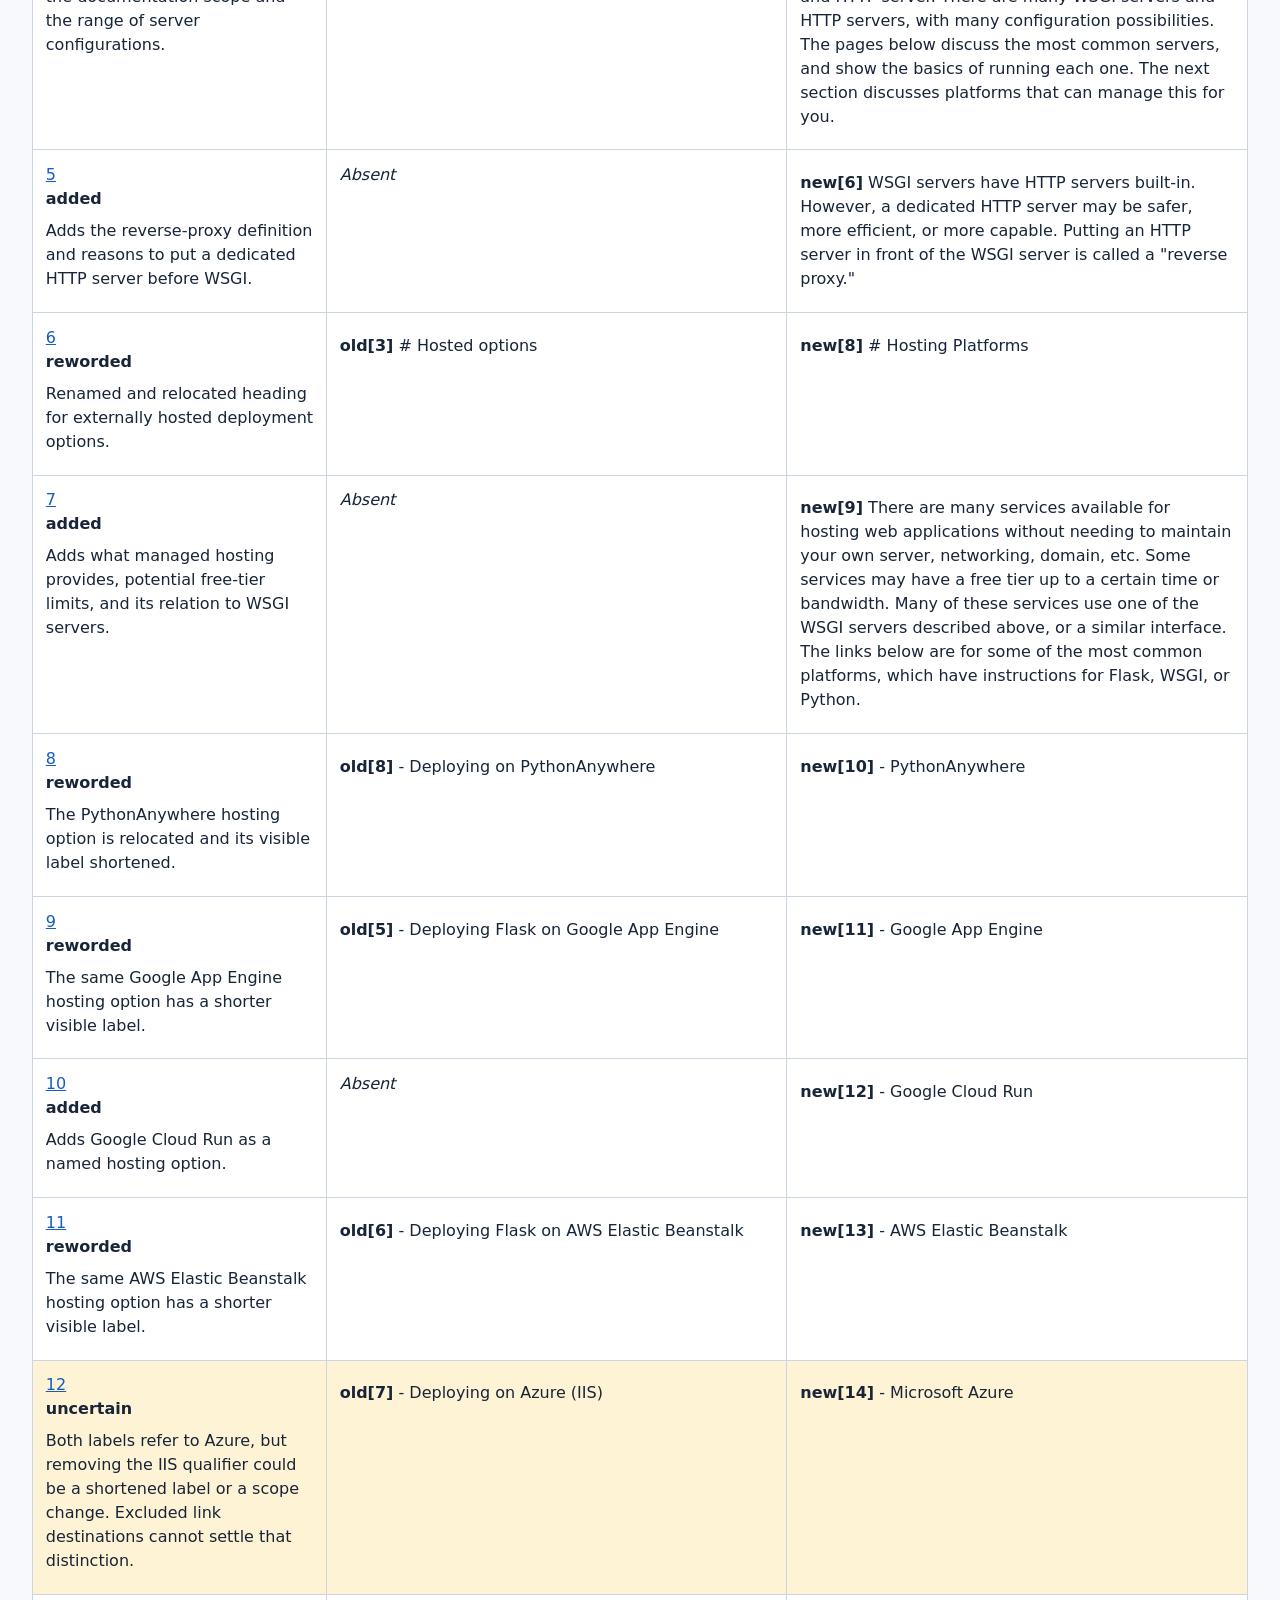
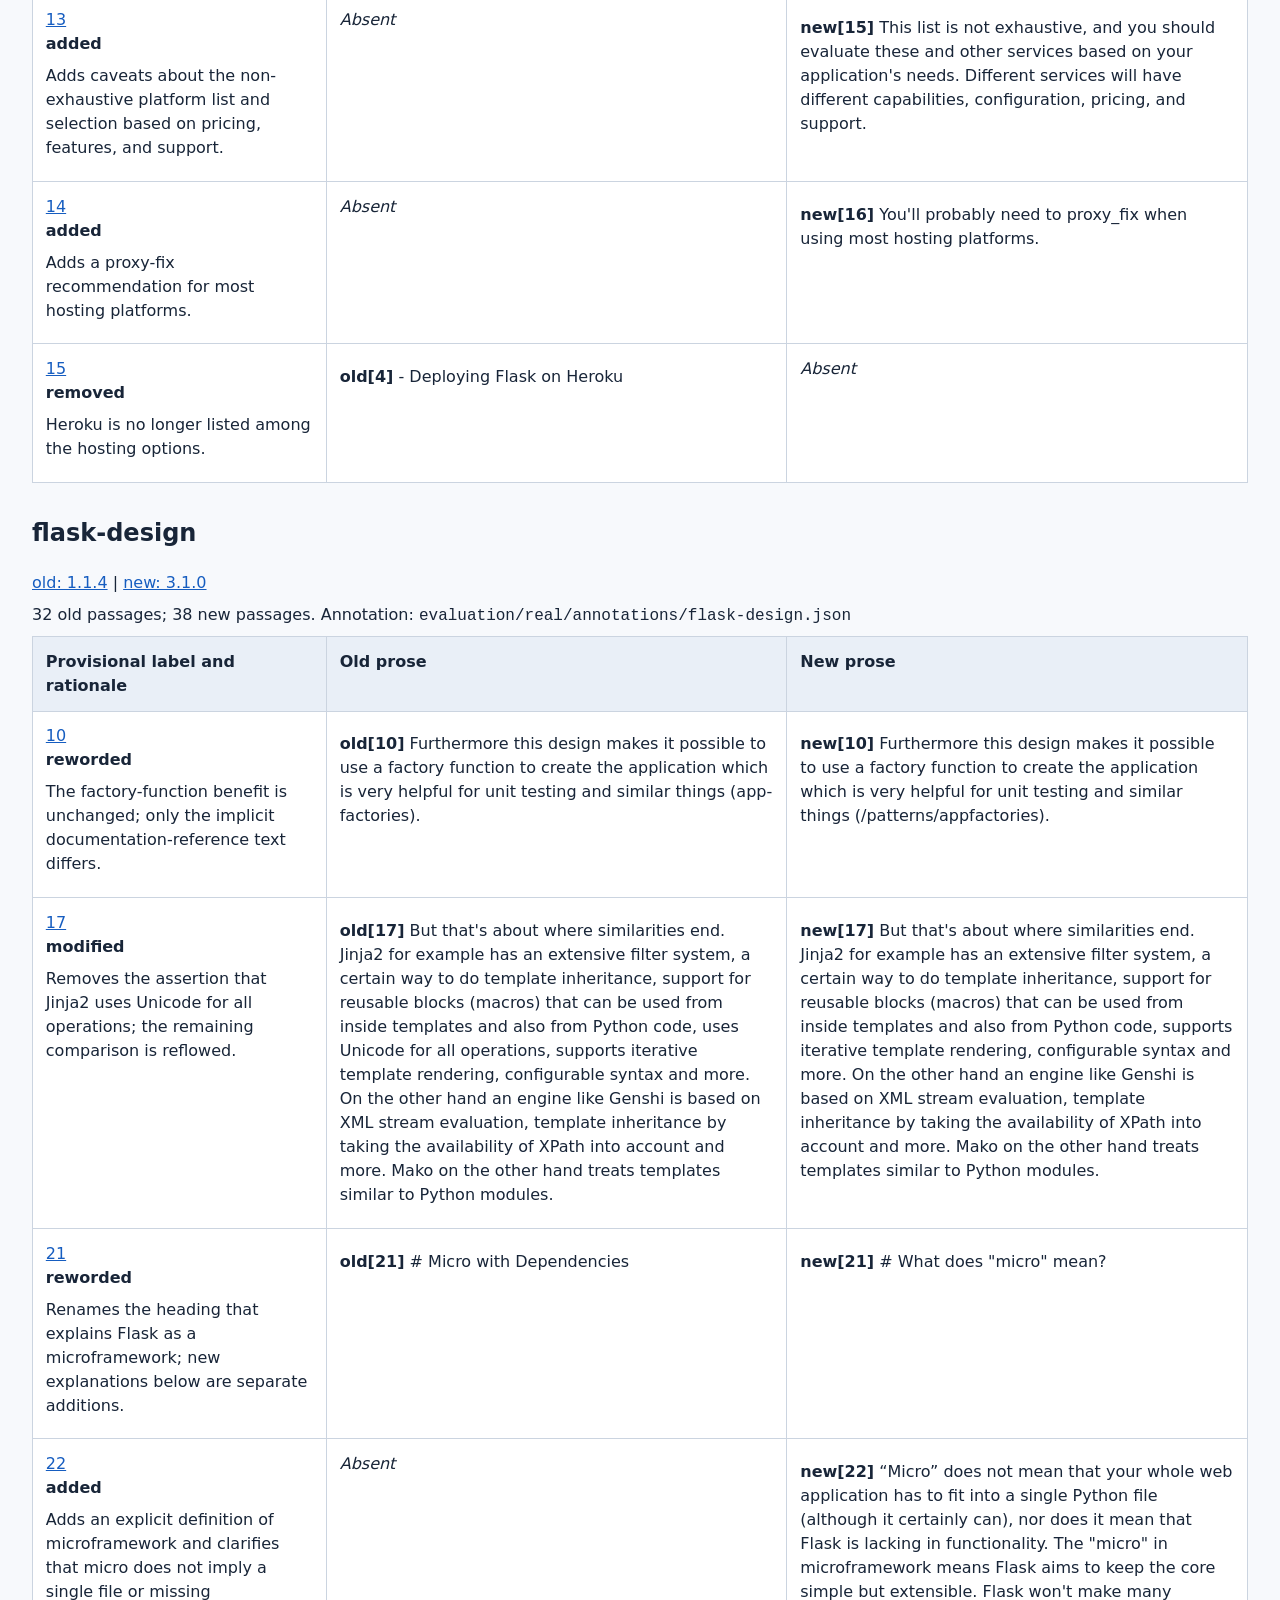
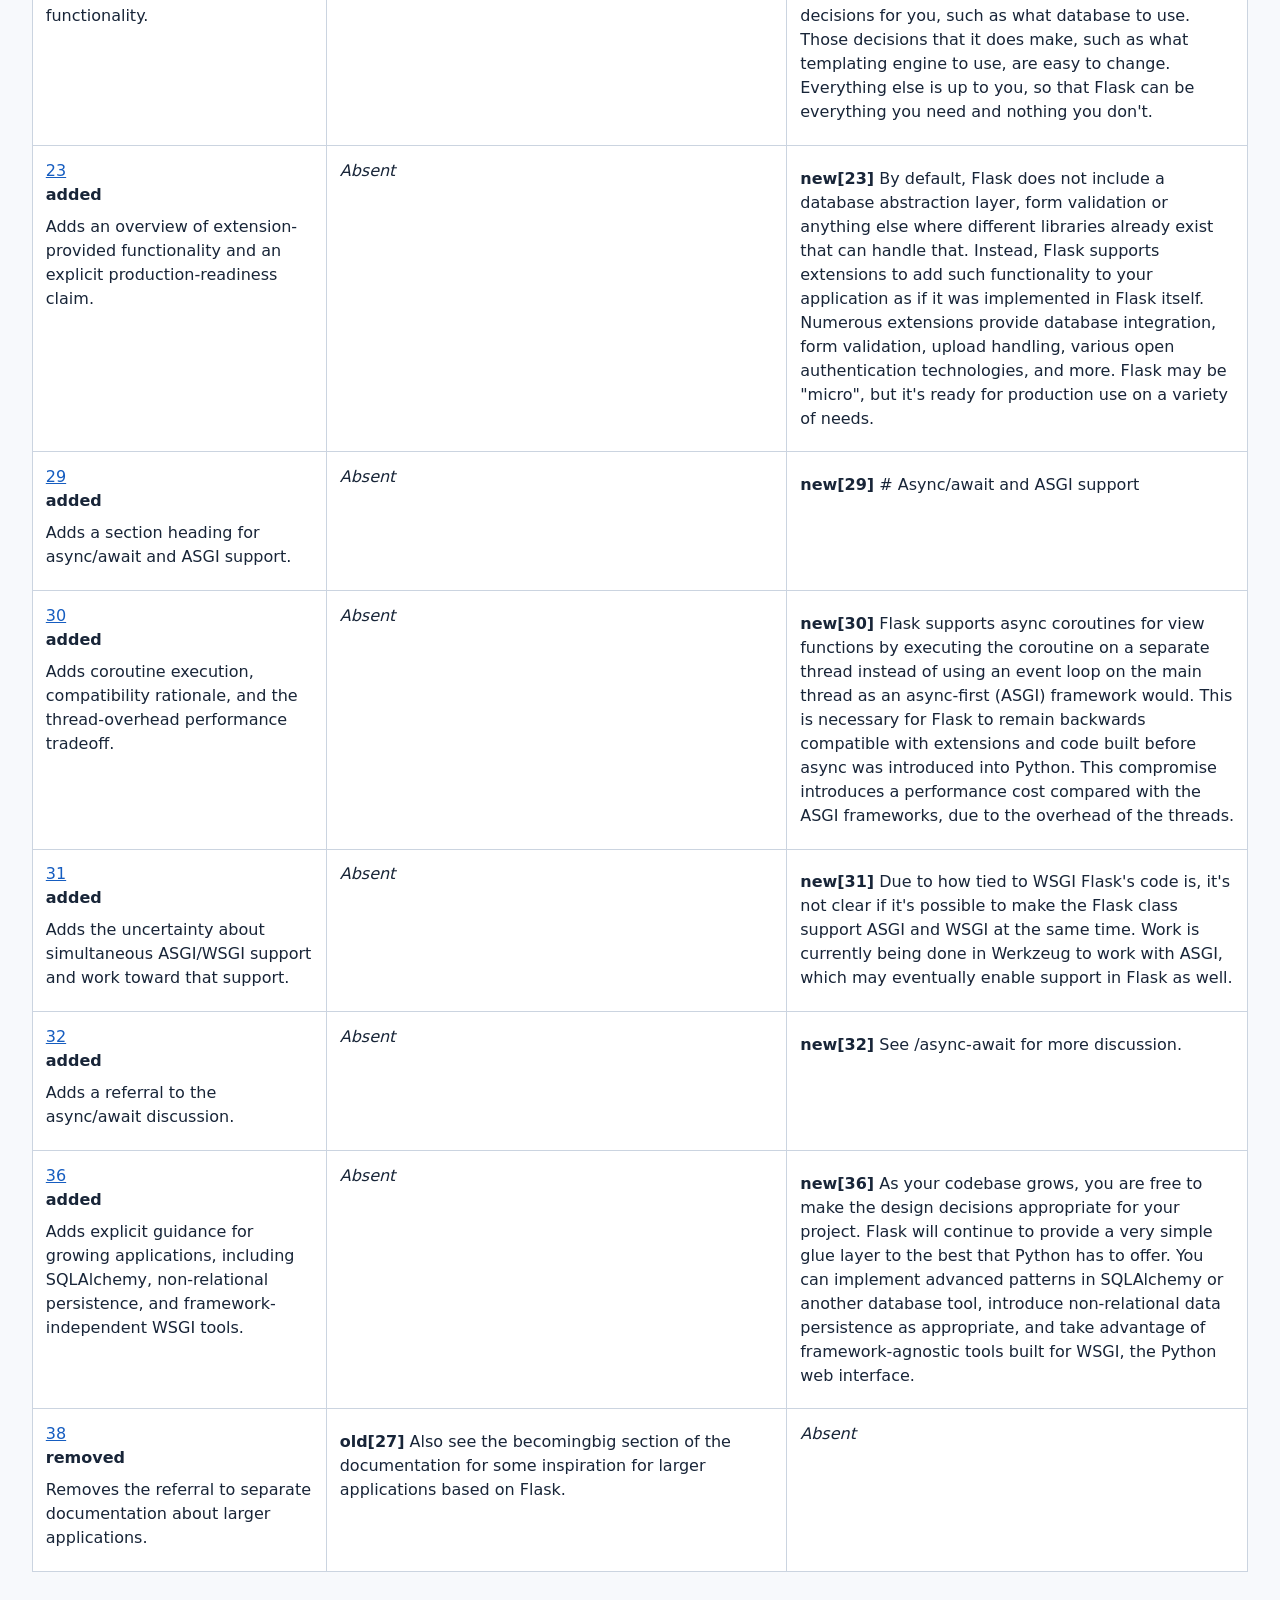
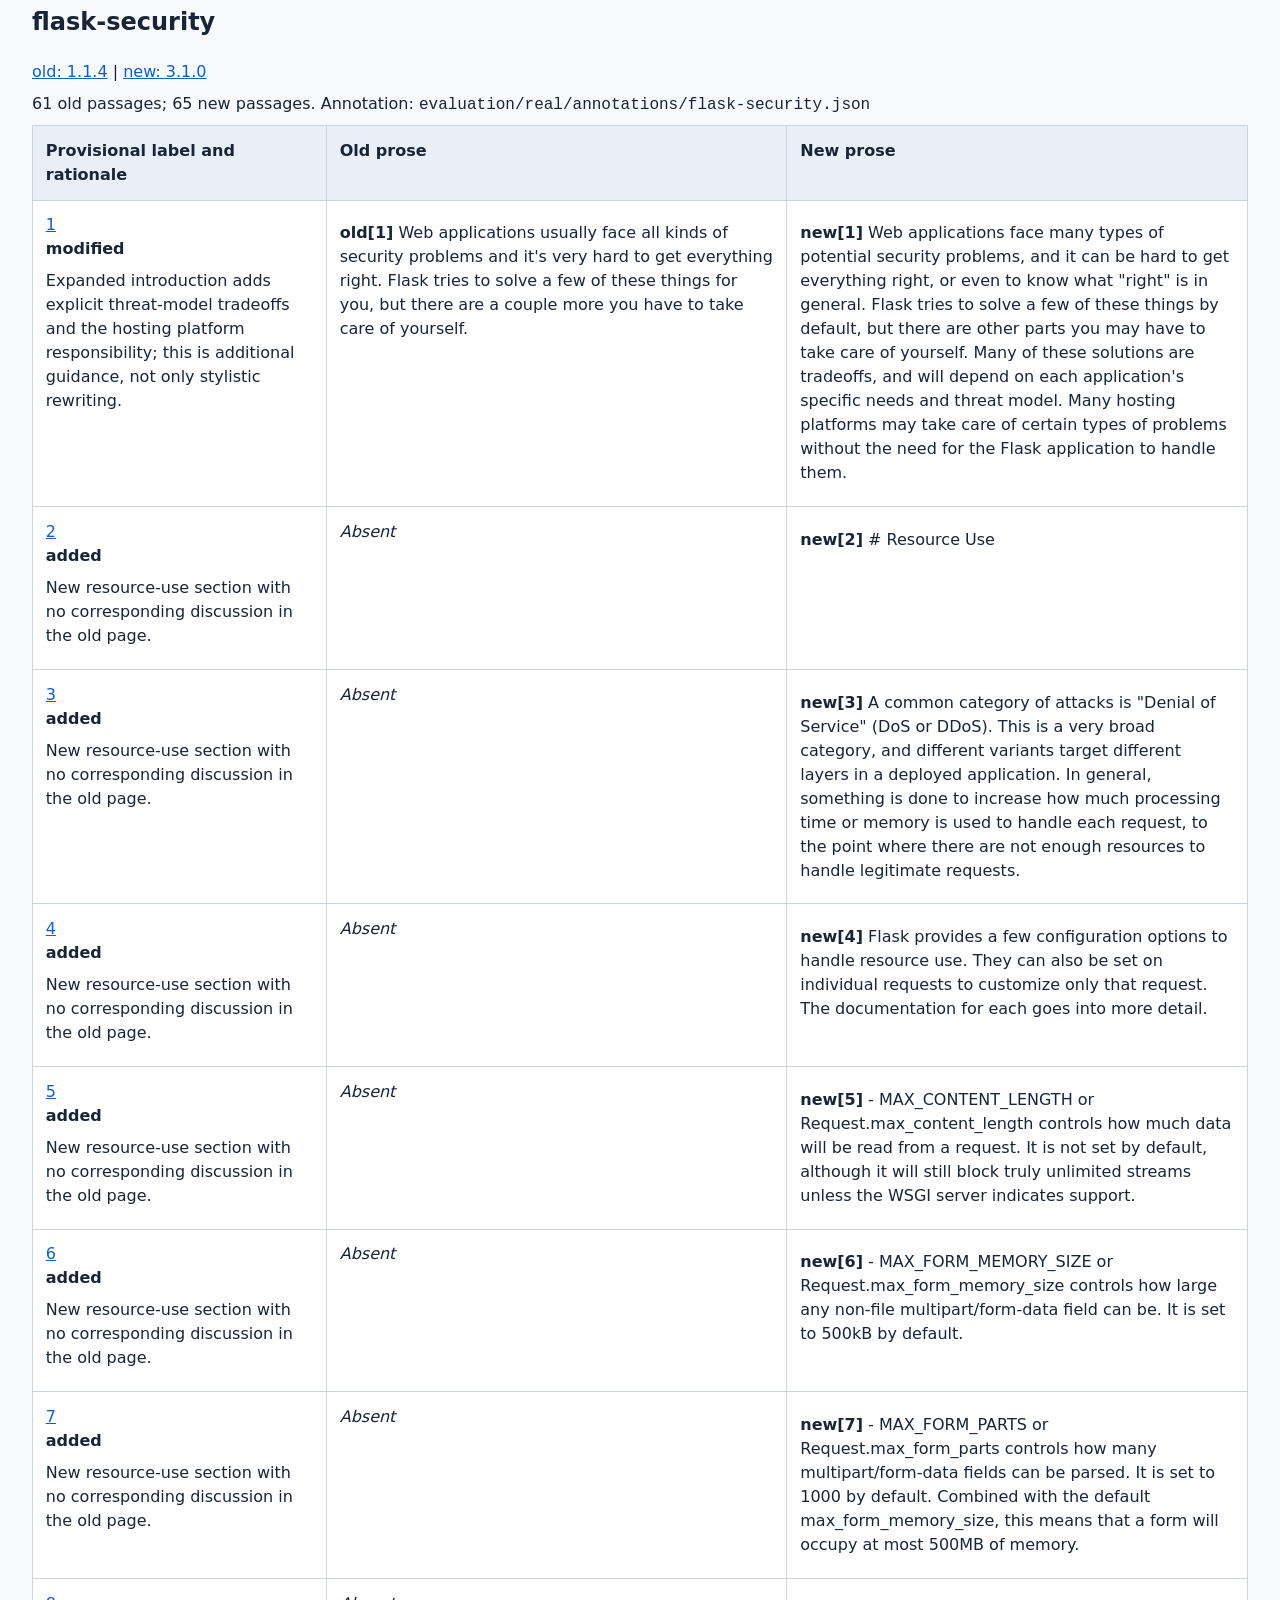
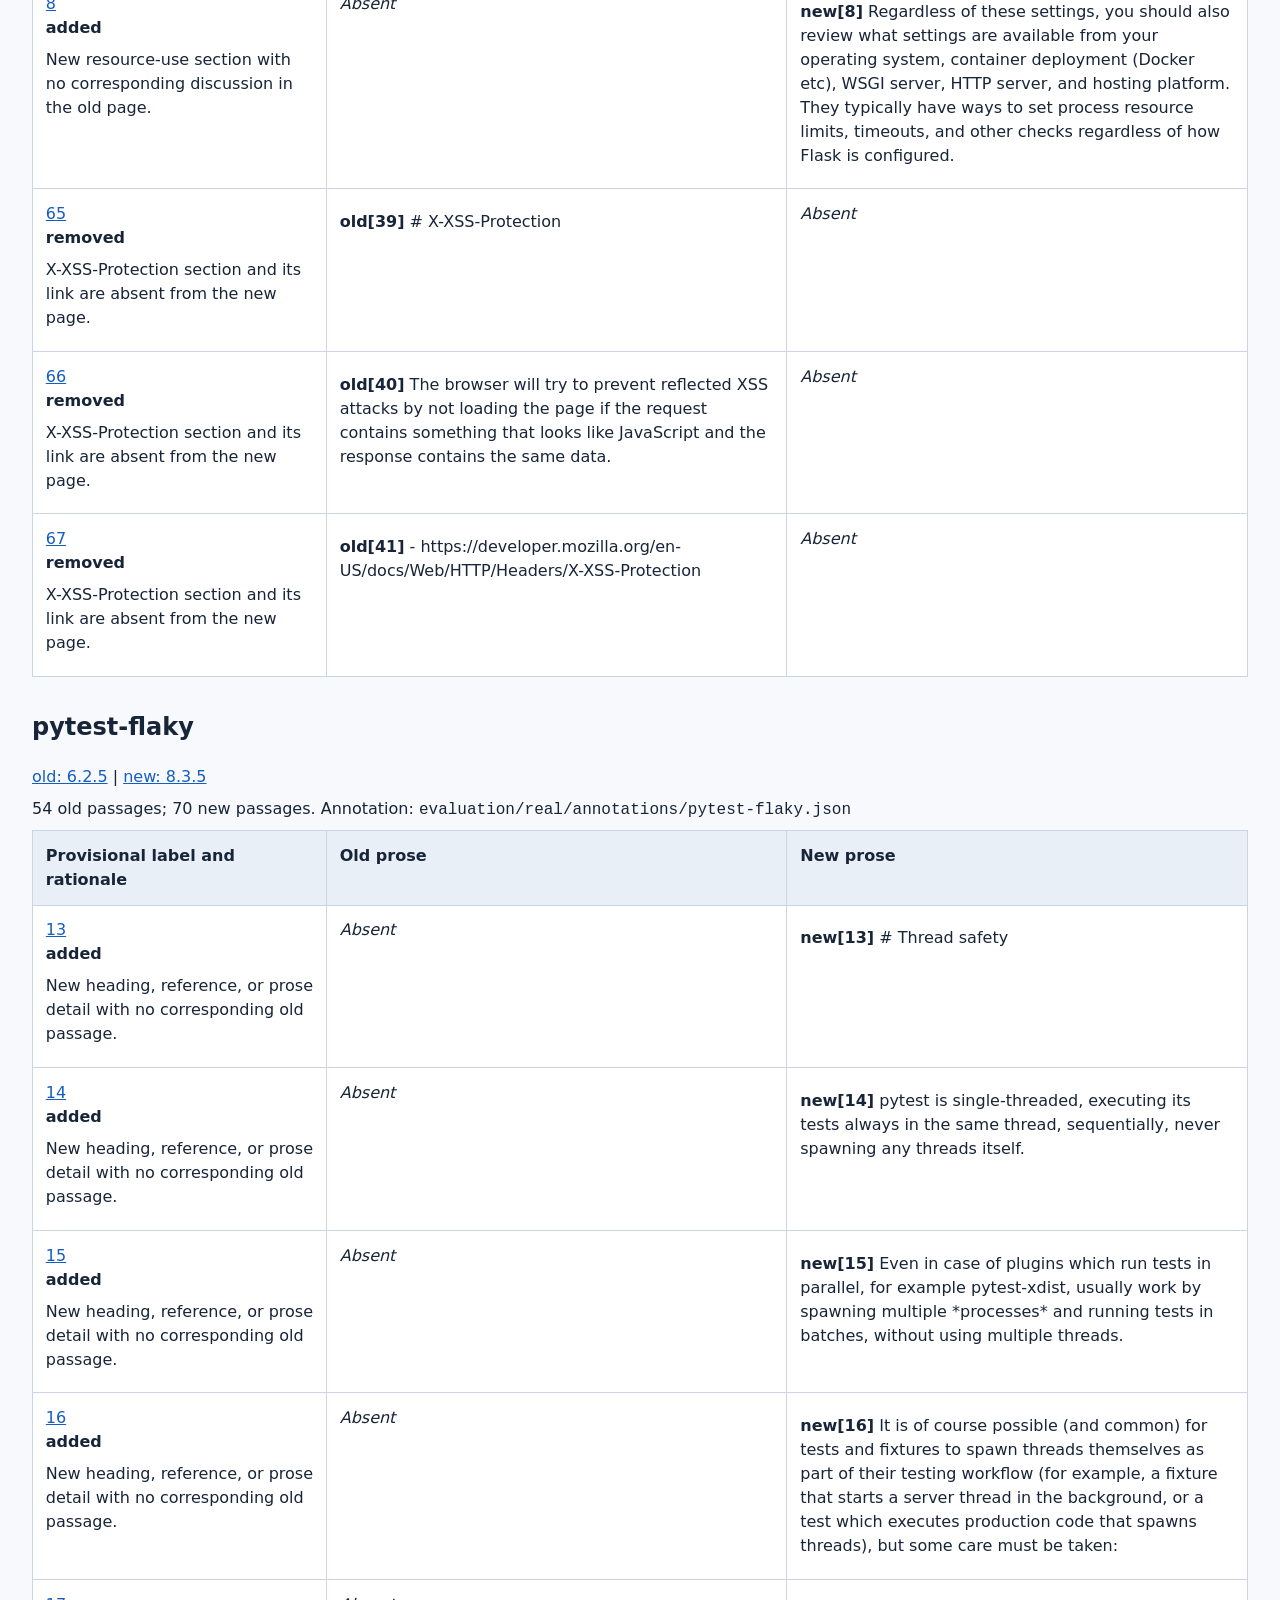
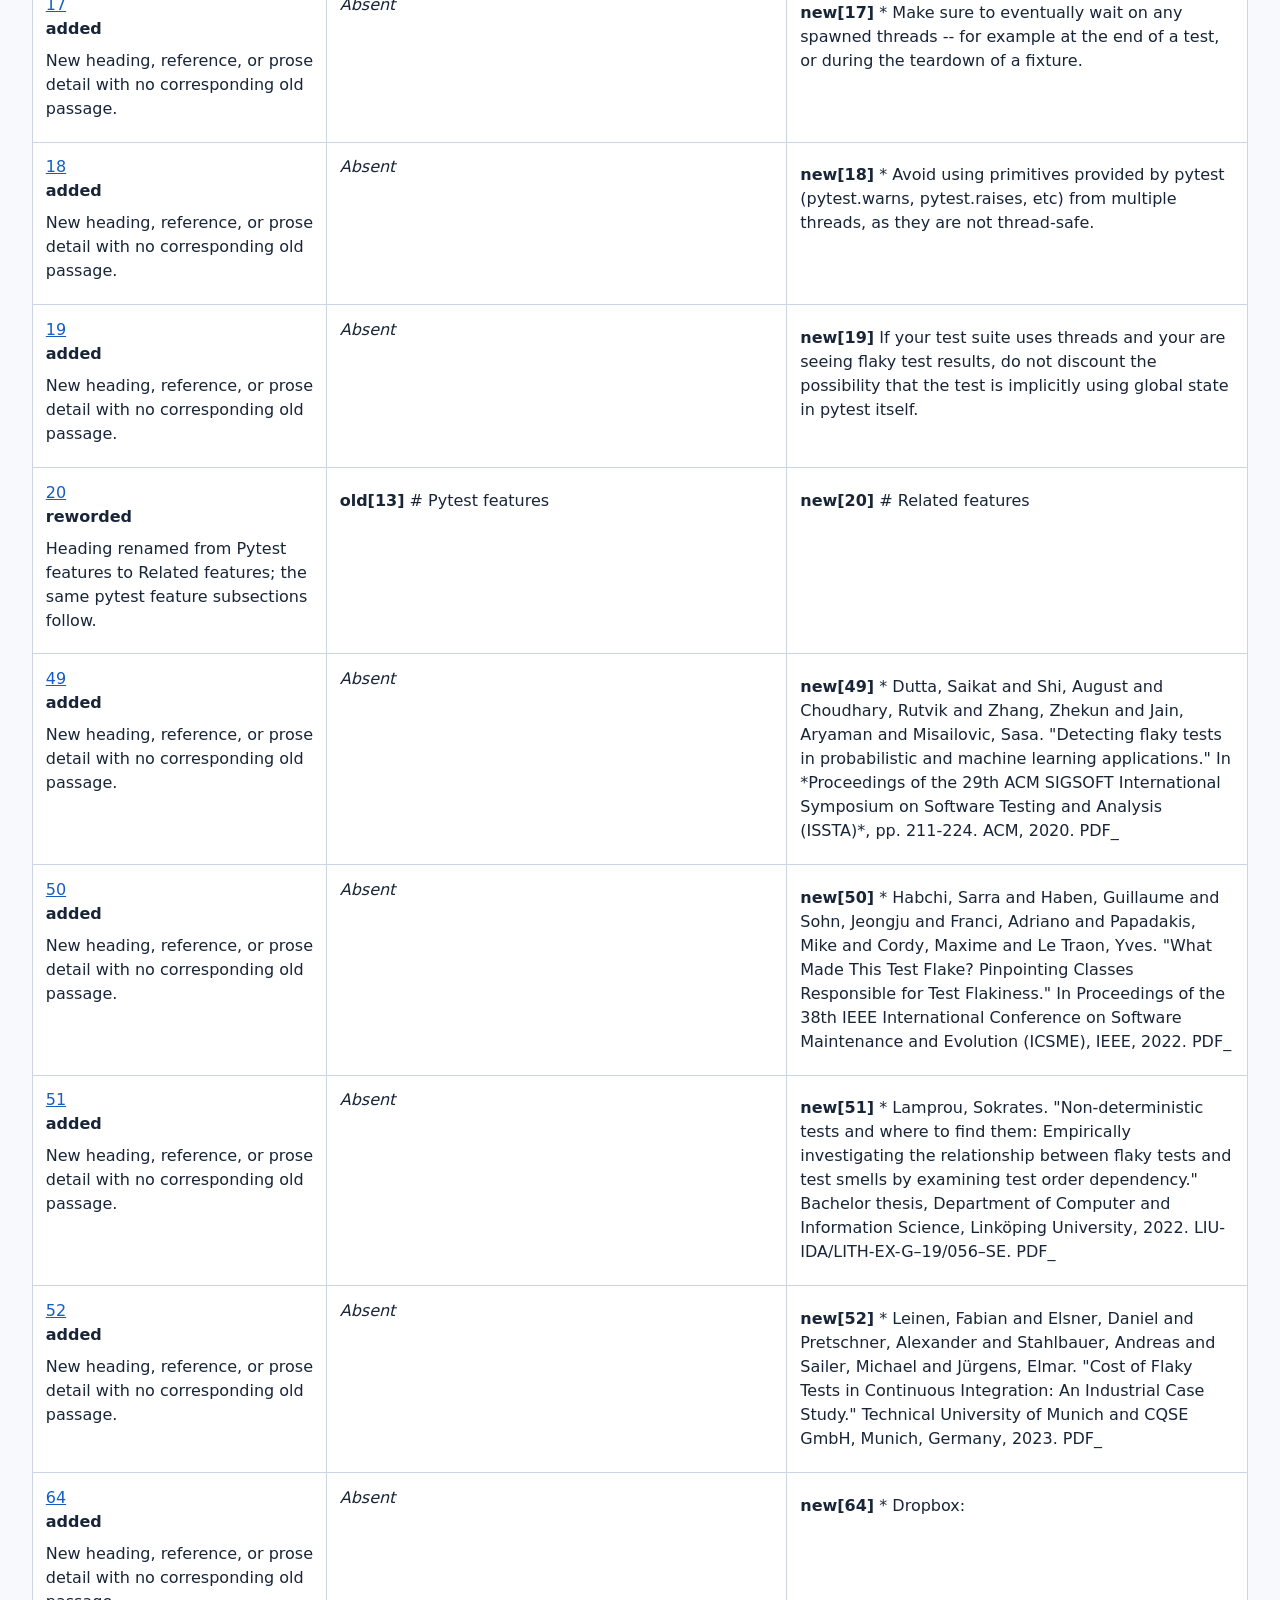
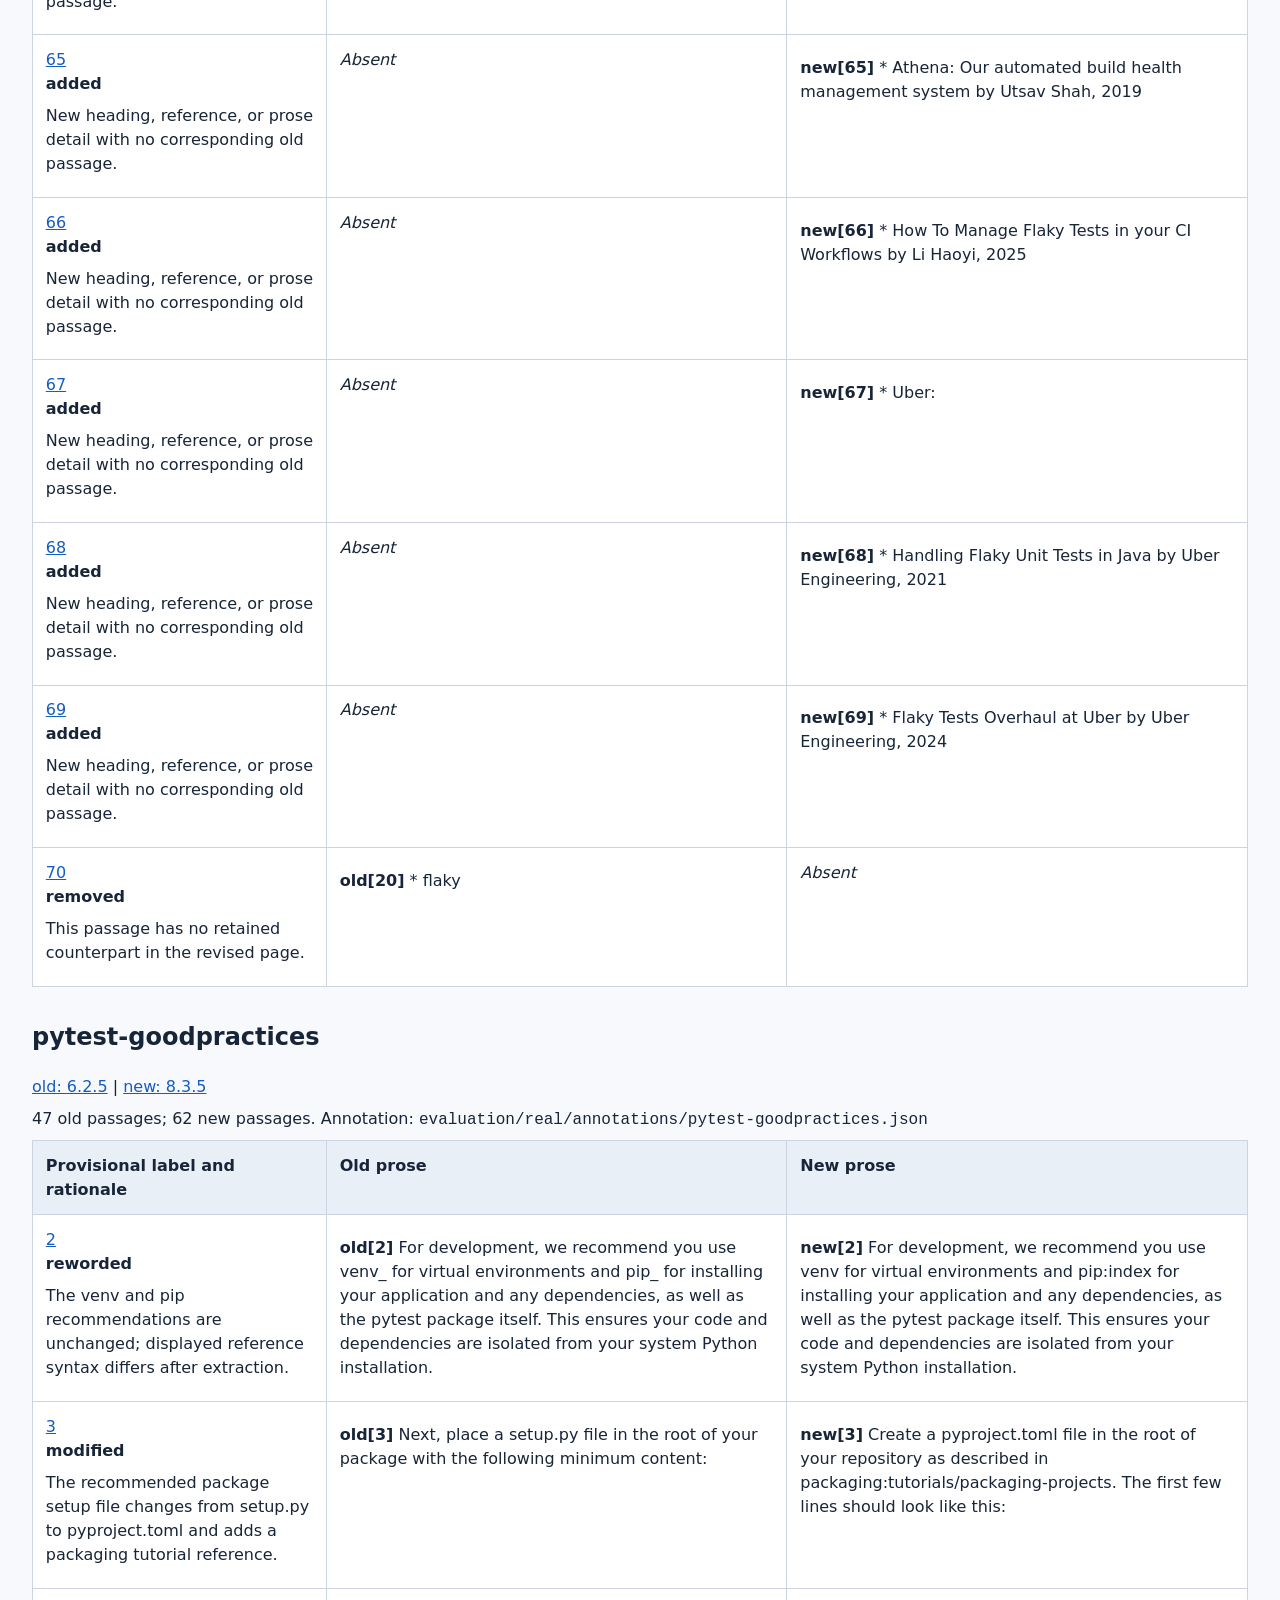
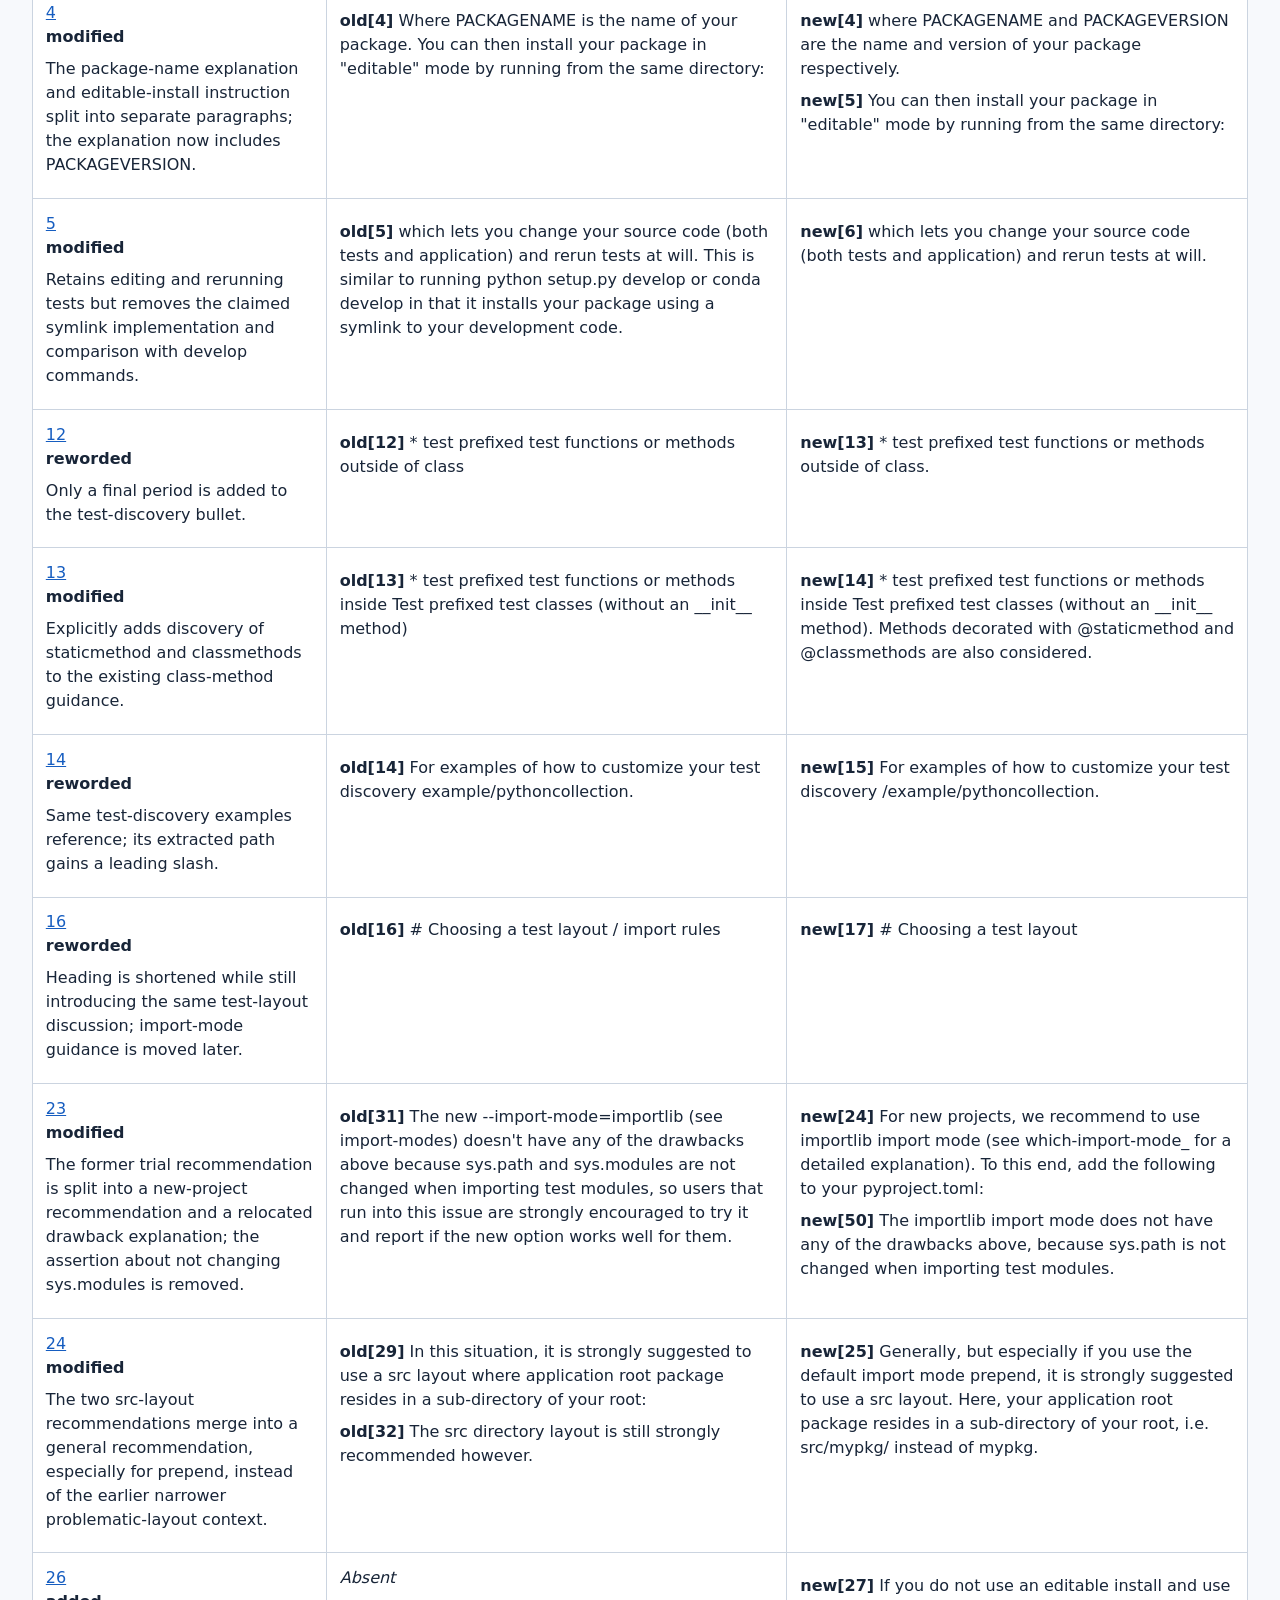
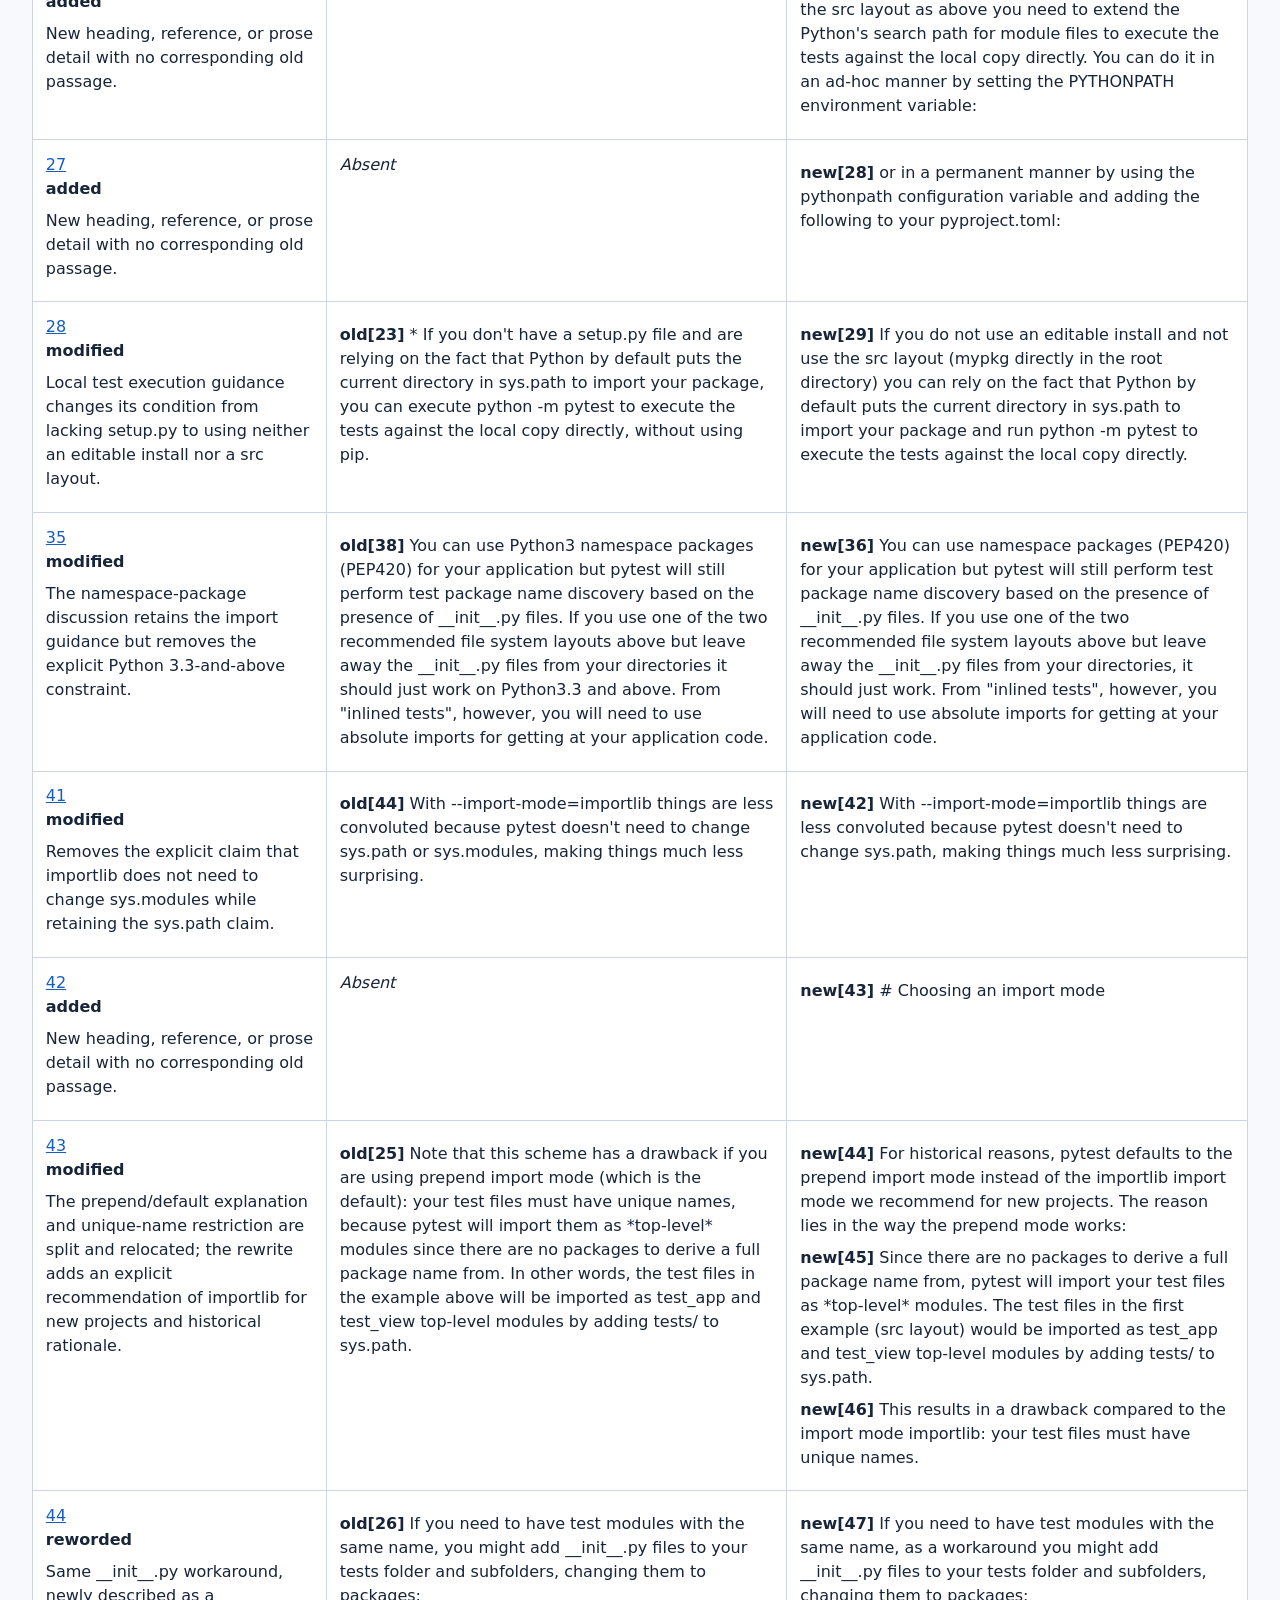
<file: evaluation/real/review.html>
<!doctype html><html lang="en"><meta charset="utf-8">
<meta name="viewport" content="width=device-width,initial-scale=1">
<title>Real revision annotation review | Semantic Change Radar</title>
<style>
body{font:16px/1.5 system-ui,sans-serif;margin:2rem;color:#182538;background:#f7f9fc}
h1{font-size:1.7rem}a{color:#165dc0}p{margin:.5rem 0}table{border-collapse:collapse;width:100%;
table-layout:fixed;background:white}th,td{border:1px solid #cbd4e0;padding:.8rem;vertical-align:top;
overflow-wrap:anywhere}th:first-child,td:first-child{width:22%}th{text-align:left;background:#e9eff7}
section{margin:2rem 0}nav{position:sticky;top:0;background:#f7f9fc;padding:1rem 0;border-bottom:2px
solid #cbd4e0}select,label{font:inherit;margin-right:1rem}tr[data-status=uncertain]{background:#fff3d5}
@media(max-width:700px){body{margin:.5rem}table{font-size:13px}th,td{padding:.3rem}}
</style><h1>Real revision annotation review</h1>
<p><strong>AI-authored and AI-reviewed labels. Human validation is still pending.</strong>
These are historical upstream revisions, not current technical advice.</p>
<p>Review correspondence first, then the meaning label. A split or merge may have multiple
passage IDs. Changed substantive detail counts as modified. Uncertain means a decision is
unresolved. Model predictions are intentionally absent from this packet.</p>
<p>To correct a label, cite its case, row and passage IDs, or edit the named annotation JSON.
Annotation edits invalidate the frozen scores and require a new evaluation version.
Original source, extracted prose, omission audits and licenses are stored alongside this file.</p>
<nav><select id="case"><option value="all">All documents</option><option value="flask-deploying">flask-deploying</option><option value="flask-design">flask-design</option><option value="flask-security">flask-security</option><option value="pytest-flaky">pytest-flaky</option><option value="pytest-goodpractices">pytest-goodpractices</option><option value="pytest-pythonpath">pytest-pythonpath</option><option value="requests-faq">requests-faq</option><option value="requests-advanced">requests-advanced</option></select>
<label><input type="checkbox" id="hide" checked> Hide unchanged</label>
<span id="count"></span></nav><section data-case="flask-deploying"><h2>flask-deploying</h2><p><a href="https://github.com/pallets/flask/blob/1ca199f9b38b70a4e97cb47a4252ffd7fccc008c/docs/deploying/index.rst">old: 1.1.4</a> | <a href="https://github.com/pallets/flask/blob/ab8149664182b662453a563161aa89013c806dc9/docs/deploying/index.rst">new: 3.1.0</a></p><p>10 old passages; 17 new passages. Annotation: <code>evaluation/real/annotations/flask-deploying.json</code></p><table><thead><tr><th>Provisional label and rationale</th><th>Old prose</th><th>New prose</th></tr></thead><tbody><tr data-status="reworded" id="flask-deploying-0"><td><a href="#flask-deploying-0">0</a><br><strong>reworded</strong><p>The page heading still introduces production deployment options.</p></td><td><p><b>old[0]</b> # Deployment Options</p></td><td><p><b>new[0]</b> # Deploying to Production</p></td></tr><tr data-status="modified" id="flask-deploying-1"><td><a href="#flask-deploying-1">1</a><br><strong>modified</strong><p>The original warning is split and expanded: production explicitly includes private or single-user deployments, and security and stability concerns join scaling; debugger and reloader restrictions are added.</p></td><td><p><b>old[1]</b> While lightweight and easy to use, Flask&#x27;s built-in server is not suitable for production as it doesn&#x27;t scale well.  Some of the options available for properly running Flask in production are documented here.</p></td><td><p><b>new[1]</b> After developing your application, you&#x27;ll want to make it available publicly to other users. When you&#x27;re developing locally, you&#x27;re probably using the built-in development server, debugger, and reloader. These should not be used in production. Instead, you should use a dedicated WSGI server or hosting platform, some of which will be described here.</p><p><b>new[2]</b> &quot;Production&quot; means &quot;not development&quot;, which applies whether you&#x27;re serving your application publicly to millions of users or privately / locally to a single user. Do not use the development server when deploying to production. It is intended for use only during local development. It is not designed to be particularly secure, stable, or efficient.</p></td></tr><tr data-status="reworded" id="flask-deploying-2"><td><a href="#flask-deploying-2">2</a><br><strong>reworded</strong><p>Self-hosted options retain the same subject despite capitalization and relocation.</p></td><td><p><b>old[9]</b> # Self-hosted options</p></td><td><p><b>new[3]</b> # Self-Hosted Options</p></td></tr><tr data-status="modified" id="flask-deploying-3"><td><a href="#flask-deploying-3">3</a><br><strong>modified</strong><p>The WSGI application definition and guidance for unlisted servers are split across two paragraphs; HTTP-to-WSGI translation is explained and server-selection advice replaces consulting an unlisted server manual.</p></td><td><p><b>old[2]</b> If you want to deploy your Flask application to a WSGI server not listed here, look up the server documentation about how to use a WSGI app with it.  Just remember that your Flask application object is the actual WSGI application.</p></td><td><p><b>new[4]</b> Flask is a WSGI *application*. A WSGI *server* is used to run the application, converting incoming HTTP requests to the standard WSGI environ, and converting outgoing WSGI responses to HTTP responses.</p><p><b>new[7]</b> This list is not exhaustive, and you should evaluate these and other servers based on your application&#x27;s needs. Different servers will have different capabilities, configuration, and support.</p></td></tr><tr data-status="added" id="flask-deploying-4"><td><a href="#flask-deploying-4">4</a><br><strong>added</strong><p>Adds an explicit explanation of the documentation scope and the range of server configurations.</p></td><td><i>Absent</i></td><td><p><b>new[5]</b> The primary goal of these docs is to familiarize you with the concepts involved in running a WSGI application using a production WSGI server and HTTP server. There are many WSGI servers and HTTP servers, with many configuration possibilities. The pages below discuss the most common servers, and show the basics of running each one. The next section discusses platforms that can manage this for you.</p></td></tr><tr data-status="added" id="flask-deploying-5"><td><a href="#flask-deploying-5">5</a><br><strong>added</strong><p>Adds the reverse-proxy definition and reasons to put a dedicated HTTP server before WSGI.</p></td><td><i>Absent</i></td><td><p><b>new[6]</b> WSGI servers have HTTP servers built-in. However, a dedicated HTTP server may be safer, more efficient, or more capable. Putting an HTTP server in front of the WSGI server is called a &quot;reverse proxy.&quot;</p></td></tr><tr data-status="reworded" id="flask-deploying-6"><td><a href="#flask-deploying-6">6</a><br><strong>reworded</strong><p>Renamed and relocated heading for externally hosted deployment options.</p></td><td><p><b>old[3]</b> # Hosted options</p></td><td><p><b>new[8]</b> # Hosting Platforms</p></td></tr><tr data-status="added" id="flask-deploying-7"><td><a href="#flask-deploying-7">7</a><br><strong>added</strong><p>Adds what managed hosting provides, potential free-tier limits, and its relation to WSGI servers.</p></td><td><i>Absent</i></td><td><p><b>new[9]</b> There are many services available for hosting web applications without needing to maintain your own server, networking, domain, etc. Some services may have a free tier up to a certain time or bandwidth. Many of these services use one of the WSGI servers described above, or a similar interface. The links below are for some of the most common platforms, which have instructions for Flask, WSGI, or Python.</p></td></tr><tr data-status="reworded" id="flask-deploying-8"><td><a href="#flask-deploying-8">8</a><br><strong>reworded</strong><p>The PythonAnywhere hosting option is relocated and its visible label shortened.</p></td><td><p><b>old[8]</b> - Deploying on PythonAnywhere</p></td><td><p><b>new[10]</b> - PythonAnywhere</p></td></tr><tr data-status="reworded" id="flask-deploying-9"><td><a href="#flask-deploying-9">9</a><br><strong>reworded</strong><p>The same Google App Engine hosting option has a shorter visible label.</p></td><td><p><b>old[5]</b> - Deploying Flask on Google App Engine</p></td><td><p><b>new[11]</b> - Google App Engine</p></td></tr><tr data-status="added" id="flask-deploying-10"><td><a href="#flask-deploying-10">10</a><br><strong>added</strong><p>Adds Google Cloud Run as a named hosting option.</p></td><td><i>Absent</i></td><td><p><b>new[12]</b> - Google Cloud Run</p></td></tr><tr data-status="reworded" id="flask-deploying-11"><td><a href="#flask-deploying-11">11</a><br><strong>reworded</strong><p>The same AWS Elastic Beanstalk hosting option has a shorter visible label.</p></td><td><p><b>old[6]</b> - Deploying Flask on AWS Elastic Beanstalk</p></td><td><p><b>new[13]</b> - AWS Elastic Beanstalk</p></td></tr><tr data-status="uncertain" id="flask-deploying-12"><td><a href="#flask-deploying-12">12</a><br><strong>uncertain</strong><p>Both labels refer to Azure, but removing the IIS qualifier could be a shortened label or a scope change. Excluded link destinations cannot settle that distinction.</p></td><td><p><b>old[7]</b> - Deploying on Azure (IIS)</p></td><td><p><b>new[14]</b> - Microsoft Azure</p></td></tr><tr data-status="added" id="flask-deploying-13"><td><a href="#flask-deploying-13">13</a><br><strong>added</strong><p>Adds caveats about the non-exhaustive platform list and selection based on pricing, features, and support.</p></td><td><i>Absent</i></td><td><p><b>new[15]</b> This list is not exhaustive, and you should evaluate these and other services based on your application&#x27;s needs. Different services will have different capabilities, configuration, pricing, and support.</p></td></tr><tr data-status="added" id="flask-deploying-14"><td><a href="#flask-deploying-14">14</a><br><strong>added</strong><p>Adds a proxy-fix recommendation for most hosting platforms.</p></td><td><i>Absent</i></td><td><p><b>new[16]</b> You&#x27;ll probably need to proxy_fix when using most hosting platforms.</p></td></tr><tr data-status="removed" id="flask-deploying-15"><td><a href="#flask-deploying-15">15</a><br><strong>removed</strong><p>Heroku is no longer listed among the hosting options.</p></td><td><p><b>old[4]</b> - Deploying Flask on Heroku</p></td><td><i>Absent</i></td></tr></tbody></table></section><section data-case="flask-design"><h2>flask-design</h2><p><a href="https://github.com/pallets/flask/blob/1ca199f9b38b70a4e97cb47a4252ffd7fccc008c/docs/design.rst">old: 1.1.4</a> | <a href="https://github.com/pallets/flask/blob/ab8149664182b662453a563161aa89013c806dc9/docs/design.rst">new: 3.1.0</a></p><p>32 old passages; 38 new passages. Annotation: <code>evaluation/real/annotations/flask-design.json</code></p><table><thead><tr><th>Provisional label and rationale</th><th>Old prose</th><th>New prose</th></tr></thead><tbody><tr data-status="unchanged" id="flask-design-0"><td><a href="#flask-design-0">0</a><br><strong>unchanged</strong><p>Identical extracted prose.</p></td><td><p><b>old[0]</b> # Design Decisions in Flask</p></td><td><p><b>new[0]</b> # Design Decisions in Flask</p></td></tr><tr data-status="unchanged" id="flask-design-1"><td><a href="#flask-design-1">1</a><br><strong>unchanged</strong><p>Identical extracted prose.</p></td><td><p><b>old[1]</b> If you are curious why Flask does certain things the way it does and not differently, this section is for you.  This should give you an idea about some of the design decisions that may appear arbitrary and surprising at first, especially in direct comparison with other frameworks.</p></td><td><p><b>new[1]</b> If you are curious why Flask does certain things the way it does and not differently, this section is for you.  This should give you an idea about some of the design decisions that may appear arbitrary and surprising at first, especially in direct comparison with other frameworks.</p></td></tr><tr data-status="unchanged" id="flask-design-2"><td><a href="#flask-design-2">2</a><br><strong>unchanged</strong><p>Identical extracted prose.</p></td><td><p><b>old[2]</b> # The Explicit Application Object</p></td><td><p><b>new[2]</b> # The Explicit Application Object</p></td></tr><tr data-status="unchanged" id="flask-design-3"><td><a href="#flask-design-3">3</a><br><strong>unchanged</strong><p>Identical extracted prose.</p></td><td><p><b>old[3]</b> A Python web application based on WSGI has to have one central callable object that implements the actual application.  In Flask this is an instance of the Flask class.  Each Flask application has to create an instance of this class itself and pass it the name of the module, but why can&#x27;t Flask do that itself?</p></td><td><p><b>new[3]</b> A Python web application based on WSGI has to have one central callable object that implements the actual application.  In Flask this is an instance of the Flask class.  Each Flask application has to create an instance of this class itself and pass it the name of the module, but why can&#x27;t Flask do that itself?</p></td></tr><tr data-status="unchanged" id="flask-design-4"><td><a href="#flask-design-4">4</a><br><strong>unchanged</strong><p>Identical extracted prose.</p></td><td><p><b>old[4]</b> Without such an explicit application object the following code:</p></td><td><p><b>new[4]</b> Without such an explicit application object the following code:</p></td></tr><tr data-status="unchanged" id="flask-design-5"><td><a href="#flask-design-5">5</a><br><strong>unchanged</strong><p>Identical extracted prose.</p></td><td><p><b>old[5]</b> Would look like this instead:</p></td><td><p><b>new[5]</b> Would look like this instead:</p></td></tr><tr data-status="unchanged" id="flask-design-6"><td><a href="#flask-design-6">6</a><br><strong>unchanged</strong><p>Identical extracted prose.</p></td><td><p><b>old[6]</b> There are three major reasons for this.  The most important one is that implicit application objects require that there may only be one instance at the time.  There are ways to fake multiple applications with a single application object, like maintaining a stack of applications, but this causes some problems I won&#x27;t outline here in detail.  Now the question is: when does a microframework need more than one application at the same time?  A good example for this is unit testing.  When you want to test something it can be very helpful to create a minimal application to test specific behavior.  When the application object is deleted everything it allocated will be freed again.</p></td><td><p><b>new[6]</b> There are three major reasons for this.  The most important one is that implicit application objects require that there may only be one instance at the time.  There are ways to fake multiple applications with a single application object, like maintaining a stack of applications, but this causes some problems I won&#x27;t outline here in detail.  Now the question is: when does a microframework need more than one application at the same time?  A good example for this is unit testing.  When you want to test something it can be very helpful to create a minimal application to test specific behavior.  When the application object is deleted everything it allocated will be freed again.</p></td></tr><tr data-status="unchanged" id="flask-design-7"><td><a href="#flask-design-7">7</a><br><strong>unchanged</strong><p>Identical extracted prose.</p></td><td><p><b>old[7]</b> Another thing that becomes possible when you have an explicit object lying around in your code is that you can subclass the base class (Flask) to alter specific behavior.  This would not be possible without hacks if the object were created ahead of time for you based on a class that is not exposed to you.</p></td><td><p><b>new[7]</b> Another thing that becomes possible when you have an explicit object lying around in your code is that you can subclass the base class (Flask) to alter specific behavior.  This would not be possible without hacks if the object were created ahead of time for you based on a class that is not exposed to you.</p></td></tr><tr data-status="unchanged" id="flask-design-8"><td><a href="#flask-design-8">8</a><br><strong>unchanged</strong><p>Identical extracted prose.</p></td><td><p><b>old[8]</b> But there is another very important reason why Flask depends on an explicit instantiation of that class: the package name.  Whenever you create a Flask instance you usually pass it __name__ as package name. Flask depends on that information to properly load resources relative to your module.  With Python&#x27;s outstanding support for reflection it can then access the package to figure out where the templates and static files are stored (see open_resource).  Now obviously there are frameworks around that do not need any configuration and will still be able to load templates relative to your application module.  But they have to use the current working directory for that, which is a very unreliable way to determine where the application is.  The current working directory is process-wide and if you are running multiple applications in one process (which could happen in a webserver without you knowing) the paths will be off.  Worse: many webservers do not set the working directory to the directory of your application but to the document root which does not have to be the same folder.</p></td><td><p><b>new[8]</b> But there is another very important reason why Flask depends on an explicit instantiation of that class: the package name.  Whenever you create a Flask instance you usually pass it __name__ as package name. Flask depends on that information to properly load resources relative to your module.  With Python&#x27;s outstanding support for reflection it can then access the package to figure out where the templates and static files are stored (see open_resource).  Now obviously there are frameworks around that do not need any configuration and will still be able to load templates relative to your application module.  But they have to use the current working directory for that, which is a very unreliable way to determine where the application is.  The current working directory is process-wide and if you are running multiple applications in one process (which could happen in a webserver without you knowing) the paths will be off.  Worse: many webservers do not set the working directory to the directory of your application but to the document root which does not have to be the same folder.</p></td></tr><tr data-status="unchanged" id="flask-design-9"><td><a href="#flask-design-9">9</a><br><strong>unchanged</strong><p>Identical extracted prose.</p></td><td><p><b>old[9]</b> The third reason is &quot;explicit is better than implicit&quot;.  That object is your WSGI application, you don&#x27;t have to remember anything else.  If you want to apply a WSGI middleware, just wrap it and you&#x27;re done (though there are better ways to do that so that you do not lose the reference to the application object wsgi_app).</p></td><td><p><b>new[9]</b> The third reason is &quot;explicit is better than implicit&quot;.  That object is your WSGI application, you don&#x27;t have to remember anything else.  If you want to apply a WSGI middleware, just wrap it and you&#x27;re done (though there are better ways to do that so that you do not lose the reference to the application object wsgi_app).</p></td></tr><tr data-status="reworded" id="flask-design-10"><td><a href="#flask-design-10">10</a><br><strong>reworded</strong><p>The factory-function benefit is unchanged; only the implicit documentation-reference text differs.</p></td><td><p><b>old[10]</b> Furthermore this design makes it possible to use a factory function to create the application which is very helpful for unit testing and similar things (app-factories).</p></td><td><p><b>new[10]</b> Furthermore this design makes it possible to use a factory function to create the application which is very helpful for unit testing and similar things (/patterns/appfactories).</p></td></tr><tr data-status="unchanged" id="flask-design-11"><td><a href="#flask-design-11">11</a><br><strong>unchanged</strong><p>Identical extracted prose.</p></td><td><p><b>old[11]</b> # The Routing System</p></td><td><p><b>new[11]</b> # The Routing System</p></td></tr><tr data-status="unchanged" id="flask-design-12"><td><a href="#flask-design-12">12</a><br><strong>unchanged</strong><p>Identical extracted prose.</p></td><td><p><b>old[12]</b> Flask uses the Werkzeug routing system which was designed to automatically order routes by complexity.  This means that you can declare routes in arbitrary order and they will still work as expected.  This is a requirement if you want to properly implement decorator based routing since decorators could be fired in undefined order when the application is split into multiple modules.</p></td><td><p><b>new[12]</b> Flask uses the Werkzeug routing system which was designed to automatically order routes by complexity.  This means that you can declare routes in arbitrary order and they will still work as expected.  This is a requirement if you want to properly implement decorator based routing since decorators could be fired in undefined order when the application is split into multiple modules.</p></td></tr><tr data-status="unchanged" id="flask-design-13"><td><a href="#flask-design-13">13</a><br><strong>unchanged</strong><p>Identical extracted prose.</p></td><td><p><b>old[13]</b> Another design decision with the Werkzeug routing system is that routes in Werkzeug try to ensure that URLs are unique.  Werkzeug will go quite far with that in that it will automatically redirect to a canonical URL if a route is ambiguous.</p></td><td><p><b>new[13]</b> Another design decision with the Werkzeug routing system is that routes in Werkzeug try to ensure that URLs are unique.  Werkzeug will go quite far with that in that it will automatically redirect to a canonical URL if a route is ambiguous.</p></td></tr><tr data-status="unchanged" id="flask-design-14"><td><a href="#flask-design-14">14</a><br><strong>unchanged</strong><p>Identical extracted prose.</p></td><td><p><b>old[14]</b> # One Template Engine</p></td><td><p><b>new[14]</b> # One Template Engine</p></td></tr><tr data-status="unchanged" id="flask-design-15"><td><a href="#flask-design-15">15</a><br><strong>unchanged</strong><p>Identical extracted prose.</p></td><td><p><b>old[15]</b> Flask decides on one template engine: Jinja2.  Why doesn&#x27;t Flask have a pluggable template engine interface?  You can obviously use a different template engine, but Flask will still configure Jinja2 for you.  While that limitation that Jinja2 is *always* configured will probably go away, the decision to bundle one template engine and use that will not.</p></td><td><p><b>new[15]</b> Flask decides on one template engine: Jinja2.  Why doesn&#x27;t Flask have a pluggable template engine interface?  You can obviously use a different template engine, but Flask will still configure Jinja2 for you.  While that limitation that Jinja2 is *always* configured will probably go away, the decision to bundle one template engine and use that will not.</p></td></tr><tr data-status="unchanged" id="flask-design-16"><td><a href="#flask-design-16">16</a><br><strong>unchanged</strong><p>Identical extracted prose.</p></td><td><p><b>old[16]</b> Template engines are like programming languages and each of those engines has a certain understanding about how things work.  On the surface they all work the same: you tell the engine to evaluate a template with a set of variables and take the return value as string.</p></td><td><p><b>new[16]</b> Template engines are like programming languages and each of those engines has a certain understanding about how things work.  On the surface they all work the same: you tell the engine to evaluate a template with a set of variables and take the return value as string.</p></td></tr><tr data-status="modified" id="flask-design-17"><td><a href="#flask-design-17">17</a><br><strong>modified</strong><p>Removes the assertion that Jinja2 uses Unicode for all operations; the remaining comparison is reflowed.</p></td><td><p><b>old[17]</b> But that&#x27;s about where similarities end.  Jinja2 for example has an extensive filter system, a certain way to do template inheritance, support for reusable blocks (macros) that can be used from inside templates and also from Python code, uses Unicode for all operations, supports iterative template rendering, configurable syntax and more.  On the other hand an engine like Genshi is based on XML stream evaluation, template inheritance by taking the availability of XPath into account and more. Mako on the other hand treats templates similar to Python modules.</p></td><td><p><b>new[17]</b> But that&#x27;s about where similarities end. Jinja2 for example has an extensive filter system, a certain way to do template inheritance, support for reusable blocks (macros) that can be used from inside templates and also from Python code, supports iterative template rendering, configurable syntax and more. On the other hand an engine like Genshi is based on XML stream evaluation, template inheritance by taking the availability of XPath into account and more. Mako on the other hand treats templates similar to Python modules.</p></td></tr><tr data-status="unchanged" id="flask-design-18"><td><a href="#flask-design-18">18</a><br><strong>unchanged</strong><p>Identical extracted prose.</p></td><td><p><b>old[18]</b> When it comes to connecting a template engine with an application or framework there is more than just rendering templates.  For instance, Flask uses Jinja2&#x27;s extensive autoescaping support.  Also it provides ways to access macros from Jinja2 templates.</p></td><td><p><b>new[18]</b> When it comes to connecting a template engine with an application or framework there is more than just rendering templates.  For instance, Flask uses Jinja2&#x27;s extensive autoescaping support.  Also it provides ways to access macros from Jinja2 templates.</p></td></tr><tr data-status="unchanged" id="flask-design-19"><td><a href="#flask-design-19">19</a><br><strong>unchanged</strong><p>Identical extracted prose.</p></td><td><p><b>old[19]</b> A template abstraction layer that would not take the unique features of the template engines away is a science on its own and a too large undertaking for a microframework like Flask.</p></td><td><p><b>new[19]</b> A template abstraction layer that would not take the unique features of the template engines away is a science on its own and a too large undertaking for a microframework like Flask.</p></td></tr><tr data-status="unchanged" id="flask-design-20"><td><a href="#flask-design-20">20</a><br><strong>unchanged</strong><p>Identical extracted prose.</p></td><td><p><b>old[20]</b> Furthermore extensions can then easily depend on one template language being present.  You can easily use your own templating language, but an extension could still depend on Jinja itself.</p></td><td><p><b>new[20]</b> Furthermore extensions can then easily depend on one template language being present.  You can easily use your own templating language, but an extension could still depend on Jinja itself.</p></td></tr><tr data-status="reworded" id="flask-design-21"><td><a href="#flask-design-21">21</a><br><strong>reworded</strong><p>Renames the heading that explains Flask as a microframework; new explanations below are separate additions.</p></td><td><p><b>old[21]</b> # Micro with Dependencies</p></td><td><p><b>new[21]</b> # What does &quot;micro&quot; mean?</p></td></tr><tr data-status="added" id="flask-design-22"><td><a href="#flask-design-22">22</a><br><strong>added</strong><p>Adds an explicit definition of microframework and clarifies that micro does not imply a single file or missing functionality.</p></td><td><i>Absent</i></td><td><p><b>new[22]</b> “Micro” does not mean that your whole web application has to fit into a single Python file (although it certainly can), nor does it mean that Flask is lacking in functionality. The &quot;micro&quot; in microframework means Flask aims to keep the core simple but extensible. Flask won&#x27;t make many decisions for you, such as what database to use. Those decisions that it does make, such as what templating engine to use, are easy to change.  Everything else is up to you, so that Flask can be everything you need and nothing you don&#x27;t.</p></td></tr><tr data-status="added" id="flask-design-23"><td><a href="#flask-design-23">23</a><br><strong>added</strong><p>Adds an overview of extension-provided functionality and an explicit production-readiness claim.</p></td><td><i>Absent</i></td><td><p><b>new[23]</b> By default, Flask does not include a database abstraction layer, form validation or anything else where different libraries already exist that can handle that. Instead, Flask supports extensions to add such functionality to your application as if it was implemented in Flask itself. Numerous extensions provide database integration, form validation, upload handling, various open authentication technologies, and more. Flask may be &quot;micro&quot;, but it&#x27;s ready for production use on a variety of needs.</p></td></tr><tr data-status="unchanged" id="flask-design-24"><td><a href="#flask-design-24">24</a><br><strong>unchanged</strong><p>Identical extracted prose.</p></td><td><p><b>old[22]</b> Why does Flask call itself a microframework and yet it depends on two libraries (namely Werkzeug and Jinja2).  Why shouldn&#x27;t it?  If we look over to the Ruby side of web development there we have a protocol very similar to WSGI.  Just that it&#x27;s called Rack there, but besides that it looks very much like a WSGI rendition for Ruby.  But nearly all applications in Ruby land do not work with Rack directly, but on top of a library with the same name.  This Rack library has two equivalents in Python: WebOb (formerly Paste) and Werkzeug.  Paste is still around but from my understanding it&#x27;s sort of deprecated in favour of WebOb.  The development of WebOb and Werkzeug started side by side with similar ideas in mind: be a good implementation of WSGI for other applications to take advantage.</p></td><td><p><b>new[24]</b> Why does Flask call itself a microframework and yet it depends on two libraries (namely Werkzeug and Jinja2).  Why shouldn&#x27;t it?  If we look over to the Ruby side of web development there we have a protocol very similar to WSGI.  Just that it&#x27;s called Rack there, but besides that it looks very much like a WSGI rendition for Ruby.  But nearly all applications in Ruby land do not work with Rack directly, but on top of a library with the same name.  This Rack library has two equivalents in Python: WebOb (formerly Paste) and Werkzeug.  Paste is still around but from my understanding it&#x27;s sort of deprecated in favour of WebOb.  The development of WebOb and Werkzeug started side by side with similar ideas in mind: be a good implementation of WSGI for other applications to take advantage.</p></td></tr><tr data-status="unchanged" id="flask-design-25"><td><a href="#flask-design-25">25</a><br><strong>unchanged</strong><p>Identical extracted prose.</p></td><td><p><b>old[23]</b> Flask is a framework that takes advantage of the work already done by Werkzeug to properly interface WSGI (which can be a complex task at times).  Thanks to recent developments in the Python package infrastructure, packages with dependencies are no longer an issue and there are very few reasons against having libraries that depend on others.</p></td><td><p><b>new[25]</b> Flask is a framework that takes advantage of the work already done by Werkzeug to properly interface WSGI (which can be a complex task at times).  Thanks to recent developments in the Python package infrastructure, packages with dependencies are no longer an issue and there are very few reasons against having libraries that depend on others.</p></td></tr><tr data-status="unchanged" id="flask-design-26"><td><a href="#flask-design-26">26</a><br><strong>unchanged</strong><p>Identical extracted prose.</p></td><td><p><b>old[24]</b> # Thread Locals</p></td><td><p><b>new[26]</b> # Thread Locals</p></td></tr><tr data-status="unchanged" id="flask-design-27"><td><a href="#flask-design-27">27</a><br><strong>unchanged</strong><p>Identical extracted prose.</p></td><td><p><b>old[25]</b> Flask uses thread local objects (context local objects in fact, they support greenlet contexts as well) for request, session and an extra object you can put your own things on (g).  Why is that and isn&#x27;t that a bad idea?</p></td><td><p><b>new[27]</b> Flask uses thread local objects (context local objects in fact, they support greenlet contexts as well) for request, session and an extra object you can put your own things on (g).  Why is that and isn&#x27;t that a bad idea?</p></td></tr><tr data-status="unchanged" id="flask-design-28"><td><a href="#flask-design-28">28</a><br><strong>unchanged</strong><p>Identical extracted prose.</p></td><td><p><b>old[26]</b> Yes it is usually not such a bright idea to use thread locals.  They cause troubles for servers that are not based on the concept of threads and make large applications harder to maintain.  However Flask is just not designed for large applications or asynchronous servers.  Flask wants to make it quick and easy to write a traditional web application.</p></td><td><p><b>new[28]</b> Yes it is usually not such a bright idea to use thread locals.  They cause troubles for servers that are not based on the concept of threads and make large applications harder to maintain.  However Flask is just not designed for large applications or asynchronous servers.  Flask wants to make it quick and easy to write a traditional web application.</p></td></tr><tr data-status="added" id="flask-design-29"><td><a href="#flask-design-29">29</a><br><strong>added</strong><p>Adds a section heading for async/await and ASGI support.</p></td><td><i>Absent</i></td><td><p><b>new[29]</b> # Async/await and ASGI support</p></td></tr><tr data-status="added" id="flask-design-30"><td><a href="#flask-design-30">30</a><br><strong>added</strong><p>Adds coroutine execution, compatibility rationale, and the thread-overhead performance tradeoff.</p></td><td><i>Absent</i></td><td><p><b>new[30]</b> Flask supports async coroutines for view functions by executing the coroutine on a separate thread instead of using an event loop on the main thread as an async-first (ASGI) framework would. This is necessary for Flask to remain backwards compatible with extensions and code built before async was introduced into Python. This compromise introduces a performance cost compared with the ASGI frameworks, due to the overhead of the threads.</p></td></tr><tr data-status="added" id="flask-design-31"><td><a href="#flask-design-31">31</a><br><strong>added</strong><p>Adds the uncertainty about simultaneous ASGI/WSGI support and work toward that support.</p></td><td><i>Absent</i></td><td><p><b>new[31]</b> Due to how tied to WSGI Flask&#x27;s code is, it&#x27;s not clear if it&#x27;s possible to make the Flask class support ASGI and WSGI at the same time. Work is currently being done in Werkzeug to work with ASGI, which may eventually enable support in Flask as well.</p></td></tr><tr data-status="added" id="flask-design-32"><td><a href="#flask-design-32">32</a><br><strong>added</strong><p>Adds a referral to the async/await discussion.</p></td><td><i>Absent</i></td><td><p><b>new[32]</b> See /async-await for more discussion.</p></td></tr><tr data-status="unchanged" id="flask-design-33"><td><a href="#flask-design-33">33</a><br><strong>unchanged</strong><p>Identical extracted prose.</p></td><td><p><b>old[28]</b> # What Flask is, What Flask is Not</p></td><td><p><b>new[33]</b> # What Flask is, What Flask is Not</p></td></tr><tr data-status="unchanged" id="flask-design-34"><td><a href="#flask-design-34">34</a><br><strong>unchanged</strong><p>Identical extracted prose.</p></td><td><p><b>old[29]</b> Flask will never have a database layer.  It will not have a form library or anything else in that direction.  Flask itself just bridges to Werkzeug to implement a proper WSGI application and to Jinja2 to handle templating. It also binds to a few common standard library packages such as logging. Everything else is up for extensions.</p></td><td><p><b>new[34]</b> Flask will never have a database layer.  It will not have a form library or anything else in that direction.  Flask itself just bridges to Werkzeug to implement a proper WSGI application and to Jinja2 to handle templating. It also binds to a few common standard library packages such as logging. Everything else is up for extensions.</p></td></tr><tr data-status="unchanged" id="flask-design-35"><td><a href="#flask-design-35">35</a><br><strong>unchanged</strong><p>Identical extracted prose.</p></td><td><p><b>old[30]</b> Why is this the case?  Because people have different preferences and requirements and Flask could not meet those if it would force any of this into the core.  The majority of web applications will need a template engine in some sort.  However not every application needs a SQL database.</p></td><td><p><b>new[35]</b> Why is this the case?  Because people have different preferences and requirements and Flask could not meet those if it would force any of this into the core.  The majority of web applications will need a template engine in some sort.  However not every application needs a SQL database.</p></td></tr><tr data-status="added" id="flask-design-36"><td><a href="#flask-design-36">36</a><br><strong>added</strong><p>Adds explicit guidance for growing applications, including SQLAlchemy, non-relational persistence, and framework-independent WSGI tools.</p></td><td><i>Absent</i></td><td><p><b>new[36]</b> As your codebase grows, you are free to make the design decisions appropriate for your project.  Flask will continue to provide a very simple glue layer to the best that Python has to offer.  You can implement advanced patterns in SQLAlchemy or another database tool, introduce non-relational data persistence as appropriate, and take advantage of framework-agnostic tools built for WSGI, the Python web interface.</p></td></tr><tr data-status="unchanged" id="flask-design-37"><td><a href="#flask-design-37">37</a><br><strong>unchanged</strong><p>Identical extracted prose.</p></td><td><p><b>old[31]</b> The idea of Flask is to build a good foundation for all applications. Everything else is up to you or extensions.</p></td><td><p><b>new[37]</b> The idea of Flask is to build a good foundation for all applications. Everything else is up to you or extensions.</p></td></tr><tr data-status="removed" id="flask-design-38"><td><a href="#flask-design-38">38</a><br><strong>removed</strong><p>Removes the referral to separate documentation about larger applications.</p></td><td><p><b>old[27]</b> Also see the becomingbig section of the documentation for some inspiration for larger applications based on Flask.</p></td><td><i>Absent</i></td></tr></tbody></table></section><section data-case="flask-security"><h2>flask-security</h2><p><a href="https://github.com/pallets/flask/blob/1ca199f9b38b70a4e97cb47a4252ffd7fccc008c/docs/security.rst">old: 1.1.4</a> | <a href="https://github.com/pallets/flask/blob/ab8149664182b662453a563161aa89013c806dc9/docs/web-security.rst">new: 3.1.0</a></p><p>61 old passages; 65 new passages. Annotation: <code>evaluation/real/annotations/flask-security.json</code></p><table><thead><tr><th>Provisional label and rationale</th><th>Old prose</th><th>New prose</th></tr></thead><tbody><tr data-status="unchanged" id="flask-security-0"><td><a href="#flask-security-0">0</a><br><strong>unchanged</strong><p>Identical extracted prose; retained section context.</p></td><td><p><b>old[0]</b> # Security Considerations</p></td><td><p><b>new[0]</b> # Security Considerations</p></td></tr><tr data-status="modified" id="flask-security-1"><td><a href="#flask-security-1">1</a><br><strong>modified</strong><p>Expanded introduction adds explicit threat-model tradeoffs and the hosting platform responsibility; this is additional guidance, not only stylistic rewriting.</p></td><td><p><b>old[1]</b> Web applications usually face all kinds of security problems and it&#x27;s very hard to get everything right.  Flask tries to solve a few of these things for you, but there are a couple more you have to take care of yourself.</p></td><td><p><b>new[1]</b> Web applications face many types of potential security problems, and it can be hard to get everything right, or even to know what &quot;right&quot; is in general. Flask tries to solve a few of these things by default, but there are other parts you may have to take care of yourself. Many of these solutions are tradeoffs, and will depend on each application&#x27;s specific needs and threat model. Many hosting platforms may take care of certain types of problems without the need for the Flask application to handle them.</p></td></tr><tr data-status="added" id="flask-security-2"><td><a href="#flask-security-2">2</a><br><strong>added</strong><p>New resource-use section with no corresponding discussion in the old page.</p></td><td><i>Absent</i></td><td><p><b>new[2]</b> # Resource Use</p></td></tr><tr data-status="added" id="flask-security-3"><td><a href="#flask-security-3">3</a><br><strong>added</strong><p>New resource-use section with no corresponding discussion in the old page.</p></td><td><i>Absent</i></td><td><p><b>new[3]</b> A common category of attacks is &quot;Denial of Service&quot; (DoS or DDoS). This is a very broad category, and different variants target different layers in a deployed application. In general, something is done to increase how much processing time or memory is used to handle each request, to the point where there are not enough resources to handle legitimate requests.</p></td></tr><tr data-status="added" id="flask-security-4"><td><a href="#flask-security-4">4</a><br><strong>added</strong><p>New resource-use section with no corresponding discussion in the old page.</p></td><td><i>Absent</i></td><td><p><b>new[4]</b> Flask provides a few configuration options to handle resource use. They can also be set on individual requests to customize only that request. The documentation for each goes into more detail.</p></td></tr><tr data-status="added" id="flask-security-5"><td><a href="#flask-security-5">5</a><br><strong>added</strong><p>New resource-use section with no corresponding discussion in the old page.</p></td><td><i>Absent</i></td><td><p><b>new[5]</b> -   MAX_CONTENT_LENGTH or Request.max_content_length controls how much data will be read from a request. It is not set by default, although it will still block truly unlimited streams unless the WSGI server indicates support.</p></td></tr><tr data-status="added" id="flask-security-6"><td><a href="#flask-security-6">6</a><br><strong>added</strong><p>New resource-use section with no corresponding discussion in the old page.</p></td><td><i>Absent</i></td><td><p><b>new[6]</b> -   MAX_FORM_MEMORY_SIZE or Request.max_form_memory_size controls how large any non-file multipart/form-data field can be. It is set to 500kB by default.</p></td></tr><tr data-status="added" id="flask-security-7"><td><a href="#flask-security-7">7</a><br><strong>added</strong><p>New resource-use section with no corresponding discussion in the old page.</p></td><td><i>Absent</i></td><td><p><b>new[7]</b> -   MAX_FORM_PARTS or Request.max_form_parts controls how many multipart/form-data fields can be parsed. It is set to 1000 by default. Combined with the default max_form_memory_size, this means that a form will occupy at most 500MB of memory.</p></td></tr><tr data-status="added" id="flask-security-8"><td><a href="#flask-security-8">8</a><br><strong>added</strong><p>New resource-use section with no corresponding discussion in the old page.</p></td><td><i>Absent</i></td><td><p><b>new[8]</b> Regardless of these settings, you should also review what settings are available from your operating system, container deployment (Docker etc), WSGI server, HTTP server, and hosting platform. They typically have ways to set process resource limits, timeouts, and other checks regardless of how Flask is configured.</p></td></tr><tr data-status="unchanged" id="flask-security-9"><td><a href="#flask-security-9">9</a><br><strong>unchanged</strong><p>Identical extracted prose; retained section context.</p></td><td><p><b>old[2]</b> # Cross-Site Scripting (XSS)</p></td><td><p><b>new[9]</b> # Cross-Site Scripting (XSS)</p></td></tr><tr data-status="unchanged" id="flask-security-10"><td><a href="#flask-security-10">10</a><br><strong>unchanged</strong><p>Identical extracted prose; retained section context.</p></td><td><p><b>old[3]</b> Cross site scripting is the concept of injecting arbitrary HTML (and with it JavaScript) into the context of a website.  To remedy this, developers have to properly escape text so that it cannot include arbitrary HTML tags.  For more information on that have a look at the Wikipedia article on Cross-Site Scripting.</p></td><td><p><b>new[10]</b> Cross site scripting is the concept of injecting arbitrary HTML (and with it JavaScript) into the context of a website.  To remedy this, developers have to properly escape text so that it cannot include arbitrary HTML tags.  For more information on that have a look at the Wikipedia article on Cross-Site Scripting.</p></td></tr><tr data-status="unchanged" id="flask-security-11"><td><a href="#flask-security-11">11</a><br><strong>unchanged</strong><p>Identical extracted prose; retained section context.</p></td><td><p><b>old[4]</b> Flask configures Jinja2 to automatically escape all values unless explicitly told otherwise.  This should rule out all XSS problems caused in templates, but there are still other places where you have to be careful:</p></td><td><p><b>new[11]</b> Flask configures Jinja2 to automatically escape all values unless explicitly told otherwise.  This should rule out all XSS problems caused in templates, but there are still other places where you have to be careful:</p></td></tr><tr data-status="unchanged" id="flask-security-12"><td><a href="#flask-security-12">12</a><br><strong>unchanged</strong><p>Identical extracted prose; retained section context.</p></td><td><p><b>old[5]</b> -   generating HTML without the help of Jinja2</p></td><td><p><b>new[12]</b> -   generating HTML without the help of Jinja2</p></td></tr><tr data-status="unchanged" id="flask-security-13"><td><a href="#flask-security-13">13</a><br><strong>unchanged</strong><p>Identical extracted prose; retained section context.</p></td><td><p><b>old[6]</b> -   calling Markup on data submitted by users</p></td><td><p><b>new[13]</b> -   calling Markup on data submitted by users</p></td></tr><tr data-status="unchanged" id="flask-security-14"><td><a href="#flask-security-14">14</a><br><strong>unchanged</strong><p>Identical extracted prose; retained section context.</p></td><td><p><b>old[7]</b> -   sending out HTML from uploaded files, never do that, use the Content-Disposition: attachment header to prevent that problem.</p></td><td><p><b>new[14]</b> -   sending out HTML from uploaded files, never do that, use the Content-Disposition: attachment header to prevent that problem.</p></td></tr><tr data-status="unchanged" id="flask-security-15"><td><a href="#flask-security-15">15</a><br><strong>unchanged</strong><p>Identical extracted prose; retained section context.</p></td><td><p><b>old[8]</b> -   sending out textfiles from uploaded files.  Some browsers are using content-type guessing based on the first few bytes so users could trick a browser to execute HTML.</p></td><td><p><b>new[15]</b> -   sending out textfiles from uploaded files.  Some browsers are using content-type guessing based on the first few bytes so users could trick a browser to execute HTML.</p></td></tr><tr data-status="unchanged" id="flask-security-16"><td><a href="#flask-security-16">16</a><br><strong>unchanged</strong><p>Identical extracted prose; retained section context.</p></td><td><p><b>old[9]</b> Another thing that is very important are unquoted attributes.  While Jinja2 can protect you from XSS issues by escaping HTML, there is one thing it cannot protect you from: XSS by attribute injection.  To counter this possible attack vector, be sure to always quote your attributes with either double or single quotes when using Jinja expressions in them:</p></td><td><p><b>new[16]</b> Another thing that is very important are unquoted attributes.  While Jinja2 can protect you from XSS issues by escaping HTML, there is one thing it cannot protect you from: XSS by attribute injection.  To counter this possible attack vector, be sure to always quote your attributes with either double or single quotes when using Jinja expressions in them:</p></td></tr><tr data-status="unchanged" id="flask-security-17"><td><a href="#flask-security-17">17</a><br><strong>unchanged</strong><p>Identical extracted prose; retained section context.</p></td><td><p><b>old[10]</b> Why is this necessary?  Because if you would not be doing that, an attacker could easily inject custom JavaScript handlers.  For example an attacker could inject this piece of HTML+JavaScript:</p></td><td><p><b>new[17]</b> Why is this necessary?  Because if you would not be doing that, an attacker could easily inject custom JavaScript handlers.  For example an attacker could inject this piece of HTML+JavaScript:</p></td></tr><tr data-status="unchanged" id="flask-security-18"><td><a href="#flask-security-18">18</a><br><strong>unchanged</strong><p>Identical extracted prose; retained section context.</p></td><td><p><b>old[11]</b> When the user would then move with the mouse over the input, the cookie would be presented to the user in an alert window.  But instead of showing the cookie to the user, a good attacker might also execute any other JavaScript code.  In combination with CSS injections the attacker might even make the element fill out the entire page so that the user would just have to have the mouse anywhere on the page to trigger the attack.</p></td><td><p><b>new[18]</b> When the user would then move with the mouse over the input, the cookie would be presented to the user in an alert window.  But instead of showing the cookie to the user, a good attacker might also execute any other JavaScript code.  In combination with CSS injections the attacker might even make the element fill out the entire page so that the user would just have to have the mouse anywhere on the page to trigger the attack.</p></td></tr><tr data-status="unchanged" id="flask-security-19"><td><a href="#flask-security-19">19</a><br><strong>unchanged</strong><p>Identical extracted prose; retained section context.</p></td><td><p><b>old[12]</b> There is one class of XSS issues that Jinja&#x27;s escaping does not protect against. The a tag&#x27;s href attribute can contain a javascript: URI, which the browser will execute when clicked if not secured properly.</p></td><td><p><b>new[19]</b> There is one class of XSS issues that Jinja&#x27;s escaping does not protect against. The a tag&#x27;s href attribute can contain a javascript: URI, which the browser will execute when clicked if not secured properly.</p></td></tr><tr data-status="unchanged" id="flask-security-20"><td><a href="#flask-security-20">20</a><br><strong>unchanged</strong><p>Identical extracted prose; retained section context.</p></td><td><p><b>old[13]</b> To prevent this, you&#x27;ll need to set the security-csp response header.</p></td><td><p><b>new[20]</b> To prevent this, you&#x27;ll need to set the security-csp response header.</p></td></tr><tr data-status="unchanged" id="flask-security-21"><td><a href="#flask-security-21">21</a><br><strong>unchanged</strong><p>Identical extracted prose; retained section context.</p></td><td><p><b>old[14]</b> # Cross-Site Request Forgery (CSRF)</p></td><td><p><b>new[21]</b> # Cross-Site Request Forgery (CSRF)</p></td></tr><tr data-status="unchanged" id="flask-security-22"><td><a href="#flask-security-22">22</a><br><strong>unchanged</strong><p>Identical extracted prose; retained section context.</p></td><td><p><b>old[15]</b> Another big problem is CSRF.  This is a very complex topic and I won&#x27;t outline it here in detail just mention what it is and how to theoretically prevent it.</p></td><td><p><b>new[22]</b> Another big problem is CSRF.  This is a very complex topic and I won&#x27;t outline it here in detail just mention what it is and how to theoretically prevent it.</p></td></tr><tr data-status="unchanged" id="flask-security-23"><td><a href="#flask-security-23">23</a><br><strong>unchanged</strong><p>Identical extracted prose; retained section context.</p></td><td><p><b>old[16]</b> If your authentication information is stored in cookies, you have implicit state management.  The state of &quot;being logged in&quot; is controlled by a cookie, and that cookie is sent with each request to a page. Unfortunately that includes requests triggered by 3rd party sites.  If you don&#x27;t keep that in mind, some people might be able to trick your application&#x27;s users with social engineering to do stupid things without them knowing.</p></td><td><p><b>new[23]</b> If your authentication information is stored in cookies, you have implicit state management.  The state of &quot;being logged in&quot; is controlled by a cookie, and that cookie is sent with each request to a page. Unfortunately that includes requests triggered by 3rd party sites.  If you don&#x27;t keep that in mind, some people might be able to trick your application&#x27;s users with social engineering to do stupid things without them knowing.</p></td></tr><tr data-status="unchanged" id="flask-security-24"><td><a href="#flask-security-24">24</a><br><strong>unchanged</strong><p>Identical extracted prose; retained section context.</p></td><td><p><b>old[17]</b> Say you have a specific URL that, when you sent POST requests to will delete a user&#x27;s profile (say http://example.com/user/delete).  If an attacker now creates a page that sends a post request to that page with some JavaScript they just have to trick some users to load that page and their profiles will end up being deleted.</p></td><td><p><b>new[24]</b> Say you have a specific URL that, when you sent POST requests to will delete a user&#x27;s profile (say http://example.com/user/delete).  If an attacker now creates a page that sends a post request to that page with some JavaScript they just have to trick some users to load that page and their profiles will end up being deleted.</p></td></tr><tr data-status="unchanged" id="flask-security-25"><td><a href="#flask-security-25">25</a><br><strong>unchanged</strong><p>Identical extracted prose; retained section context.</p></td><td><p><b>old[18]</b> Imagine you were to run Facebook with millions of concurrent users and someone would send out links to images of little kittens.  When users would go to that page, their profiles would get deleted while they are looking at images of fluffy cats.</p></td><td><p><b>new[25]</b> Imagine you were to run Facebook with millions of concurrent users and someone would send out links to images of little kittens.  When users would go to that page, their profiles would get deleted while they are looking at images of fluffy cats.</p></td></tr><tr data-status="unchanged" id="flask-security-26"><td><a href="#flask-security-26">26</a><br><strong>unchanged</strong><p>Identical extracted prose; retained section context.</p></td><td><p><b>old[19]</b> How can you prevent that?  Basically for each request that modifies content on the server you would have to either use a one-time token and store that in the cookie and also transmit it with the form data. After receiving the data on the server again, you would then have to compare the two tokens and ensure they are equal.</p></td><td><p><b>new[26]</b> How can you prevent that?  Basically for each request that modifies content on the server you would have to either use a one-time token and store that in the cookie and also transmit it with the form data. After receiving the data on the server again, you would then have to compare the two tokens and ensure they are equal.</p></td></tr><tr data-status="unchanged" id="flask-security-27"><td><a href="#flask-security-27">27</a><br><strong>unchanged</strong><p>Identical extracted prose; retained section context.</p></td><td><p><b>old[20]</b> Why does Flask not do that for you?  The ideal place for this to happen is the form validation framework, which does not exist in Flask.</p></td><td><p><b>new[27]</b> Why does Flask not do that for you?  The ideal place for this to happen is the form validation framework, which does not exist in Flask.</p></td></tr><tr data-status="unchanged" id="flask-security-28"><td><a href="#flask-security-28">28</a><br><strong>unchanged</strong><p>Identical extracted prose; retained section context.</p></td><td><p><b>old[21]</b> # JSON Security</p></td><td><p><b>new[28]</b> # JSON Security</p></td></tr><tr data-status="unchanged" id="flask-security-29"><td><a href="#flask-security-29">29</a><br><strong>unchanged</strong><p>Identical extracted prose; retained section context.</p></td><td><p><b>old[22]</b> In Flask 0.10 and lower, jsonify did not serialize top-level arrays to JSON. This was because of a security vulnerability in ECMAScript 4.</p></td><td><p><b>new[29]</b> In Flask 0.10 and lower, jsonify did not serialize top-level arrays to JSON. This was because of a security vulnerability in ECMAScript 4.</p></td></tr><tr data-status="unchanged" id="flask-security-30"><td><a href="#flask-security-30">30</a><br><strong>unchanged</strong><p>Identical extracted prose; retained section context.</p></td><td><p><b>old[23]</b> ECMAScript 5 closed this vulnerability, so only extremely old browsers are still vulnerable. All of these browsers have other more serious vulnerabilities, so this behavior was changed and jsonify now supports serializing arrays.</p></td><td><p><b>new[30]</b> ECMAScript 5 closed this vulnerability, so only extremely old browsers are still vulnerable. All of these browsers have other more serious vulnerabilities, so this behavior was changed and jsonify now supports serializing arrays.</p></td></tr><tr data-status="unchanged" id="flask-security-31"><td><a href="#flask-security-31">31</a><br><strong>unchanged</strong><p>Identical extracted prose; retained section context.</p></td><td><p><b>old[24]</b> # Security Headers</p></td><td><p><b>new[31]</b> # Security Headers</p></td></tr><tr data-status="unchanged" id="flask-security-32"><td><a href="#flask-security-32">32</a><br><strong>unchanged</strong><p>Identical extracted prose; retained section context.</p></td><td><p><b>old[25]</b> Browsers recognize various response headers in order to control security. We recommend reviewing each of the headers below for use in your application. The Flask-Talisman extension can be used to manage HTTPS and the security headers for you.</p></td><td><p><b>new[32]</b> Browsers recognize various response headers in order to control security. We recommend reviewing each of the headers below for use in your application. The Flask-Talisman extension can be used to manage HTTPS and the security headers for you.</p></td></tr><tr data-status="unchanged" id="flask-security-33"><td><a href="#flask-security-33">33</a><br><strong>unchanged</strong><p>Identical extracted prose; retained section context.</p></td><td><p><b>old[26]</b> # HTTP Strict Transport Security (HSTS)</p></td><td><p><b>new[33]</b> # HTTP Strict Transport Security (HSTS)</p></td></tr><tr data-status="unchanged" id="flask-security-34"><td><a href="#flask-security-34">34</a><br><strong>unchanged</strong><p>Identical extracted prose; retained section context.</p></td><td><p><b>old[27]</b> Tells the browser to convert all HTTP requests to HTTPS, preventing man-in-the-middle (MITM) attacks.</p></td><td><p><b>new[34]</b> Tells the browser to convert all HTTP requests to HTTPS, preventing man-in-the-middle (MITM) attacks.</p></td></tr><tr data-status="unchanged" id="flask-security-35"><td><a href="#flask-security-35">35</a><br><strong>unchanged</strong><p>Identical extracted prose; retained section context.</p></td><td><p><b>old[28]</b> - https://developer.mozilla.org/en-US/docs/Web/HTTP/Headers/Strict-Transport-Security</p></td><td><p><b>new[35]</b> - https://developer.mozilla.org/en-US/docs/Web/HTTP/Headers/Strict-Transport-Security</p></td></tr><tr data-status="unchanged" id="flask-security-36"><td><a href="#flask-security-36">36</a><br><strong>unchanged</strong><p>Identical extracted prose; retained section context.</p></td><td><p><b>old[29]</b> # Content Security Policy (CSP)</p></td><td><p><b>new[36]</b> # Content Security Policy (CSP)</p></td></tr><tr data-status="unchanged" id="flask-security-37"><td><a href="#flask-security-37">37</a><br><strong>unchanged</strong><p>Identical extracted prose; retained section context.</p></td><td><p><b>old[30]</b> Tell the browser where it can load various types of resource from. This header should be used whenever possible, but requires some work to define the correct policy for your site. A very strict policy would be:</p></td><td><p><b>new[37]</b> Tell the browser where it can load various types of resource from. This header should be used whenever possible, but requires some work to define the correct policy for your site. A very strict policy would be:</p></td></tr><tr data-status="unchanged" id="flask-security-38"><td><a href="#flask-security-38">38</a><br><strong>unchanged</strong><p>Identical extracted prose; retained section context.</p></td><td><p><b>old[31]</b> - https://csp.withgoogle.com/docs/index.html</p></td><td><p><b>new[38]</b> - https://csp.withgoogle.com/docs/index.html</p></td></tr><tr data-status="unchanged" id="flask-security-39"><td><a href="#flask-security-39">39</a><br><strong>unchanged</strong><p>Identical extracted prose; retained section context.</p></td><td><p><b>old[32]</b> - https://developer.mozilla.org/en-US/docs/Web/HTTP/Headers/Content-Security-Policy</p></td><td><p><b>new[39]</b> - https://developer.mozilla.org/en-US/docs/Web/HTTP/Headers/Content-Security-Policy</p></td></tr><tr data-status="unchanged" id="flask-security-40"><td><a href="#flask-security-40">40</a><br><strong>unchanged</strong><p>Identical extracted prose; retained section context.</p></td><td><p><b>old[33]</b> # X-Content-Type-Options</p></td><td><p><b>new[40]</b> # X-Content-Type-Options</p></td></tr><tr data-status="unchanged" id="flask-security-41"><td><a href="#flask-security-41">41</a><br><strong>unchanged</strong><p>Identical extracted prose; retained section context.</p></td><td><p><b>old[34]</b> Forces the browser to honor the response content type instead of trying to detect it, which can be abused to generate a cross-site scripting (XSS) attack.</p></td><td><p><b>new[41]</b> Forces the browser to honor the response content type instead of trying to detect it, which can be abused to generate a cross-site scripting (XSS) attack.</p></td></tr><tr data-status="unchanged" id="flask-security-42"><td><a href="#flask-security-42">42</a><br><strong>unchanged</strong><p>Identical extracted prose; retained section context.</p></td><td><p><b>old[35]</b> - https://developer.mozilla.org/en-US/docs/Web/HTTP/Headers/X-Content-Type-Options</p></td><td><p><b>new[42]</b> - https://developer.mozilla.org/en-US/docs/Web/HTTP/Headers/X-Content-Type-Options</p></td></tr><tr data-status="unchanged" id="flask-security-43"><td><a href="#flask-security-43">43</a><br><strong>unchanged</strong><p>Identical extracted prose; retained section context.</p></td><td><p><b>old[36]</b> # X-Frame-Options</p></td><td><p><b>new[43]</b> # X-Frame-Options</p></td></tr><tr data-status="unchanged" id="flask-security-44"><td><a href="#flask-security-44">44</a><br><strong>unchanged</strong><p>Identical extracted prose; retained section context.</p></td><td><p><b>old[37]</b> Prevents external sites from embedding your site in an iframe. This prevents a class of attacks where clicks in the outer frame can be translated invisibly to clicks on your page&#x27;s elements. This is also known as &quot;clickjacking&quot;.</p></td><td><p><b>new[44]</b> Prevents external sites from embedding your site in an iframe. This prevents a class of attacks where clicks in the outer frame can be translated invisibly to clicks on your page&#x27;s elements. This is also known as &quot;clickjacking&quot;.</p></td></tr><tr data-status="unchanged" id="flask-security-45"><td><a href="#flask-security-45">45</a><br><strong>unchanged</strong><p>Identical extracted prose; retained section context.</p></td><td><p><b>old[38]</b> - https://developer.mozilla.org/en-US/docs/Web/HTTP/Headers/X-Frame-Options</p></td><td><p><b>new[45]</b> - https://developer.mozilla.org/en-US/docs/Web/HTTP/Headers/X-Frame-Options</p></td></tr><tr data-status="unchanged" id="flask-security-46"><td><a href="#flask-security-46">46</a><br><strong>unchanged</strong><p>Identical extracted prose; retained section context.</p></td><td><p><b>old[42]</b> # Set-Cookie options</p></td><td><p><b>new[46]</b> # Set-Cookie options</p></td></tr><tr data-status="unchanged" id="flask-security-47"><td><a href="#flask-security-47">47</a><br><strong>unchanged</strong><p>Identical extracted prose; retained section context.</p></td><td><p><b>old[43]</b> These options can be added to a Set-Cookie header to improve their security. Flask has configuration options to set these on the session cookie. They can be set on other cookies too.</p></td><td><p><b>new[47]</b> These options can be added to a Set-Cookie header to improve their security. Flask has configuration options to set these on the session cookie. They can be set on other cookies too.</p></td></tr><tr data-status="unchanged" id="flask-security-48"><td><a href="#flask-security-48">48</a><br><strong>unchanged</strong><p>Identical extracted prose; retained section context.</p></td><td><p><b>old[44]</b> - Secure limits cookies to HTTPS traffic only.</p></td><td><p><b>new[48]</b> - Secure limits cookies to HTTPS traffic only.</p></td></tr><tr data-status="unchanged" id="flask-security-49"><td><a href="#flask-security-49">49</a><br><strong>unchanged</strong><p>Identical extracted prose; retained section context.</p></td><td><p><b>old[45]</b> - HttpOnly protects the contents of cookies from being read with JavaScript.</p></td><td><p><b>new[49]</b> - HttpOnly protects the contents of cookies from being read with JavaScript.</p></td></tr><tr data-status="unchanged" id="flask-security-50"><td><a href="#flask-security-50">50</a><br><strong>unchanged</strong><p>Identical extracted prose; retained section context.</p></td><td><p><b>old[46]</b> - SameSite restricts how cookies are sent with requests from external sites. Can be set to &#x27;Lax&#x27; (recommended) or &#x27;Strict&#x27;. Lax prevents sending cookies with CSRF-prone requests from external sites, such as submitting a form. Strict prevents sending cookies with all external requests, including following regular links.</p></td><td><p><b>new[50]</b> - SameSite restricts how cookies are sent with requests from external sites. Can be set to &#x27;Lax&#x27; (recommended) or &#x27;Strict&#x27;. Lax prevents sending cookies with CSRF-prone requests from external sites, such as submitting a form. Strict prevents sending cookies with all external requests, including following regular links.</p></td></tr><tr data-status="unchanged" id="flask-security-51"><td><a href="#flask-security-51">51</a><br><strong>unchanged</strong><p>Identical extracted prose; retained section context.</p></td><td><p><b>old[47]</b> Specifying Expires or Max-Age options, will remove the cookie after the given time, or the current time plus the age, respectively. If neither option is set, the cookie will be removed when the browser is closed.</p></td><td><p><b>new[51]</b> Specifying Expires or Max-Age options, will remove the cookie after the given time, or the current time plus the age, respectively. If neither option is set, the cookie will be removed when the browser is closed.</p></td></tr><tr data-status="unchanged" id="flask-security-52"><td><a href="#flask-security-52">52</a><br><strong>unchanged</strong><p>Identical extracted prose; retained section context.</p></td><td><p><b>old[48]</b> For the session cookie, if session.permanent is set, then PERMANENT_SESSION_LIFETIME is used to set the expiration. Flask&#x27;s default cookie implementation validates that the cryptographic signature is not older than this value. Lowering this value may help mitigate replay attacks, where intercepted cookies can be sent at a later time.</p></td><td><p><b>new[52]</b> For the session cookie, if session.permanent is set, then PERMANENT_SESSION_LIFETIME is used to set the expiration. Flask&#x27;s default cookie implementation validates that the cryptographic signature is not older than this value. Lowering this value may help mitigate replay attacks, where intercepted cookies can be sent at a later time.</p></td></tr><tr data-status="unchanged" id="flask-security-53"><td><a href="#flask-security-53">53</a><br><strong>unchanged</strong><p>Identical extracted prose; retained section context.</p></td><td><p><b>old[49]</b> Use itsdangerous.TimedSerializer to sign and validate other cookie values (or any values that need secure signatures).</p></td><td><p><b>new[53]</b> Use itsdangerous.TimedSerializer to sign and validate other cookie values (or any values that need secure signatures).</p></td></tr><tr data-status="unchanged" id="flask-security-54"><td><a href="#flask-security-54">54</a><br><strong>unchanged</strong><p>Identical extracted prose; retained section context.</p></td><td><p><b>old[50]</b> - https://developer.mozilla.org/en-US/docs/Web/HTTP/Cookies</p></td><td><p><b>new[54]</b> - https://developer.mozilla.org/en-US/docs/Web/HTTP/Cookies</p></td></tr><tr data-status="unchanged" id="flask-security-55"><td><a href="#flask-security-55">55</a><br><strong>unchanged</strong><p>Identical extracted prose; retained section context.</p></td><td><p><b>old[51]</b> - https://developer.mozilla.org/en-US/docs/Web/HTTP/Headers/Set-Cookie</p></td><td><p><b>new[55]</b> - https://developer.mozilla.org/en-US/docs/Web/HTTP/Headers/Set-Cookie</p></td></tr><tr data-status="unchanged" id="flask-security-56"><td><a href="#flask-security-56">56</a><br><strong>unchanged</strong><p>Identical extracted prose; retained section context.</p></td><td><p><b>old[52]</b> # HTTP Public Key Pinning (HPKP)</p></td><td><p><b>new[56]</b> # HTTP Public Key Pinning (HPKP)</p></td></tr><tr data-status="unchanged" id="flask-security-57"><td><a href="#flask-security-57">57</a><br><strong>unchanged</strong><p>Identical extracted prose; retained section context.</p></td><td><p><b>old[53]</b> This tells the browser to authenticate with the server using only the specific certificate key to prevent MITM attacks.</p></td><td><p><b>new[57]</b> This tells the browser to authenticate with the server using only the specific certificate key to prevent MITM attacks.</p></td></tr><tr data-status="unchanged" id="flask-security-58"><td><a href="#flask-security-58">58</a><br><strong>unchanged</strong><p>Identical extracted prose; retained section context.</p></td><td><p><b>old[54]</b> Be careful when enabling this, as it is very difficult to undo if you set up or upgrade your key incorrectly.</p></td><td><p><b>new[58]</b> Be careful when enabling this, as it is very difficult to undo if you set up or upgrade your key incorrectly.</p></td></tr><tr data-status="unchanged" id="flask-security-59"><td><a href="#flask-security-59">59</a><br><strong>unchanged</strong><p>Identical extracted prose; retained section context.</p></td><td><p><b>old[55]</b> - https://developer.mozilla.org/en-US/docs/Web/HTTP/Public_Key_Pinning</p></td><td><p><b>new[59]</b> - https://developer.mozilla.org/en-US/docs/Web/HTTP/Public_Key_Pinning</p></td></tr><tr data-status="unchanged" id="flask-security-60"><td><a href="#flask-security-60">60</a><br><strong>unchanged</strong><p>Identical extracted prose; retained section context.</p></td><td><p><b>old[56]</b> # Copy/Paste to Terminal</p></td><td><p><b>new[60]</b> # Copy/Paste to Terminal</p></td></tr><tr data-status="unchanged" id="flask-security-61"><td><a href="#flask-security-61">61</a><br><strong>unchanged</strong><p>Identical extracted prose; retained section context.</p></td><td><p><b>old[57]</b> Hidden characters such as the backspace character (\b, ^H) can cause text to render differently in HTML than how it is interpreted if pasted into a terminal_.</p></td><td><p><b>new[61]</b> Hidden characters such as the backspace character (\b, ^H) can cause text to render differently in HTML than how it is interpreted if pasted into a terminal_.</p></td></tr><tr data-status="unchanged" id="flask-security-62"><td><a href="#flask-security-62">62</a><br><strong>unchanged</strong><p>Identical extracted prose; retained section context.</p></td><td><p><b>old[58]</b> For example, import y\bose\bm\bi\bt\be\b renders as import yosemite in HTML, but the backspaces are applied when pasted into a terminal, and it becomes import os.</p></td><td><p><b>new[62]</b> For example, import y\bose\bm\bi\bt\be\b renders as import yosemite in HTML, but the backspaces are applied when pasted into a terminal, and it becomes import os.</p></td></tr><tr data-status="unchanged" id="flask-security-63"><td><a href="#flask-security-63">63</a><br><strong>unchanged</strong><p>Identical extracted prose; retained section context.</p></td><td><p><b>old[59]</b> If you expect users to copy and paste untrusted code from your site, such as from comments posted by users on a technical blog, consider applying extra filtering, such as replacing all \b characters.</p></td><td><p><b>new[63]</b> If you expect users to copy and paste untrusted code from your site, such as from comments posted by users on a technical blog, consider applying extra filtering, such as replacing all \b characters.</p></td></tr><tr data-status="unchanged" id="flask-security-64"><td><a href="#flask-security-64">64</a><br><strong>unchanged</strong><p>Identical extracted prose; retained section context.</p></td><td><p><b>old[60]</b> Most modern terminals will warn about and remove hidden characters when pasting, so this isn&#x27;t strictly necessary. It&#x27;s also possible to craft dangerous commands in other ways that aren&#x27;t possible to filter. Depending on your site&#x27;s use case, it may be good to show a warning about copying code in general.</p></td><td><p><b>new[64]</b> Most modern terminals will warn about and remove hidden characters when pasting, so this isn&#x27;t strictly necessary. It&#x27;s also possible to craft dangerous commands in other ways that aren&#x27;t possible to filter. Depending on your site&#x27;s use case, it may be good to show a warning about copying code in general.</p></td></tr><tr data-status="removed" id="flask-security-65"><td><a href="#flask-security-65">65</a><br><strong>removed</strong><p>X-XSS-Protection section and its link are absent from the new page.</p></td><td><p><b>old[39]</b> # X-XSS-Protection</p></td><td><i>Absent</i></td></tr><tr data-status="removed" id="flask-security-66"><td><a href="#flask-security-66">66</a><br><strong>removed</strong><p>X-XSS-Protection section and its link are absent from the new page.</p></td><td><p><b>old[40]</b> The browser will try to prevent reflected XSS attacks by not loading the page if the request contains something that looks like JavaScript and the response contains the same data.</p></td><td><i>Absent</i></td></tr><tr data-status="removed" id="flask-security-67"><td><a href="#flask-security-67">67</a><br><strong>removed</strong><p>X-XSS-Protection section and its link are absent from the new page.</p></td><td><p><b>old[41]</b> - https://developer.mozilla.org/en-US/docs/Web/HTTP/Headers/X-XSS-Protection</p></td><td><i>Absent</i></td></tr></tbody></table></section><section data-case="pytest-flaky"><h2>pytest-flaky</h2><p><a href="https://github.com/pytest-dev/pytest/blob/1569fac603d9a50022e1474b494eebf970a2a3af/doc/en/flaky.rst">old: 6.2.5</a> | <a href="https://github.com/pytest-dev/pytest/blob/b55ab2aabb68c0ce94c3903139b062d0c2790152/doc/en/explanation/flaky.rst">new: 8.3.5</a></p><p>54 old passages; 70 new passages. Annotation: <code>evaluation/real/annotations/pytest-flaky.json</code></p><table><thead><tr><th>Provisional label and rationale</th><th>Old prose</th><th>New prose</th></tr></thead><tbody><tr data-status="unchanged" id="pytest-flaky-0"><td><a href="#pytest-flaky-0">0</a><br><strong>unchanged</strong><p>Identical extracted prose; topic and surrounding discussion still correspond, including any relocation.</p></td><td><p><b>old[0]</b> # Flaky tests</p></td><td><p><b>new[0]</b> # Flaky tests</p></td></tr><tr data-status="unchanged" id="pytest-flaky-1"><td><a href="#pytest-flaky-1">1</a><br><strong>unchanged</strong><p>Identical extracted prose; topic and surrounding discussion still correspond, including any relocation.</p></td><td><p><b>old[1]</b> A &quot;flaky&quot; test is one that exhibits intermittent or sporadic failure, that seems to have non-deterministic behaviour. Sometimes it passes, sometimes it fails, and it&#x27;s not clear why. This page discusses pytest features that can help and other general strategies for identifying, fixing or mitigating them.</p></td><td><p><b>new[1]</b> A &quot;flaky&quot; test is one that exhibits intermittent or sporadic failure, that seems to have non-deterministic behaviour. Sometimes it passes, sometimes it fails, and it&#x27;s not clear why. This page discusses pytest features that can help and other general strategies for identifying, fixing or mitigating them.</p></td></tr><tr data-status="unchanged" id="pytest-flaky-2"><td><a href="#pytest-flaky-2">2</a><br><strong>unchanged</strong><p>Identical extracted prose; topic and surrounding discussion still correspond, including any relocation.</p></td><td><p><b>old[2]</b> # Why flaky tests are a problem</p></td><td><p><b>new[2]</b> # Why flaky tests are a problem</p></td></tr><tr data-status="unchanged" id="pytest-flaky-3"><td><a href="#pytest-flaky-3">3</a><br><strong>unchanged</strong><p>Identical extracted prose; topic and surrounding discussion still correspond, including any relocation.</p></td><td><p><b>old[3]</b> Flaky tests are particularly troublesome when a continuous integration (CI) server is being used, so that all tests must pass before a new code change can be merged. If the test result is not a reliable signal -- that a test failure means the code change broke the test -- developers can become mistrustful of the test results, which can lead to overlooking genuine failures. It is also a source of wasted time as developers must re-run test suites and investigate spurious failures.</p></td><td><p><b>new[3]</b> Flaky tests are particularly troublesome when a continuous integration (CI) server is being used, so that all tests must pass before a new code change can be merged. If the test result is not a reliable signal -- that a test failure means the code change broke the test -- developers can become mistrustful of the test results, which can lead to overlooking genuine failures. It is also a source of wasted time as developers must re-run test suites and investigate spurious failures.</p></td></tr><tr data-status="unchanged" id="pytest-flaky-4"><td><a href="#pytest-flaky-4">4</a><br><strong>unchanged</strong><p>Identical extracted prose; topic and surrounding discussion still correspond, including any relocation.</p></td><td><p><b>old[4]</b> # Potential root causes</p></td><td><p><b>new[4]</b> # Potential root causes</p></td></tr><tr data-status="unchanged" id="pytest-flaky-5"><td><a href="#pytest-flaky-5">5</a><br><strong>unchanged</strong><p>Identical extracted prose; topic and surrounding discussion still correspond, including any relocation.</p></td><td><p><b>old[5]</b> # System state</p></td><td><p><b>new[5]</b> # System state</p></td></tr><tr data-status="unchanged" id="pytest-flaky-6"><td><a href="#pytest-flaky-6">6</a><br><strong>unchanged</strong><p>Identical extracted prose; topic and surrounding discussion still correspond, including any relocation.</p></td><td><p><b>old[6]</b> Broadly speaking, a flaky test indicates that the test relies on some system state that is not being appropriately controlled - the test environment is not sufficiently isolated. Higher level tests are more likely to be flaky as they rely on more state.</p></td><td><p><b>new[6]</b> Broadly speaking, a flaky test indicates that the test relies on some system state that is not being appropriately controlled - the test environment is not sufficiently isolated. Higher level tests are more likely to be flaky as they rely on more state.</p></td></tr><tr data-status="unchanged" id="pytest-flaky-7"><td><a href="#pytest-flaky-7">7</a><br><strong>unchanged</strong><p>Identical extracted prose; topic and surrounding discussion still correspond, including any relocation.</p></td><td><p><b>old[7]</b> Flaky tests sometimes appear when a test suite is run in parallel (such as use of pytest-xdist). This can indicate a test is reliant on test ordering.</p></td><td><p><b>new[7]</b> Flaky tests sometimes appear when a test suite is run in parallel (such as use of pytest-xdist). This can indicate a test is reliant on test ordering.</p></td></tr><tr data-status="unchanged" id="pytest-flaky-8"><td><a href="#pytest-flaky-8">8</a><br><strong>unchanged</strong><p>Identical extracted prose; topic and surrounding discussion still correspond, including any relocation.</p></td><td><p><b>old[8]</b> -  Perhaps a different test is failing to clean up after itself and leaving behind data which causes the flaky test to fail.</p></td><td><p><b>new[8]</b> -  Perhaps a different test is failing to clean up after itself and leaving behind data which causes the flaky test to fail.</p></td></tr><tr data-status="unchanged" id="pytest-flaky-9"><td><a href="#pytest-flaky-9">9</a><br><strong>unchanged</strong><p>Identical extracted prose; topic and surrounding discussion still correspond, including any relocation.</p></td><td><p><b>old[9]</b> - The flaky test is reliant on data from a previous test that doesn&#x27;t clean up after itself, and in parallel runs that previous test is not always present</p></td><td><p><b>new[9]</b> - The flaky test is reliant on data from a previous test that doesn&#x27;t clean up after itself, and in parallel runs that previous test is not always present</p></td></tr><tr data-status="unchanged" id="pytest-flaky-10"><td><a href="#pytest-flaky-10">10</a><br><strong>unchanged</strong><p>Identical extracted prose; topic and surrounding discussion still correspond, including any relocation.</p></td><td><p><b>old[10]</b> - Tests that modify global state typically cannot be run in parallel.</p></td><td><p><b>new[10]</b> - Tests that modify global state typically cannot be run in parallel.</p></td></tr><tr data-status="unchanged" id="pytest-flaky-11"><td><a href="#pytest-flaky-11">11</a><br><strong>unchanged</strong><p>Identical extracted prose; topic and surrounding discussion still correspond, including any relocation.</p></td><td><p><b>old[11]</b> # Overly strict assertion</p></td><td><p><b>new[11]</b> # Overly strict assertion</p></td></tr><tr data-status="unchanged" id="pytest-flaky-12"><td><a href="#pytest-flaky-12">12</a><br><strong>unchanged</strong><p>Identical extracted prose; topic and surrounding discussion still correspond, including any relocation.</p></td><td><p><b>old[12]</b> Overly strict assertions can cause problems with floating point comparison as well as timing issues. pytest.approx is useful here.</p></td><td><p><b>new[12]</b> Overly strict assertions can cause problems with floating point comparison as well as timing issues. pytest.approx is useful here.</p></td></tr><tr data-status="added" id="pytest-flaky-13"><td><a href="#pytest-flaky-13">13</a><br><strong>added</strong><p>New heading, reference, or prose detail with no corresponding old passage.</p></td><td><i>Absent</i></td><td><p><b>new[13]</b> # Thread safety</p></td></tr><tr data-status="added" id="pytest-flaky-14"><td><a href="#pytest-flaky-14">14</a><br><strong>added</strong><p>New heading, reference, or prose detail with no corresponding old passage.</p></td><td><i>Absent</i></td><td><p><b>new[14]</b> pytest is single-threaded, executing its tests always in the same thread, sequentially, never spawning any threads itself.</p></td></tr><tr data-status="added" id="pytest-flaky-15"><td><a href="#pytest-flaky-15">15</a><br><strong>added</strong><p>New heading, reference, or prose detail with no corresponding old passage.</p></td><td><i>Absent</i></td><td><p><b>new[15]</b> Even in case of plugins which run tests in parallel, for example pytest-xdist, usually work by spawning multiple *processes* and running tests in batches, without using multiple threads.</p></td></tr><tr data-status="added" id="pytest-flaky-16"><td><a href="#pytest-flaky-16">16</a><br><strong>added</strong><p>New heading, reference, or prose detail with no corresponding old passage.</p></td><td><i>Absent</i></td><td><p><b>new[16]</b> It is of course possible (and common) for tests and fixtures to spawn threads themselves as part of their testing workflow (for example, a fixture that starts a server thread in the background, or a test which executes production code that spawns threads), but some care must be taken:</p></td></tr><tr data-status="added" id="pytest-flaky-17"><td><a href="#pytest-flaky-17">17</a><br><strong>added</strong><p>New heading, reference, or prose detail with no corresponding old passage.</p></td><td><i>Absent</i></td><td><p><b>new[17]</b> * Make sure to eventually wait on any spawned threads -- for example at the end of a test, or during the teardown of a fixture.</p></td></tr><tr data-status="added" id="pytest-flaky-18"><td><a href="#pytest-flaky-18">18</a><br><strong>added</strong><p>New heading, reference, or prose detail with no corresponding old passage.</p></td><td><i>Absent</i></td><td><p><b>new[18]</b> * Avoid using primitives provided by pytest (pytest.warns, pytest.raises, etc) from multiple threads, as they are not thread-safe.</p></td></tr><tr data-status="added" id="pytest-flaky-19"><td><a href="#pytest-flaky-19">19</a><br><strong>added</strong><p>New heading, reference, or prose detail with no corresponding old passage.</p></td><td><i>Absent</i></td><td><p><b>new[19]</b> If your test suite uses threads and your are seeing flaky test results, do not discount the possibility that the test is implicitly using global state in pytest itself.</p></td></tr><tr data-status="reworded" id="pytest-flaky-20"><td><a href="#pytest-flaky-20">20</a><br><strong>reworded</strong><p>Heading renamed from Pytest features to Related features; the same pytest feature subsections follow.</p></td><td><p><b>old[13]</b> # Pytest features</p></td><td><p><b>new[20]</b> # Related features</p></td></tr><tr data-status="unchanged" id="pytest-flaky-21"><td><a href="#pytest-flaky-21">21</a><br><strong>unchanged</strong><p>Identical extracted prose; topic and surrounding discussion still correspond, including any relocation.</p></td><td><p><b>old[14]</b> # Xfail strict</p></td><td><p><b>new[21]</b> # Xfail strict</p></td></tr><tr data-status="unchanged" id="pytest-flaky-22"><td><a href="#pytest-flaky-22">22</a><br><strong>unchanged</strong><p>Identical extracted prose; topic and surrounding discussion still correspond, including any relocation.</p></td><td><p><b>old[15]</b> pytest.mark.xfail ref with strict=False can be used to mark a test so that its failure does not cause the whole build to break. This could be considered like a manual quarantine, and is rather dangerous to use permanently.</p></td><td><p><b>new[22]</b> pytest.mark.xfail ref with strict=False can be used to mark a test so that its failure does not cause the whole build to break. This could be considered like a manual quarantine, and is rather dangerous to use permanently.</p></td></tr><tr data-status="unchanged" id="pytest-flaky-23"><td><a href="#pytest-flaky-23">23</a><br><strong>unchanged</strong><p>Identical extracted prose; topic and surrounding discussion still correspond, including any relocation.</p></td><td><p><b>old[16]</b> # PYTEST_CURRENT_TEST</p></td><td><p><b>new[23]</b> # PYTEST_CURRENT_TEST</p></td></tr><tr data-status="unchanged" id="pytest-flaky-24"><td><a href="#pytest-flaky-24">24</a><br><strong>unchanged</strong><p>Identical extracted prose; topic and surrounding discussion still correspond, including any relocation.</p></td><td><p><b>old[17]</b> PYTEST_CURRENT_TEST may be useful for figuring out &quot;which test got stuck&quot;. See pytest current test env for more details.</p></td><td><p><b>new[24]</b> PYTEST_CURRENT_TEST may be useful for figuring out &quot;which test got stuck&quot;. See pytest current test env for more details.</p></td></tr><tr data-status="unchanged" id="pytest-flaky-25"><td><a href="#pytest-flaky-25">25</a><br><strong>unchanged</strong><p>Identical extracted prose; topic and surrounding discussion still correspond, including any relocation.</p></td><td><p><b>old[18]</b> # Plugins</p></td><td><p><b>new[25]</b> # Plugins</p></td></tr><tr data-status="unchanged" id="pytest-flaky-26"><td><a href="#pytest-flaky-26">26</a><br><strong>unchanged</strong><p>Identical extracted prose; topic and surrounding discussion still correspond, including any relocation.</p></td><td><p><b>old[19]</b> Rerunning any failed tests can mitigate the negative effects of flaky tests by giving them additional chances to pass, so that the overall build does not fail. Several pytest plugins support this:</p></td><td><p><b>new[26]</b> Rerunning any failed tests can mitigate the negative effects of flaky tests by giving them additional chances to pass, so that the overall build does not fail. Several pytest plugins support this:</p></td></tr><tr data-status="unchanged" id="pytest-flaky-27"><td><a href="#pytest-flaky-27">27</a><br><strong>unchanged</strong><p>Identical extracted prose; topic and surrounding discussion still correspond, including any relocation.</p></td><td><p><b>old[22]</b> * pytest-rerunfailures</p></td><td><p><b>new[27]</b> * pytest-rerunfailures</p></td></tr><tr data-status="unchanged" id="pytest-flaky-28"><td><a href="#pytest-flaky-28">28</a><br><strong>unchanged</strong><p>Identical extracted prose; topic and surrounding discussion still correspond, including any relocation.</p></td><td><p><b>old[23]</b> * pytest-replay: This plugin helps to reproduce locally crashes or flaky tests observed during CI runs.</p></td><td><p><b>new[28]</b> * pytest-replay: This plugin helps to reproduce locally crashes or flaky tests observed during CI runs.</p></td></tr><tr data-status="unchanged" id="pytest-flaky-29"><td><a href="#pytest-flaky-29">29</a><br><strong>unchanged</strong><p>Identical extracted prose; topic and surrounding discussion still correspond, including any relocation.</p></td><td><p><b>old[21]</b> * pytest-flakefinder - blog post</p></td><td><p><b>new[29]</b> * pytest-flakefinder - blog post</p></td></tr><tr data-status="unchanged" id="pytest-flaky-30"><td><a href="#pytest-flaky-30">30</a><br><strong>unchanged</strong><p>Identical extracted prose; topic and surrounding discussion still correspond, including any relocation.</p></td><td><p><b>old[24]</b> Plugins to deliberately randomize tests can help expose tests with state problems:</p></td><td><p><b>new[30]</b> Plugins to deliberately randomize tests can help expose tests with state problems:</p></td></tr><tr data-status="unchanged" id="pytest-flaky-31"><td><a href="#pytest-flaky-31">31</a><br><strong>unchanged</strong><p>Identical extracted prose; topic and surrounding discussion still correspond, including any relocation.</p></td><td><p><b>old[25]</b> * pytest-random-order</p></td><td><p><b>new[31]</b> * pytest-random-order</p></td></tr><tr data-status="unchanged" id="pytest-flaky-32"><td><a href="#pytest-flaky-32">32</a><br><strong>unchanged</strong><p>Identical extracted prose; topic and surrounding discussion still correspond, including any relocation.</p></td><td><p><b>old[26]</b> * pytest-randomly</p></td><td><p><b>new[32]</b> * pytest-randomly</p></td></tr><tr data-status="unchanged" id="pytest-flaky-33"><td><a href="#pytest-flaky-33">33</a><br><strong>unchanged</strong><p>Identical extracted prose; topic and surrounding discussion still correspond, including any relocation.</p></td><td><p><b>old[27]</b> # Other general strategies</p></td><td><p><b>new[33]</b> # Other general strategies</p></td></tr><tr data-status="unchanged" id="pytest-flaky-34"><td><a href="#pytest-flaky-34">34</a><br><strong>unchanged</strong><p>Identical extracted prose; topic and surrounding discussion still correspond, including any relocation.</p></td><td><p><b>old[28]</b> # Split up test suites</p></td><td><p><b>new[34]</b> # Split up test suites</p></td></tr><tr data-status="unchanged" id="pytest-flaky-35"><td><a href="#pytest-flaky-35">35</a><br><strong>unchanged</strong><p>Identical extracted prose; topic and surrounding discussion still correspond, including any relocation.</p></td><td><p><b>old[29]</b> It can be common to split a single test suite into two, such as unit vs integration, and only use the unit test suite as a CI gate. This also helps keep build times manageable as high level tests tend to be slower. However, it means it does become possible for code that breaks the build to be merged, so extra vigilance is needed for monitoring the integration test results.</p></td><td><p><b>new[35]</b> It can be common to split a single test suite into two, such as unit vs integration, and only use the unit test suite as a CI gate. This also helps keep build times manageable as high level tests tend to be slower. However, it means it does become possible for code that breaks the build to be merged, so extra vigilance is needed for monitoring the integration test results.</p></td></tr><tr data-status="unchanged" id="pytest-flaky-36"><td><a href="#pytest-flaky-36">36</a><br><strong>unchanged</strong><p>Identical extracted prose; topic and surrounding discussion still correspond, including any relocation.</p></td><td><p><b>old[30]</b> # Video/screenshot on failure</p></td><td><p><b>new[36]</b> # Video/screenshot on failure</p></td></tr><tr data-status="unchanged" id="pytest-flaky-37"><td><a href="#pytest-flaky-37">37</a><br><strong>unchanged</strong><p>Identical extracted prose; topic and surrounding discussion still correspond, including any relocation.</p></td><td><p><b>old[31]</b> For UI tests these are important for understanding what the state of the UI was when the test failed. pytest-splinter can be used with plugins like pytest-bdd and can save a screenshot on test failure, which can help to isolate the cause.</p></td><td><p><b>new[37]</b> For UI tests these are important for understanding what the state of the UI was when the test failed. pytest-splinter can be used with plugins like pytest-bdd and can save a screenshot on test failure, which can help to isolate the cause.</p></td></tr><tr data-status="unchanged" id="pytest-flaky-38"><td><a href="#pytest-flaky-38">38</a><br><strong>unchanged</strong><p>Identical extracted prose; topic and surrounding discussion still correspond, including any relocation.</p></td><td><p><b>old[32]</b> # Delete or rewrite the test</p></td><td><p><b>new[38]</b> # Delete or rewrite the test</p></td></tr><tr data-status="unchanged" id="pytest-flaky-39"><td><a href="#pytest-flaky-39">39</a><br><strong>unchanged</strong><p>Identical extracted prose; topic and surrounding discussion still correspond, including any relocation.</p></td><td><p><b>old[33]</b> If the functionality is covered by other tests, perhaps the test can be removed. If not, perhaps it can be rewritten at a lower level which will remove the flakiness or make its source more apparent.</p></td><td><p><b>new[39]</b> If the functionality is covered by other tests, perhaps the test can be removed. If not, perhaps it can be rewritten at a lower level which will remove the flakiness or make its source more apparent.</p></td></tr><tr data-status="unchanged" id="pytest-flaky-40"><td><a href="#pytest-flaky-40">40</a><br><strong>unchanged</strong><p>Identical extracted prose; topic and surrounding discussion still correspond, including any relocation.</p></td><td><p><b>old[34]</b> # Quarantine</p></td><td><p><b>new[40]</b> # Quarantine</p></td></tr><tr data-status="unchanged" id="pytest-flaky-41"><td><a href="#pytest-flaky-41">41</a><br><strong>unchanged</strong><p>Identical extracted prose; topic and surrounding discussion still correspond, including any relocation.</p></td><td><p><b>old[35]</b> Mark Lapierre discusses the Pros and Cons of Quarantined Tests in a post from 2018.</p></td><td><p><b>new[41]</b> Mark Lapierre discusses the Pros and Cons of Quarantined Tests in a post from 2018.</p></td></tr><tr data-status="unchanged" id="pytest-flaky-42"><td><a href="#pytest-flaky-42">42</a><br><strong>unchanged</strong><p>Identical extracted prose; topic and surrounding discussion still correspond, including any relocation.</p></td><td><p><b>old[36]</b> # CI tools that rerun on failure</p></td><td><p><b>new[42]</b> # CI tools that rerun on failure</p></td></tr><tr data-status="unchanged" id="pytest-flaky-43"><td><a href="#pytest-flaky-43">43</a><br><strong>unchanged</strong><p>Identical extracted prose; topic and surrounding discussion still correspond, including any relocation.</p></td><td><p><b>old[37]</b> Azure Pipelines (the Azure cloud CI/CD tool, formerly Visual Studio Team Services or VSTS) has a feature to identify flaky tests and rerun failed tests.</p></td><td><p><b>new[43]</b> Azure Pipelines (the Azure cloud CI/CD tool, formerly Visual Studio Team Services or VSTS) has a feature to identify flaky tests and rerun failed tests.</p></td></tr><tr data-status="unchanged" id="pytest-flaky-44"><td><a href="#pytest-flaky-44">44</a><br><strong>unchanged</strong><p>Identical extracted prose; topic and surrounding discussion still correspond, including any relocation.</p></td><td><p><b>old[38]</b> # Research</p></td><td><p><b>new[44]</b> # Research</p></td></tr><tr data-status="unchanged" id="pytest-flaky-45"><td><a href="#pytest-flaky-45">45</a><br><strong>unchanged</strong><p>Identical extracted prose; topic and surrounding discussion still correspond, including any relocation.</p></td><td><p><b>old[39]</b> This is a limited list, please submit an issue or pull request to expand it!</p></td><td><p><b>new[45]</b> This is a limited list, please submit an issue or pull request to expand it!</p></td></tr><tr data-status="unchanged" id="pytest-flaky-46"><td><a href="#pytest-flaky-46">46</a><br><strong>unchanged</strong><p>Identical extracted prose; topic and surrounding discussion still correspond, including any relocation.</p></td><td><p><b>old[40]</b> * Gao, Zebao, Yalan Liang, Myra B. Cohen, Atif M. Memon, and Zhen Wang. &quot;Making system user interactive tests repeatable: When and what should we control?.&quot; In *Software Engineering (ICSE), 2015 IEEE/ACM 37th IEEE International Conference on*, vol. 1, pp. 55-65. IEEE, 2015.  PDF_</p></td><td><p><b>new[46]</b> * Gao, Zebao, Yalan Liang, Myra B. Cohen, Atif M. Memon, and Zhen Wang. &quot;Making system user interactive tests repeatable: When and what should we control?.&quot; In *Software Engineering (ICSE), 2015 IEEE/ACM 37th IEEE International Conference on*, vol. 1, pp. 55-65. IEEE, 2015.  PDF_</p></td></tr><tr data-status="unchanged" id="pytest-flaky-47"><td><a href="#pytest-flaky-47">47</a><br><strong>unchanged</strong><p>Identical extracted prose; topic and surrounding discussion still correspond, including any relocation.</p></td><td><p><b>old[41]</b> * Palomba, Fabio, and Andy Zaidman. &quot;Does refactoring of test smells induce fixing flaky tests?.&quot; In *Software Maintenance and Evolution (ICSME), 2017 IEEE International Conference on*, pp. 1-12. IEEE, 2017. PDF in Google Drive_</p></td><td><p><b>new[47]</b> * Palomba, Fabio, and Andy Zaidman. &quot;Does refactoring of test smells induce fixing flaky tests?.&quot; In *Software Maintenance and Evolution (ICSME), 2017 IEEE International Conference on*, pp. 1-12. IEEE, 2017. PDF in Google Drive_</p></td></tr><tr data-status="unchanged" id="pytest-flaky-48"><td><a href="#pytest-flaky-48">48</a><br><strong>unchanged</strong><p>The same DeFlaker citation is retained; only bullet spacing and an excluded URL fragment change.</p></td><td><p><b>old[42]</b> *  Bell, Jonathan, Owolabi Legunsen, Michael Hilton, Lamyaa Eloussi, Tifany Yung, and Darko Marinov. &quot;DeFlaker: Automatically detecting flaky tests.&quot; In *Proceedings of the 2018 International Conference on Software Engineering*. 2018. PDF_</p></td><td><p><b>new[48]</b> * Bell, Jonathan, Owolabi Legunsen, Michael Hilton, Lamyaa Eloussi, Tifany Yung, and Darko Marinov. &quot;DeFlaker: Automatically detecting flaky tests.&quot; In *Proceedings of the 2018 International Conference on Software Engineering*. 2018. PDF_</p></td></tr><tr data-status="added" id="pytest-flaky-49"><td><a href="#pytest-flaky-49">49</a><br><strong>added</strong><p>New heading, reference, or prose detail with no corresponding old passage.</p></td><td><i>Absent</i></td><td><p><b>new[49]</b> * Dutta, Saikat and Shi, August and Choudhary, Rutvik and Zhang, Zhekun and Jain, Aryaman and Misailovic, Sasa. &quot;Detecting flaky tests in probabilistic and machine learning applications.&quot; In *Proceedings of the 29th ACM SIGSOFT International Symposium on Software Testing and Analysis (ISSTA)*, pp. 211-224. ACM, 2020. PDF_</p></td></tr><tr data-status="added" id="pytest-flaky-50"><td><a href="#pytest-flaky-50">50</a><br><strong>added</strong><p>New heading, reference, or prose detail with no corresponding old passage.</p></td><td><i>Absent</i></td><td><p><b>new[50]</b> * Habchi, Sarra and Haben, Guillaume and Sohn, Jeongju and Franci, Adriano and Papadakis, Mike and Cordy, Maxime and Le Traon, Yves. &quot;What Made This Test Flake? Pinpointing Classes Responsible for Test Flakiness.&quot; In Proceedings of the 38th IEEE International Conference on Software Maintenance and Evolution (ICSME), IEEE, 2022. PDF_</p></td></tr><tr data-status="added" id="pytest-flaky-51"><td><a href="#pytest-flaky-51">51</a><br><strong>added</strong><p>New heading, reference, or prose detail with no corresponding old passage.</p></td><td><i>Absent</i></td><td><p><b>new[51]</b> * Lamprou, Sokrates. &quot;Non-deterministic tests and where to find them: Empirically investigating the relationship between flaky tests and test smells by examining test order dependency.&quot; Bachelor thesis, Department of Computer and Information Science, Linköping University, 2022. LIU-IDA/LITH-EX-G–19/056–SE. PDF_</p></td></tr><tr data-status="added" id="pytest-flaky-52"><td><a href="#pytest-flaky-52">52</a><br><strong>added</strong><p>New heading, reference, or prose detail with no corresponding old passage.</p></td><td><i>Absent</i></td><td><p><b>new[52]</b> * Leinen, Fabian and Elsner, Daniel and Pretschner, Alexander and Stahlbauer, Andreas and Sailer, Michael and Jürgens, Elmar. &quot;Cost of Flaky Tests in Continuous Integration: An Industrial Case Study.&quot; Technical University of Munich and CQSE GmbH, Munich, Germany, 2023. PDF_</p></td></tr><tr data-status="unchanged" id="pytest-flaky-53"><td><a href="#pytest-flaky-53">53</a><br><strong>unchanged</strong><p>Identical extracted prose; topic and surrounding discussion still correspond, including any relocation.</p></td><td><p><b>old[43]</b> # Resources</p></td><td><p><b>new[53]</b> # Resources</p></td></tr><tr data-status="unchanged" id="pytest-flaky-54"><td><a href="#pytest-flaky-54">54</a><br><strong>unchanged</strong><p>Identical extracted prose; topic and surrounding discussion still correspond, including any relocation.</p></td><td><p><b>old[44]</b> * Eradicating Non-Determinism in Tests by Martin Fowler, 2011</p></td><td><p><b>new[54]</b> * Eradicating Non-Determinism in Tests by Martin Fowler, 2011</p></td></tr><tr data-status="unchanged" id="pytest-flaky-55"><td><a href="#pytest-flaky-55">55</a><br><strong>unchanged</strong><p>Identical extracted prose; topic and surrounding discussion still correspond, including any relocation.</p></td><td><p><b>old[45]</b> * No more flaky tests on the Go team by Pavan Sudarshan, 2012</p></td><td><p><b>new[55]</b> * No more flaky tests on the Go team by Pavan Sudarshan, 2012</p></td></tr><tr data-status="unchanged" id="pytest-flaky-56"><td><a href="#pytest-flaky-56">56</a><br><strong>unchanged</strong><p>Identical extracted prose; topic and surrounding discussion still correspond, including any relocation.</p></td><td><p><b>old[46]</b> * The Build That Cried Broken: Building Trust in your Continuous Integration Tests talk (video) by Angie Jones at SeleniumConf Austin 2017</p></td><td><p><b>new[56]</b> * The Build That Cried Broken: Building Trust in your Continuous Integration Tests talk (video) by Angie Jones at SeleniumConf Austin 2017</p></td></tr><tr data-status="unchanged" id="pytest-flaky-57"><td><a href="#pytest-flaky-57">57</a><br><strong>unchanged</strong><p>Identical extracted prose; topic and surrounding discussion still correspond, including any relocation.</p></td><td><p><b>old[47]</b> * Test and Code Podcast: Flaky Tests and How to Deal with Them by Brian Okken and Anthony Shaw, 2018</p></td><td><p><b>new[57]</b> * Test and Code Podcast: Flaky Tests and How to Deal with Them by Brian Okken and Anthony Shaw, 2018</p></td></tr><tr data-status="unchanged" id="pytest-flaky-58"><td><a href="#pytest-flaky-58">58</a><br><strong>unchanged</strong><p>Identical extracted prose; topic and surrounding discussion still correspond, including any relocation.</p></td><td><p><b>old[48]</b> * Microsoft:</p></td><td><p><b>new[58]</b> * Microsoft:</p></td></tr><tr data-status="unchanged" id="pytest-flaky-59"><td><a href="#pytest-flaky-59">59</a><br><strong>unchanged</strong><p>Identical extracted prose; topic and surrounding discussion still correspond, including any relocation.</p></td><td><p><b>old[49]</b> * How we approach testing VSTS to enable continuous delivery by Brian Harry MS, 2017</p></td><td><p><b>new[59]</b> * How we approach testing VSTS to enable continuous delivery by Brian Harry MS, 2017</p></td></tr><tr data-status="unchanged" id="pytest-flaky-60"><td><a href="#pytest-flaky-60">60</a><br><strong>unchanged</strong><p>Identical extracted prose; topic and surrounding discussion still correspond, including any relocation.</p></td><td><p><b>old[50]</b> * Eliminating Flaky Tests blog and talk (video) by Munil Shah, 2017</p></td><td><p><b>new[60]</b> * Eliminating Flaky Tests blog and talk (video) by Munil Shah, 2017</p></td></tr><tr data-status="unchanged" id="pytest-flaky-61"><td><a href="#pytest-flaky-61">61</a><br><strong>unchanged</strong><p>Identical extracted prose; topic and surrounding discussion still correspond, including any relocation.</p></td><td><p><b>old[51]</b> * Google:</p></td><td><p><b>new[61]</b> * Google:</p></td></tr><tr data-status="unchanged" id="pytest-flaky-62"><td><a href="#pytest-flaky-62">62</a><br><strong>unchanged</strong><p>Identical extracted prose; topic and surrounding discussion still correspond, including any relocation.</p></td><td><p><b>old[52]</b> * Flaky Tests at Google and How We Mitigate Them by John Micco, 2016</p></td><td><p><b>new[62]</b> * Flaky Tests at Google and How We Mitigate Them by John Micco, 2016</p></td></tr><tr data-status="unchanged" id="pytest-flaky-63"><td><a href="#pytest-flaky-63">63</a><br><strong>unchanged</strong><p>Identical extracted prose; topic and surrounding discussion still correspond, including any relocation.</p></td><td><p><b>old[53]</b> * Where do Google&#x27;s flaky tests come from?  by Jeff Listfield, 2017</p></td><td><p><b>new[63]</b> * Where do Google&#x27;s flaky tests come from?  by Jeff Listfield, 2017</p></td></tr><tr data-status="added" id="pytest-flaky-64"><td><a href="#pytest-flaky-64">64</a><br><strong>added</strong><p>New heading, reference, or prose detail with no corresponding old passage.</p></td><td><i>Absent</i></td><td><p><b>new[64]</b> * Dropbox:</p></td></tr><tr data-status="added" id="pytest-flaky-65"><td><a href="#pytest-flaky-65">65</a><br><strong>added</strong><p>New heading, reference, or prose detail with no corresponding old passage.</p></td><td><i>Absent</i></td><td><p><b>new[65]</b> * Athena: Our automated build health management system by Utsav Shah, 2019</p></td></tr><tr data-status="added" id="pytest-flaky-66"><td><a href="#pytest-flaky-66">66</a><br><strong>added</strong><p>New heading, reference, or prose detail with no corresponding old passage.</p></td><td><i>Absent</i></td><td><p><b>new[66]</b> * How To Manage Flaky Tests in your CI Workflows by Li Haoyi, 2025</p></td></tr><tr data-status="added" id="pytest-flaky-67"><td><a href="#pytest-flaky-67">67</a><br><strong>added</strong><p>New heading, reference, or prose detail with no corresponding old passage.</p></td><td><i>Absent</i></td><td><p><b>new[67]</b> * Uber:</p></td></tr><tr data-status="added" id="pytest-flaky-68"><td><a href="#pytest-flaky-68">68</a><br><strong>added</strong><p>New heading, reference, or prose detail with no corresponding old passage.</p></td><td><i>Absent</i></td><td><p><b>new[68]</b> * Handling Flaky Unit Tests in Java by Uber Engineering, 2021</p></td></tr><tr data-status="added" id="pytest-flaky-69"><td><a href="#pytest-flaky-69">69</a><br><strong>added</strong><p>New heading, reference, or prose detail with no corresponding old passage.</p></td><td><i>Absent</i></td><td><p><b>new[69]</b> * Flaky Tests Overhaul at Uber by Uber Engineering, 2024</p></td></tr><tr data-status="removed" id="pytest-flaky-70"><td><a href="#pytest-flaky-70">70</a><br><strong>removed</strong><p>This passage has no retained counterpart in the revised page.</p></td><td><p><b>old[20]</b> * flaky</p></td><td><i>Absent</i></td></tr></tbody></table></section><section data-case="pytest-goodpractices"><h2>pytest-goodpractices</h2><p><a href="https://github.com/pytest-dev/pytest/blob/1569fac603d9a50022e1474b494eebf970a2a3af/doc/en/goodpractices.rst">old: 6.2.5</a> | <a href="https://github.com/pytest-dev/pytest/blob/b55ab2aabb68c0ce94c3903139b062d0c2790152/doc/en/explanation/goodpractices.rst">new: 8.3.5</a></p><p>47 old passages; 62 new passages. Annotation: <code>evaluation/real/annotations/pytest-goodpractices.json</code></p><table><thead><tr><th>Provisional label and rationale</th><th>Old prose</th><th>New prose</th></tr></thead><tbody><tr data-status="unchanged" id="pytest-goodpractices-0"><td><a href="#pytest-goodpractices-0">0</a><br><strong>unchanged</strong><p>Identical extracted prose; topic and surrounding discussion still correspond, including any relocation.</p></td><td><p><b>old[0]</b> # Good Integration Practices</p></td><td><p><b>new[0]</b> # Good Integration Practices</p></td></tr><tr data-status="unchanged" id="pytest-goodpractices-1"><td><a href="#pytest-goodpractices-1">1</a><br><strong>unchanged</strong><p>Identical extracted prose; topic and surrounding discussion still correspond, including any relocation.</p></td><td><p><b>old[1]</b> # Install package with pip</p></td><td><p><b>new[1]</b> # Install package with pip</p></td></tr><tr data-status="reworded" id="pytest-goodpractices-2"><td><a href="#pytest-goodpractices-2">2</a><br><strong>reworded</strong><p>The venv and pip recommendations are unchanged; displayed reference syntax differs after extraction.</p></td><td><p><b>old[2]</b> For development, we recommend you use venv_ for virtual environments and pip_ for installing your application and any dependencies, as well as the pytest package itself. This ensures your code and dependencies are isolated from your system Python installation.</p></td><td><p><b>new[2]</b> For development, we recommend you use venv for virtual environments and pip:index for installing your application and any dependencies, as well as the pytest package itself. This ensures your code and dependencies are isolated from your system Python installation.</p></td></tr><tr data-status="modified" id="pytest-goodpractices-3"><td><a href="#pytest-goodpractices-3">3</a><br><strong>modified</strong><p>The recommended package setup file changes from setup.py to pyproject.toml and adds a packaging tutorial reference.</p></td><td><p><b>old[3]</b> Next, place a setup.py file in the root of your package with the following minimum content:</p></td><td><p><b>new[3]</b> Create a pyproject.toml file in the root of your repository as described in packaging:tutorials/packaging-projects. The first few lines should look like this:</p></td></tr><tr data-status="modified" id="pytest-goodpractices-4"><td><a href="#pytest-goodpractices-4">4</a><br><strong>modified</strong><p>The package-name explanation and editable-install instruction split into separate paragraphs; the explanation now includes PACKAGEVERSION.</p></td><td><p><b>old[4]</b> Where PACKAGENAME is the name of your package. You can then install your package in &quot;editable&quot; mode by running from the same directory:</p></td><td><p><b>new[4]</b> where PACKAGENAME and PACKAGEVERSION are the name and version of your package respectively.</p><p><b>new[5]</b> You can then install your package in &quot;editable&quot; mode by running from the same directory:</p></td></tr><tr data-status="modified" id="pytest-goodpractices-5"><td><a href="#pytest-goodpractices-5">5</a><br><strong>modified</strong><p>Retains editing and rerunning tests but removes the claimed symlink implementation and comparison with develop commands.</p></td><td><p><b>old[5]</b> which lets you change your source code (both tests and application) and rerun tests at will. This is similar to running python setup.py develop or conda develop in that it installs your package using a symlink to your development code.</p></td><td><p><b>new[6]</b> which lets you change your source code (both tests and application) and rerun tests at will.</p></td></tr><tr data-status="unchanged" id="pytest-goodpractices-6"><td><a href="#pytest-goodpractices-6">6</a><br><strong>unchanged</strong><p>Identical extracted prose; topic and surrounding discussion still correspond, including any relocation.</p></td><td><p><b>old[6]</b> # Conventions for Python test discovery</p></td><td><p><b>new[7]</b> # Conventions for Python test discovery</p></td></tr><tr data-status="unchanged" id="pytest-goodpractices-7"><td><a href="#pytest-goodpractices-7">7</a><br><strong>unchanged</strong><p>Identical extracted prose; topic and surrounding discussion still correspond, including any relocation.</p></td><td><p><b>old[7]</b> pytest implements the following standard test discovery:</p></td><td><p><b>new[8]</b> pytest implements the following standard test discovery:</p></td></tr><tr data-status="unchanged" id="pytest-goodpractices-8"><td><a href="#pytest-goodpractices-8">8</a><br><strong>unchanged</strong><p>Identical extracted prose; topic and surrounding discussion still correspond, including any relocation.</p></td><td><p><b>old[8]</b> * If no arguments are specified then collection starts from testpaths (if configured) or the current directory. Alternatively, command line arguments can be used in any combination of directories, file names or node ids.</p></td><td><p><b>new[9]</b> * If no arguments are specified then collection starts from testpaths (if configured) or the current directory. Alternatively, command line arguments can be used in any combination of directories, file names or node ids.</p></td></tr><tr data-status="unchanged" id="pytest-goodpractices-9"><td><a href="#pytest-goodpractices-9">9</a><br><strong>unchanged</strong><p>Identical extracted prose; topic and surrounding discussion still correspond, including any relocation.</p></td><td><p><b>old[9]</b> * Recurse into directories, unless they match norecursedirs.</p></td><td><p><b>new[10]</b> * Recurse into directories, unless they match norecursedirs.</p></td></tr><tr data-status="unchanged" id="pytest-goodpractices-10"><td><a href="#pytest-goodpractices-10">10</a><br><strong>unchanged</strong><p>Identical extracted prose; topic and surrounding discussion still correspond, including any relocation.</p></td><td><p><b>old[10]</b> * In those directories, search for test_*.py or *_test.py files, imported by their test package name.</p></td><td><p><b>new[11]</b> * In those directories, search for test_*.py or *_test.py files, imported by their test package name.</p></td></tr><tr data-status="unchanged" id="pytest-goodpractices-11"><td><a href="#pytest-goodpractices-11">11</a><br><strong>unchanged</strong><p>Identical extracted prose; topic and surrounding discussion still correspond, including any relocation.</p></td><td><p><b>old[11]</b> * From those files, collect test items:</p></td><td><p><b>new[12]</b> * From those files, collect test items:</p></td></tr><tr data-status="reworded" id="pytest-goodpractices-12"><td><a href="#pytest-goodpractices-12">12</a><br><strong>reworded</strong><p>Only a final period is added to the test-discovery bullet.</p></td><td><p><b>old[12]</b> * test prefixed test functions or methods outside of class</p></td><td><p><b>new[13]</b> * test prefixed test functions or methods outside of class.</p></td></tr><tr data-status="modified" id="pytest-goodpractices-13"><td><a href="#pytest-goodpractices-13">13</a><br><strong>modified</strong><p>Explicitly adds discovery of staticmethod and classmethods to the existing class-method guidance.</p></td><td><p><b>old[13]</b> * test prefixed test functions or methods inside Test prefixed test classes (without an __init__ method)</p></td><td><p><b>new[14]</b> * test prefixed test functions or methods inside Test prefixed test classes (without an __init__ method). Methods decorated with @staticmethod and @classmethods are also considered.</p></td></tr><tr data-status="reworded" id="pytest-goodpractices-14"><td><a href="#pytest-goodpractices-14">14</a><br><strong>reworded</strong><p>Same test-discovery examples reference; its extracted path gains a leading slash.</p></td><td><p><b>old[14]</b> For examples of how to customize your test discovery example/pythoncollection.</p></td><td><p><b>new[15]</b> For examples of how to customize your test discovery /example/pythoncollection.</p></td></tr><tr data-status="unchanged" id="pytest-goodpractices-15"><td><a href="#pytest-goodpractices-15">15</a><br><strong>unchanged</strong><p>Identical extracted prose; topic and surrounding discussion still correspond, including any relocation.</p></td><td><p><b>old[15]</b> Within Python modules, pytest also discovers tests using the standard unittest.TestCase subclassing technique.</p></td><td><p><b>new[16]</b> Within Python modules, pytest also discovers tests using the standard unittest.TestCase subclassing technique.</p></td></tr><tr data-status="reworded" id="pytest-goodpractices-16"><td><a href="#pytest-goodpractices-16">16</a><br><strong>reworded</strong><p>Heading is shortened while still introducing the same test-layout discussion; import-mode guidance is moved later.</p></td><td><p><b>old[16]</b> # Choosing a test layout / import rules</p></td><td><p><b>new[17]</b> # Choosing a test layout</p></td></tr><tr data-status="unchanged" id="pytest-goodpractices-17"><td><a href="#pytest-goodpractices-17">17</a><br><strong>unchanged</strong><p>Identical extracted prose; topic and surrounding discussion still correspond, including any relocation.</p></td><td><p><b>old[17]</b> pytest supports two common test layouts:</p></td><td><p><b>new[18]</b> pytest supports two common test layouts:</p></td></tr><tr data-status="unchanged" id="pytest-goodpractices-18"><td><a href="#pytest-goodpractices-18">18</a><br><strong>unchanged</strong><p>Identical extracted prose; topic and surrounding discussion still correspond, including any relocation.</p></td><td><p><b>old[18]</b> # Tests outside application code</p></td><td><p><b>new[19]</b> # Tests outside application code</p></td></tr><tr data-status="unchanged" id="pytest-goodpractices-19"><td><a href="#pytest-goodpractices-19">19</a><br><strong>unchanged</strong><p>Identical extracted prose; topic and surrounding discussion still correspond, including any relocation.</p></td><td><p><b>old[19]</b> Putting tests into an extra directory outside your actual application code might be useful if you have many functional tests or for other reasons want to keep tests separate from actual application code (often a good idea):</p></td><td><p><b>new[20]</b> Putting tests into an extra directory outside your actual application code might be useful if you have many functional tests or for other reasons want to keep tests separate from actual application code (often a good idea):</p></td></tr><tr data-status="unchanged" id="pytest-goodpractices-20"><td><a href="#pytest-goodpractices-20">20</a><br><strong>unchanged</strong><p>Identical extracted prose; topic and surrounding discussion still correspond, including any relocation.</p></td><td><p><b>old[20]</b> This has the following benefits:</p></td><td><p><b>new[21]</b> This has the following benefits:</p></td></tr><tr data-status="unchanged" id="pytest-goodpractices-21"><td><a href="#pytest-goodpractices-21">21</a><br><strong>unchanged</strong><p>Identical extracted prose; topic and surrounding discussion still correspond, including any relocation.</p></td><td><p><b>old[21]</b> * Your tests can run against an installed version after executing pip install ..</p></td><td><p><b>new[22]</b> * Your tests can run against an installed version after executing pip install ..</p></td></tr><tr data-status="unchanged" id="pytest-goodpractices-22"><td><a href="#pytest-goodpractices-22">22</a><br><strong>unchanged</strong><p>Identical extracted prose; topic and surrounding discussion still correspond, including any relocation.</p></td><td><p><b>old[22]</b> * Your tests can run against the local copy with an editable install after executing pip install --editable ..</p></td><td><p><b>new[23]</b> * Your tests can run against the local copy with an editable install after executing pip install --editable ..</p></td></tr><tr data-status="modified" id="pytest-goodpractices-23"><td><a href="#pytest-goodpractices-23">23</a><br><strong>modified</strong><p>The former trial recommendation is split into a new-project recommendation and a relocated drawback explanation; the assertion about not changing sys.modules is removed.</p></td><td><p><b>old[31]</b> The new --import-mode=importlib (see import-modes) doesn&#x27;t have any of the drawbacks above because sys.path and sys.modules are not changed when importing test modules, so users that run into this issue are strongly encouraged to try it and report if the new option works well for them.</p></td><td><p><b>new[24]</b> For new projects, we recommend to use importlib import mode (see which-import-mode_ for a detailed explanation). To this end, add the following to your pyproject.toml:</p><p><b>new[50]</b> The importlib import mode does not have any of the drawbacks above, because sys.path is not changed when importing test modules.</p></td></tr><tr data-status="modified" id="pytest-goodpractices-24"><td><a href="#pytest-goodpractices-24">24</a><br><strong>modified</strong><p>The two src-layout recommendations merge into a general recommendation, especially for prepend, instead of the earlier narrower problematic-layout context.</p></td><td><p><b>old[29]</b> In this situation, it is strongly suggested to use a src layout where application root package resides in a sub-directory of your root:</p><p><b>old[32]</b> The src directory layout is still strongly recommended however.</p></td><td><p><b>new[25]</b> Generally, but especially if you use the default import mode prepend, it is strongly suggested to use a src layout. Here, your application root package resides in a sub-directory of your root, i.e. src/mypkg/ instead of mypkg.</p></td></tr><tr data-status="unchanged" id="pytest-goodpractices-25"><td><a href="#pytest-goodpractices-25">25</a><br><strong>unchanged</strong><p>Identical extracted prose; topic and surrounding discussion still correspond, including any relocation.</p></td><td><p><b>old[30]</b> This layout prevents a lot of common pitfalls and has many benefits, which are better explained in this excellent blog post by Ionel Cristian Mărieș.</p></td><td><p><b>new[26]</b> This layout prevents a lot of common pitfalls and has many benefits, which are better explained in this excellent blog post by Ionel Cristian Mărieș.</p></td></tr><tr data-status="added" id="pytest-goodpractices-26"><td><a href="#pytest-goodpractices-26">26</a><br><strong>added</strong><p>New heading, reference, or prose detail with no corresponding old passage.</p></td><td><i>Absent</i></td><td><p><b>new[27]</b> If you do not use an editable install and use the src layout as above you need to extend the Python&#x27;s search path for module files to execute the tests against the local copy directly. You can do it in an ad-hoc manner by setting the PYTHONPATH environment variable:</p></td></tr><tr data-status="added" id="pytest-goodpractices-27"><td><a href="#pytest-goodpractices-27">27</a><br><strong>added</strong><p>New heading, reference, or prose detail with no corresponding old passage.</p></td><td><i>Absent</i></td><td><p><b>new[28]</b> or in a permanent manner by using the pythonpath configuration variable and adding the following to your pyproject.toml:</p></td></tr><tr data-status="modified" id="pytest-goodpractices-28"><td><a href="#pytest-goodpractices-28">28</a><br><strong>modified</strong><p>Local test execution guidance changes its condition from lacking setup.py to using neither an editable install nor a src layout.</p></td><td><p><b>old[23]</b> * If you don&#x27;t have a setup.py file and are relying on the fact that Python by default puts the current directory in sys.path to import your package, you can execute python -m pytest to execute the tests against the local copy directly, without using pip.</p></td><td><p><b>new[29]</b> If you do not use an editable install and not use the src layout (mypkg directly in the root directory) you can rely on the fact that Python by default puts the current directory in sys.path to import your package and run python -m pytest to execute the tests against the local copy directly.</p></td></tr><tr data-status="unchanged" id="pytest-goodpractices-29"><td><a href="#pytest-goodpractices-29">29</a><br><strong>unchanged</strong><p>Identical extracted prose; topic and surrounding discussion still correspond, including any relocation.</p></td><td><p><b>old[24]</b> See pytest vs python -m pytest for more information about the difference between calling pytest and python -m pytest.</p></td><td><p><b>new[30]</b> See pytest vs python -m pytest for more information about the difference between calling pytest and python -m pytest.</p></td></tr><tr data-status="unchanged" id="pytest-goodpractices-30"><td><a href="#pytest-goodpractices-30">30</a><br><strong>unchanged</strong><p>Identical extracted prose; topic and surrounding discussion still correspond, including any relocation.</p></td><td><p><b>old[33]</b> # Tests as part of application code</p></td><td><p><b>new[31]</b> # Tests as part of application code</p></td></tr><tr data-status="unchanged" id="pytest-goodpractices-31"><td><a href="#pytest-goodpractices-31">31</a><br><strong>unchanged</strong><p>Identical extracted prose; topic and surrounding discussion still correspond, including any relocation.</p></td><td><p><b>old[34]</b> Inlining test directories into your application package is useful if you have direct relation between tests and application modules and want to distribute them along with your application:</p></td><td><p><b>new[32]</b> Inlining test directories into your application package is useful if you have direct relation between tests and application modules and want to distribute them along with your application:</p></td></tr><tr data-status="unchanged" id="pytest-goodpractices-32"><td><a href="#pytest-goodpractices-32">32</a><br><strong>unchanged</strong><p>Identical extracted prose; topic and surrounding discussion still correspond, including any relocation.</p></td><td><p><b>old[35]</b> In this scheme, it is easy to run your tests using the --pyargs option:</p></td><td><p><b>new[33]</b> In this scheme, it is easy to run your tests using the --pyargs option:</p></td></tr><tr data-status="unchanged" id="pytest-goodpractices-33"><td><a href="#pytest-goodpractices-33">33</a><br><strong>unchanged</strong><p>Identical extracted prose; topic and surrounding discussion still correspond, including any relocation.</p></td><td><p><b>old[36]</b> pytest will discover where mypkg is installed and collect tests from there.</p></td><td><p><b>new[34]</b> pytest will discover where mypkg is installed and collect tests from there.</p></td></tr><tr data-status="unchanged" id="pytest-goodpractices-34"><td><a href="#pytest-goodpractices-34">34</a><br><strong>unchanged</strong><p>Identical extracted prose; topic and surrounding discussion still correspond, including any relocation.</p></td><td><p><b>old[37]</b> Note that this layout also works in conjunction with the src layout mentioned in the previous section.</p></td><td><p><b>new[35]</b> Note that this layout also works in conjunction with the src layout mentioned in the previous section.</p></td></tr><tr data-status="modified" id="pytest-goodpractices-35"><td><a href="#pytest-goodpractices-35">35</a><br><strong>modified</strong><p>The namespace-package discussion retains the import guidance but removes the explicit Python 3.3-and-above constraint.</p></td><td><p><b>old[38]</b> You can use Python3 namespace packages (PEP420) for your application but pytest will still perform test package name discovery based on the presence of __init__.py files.  If you use one of the two recommended file system layouts above but leave away the __init__.py files from your directories it should just work on Python3.3 and above.  From &quot;inlined tests&quot;, however, you will need to use absolute imports for getting at your application code.</p></td><td><p><b>new[36]</b> You can use namespace packages (PEP420) for your application but pytest will still perform test package name discovery based on the presence of __init__.py files.  If you use one of the two recommended file system layouts above but leave away the __init__.py files from your directories, it should just work.  From &quot;inlined tests&quot;, however, you will need to use absolute imports for getting at your application code.</p></td></tr><tr data-status="unchanged" id="pytest-goodpractices-36"><td><a href="#pytest-goodpractices-36">36</a><br><strong>unchanged</strong><p>Identical extracted prose; topic and surrounding discussion still correspond, including any relocation.</p></td><td><p><b>old[39]</b> In prepend and append import-modes, if pytest finds a &quot;a/b/test_module.py&quot; test file while recursing into the filesystem it determines the import name as follows:</p></td><td><p><b>new[37]</b> In prepend and append import-modes, if pytest finds a &quot;a/b/test_module.py&quot; test file while recursing into the filesystem it determines the import name as follows:</p></td></tr><tr data-status="unchanged" id="pytest-goodpractices-37"><td><a href="#pytest-goodpractices-37">37</a><br><strong>unchanged</strong><p>Identical extracted prose; topic and surrounding discussion still correspond, including any relocation.</p></td><td><p><b>old[40]</b> * determine basedir: this is the first &quot;upward&quot; (towards the root) directory not containing an __init__.py.  If e.g. both a and b contain an __init__.py file then the parent directory of a will become the basedir.</p></td><td><p><b>new[38]</b> * determine basedir: this is the first &quot;upward&quot; (towards the root) directory not containing an __init__.py.  If e.g. both a and b contain an __init__.py file then the parent directory of a will become the basedir.</p></td></tr><tr data-status="unchanged" id="pytest-goodpractices-38"><td><a href="#pytest-goodpractices-38">38</a><br><strong>unchanged</strong><p>Identical extracted prose; topic and surrounding discussion still correspond, including any relocation.</p></td><td><p><b>old[41]</b> * perform sys.path.insert(0, basedir) to make the test module importable under the fully qualified import name.</p></td><td><p><b>new[39]</b> * perform sys.path.insert(0, basedir) to make the test module importable under the fully qualified import name.</p></td></tr><tr data-status="unchanged" id="pytest-goodpractices-39"><td><a href="#pytest-goodpractices-39">39</a><br><strong>unchanged</strong><p>Identical extracted prose; topic and surrounding discussion still correspond, including any relocation.</p></td><td><p><b>old[42]</b> * import a.b.test_module where the path is determined by converting path separators / into &quot;.&quot; characters.  This means you must follow the convention of having directory and file names map directly to the import names.</p></td><td><p><b>new[40]</b> * import a.b.test_module where the path is determined by converting path separators / into &quot;.&quot; characters.  This means you must follow the convention of having directory and file names map directly to the import names.</p></td></tr><tr data-status="unchanged" id="pytest-goodpractices-40"><td><a href="#pytest-goodpractices-40">40</a><br><strong>unchanged</strong><p>Identical extracted prose; topic and surrounding discussion still correspond, including any relocation.</p></td><td><p><b>old[43]</b> The reason for this somewhat evolved importing technique is that in larger projects multiple test modules might import from each other and thus deriving a canonical import name helps to avoid surprises such as a test module getting imported twice.</p></td><td><p><b>new[41]</b> The reason for this somewhat evolved importing technique is that in larger projects multiple test modules might import from each other and thus deriving a canonical import name helps to avoid surprises such as a test module getting imported twice.</p></td></tr><tr data-status="modified" id="pytest-goodpractices-41"><td><a href="#pytest-goodpractices-41">41</a><br><strong>modified</strong><p>Removes the explicit claim that importlib does not need to change sys.modules while retaining the sys.path claim.</p></td><td><p><b>old[44]</b> With --import-mode=importlib things are less convoluted because pytest doesn&#x27;t need to change sys.path or sys.modules, making things much less surprising.</p></td><td><p><b>new[42]</b> With --import-mode=importlib things are less convoluted because pytest doesn&#x27;t need to change sys.path, making things much less surprising.</p></td></tr><tr data-status="added" id="pytest-goodpractices-42"><td><a href="#pytest-goodpractices-42">42</a><br><strong>added</strong><p>New heading, reference, or prose detail with no corresponding old passage.</p></td><td><i>Absent</i></td><td><p><b>new[43]</b> # Choosing an import mode</p></td></tr><tr data-status="modified" id="pytest-goodpractices-43"><td><a href="#pytest-goodpractices-43">43</a><br><strong>modified</strong><p>The prepend/default explanation and unique-name restriction are split and relocated; the rewrite adds an explicit recommendation of importlib for new projects and historical rationale.</p></td><td><p><b>old[25]</b> Note that this scheme has a drawback if you are using prepend import mode (which is the default): your test files must have unique names, because pytest will import them as *top-level* modules since there are no packages to derive a full package name from. In other words, the test files in the example above will be imported as test_app and test_view top-level modules by adding tests/ to sys.path.</p></td><td><p><b>new[44]</b> For historical reasons, pytest defaults to the prepend import mode instead of the importlib import mode we recommend for new projects. The reason lies in the way the prepend mode works:</p><p><b>new[45]</b> Since there are no packages to derive a full package name from, pytest will import your test files as *top-level* modules. The test files in the first example (src layout) would be imported as test_app and test_view top-level modules by adding tests/ to sys.path.</p><p><b>new[46]</b> This results in a drawback compared to the import mode importlib: your test files must have unique names.</p></td></tr><tr data-status="reworded" id="pytest-goodpractices-44"><td><a href="#pytest-goodpractices-44">44</a><br><strong>reworded</strong><p>Same __init__.py workaround, newly described as a workaround; the action and condition are unchanged.</p></td><td><p><b>old[26]</b> If you need to have test modules with the same name, you might add __init__.py files to your tests folder and subfolders, changing them to packages:</p></td><td><p><b>new[47]</b> If you need to have test modules with the same name, as a workaround you might add __init__.py files to your tests folder and subfolders, changing them to packages:</p></td></tr><tr data-status="unchanged" id="pytest-goodpractices-45"><td><a href="#pytest-goodpractices-45">45</a><br><strong>unchanged</strong><p>Identical extracted prose; topic and surrounding discussion still correspond, including any relocation.</p></td><td><p><b>old[27]</b> Now pytest will load the modules as tests.foo.test_view and tests.bar.test_view, allowing you to have modules with the same name. But now this introduces a subtle problem: in order to load the test modules from the tests directory, pytest prepends the root of the repository to sys.path, which adds the side-effect that now mypkg is also importable.</p></td><td><p><b>new[48]</b> Now pytest will load the modules as tests.foo.test_view and tests.bar.test_view, allowing you to have modules with the same name. But now this introduces a subtle problem: in order to load the test modules from the tests directory, pytest prepends the root of the repository to sys.path, which adds the side-effect that now mypkg is also importable.</p></td></tr><tr data-status="reworded" id="pytest-goodpractices-46"><td><a href="#pytest-goodpractices-46">46</a><br><strong>reworded</strong><p>The tox warning and installed-versus-local distinction are unchanged; only extracted reference markup differs.</p></td><td><p><b>old[28]</b> This is problematic if you are using a tool like tox to test your package in a virtual environment, because you want to test the *installed* version of your package, not the local code from the repository.</p></td><td><p><b>new[49]</b> This is problematic if you are using a tool like tox_ to test your package in a virtual environment, because you want to test the *installed* version of your package, not the local code from the repository.</p></td></tr><tr data-status="unchanged" id="pytest-goodpractices-47"><td><a href="#pytest-goodpractices-47">47</a><br><strong>unchanged</strong><p>Identical extracted prose; topic and surrounding discussion still correspond, including any relocation.</p></td><td><p><b>old[45]</b> # tox</p></td><td><p><b>new[51]</b> # tox</p></td></tr><tr data-status="reworded" id="pytest-goodpractices-48"><td><a href="#pytest-goodpractices-48">48</a><br><strong>reworded</strong><p>Retains the same tox recommendation and testing behavior; only a supporting documentation reference is removed.</p></td><td><p><b>old[46]</b> Once you are done with your work and want to make sure that your actual package passes all tests you may want to look into tox, the virtualenv test automation tool and its pytest support. tox helps you to setup virtualenv environments with pre-defined dependencies and then executing a pre-configured test command with options.  It will run tests against the installed package and not against your source code checkout, helping to detect packaging glitches.</p></td><td><p><b>new[52]</b> Once you are done with your work and want to make sure that your actual package passes all tests you may want to look into tox, the virtualenv test automation tool. tox helps you to setup virtualenv environments with pre-defined dependencies and then executing a pre-configured test command with options.  It will run tests against the installed package and not against your source code checkout, helping to detect packaging glitches.</p></td></tr><tr data-status="added" id="pytest-goodpractices-49"><td><a href="#pytest-goodpractices-49">49</a><br><strong>added</strong><p>New heading, reference, or prose detail with no corresponding old passage.</p></td><td><i>Absent</i></td><td><p><b>new[53]</b> # Do not run via setuptools</p></td></tr><tr data-status="added" id="pytest-goodpractices-50"><td><a href="#pytest-goodpractices-50">50</a><br><strong>added</strong><p>New heading, reference, or prose detail with no corresponding old passage.</p></td><td><i>Absent</i></td><td><p><b>new[54]</b> Integration with setuptools is not recommended, i.e. you should not be using python setup.py test or pytest-runner, and may stop working in the future.</p></td></tr><tr data-status="added" id="pytest-goodpractices-51"><td><a href="#pytest-goodpractices-51">51</a><br><strong>added</strong><p>New heading, reference, or prose detail with no corresponding old passage.</p></td><td><i>Absent</i></td><td><p><b>new[55]</b> This is deprecated since it depends on deprecated features of setuptools and relies on features that break security mechanisms in pip. For example &#x27;setup_requires&#x27; and &#x27;tests_require&#x27; bypass pip --require-hashes. For more information and migration instructions, see the pytest-runner notice. See also pypa/setuptools#1684.</p></td></tr><tr data-status="added" id="pytest-goodpractices-52"><td><a href="#pytest-goodpractices-52">52</a><br><strong>added</strong><p>New heading, reference, or prose detail with no corresponding old passage.</p></td><td><i>Absent</i></td><td><p><b>new[56]</b> setuptools intends to remove the test command.</p></td></tr><tr data-status="added" id="pytest-goodpractices-53"><td><a href="#pytest-goodpractices-53">53</a><br><strong>added</strong><p>New heading, reference, or prose detail with no corresponding old passage.</p></td><td><i>Absent</i></td><td><p><b>new[57]</b> # Checking with flake8-pytest-style</p></td></tr><tr data-status="added" id="pytest-goodpractices-54"><td><a href="#pytest-goodpractices-54">54</a><br><strong>added</strong><p>New heading, reference, or prose detail with no corresponding old passage.</p></td><td><i>Absent</i></td><td><p><b>new[58]</b> In order to ensure that pytest is being used correctly in your project, it can be helpful to use the flake8-pytest-style flake8 plugin.</p></td></tr><tr data-status="added" id="pytest-goodpractices-55"><td><a href="#pytest-goodpractices-55">55</a><br><strong>added</strong><p>New heading, reference, or prose detail with no corresponding old passage.</p></td><td><i>Absent</i></td><td><p><b>new[59]</b> flake8-pytest-style checks for common mistakes and coding style violations in pytest code, such as incorrect use of fixtures, test function names, and markers. By using this plugin, you can catch these errors early in the development process and ensure that your pytest code is consistent and easy to maintain.</p></td></tr><tr data-status="added" id="pytest-goodpractices-56"><td><a href="#pytest-goodpractices-56">56</a><br><strong>added</strong><p>New heading, reference, or prose detail with no corresponding old passage.</p></td><td><i>Absent</i></td><td><p><b>new[60]</b> A list of the lints detected by flake8-pytest-style can be found on its PyPI page.</p></td></tr><tr data-status="added" id="pytest-goodpractices-57"><td><a href="#pytest-goodpractices-57">57</a><br><strong>added</strong><p>New heading, reference, or prose detail with no corresponding old passage.</p></td><td><i>Absent</i></td><td><p><b>new[61]</b> flake8-pytest-style is not an official pytest project. Some of the rules enforce certain style choices, such as using @pytest.fixture() over @pytest.fixture, but you can configure the plugin to fit your preferred style.</p></td></tr></tbody></table></section><section data-case="pytest-pythonpath"><h2>pytest-pythonpath</h2><p><a href="https://github.com/pytest-dev/pytest/blob/1569fac603d9a50022e1474b494eebf970a2a3af/doc/en/pythonpath.rst">old: 6.2.5</a> | <a href="https://github.com/pytest-dev/pytest/blob/b55ab2aabb68c0ce94c3903139b062d0c2790152/doc/en/explanation/pythonpath.rst">new: 8.3.5</a></p><p>31 old passages; 50 new passages. Annotation: <code>evaluation/real/annotations/pytest-pythonpath.json</code></p><table><thead><tr><th>Provisional label and rationale</th><th>Old prose</th><th>New prose</th></tr></thead><tbody><tr data-status="unchanged" id="pytest-pythonpath-0"><td><a href="#pytest-pythonpath-0">0</a><br><strong>unchanged</strong><p>Identical extracted prose; topic and surrounding discussion still correspond, including any relocation.</p></td><td><p><b>old[0]</b> # pytest import mechanisms and sys.path/PYTHONPATH</p></td><td><p><b>new[0]</b> # pytest import mechanisms and sys.path/PYTHONPATH</p></td></tr><tr data-status="unchanged" id="pytest-pythonpath-1"><td><a href="#pytest-pythonpath-1">1</a><br><strong>unchanged</strong><p>Identical extracted prose; topic and surrounding discussion still correspond, including any relocation.</p></td><td><p><b>old[1]</b> # Import modes</p></td><td><p><b>new[1]</b> # Import modes</p></td></tr><tr data-status="unchanged" id="pytest-pythonpath-2"><td><a href="#pytest-pythonpath-2">2</a><br><strong>unchanged</strong><p>Identical extracted prose; topic and surrounding discussion still correspond, including any relocation.</p></td><td><p><b>old[2]</b> pytest as a testing framework needs to import test modules and conftest.py files for execution.</p></td><td><p><b>new[2]</b> pytest as a testing framework needs to import test modules and conftest.py files for execution.</p></td></tr><tr data-status="modified" id="pytest-pythonpath-3"><td><a href="#pytest-pythonpath-3">3</a><br><strong>modified</strong><p>Removes the temporal qualification and claim that importing often requires changing sys.path; retains the import-mode introduction.</p></td><td><p><b>old[3]</b> Importing files in Python (at least until recently) is a non-trivial processes, often requiring changing sys.path_. Some aspects of the import process can be controlled through the --import-mode command-line flag, which can assume these values:</p></td><td><p><b>new[3]</b> Importing files in Python is a non-trivial process, so aspects of the import process can be controlled through the --import-mode command-line flag, which can assume these values:</p></td></tr><tr data-status="modified" id="pytest-pythonpath-4"><td><a href="#pytest-pythonpath-4">4</a><br><strong>modified</strong><p>The documented importing mechanism changes from the __import__ builtin to importlib.import_module.</p></td><td><p><b>old[4]</b> * prepend (default): the directory path containing each module will be inserted into the *beginning* of sys.path if not already there, and then imported with the __import___ builtin.</p></td><td><p><b>new[4]</b> * prepend (default): The directory path containing each module will be inserted into the *beginning* of sys.path if not already there, and then imported with the importlib.import_module function.</p></td></tr><tr data-status="added" id="pytest-pythonpath-5"><td><a href="#pytest-pythonpath-5">5</a><br><strong>added</strong><p>New heading, reference, or prose detail with no corresponding old passage.</p></td><td><i>Absent</i></td><td><p><b>new[5]</b> It is highly recommended to arrange your test modules as packages by adding __init__.py files to your directories containing tests. This will make the tests part of a proper Python package, allowing pytest to resolve their full name (for example tests.core.test_core for test_core.py inside the tests.core package).</p></td></tr><tr data-status="modified" id="pytest-pythonpath-6"><td><a href="#pytest-pythonpath-6">6</a><br><strong>modified</strong><p>Retains the uniqueness requirement, adds the explicit duplicate-name error behavior, and removes the sys.modules rationale.</p></td><td><p><b>old[5]</b> This requires test module names to be unique when the test directory tree is not arranged in packages, because the modules will put in sys.modules after importing.</p></td><td><p><b>new[6]</b> If the test directory tree is not arranged as packages, then each test file needs to have a unique name compared to the other test files, otherwise pytest will raise an error if it finds two tests with the same name.</p></td></tr><tr data-status="unchanged" id="pytest-pythonpath-7"><td><a href="#pytest-pythonpath-7">7</a><br><strong>unchanged</strong><p>Identical extracted prose; topic and surrounding discussion still correspond, including any relocation.</p></td><td><p><b>old[6]</b> This is the classic mechanism, dating back from the time Python 2 was still supported.</p></td><td><p><b>new[7]</b> This is the classic mechanism, dating back from the time Python 2 was still supported.</p></td></tr><tr data-status="modified" id="pytest-pythonpath-8"><td><a href="#pytest-pythonpath-8">8</a><br><strong>modified</strong><p>The append-mode importing mechanism changes from __import__ to importlib.import_module.</p></td><td><p><b>old[7]</b> * append: the directory containing each module is appended to the end of sys.path if not already there, and imported with __import__.</p></td><td><p><b>new[8]</b> * append: the directory containing each module is appended to the end of sys.path if not already there, and imported with importlib.import_module.</p></td></tr><tr data-status="reworded" id="pytest-pythonpath-9"><td><a href="#pytest-pythonpath-9">9</a><br><strong>reworded</strong><p>Adds users to repair the phrasing without changing the installed-package import claim.</p></td><td><p><b>old[8]</b> This better allows to run test modules against installed versions of a package even if the package under test has the same import root. For example:</p></td><td><p><b>new[9]</b> This better allows users to run test modules against installed versions of a package even if the package under test has the same import root. For example:</p></td></tr><tr data-status="reworded" id="pytest-pythonpath-10"><td><a href="#pytest-pythonpath-10">10</a><br><strong>reworded</strong><p>The installed-versus-local behavior and src-layout recommendation remain; punctuation and reference-label spelling change.</p></td><td><p><b>old[9]</b> the tests will run against the installed version of pkg_under_test when --import-mode=append is used whereas with prepend they would pick up the local version. This kind of confusion is why we advocate for using src layouts.</p></td><td><p><b>new[10]</b> the tests will run against the installed version of pkg_under_test when --import-mode=append is used whereas with prepend, they would pick up the local version. This kind of confusion is why we advocate for using src-layouts.</p></td></tr><tr data-status="unchanged" id="pytest-pythonpath-11"><td><a href="#pytest-pythonpath-11">11</a><br><strong>unchanged</strong><p>Identical extracted prose; topic and surrounding discussion still correspond, including any relocation.</p></td><td><p><b>old[10]</b> Same as prepend, requires test module names to be unique when the test directory tree is not arranged in packages, because the modules will put in sys.modules after importing.</p></td><td><p><b>new[11]</b> Same as prepend, requires test module names to be unique when the test directory tree is not arranged in packages, because the modules will put in sys.modules after importing.</p></td></tr><tr data-status="modified" id="pytest-pythonpath-12"><td><a href="#pytest-pythonpath-12">12</a><br><strong>modified</strong><p>The importlib definition and unchanged-sys.path assertion split; the old claim that sys.modules is not changed is explicitly corrected by the later explanation that pytest adds the module to sys.modules.</p></td><td><p><b>old[11]</b> * importlib: new in pytest-6.0, this mode uses importlib_ to import test modules. This gives full control over the import process, and doesn&#x27;t require changing sys.path or sys.modules at all.</p></td><td><p><b>new[12]</b> * importlib: this mode uses more fine control mechanisms provided by importlib to import test modules, without changing sys.path.</p><p><b>new[14]</b> * pytest will not change sys.path at all.</p><p><b>new[26]</b> Because Python requires the module to also be available in sys.modules, pytest derives a unique name for it based on its relative location from the rootdir, and adds the module to sys.modules.</p></td></tr><tr data-status="added" id="pytest-pythonpath-13"><td><a href="#pytest-pythonpath-13">13</a><br><strong>added</strong><p>New heading, reference, or prose detail with no corresponding old passage.</p></td><td><i>Absent</i></td><td><p><b>new[13]</b> Advantages of this mode:</p></td></tr><tr data-status="modified" id="pytest-pythonpath-14"><td><a href="#pytest-pythonpath-14">14</a><br><strong>modified</strong><p>The previous paragraph becomes separate benefit/drawback bullets; adds rootdir-based unique names and replaces package-based import advice with utility-module placement advice.</p></td><td><p><b>old[12]</b> For this reason this doesn&#x27;t require test module names to be unique at all, but also makes test modules non-importable by each other. This was made possible in previous modes, for tests not residing in Python packages, because of the side-effects of changing sys.path and sys.modules mentioned above. Users which require this should turn their tests into proper packages instead.</p></td><td><p><b>new[15]</b> * Test module names do not need to be unique -- pytest will generate a unique name automatically based on the rootdir.</p><p><b>new[17]</b> * Test modules can&#x27;t import each other.</p><p><b>new[18]</b> * Testing utility modules in the tests directories (for example a tests.helpers module containing test-related functions/classes) are not importable. The recommendation in this case it to place testing utility modules together with the application/library code, for example app.testing.helpers.</p></td></tr><tr data-status="added" id="pytest-pythonpath-15"><td><a href="#pytest-pythonpath-15">15</a><br><strong>added</strong><p>New heading, reference, or prose detail with no corresponding old passage.</p></td><td><i>Absent</i></td><td><p><b>new[16]</b> Disadvantages:</p></td></tr><tr data-status="added" id="pytest-pythonpath-16"><td><a href="#pytest-pythonpath-16">16</a><br><strong>added</strong><p>New heading, reference, or prose detail with no corresponding old passage.</p></td><td><i>Absent</i></td><td><p><b>new[19]</b> Important: by &quot;test utility modules&quot;, we mean functions/classes which are imported by other tests directly; this does not include fixtures, which should be placed in conftest.py files, along with the test modules, and are discovered automatically by pytest.</p></td></tr><tr data-status="added" id="pytest-pythonpath-17"><td><a href="#pytest-pythonpath-17">17</a><br><strong>added</strong><p>New heading, reference, or prose detail with no corresponding old passage.</p></td><td><i>Absent</i></td><td><p><b>new[20]</b> It works like this:</p></td></tr><tr data-status="added" id="pytest-pythonpath-18"><td><a href="#pytest-pythonpath-18">18</a><br><strong>added</strong><p>New heading, reference, or prose detail with no corresponding old passage.</p></td><td><i>Absent</i></td><td><p><b>new[21]</b> 1. Given a certain module path, for example tests/core/test_models.py, derives a canonical name like tests.core.test_models and tries to import it.</p></td></tr><tr data-status="added" id="pytest-pythonpath-19"><td><a href="#pytest-pythonpath-19">19</a><br><strong>added</strong><p>New heading, reference, or prose detail with no corresponding old passage.</p></td><td><i>Absent</i></td><td><p><b>new[22]</b> For non-test modules, this will work if they are accessible via sys.path. So for example, .env/lib/site-packages/app/core.py will be importable as app.core. This happens when plugins import non-test modules (for example doctesting).</p></td></tr><tr data-status="added" id="pytest-pythonpath-20"><td><a href="#pytest-pythonpath-20">20</a><br><strong>added</strong><p>New heading, reference, or prose detail with no corresponding old passage.</p></td><td><i>Absent</i></td><td><p><b>new[23]</b> If this step succeeds, the module is returned.</p></td></tr><tr data-status="added" id="pytest-pythonpath-21"><td><a href="#pytest-pythonpath-21">21</a><br><strong>added</strong><p>New heading, reference, or prose detail with no corresponding old passage.</p></td><td><i>Absent</i></td><td><p><b>new[24]</b> For test modules, unless they are reachable from sys.path, this step will fail.</p></td></tr><tr data-status="added" id="pytest-pythonpath-22"><td><a href="#pytest-pythonpath-22">22</a><br><strong>added</strong><p>New heading, reference, or prose detail with no corresponding old passage.</p></td><td><i>Absent</i></td><td><p><b>new[25]</b> 2. If the previous step fails, we import the module directly using importlib facilities, which lets us import it without changing sys.path.</p></td></tr><tr data-status="added" id="pytest-pythonpath-23"><td><a href="#pytest-pythonpath-23">23</a><br><strong>added</strong><p>New heading, reference, or prose detail with no corresponding old passage.</p></td><td><i>Absent</i></td><td><p><b>new[27]</b> For example, tests/core/test_models.py will end up being imported as the module tests.core.test_models.</p></td></tr><tr data-status="modified" id="pytest-pythonpath-24"><td><a href="#pytest-pythonpath-24">24</a><br><strong>modified</strong><p>Reverses the intended default change: importlib was planned as default, but prepend will now remain the default.</p></td><td><p><b>old[13]</b> We intend to make importlib the default in future releases.</p></td><td><p><b>new[28]</b> Initially we intended to make importlib the default in future releases, however it is clear now that it has its own set of drawbacks so the default will remain prepend for the foreseeable future.</p></td></tr><tr data-status="added" id="pytest-pythonpath-25"><td><a href="#pytest-pythonpath-25">25</a><br><strong>added</strong><p>New heading, reference, or prose detail with no corresponding old passage.</p></td><td><i>Absent</i></td><td><p><b>new[29]</b> By default, pytest will not attempt to resolve namespace packages automatically, but that can be changed via the consider_namespace_packages configuration variable.</p></td></tr><tr data-status="added" id="pytest-pythonpath-26"><td><a href="#pytest-pythonpath-26">26</a><br><strong>added</strong><p>New heading, reference, or prose detail with no corresponding old passage.</p></td><td><i>Absent</i></td><td><p><b>new[30]</b> The pythonpath configuration variable.</p></td></tr><tr data-status="added" id="pytest-pythonpath-27"><td><a href="#pytest-pythonpath-27">27</a><br><strong>added</strong><p>New heading, reference, or prose detail with no corresponding old passage.</p></td><td><i>Absent</i></td><td><p><b>new[31]</b> The consider_namespace_packages configuration variable.</p></td></tr><tr data-status="added" id="pytest-pythonpath-28"><td><a href="#pytest-pythonpath-28">28</a><br><strong>added</strong><p>New heading, reference, or prose detail with no corresponding old passage.</p></td><td><i>Absent</i></td><td><p><b>new[32]</b> test layout.</p></td></tr><tr data-status="unchanged" id="pytest-pythonpath-29"><td><a href="#pytest-pythonpath-29">29</a><br><strong>unchanged</strong><p>Identical extracted prose; topic and surrounding discussion still correspond, including any relocation.</p></td><td><p><b>old[14]</b> # prepend and append import modes scenarios</p></td><td><p><b>new[33]</b> # prepend and append import modes scenarios</p></td></tr><tr data-status="unchanged" id="pytest-pythonpath-30"><td><a href="#pytest-pythonpath-30">30</a><br><strong>unchanged</strong><p>Identical extracted prose; topic and surrounding discussion still correspond, including any relocation.</p></td><td><p><b>old[15]</b> Here&#x27;s a list of scenarios when using prepend or append import modes where pytest needs to change sys.path in order to import test modules or conftest.py files, and the issues users might encounter because of that.</p></td><td><p><b>new[34]</b> Here&#x27;s a list of scenarios when using prepend or append import modes where pytest needs to change sys.path in order to import test modules or conftest.py files, and the issues users might encounter because of that.</p></td></tr><tr data-status="unchanged" id="pytest-pythonpath-31"><td><a href="#pytest-pythonpath-31">31</a><br><strong>unchanged</strong><p>Identical extracted prose; topic and surrounding discussion still correspond, including any relocation.</p></td><td><p><b>old[16]</b> # Test modules / conftest.py files inside packages</p></td><td><p><b>new[35]</b> # Test modules / conftest.py files inside packages</p></td></tr><tr data-status="unchanged" id="pytest-pythonpath-32"><td><a href="#pytest-pythonpath-32">32</a><br><strong>unchanged</strong><p>Identical extracted prose; topic and surrounding discussion still correspond, including any relocation.</p></td><td><p><b>old[17]</b> Consider this file and directory layout:</p></td><td><p><b>new[36]</b> Consider this file and directory layout:</p></td></tr><tr data-status="unchanged" id="pytest-pythonpath-33"><td><a href="#pytest-pythonpath-33">33</a><br><strong>unchanged</strong><p>Identical extracted prose; topic and surrounding discussion still correspond, including any relocation.</p></td><td><p><b>old[18]</b> When executing:</p></td><td><p><b>new[37]</b> When executing:</p></td></tr><tr data-status="unchanged" id="pytest-pythonpath-34"><td><a href="#pytest-pythonpath-34">34</a><br><strong>unchanged</strong><p>Identical extracted prose; topic and surrounding discussion still correspond, including any relocation.</p></td><td><p><b>old[19]</b> pytest will find foo/bar/tests/test_foo.py and realize it is part of a package given that there&#x27;s an __init__.py file in the same folder. It will then search upwards until it can find the last folder which still contains an __init__.py file in order to find the package *root* (in this case foo/). To load the module, it will insert root/  to the front of sys.path (if not there already) in order to load test_foo.py as the *module* foo.bar.tests.test_foo.</p></td><td><p><b>new[38]</b> pytest will find foo/bar/tests/test_foo.py and realize it is part of a package given that there&#x27;s an __init__.py file in the same folder. It will then search upwards until it can find the last folder which still contains an __init__.py file in order to find the package *root* (in this case foo/). To load the module, it will insert root/  to the front of sys.path (if not there already) in order to load test_foo.py as the *module* foo.bar.tests.test_foo.</p></td></tr><tr data-status="unchanged" id="pytest-pythonpath-35"><td><a href="#pytest-pythonpath-35">35</a><br><strong>unchanged</strong><p>Identical extracted prose; topic and surrounding discussion still correspond, including any relocation.</p></td><td><p><b>old[20]</b> The same logic applies to the conftest.py file: it will be imported as foo.conftest module.</p></td><td><p><b>new[39]</b> The same logic applies to the conftest.py file: it will be imported as foo.conftest module.</p></td></tr><tr data-status="unchanged" id="pytest-pythonpath-36"><td><a href="#pytest-pythonpath-36">36</a><br><strong>unchanged</strong><p>Identical extracted prose; topic and surrounding discussion still correspond, including any relocation.</p></td><td><p><b>old[21]</b> Preserving the full package name is important when tests live in a package to avoid problems and allow test modules to have duplicated names. This is also discussed in details in test discovery.</p></td><td><p><b>new[40]</b> Preserving the full package name is important when tests live in a package to avoid problems and allow test modules to have duplicated names. This is also discussed in details in test discovery.</p></td></tr><tr data-status="unchanged" id="pytest-pythonpath-37"><td><a href="#pytest-pythonpath-37">37</a><br><strong>unchanged</strong><p>Identical extracted prose; topic and surrounding discussion still correspond, including any relocation.</p></td><td><p><b>old[22]</b> # Standalone test modules / conftest.py files</p></td><td><p><b>new[41]</b> # Standalone test modules / conftest.py files</p></td></tr><tr data-status="unchanged" id="pytest-pythonpath-38"><td><a href="#pytest-pythonpath-38">38</a><br><strong>unchanged</strong><p>Identical extracted prose; topic and surrounding discussion still correspond, including any relocation.</p></td><td><p><b>old[23]</b> Consider this file and directory layout:</p></td><td><p><b>new[42]</b> Consider this file and directory layout:</p></td></tr><tr data-status="unchanged" id="pytest-pythonpath-39"><td><a href="#pytest-pythonpath-39">39</a><br><strong>unchanged</strong><p>Identical extracted prose; topic and surrounding discussion still correspond, including any relocation.</p></td><td><p><b>old[24]</b> When executing:</p></td><td><p><b>new[43]</b> When executing:</p></td></tr><tr data-status="unchanged" id="pytest-pythonpath-40"><td><a href="#pytest-pythonpath-40">40</a><br><strong>unchanged</strong><p>Identical extracted prose; topic and surrounding discussion still correspond, including any relocation.</p></td><td><p><b>old[25]</b> pytest will find foo/bar/tests/test_foo.py and realize it is NOT part of a package given that there&#x27;s no __init__.py file in the same folder. It will then add root/foo/bar/tests to sys.path in order to import test_foo.py as the *module* test_foo. The same is done with the conftest.py file by adding root/foo to sys.path to import it as conftest.</p></td><td><p><b>new[44]</b> pytest will find foo/bar/tests/test_foo.py and realize it is NOT part of a package given that there&#x27;s no __init__.py file in the same folder. It will then add root/foo/bar/tests to sys.path in order to import test_foo.py as the *module* test_foo. The same is done with the conftest.py file by adding root/foo to sys.path to import it as conftest.</p></td></tr><tr data-status="unchanged" id="pytest-pythonpath-41"><td><a href="#pytest-pythonpath-41">41</a><br><strong>unchanged</strong><p>Identical extracted prose; topic and surrounding discussion still correspond, including any relocation.</p></td><td><p><b>old[26]</b> For this reason this layout cannot have test modules with the same name, as they all will be imported in the global import namespace.</p></td><td><p><b>new[45]</b> For this reason this layout cannot have test modules with the same name, as they all will be imported in the global import namespace.</p></td></tr><tr data-status="unchanged" id="pytest-pythonpath-42"><td><a href="#pytest-pythonpath-42">42</a><br><strong>unchanged</strong><p>Identical extracted prose; topic and surrounding discussion still correspond, including any relocation.</p></td><td><p><b>old[27]</b> This is also discussed in details in test discovery.</p></td><td><p><b>new[46]</b> This is also discussed in details in test discovery.</p></td></tr><tr data-status="unchanged" id="pytest-pythonpath-43"><td><a href="#pytest-pythonpath-43">43</a><br><strong>unchanged</strong><p>Identical extracted prose; topic and surrounding discussion still correspond, including any relocation.</p></td><td><p><b>old[28]</b> # Invoking pytest versus python -m pytest</p></td><td><p><b>new[47]</b> # Invoking pytest versus python -m pytest</p></td></tr><tr data-status="unchanged" id="pytest-pythonpath-44"><td><a href="#pytest-pythonpath-44">44</a><br><strong>unchanged</strong><p>Identical extracted prose; topic and surrounding discussion still correspond, including any relocation.</p></td><td><p><b>old[29]</b> Running pytest with pytest [...] instead of python -m pytest [...] yields nearly equivalent behaviour, except that the latter will add the current directory to sys.path, which is standard python behavior.</p></td><td><p><b>new[48]</b> Running pytest with pytest [...] instead of python -m pytest [...] yields nearly equivalent behaviour, except that the latter will add the current directory to sys.path, which is standard python behavior.</p></td></tr><tr data-status="uncertain" id="pytest-pythonpath-45"><td><a href="#pytest-pythonpath-45">45</a><br><strong>uncertain</strong><p>Only unresolved cross-reference identifiers cmdline and invoke-python remain after extraction; without their rendered labels/context, a semantic change cannot be established confidently.</p></td><td><p><b>old[30]</b> See also cmdline.</p></td><td><p><b>new[49]</b> See also invoke-python.</p></td></tr></tbody></table></section><section data-case="requests-faq"><h2>requests-faq</h2><p><a href="https://github.com/psf/requests/blob/c2b307dbefe21177af03f9feb37181a89a799fcc/docs/community/faq.rst">old: v2.25.1</a> | <a href="https://github.com/psf/requests/blob/0e322af87745eff34caffe4df68456ebc20d9068/docs/community/faq.rst">new: v2.32.3</a></p><p>21 old passages; 22 new passages. Annotation: <code>evaluation/real/annotations/requests-faq.json</code></p><table><thead><tr><th>Provisional label and rationale</th><th>Old prose</th><th>New prose</th></tr></thead><tbody><tr data-status="unchanged" id="requests-faq-0"><td><a href="#requests-faq-0">0</a><br><strong>unchanged</strong><p>Identical extracted prose.</p></td><td><p><b>old[0]</b> # Frequently Asked Questions</p></td><td><p><b>new[0]</b> # Frequently Asked Questions</p></td></tr><tr data-status="unchanged" id="requests-faq-1"><td><a href="#requests-faq-1">1</a><br><strong>unchanged</strong><p>Identical extracted prose.</p></td><td><p><b>old[1]</b> This part of the documentation answers common questions about Requests.</p></td><td><p><b>new[1]</b> This part of the documentation answers common questions about Requests.</p></td></tr><tr data-status="unchanged" id="requests-faq-2"><td><a href="#requests-faq-2">2</a><br><strong>unchanged</strong><p>Identical extracted prose.</p></td><td><p><b>old[2]</b> # Encoded Data?</p></td><td><p><b>new[2]</b> # Encoded Data?</p></td></tr><tr data-status="unchanged" id="requests-faq-3"><td><a href="#requests-faq-3">3</a><br><strong>unchanged</strong><p>Identical extracted prose.</p></td><td><p><b>old[3]</b> Requests automatically decompresses gzip-encoded responses, and does its best to decode response content to unicode when possible.</p></td><td><p><b>new[3]</b> Requests automatically decompresses gzip-encoded responses, and does its best to decode response content to unicode when possible.</p></td></tr><tr data-status="added" id="requests-faq-4"><td><a href="#requests-faq-4">4</a><br><strong>added</strong><p>Adds conditional support for Brotli decompression when either named optional package is installed.</p></td><td><i>Absent</i></td><td><p><b>new[4]</b> When either the brotli or brotlicffi package is installed, requests also decodes Brotli-encoded responses.</p></td></tr><tr data-status="unchanged" id="requests-faq-5"><td><a href="#requests-faq-5">5</a><br><strong>unchanged</strong><p>Identical extracted prose.</p></td><td><p><b>old[4]</b> You can get direct access to the raw response (and even the socket), if needed as well.</p></td><td><p><b>new[5]</b> You can get direct access to the raw response (and even the socket), if needed as well.</p></td></tr><tr data-status="unchanged" id="requests-faq-6"><td><a href="#requests-faq-6">6</a><br><strong>unchanged</strong><p>Identical extracted prose.</p></td><td><p><b>old[5]</b> # Custom User-Agents?</p></td><td><p><b>new[6]</b> # Custom User-Agents?</p></td></tr><tr data-status="unchanged" id="requests-faq-7"><td><a href="#requests-faq-7">7</a><br><strong>unchanged</strong><p>Identical extracted prose.</p></td><td><p><b>old[6]</b> Requests allows you to easily override User-Agent strings, along with any other HTTP Header. See documentation about headers.</p></td><td><p><b>new[7]</b> Requests allows you to easily override User-Agent strings, along with any other HTTP Header. See documentation about headers.</p></td></tr><tr data-status="unchanged" id="requests-faq-8"><td><a href="#requests-faq-8">8</a><br><strong>unchanged</strong><p>Identical extracted prose.</p></td><td><p><b>old[7]</b> # Why not Httplib2?</p></td><td><p><b>new[8]</b> # Why not Httplib2?</p></td></tr><tr data-status="unchanged" id="requests-faq-9"><td><a href="#requests-faq-9">9</a><br><strong>unchanged</strong><p>Identical extracted prose.</p></td><td><p><b>old[8]</b> Chris Adams gave an excellent summary on Hacker News:</p></td><td><p><b>new[9]</b> Chris Adams gave an excellent summary on Hacker News:</p></td></tr><tr data-status="unchanged" id="requests-faq-10"><td><a href="#requests-faq-10">10</a><br><strong>unchanged</strong><p>Identical extracted prose.</p></td><td><p><b>old[9]</b> httplib2 is part of why you should use requests: it&#x27;s far more respectable as a client but not as well documented and it still takes way too much code for basic operations. I appreciate what httplib2 is trying to do, that there&#x27;s a ton of hard low-level annoyances in building a modern HTTP client, but really, just use requests instead. Kenneth Reitz is very motivated and he gets the degree to which simple things should be simple whereas httplib2 feels more like an academic exercise than something people should use to build production systems[1].</p></td><td><p><b>new[10]</b> httplib2 is part of why you should use requests: it&#x27;s far more respectable as a client but not as well documented and it still takes way too much code for basic operations. I appreciate what httplib2 is trying to do, that there&#x27;s a ton of hard low-level annoyances in building a modern HTTP client, but really, just use requests instead. Kenneth Reitz is very motivated and he gets the degree to which simple things should be simple whereas httplib2 feels more like an academic exercise than something people should use to build production systems[1].</p></td></tr><tr data-status="unchanged" id="requests-faq-11"><td><a href="#requests-faq-11">11</a><br><strong>unchanged</strong><p>Identical extracted prose.</p></td><td><p><b>old[10]</b> Disclosure: I&#x27;m listed in the requests AUTHORS file but can claim credit for, oh, about 0.0001% of the awesomeness.</p></td><td><p><b>new[11]</b> Disclosure: I&#x27;m listed in the requests AUTHORS file but can claim credit for, oh, about 0.0001% of the awesomeness.</p></td></tr><tr data-status="unchanged" id="requests-faq-12"><td><a href="#requests-faq-12">12</a><br><strong>unchanged</strong><p>Identical extracted prose.</p></td><td><p><b>old[11]</b> 1. http://code.google.com/p/httplib2/issues/detail?id=96 is a good example: an annoying bug which affect many people, there was a fix available for months, which worked great when I applied it in a fork and pounded a couple TB of data through it, but it took over a year to make it into trunk and even longer to make it onto PyPI where any other project which required &quot; httplib2&quot; would get the working version.</p></td><td><p><b>new[12]</b> 1. http://code.google.com/p/httplib2/issues/detail?id=96 is a good example: an annoying bug which affect many people, there was a fix available for months, which worked great when I applied it in a fork and pounded a couple TB of data through it, but it took over a year to make it into trunk and even longer to make it onto PyPI where any other project which required &quot; httplib2&quot; would get the working version.</p></td></tr><tr data-status="unchanged" id="requests-faq-13"><td><a href="#requests-faq-13">13</a><br><strong>unchanged</strong><p>Identical extracted prose.</p></td><td><p><b>old[12]</b> # Python 3 Support?</p></td><td><p><b>new[13]</b> # Python 3 Support?</p></td></tr><tr data-status="modified" id="requests-faq-14"><td><a href="#requests-faq-14">14</a><br><strong>modified</strong><p>Drops Python 2.7 and raises the supported Python 3 minimum from 3.5 to 3.8; PyPy remains supported.</p></td><td><p><b>old[13]</b> Yes! Requests officially supports Python 2.7 &amp; 3.5+ and PyPy.</p></td><td><p><b>new[14]</b> Yes! Requests officially supports Python 3.8+ and PyPy.</p></td></tr><tr data-status="unchanged" id="requests-faq-15"><td><a href="#requests-faq-15">15</a><br><strong>unchanged</strong><p>Identical extracted prose.</p></td><td><p><b>old[14]</b> # Python 2 Support?</p></td><td><p><b>new[15]</b> # Python 2 Support?</p></td></tr><tr data-status="modified" id="requests-faq-16"><td><a href="#requests-faq-16">16</a><br><strong>modified</strong><p>Reverses the commitment to Python 2.7 support, identifies its removal in Requests 2.28.0, and adds a version-pinning recommendation.</p></td><td><p><b>old[15]</b> Yes! We do not have immediate plans to sunset our support for Python 2.7. We understand that we have a large user base with varying needs, and intend to maintain Python 2.7 support within Requests until pip stops supporting Python 2.7 (there&#x27;s no estimated date on that yet).</p></td><td><p><b>new[16]</b> No! As of Requests 2.28.0, Requests no longer supports Python 2.7. Users who have been unable to migrate should pin to requests&lt;2.28. Full information can be found in psf/requests#6023.</p></td></tr><tr data-status="modified" id="requests-faq-17"><td><a href="#requests-faq-17">17</a><br><strong>modified</strong><p>Raises the recommended migration target from Python 3.6+ to Python 3.8+.</p></td><td><p><b>old[16]</b> That said, it is *highly* recommended users migrate to Python 3.6+ since Python 2.7 is no longer receiving bug fixes or security updates as of January 1, 2020.</p></td><td><p><b>new[17]</b> It is *highly* recommended users migrate to Python 3.8+ now since Python 2.7 is no longer receiving bug fixes or security updates as of January 1, 2020.</p></td></tr><tr data-status="unchanged" id="requests-faq-18"><td><a href="#requests-faq-18">18</a><br><strong>unchanged</strong><p>Identical extracted prose.</p></td><td><p><b>old[17]</b> # What are &quot;hostname doesn&#x27;t match&quot; errors?</p></td><td><p><b>new[18]</b> # What are &quot;hostname doesn&#x27;t match&quot; errors?</p></td></tr><tr data-status="unchanged" id="requests-faq-19"><td><a href="#requests-faq-19">19</a><br><strong>unchanged</strong><p>Identical extracted prose.</p></td><td><p><b>old[18]</b> These errors occur when SSL certificate verification fails to match the certificate the server responds with to the hostname Requests thinks it&#x27;s contacting. If you&#x27;re certain the server&#x27;s SSL setup is correct (for example, because you can visit the site with your browser) and you&#x27;re using Python 2.7, a possible explanation is that you need Server-Name-Indication.</p></td><td><p><b>new[19]</b> These errors occur when SSL certificate verification fails to match the certificate the server responds with to the hostname Requests thinks it&#x27;s contacting. If you&#x27;re certain the server&#x27;s SSL setup is correct (for example, because you can visit the site with your browser) and you&#x27;re using Python 2.7, a possible explanation is that you need Server-Name-Indication.</p></td></tr><tr data-status="unchanged" id="requests-faq-20"><td><a href="#requests-faq-20">20</a><br><strong>unchanged</strong><p>Identical extracted prose.</p></td><td><p><b>old[19]</b> Server-Name-Indication, or SNI, is an official extension to SSL where the client tells the server what hostname it is contacting. This is important when servers are using Virtual Hosting. When such servers are hosting more than one SSL site they need to be able to return the appropriate certificate based on the hostname the client is connecting to.</p></td><td><p><b>new[20]</b> Server-Name-Indication, or SNI, is an official extension to SSL where the client tells the server what hostname it is contacting. This is important when servers are using Virtual Hosting. When such servers are hosting more than one SSL site they need to be able to return the appropriate certificate based on the hostname the client is connecting to.</p></td></tr><tr data-status="modified" id="requests-faq-21"><td><a href="#requests-faq-21">21</a><br><strong>modified</strong><p>Retains Python 3 native SNI support but removes the Python 2.7.9+ assertion and the workaround referral for earlier versions.</p></td><td><p><b>old[20]</b> Python3 and Python 2.7.9+ include native support for SNI in their SSL modules. For information on using SNI with Requests on Python &lt; 2.7.9 refer to this Stack Overflow answer.</p></td><td><p><b>new[21]</b> Python 3 already includes native support for SNI in their SSL modules.</p></td></tr></tbody></table></section><section data-case="requests-advanced"><h2>requests-advanced</h2><p>Unannotated coverage stress case. Included in runtime outcomes.</p></section>
<script>
function filter(){let count=0; const chosen=document.querySelector('#case').value;
const hide=document.querySelector('#hide').checked;
document.querySelectorAll('section').forEach(section=>{
section.hidden=chosen!=='all'&&section.dataset.case!==chosen;
section.querySelectorAll('tbody tr').forEach(row=>{
row.hidden=hide&&row.dataset.status==='unchanged';if(!section.hidden&&!row.hidden)count++;
});});document.querySelector('#count').textContent=count+' visible annotation groups';}
document.querySelector('#case').addEventListener('change',filter);
document.querySelector('#hide').addEventListener('change',filter);filter();
</script></html>
</file>
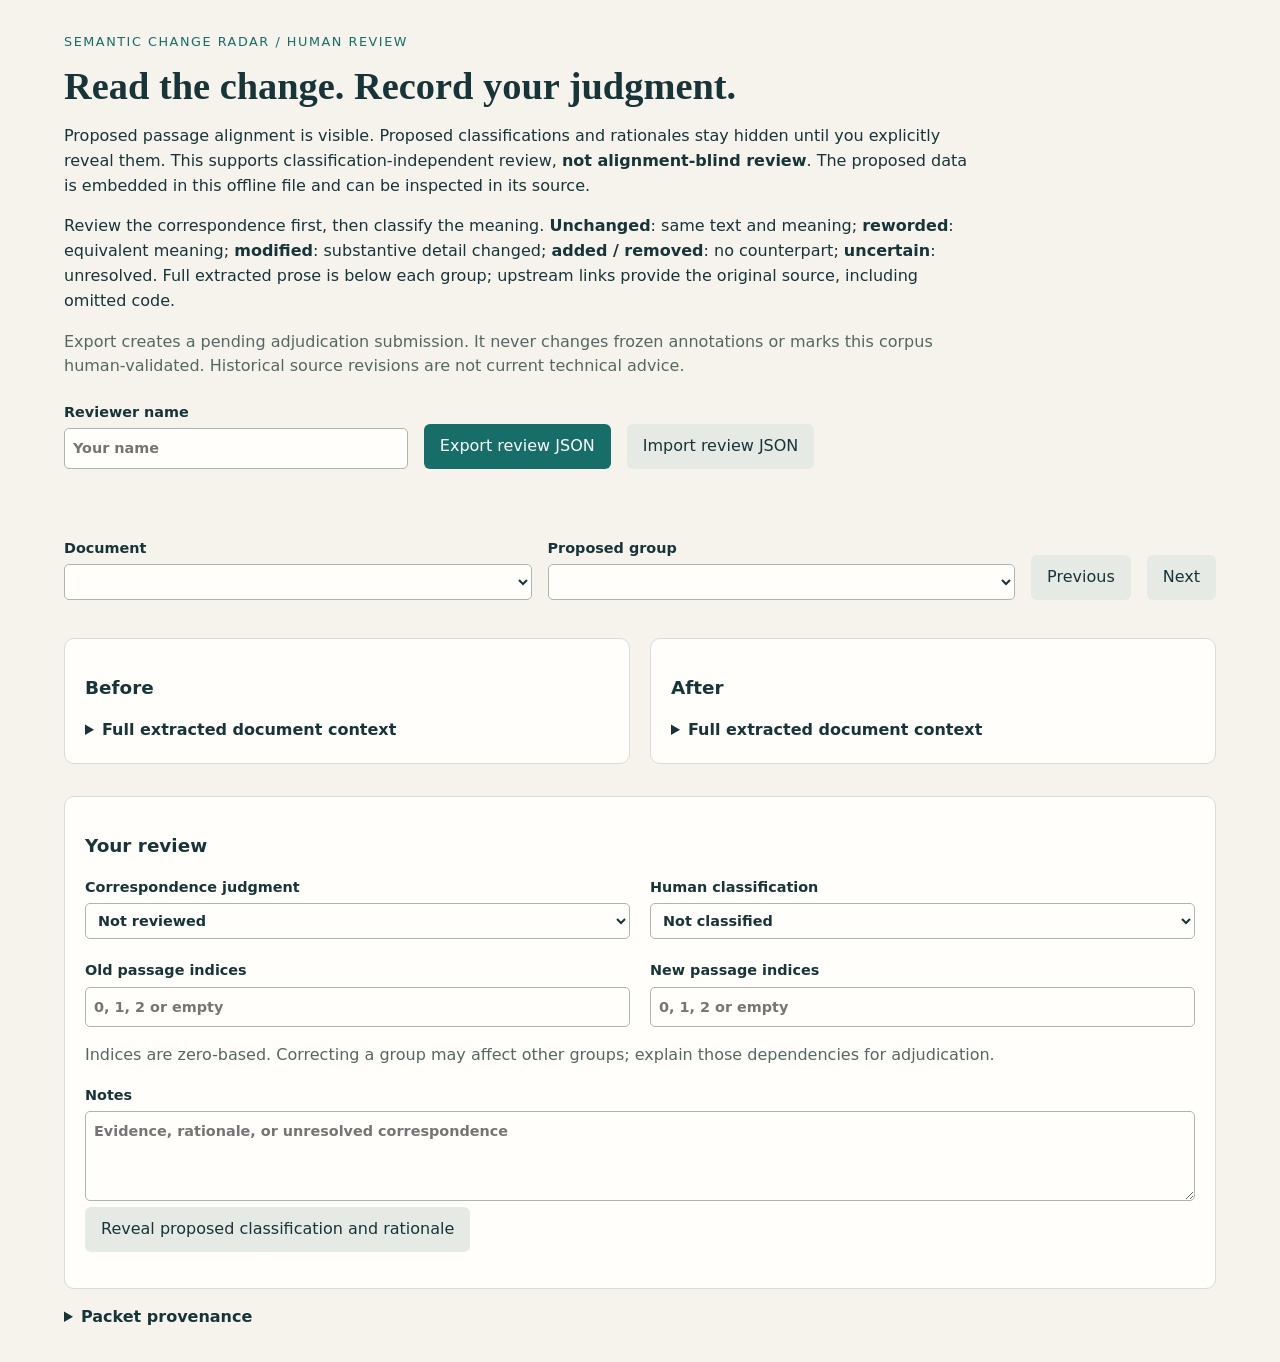
<file: evaluation/templates/review_packet.html>
<!doctype html>
<html lang="en"><head><meta charset="utf-8"><meta name="viewport" content="width=device-width,initial-scale=1">
<title>Human annotation review | Semantic Change Radar</title>
<style>
:root{color:#173439;background:#f6f3ed;font:16px/1.55 system-ui,sans-serif}*{box-sizing:border-box}
body{max-width:1200px;margin:0 auto;padding:32px 24px}h1{font:600 2.4rem/1.15 Georgia,serif;margin:12px 0}
h2{font-size:1.15rem}p{max-width:90ch}.eyebrow{color:#176d67;font-size:.8rem;letter-spacing:.12em;text-transform:uppercase}
a{color:#176d67}button,.file-button{background:#176d67;color:white;border:0;border-radius:6px;padding:10px 16px;cursor:pointer;font:inherit}
button.secondary,.file-button{background:#e5eae4;color:#173439}input,select,textarea{font:inherit;color:inherit;border:1px solid #aab7ad;background:#fffefb;border-radius:5px;padding:8px;width:100%}
label{display:block;font-size:.9rem;font-weight:600}label>*{margin-top:5px}textarea{min-height:90px}
nav,.toolbar{display:flex;gap:16px;align-items:end;flex-wrap:wrap;margin:22px 0}nav label{flex:1;min-width:200px}
.grid{display:grid;grid-template-columns:1fr 1fr;gap:20px}.card{background:#fffefb;border:1px solid #d7ddd3;border-radius:10px;padding:20px;margin:16px 0}
.source{white-space:pre-wrap;overflow-wrap:anywhere}.passage-label{font-size:.8rem;color:#176d67;font-weight:700}
small,.muted{color:#536862}summary{cursor:pointer;font-weight:600}details{margin-top:12px}#message{min-height:1.5em;font-weight:600}#message.error,#storage-warning{color:#8c3023}
#proposal{background:#edf2e8;padding:16px;margin-top:12px}#packet-info{overflow-wrap:anywhere;font-size:.75rem}
[hidden]{display:none!important}.file-button input{display:none}button:focus-visible,summary:focus-visible{outline:3px solid #bc8420;outline-offset:3px}
@media(max-width:650px){body{padding:20px 12px}.grid{grid-template-columns:1fr}h1{font-size:2rem}}
</style></head><body>
<header><div class="eyebrow">Semantic Change Radar / Human review</div><h1>Read the change. Record your judgment.</h1>
<p>Proposed passage alignment is visible. Proposed classifications and rationales stay hidden until you explicitly reveal them. This supports classification-independent review, <strong>not alignment-blind review</strong>. The proposed data is embedded in this offline file and can be inspected in its source.</p>
<p>Review the correspondence first, then classify the meaning. <strong>Unchanged</strong>: same text and meaning; <strong>reworded</strong>: equivalent meaning; <strong>modified</strong>: substantive detail changed; <strong>added / removed</strong>: no counterpart; <strong>uncertain</strong>: unresolved. Full extracted prose is below each group; upstream links provide the original source, including omitted code.</p>
<p class="muted">Export creates a pending adjudication submission. It never changes frozen annotations or marks this corpus human-validated. Historical source revisions are not current technical advice.</p></header>
<div class="toolbar"><label>Reviewer name<input id="reviewer" autocomplete="name" placeholder="Your name"></label><button id="export">Export review JSON</button><label class="file-button">Import review JSON<input id="import" type="file" accept="application/json,.json"></label></div>
<p id="storage-warning" role="alert" hidden></p><p id="message" role="status" aria-live="polite"></p>
<nav><label>Document<select id="case"></select></label><label>Proposed group<select id="event"></select></label><button class="secondary" id="previous">Previous</button><button class="secondary" id="next">Next</button></nav>
<p id="progress" class="muted"></p>
<main id="review"><div class="grid"><section class="card"><h2>Before</h2><a id="old-link" target="_blank" rel="noopener noreferrer"></a><div id="old-source"></div><details><summary>Full extracted document context</summary><div id="old-context"></div></details></section><section class="card"><h2>After</h2><a id="new-link" target="_blank" rel="noopener noreferrer"></a><div id="new-source"></div><details><summary>Full extracted document context</summary><div id="new-context"></div></details></section></div>
<section class="card"><h2>Your review</h2><div class="grid"><label>Correspondence judgment<select id="correspondence"><option value="">Not reviewed</option><option value="accepted">Accept proposed correspondence</option><option value="corrected">Correct correspondence below</option><option value="uncertain">Correspondence uncertain</option></select></label><label>Human classification<select id="human-status"><option value="">Not classified</option><option>unchanged</option><option>reworded</option><option>modified</option><option>added</option><option>removed</option><option>uncertain</option></select></label><label>Old passage indices<input id="old-indices" placeholder="0, 1, 2 or empty"></label><label>New passage indices<input id="new-indices" placeholder="0, 1, 2 or empty"></label></div><p class="muted">Indices are zero-based. Correcting a group may affect other groups; explain those dependencies for adjudication.</p><label>Notes<textarea id="notes" placeholder="Evidence, rationale, or unresolved correspondence"></textarea></label>
<button id="reveal" class="secondary">Reveal proposed classification and rationale</button><div id="proposal" hidden><strong id="proposed-status"></strong><p id="proposed-rationale"></p></div><p id="exposure" class="muted"></p></section></main>
<details><summary>Packet provenance</summary><pre id="packet-info"></pre></details>
<script type="application/json" id="packet-data">__PACKET_DATA__</script>
<script>
'use strict';
const packet=JSON.parse(document.getElementById('packet-data').textContent);
const $=id=>document.getElementById(id), statuses=['','unchanged','reworded','modified','added','removed','uncertain'];
const eventMap=new Map(packet.cases.flatMap(c=>c.events.map(e=>[e.id,{event:e,case:c}])));
const storageKey='semantic-change-review:'+packet.packet_hash;
const blank=e=>({event_id:e.id,human_status:'',correspondence:'',old_indices:[...e.old_indices],new_indices:[...e.new_indices],notes:'',updated_at:null,first_judged_at:null,revealed_at:null,reveal_before_judgment:null});
let state={reviewer_name:'',reviews:Object.fromEntries([...eventMap].map(([id,x])=>[id,blank(x.event)]))};
let activeId=null;
const now=()=>new Date().toISOString();
function message(text,error=false){$('message').textContent=text;$('message').classList.toggle('error',error);}
function exposure(r){if(r.first_judged_at===null)return null;if(r.revealed_at===null)return false;if(r.revealed_at===r.first_judged_at)return r.reveal_before_judgment===true;return r.revealed_at<r.first_judged_at;}
function submission(){return {schema_version:1,submission_status:'review_submission_pending_adjudication',packet_hash:packet.packet_hash,corpus_hash:packet.corpus_hash,annotation_hash:packet.annotation_hash,reviewer_name:state.reviewer_name,exported_at:now(),reviews:Object.values(state.reviews)};}
function save(){try{localStorage.setItem(storageKey,JSON.stringify(submission()));return true;}catch(error){$('storage-warning').hidden=false;$('storage-warning').textContent='Browser storage is unavailable or full. Keep this tab open and export JSON to save your work.';return false;}}
function validTime(t){return t===null||(typeof t==='string'&&Number.isFinite(Date.parse(t))&&new Date(t).toISOString()===t);}
function validIndices(v,n){return Array.isArray(v)&&v.every(i=>Number.isInteger(i)&&i>=0&&i<n)&&new Set(v).size===v.length;}
function same(a,b){return JSON.stringify(a)===JSON.stringify(b);}
function validate(data){
 if(!data||typeof data!=='object'||Array.isArray(data)||data.schema_version!==1||data.submission_status!=='review_submission_pending_adjudication')throw Error('Not a pending review submission.');
 for(const key of ['packet_hash','corpus_hash','annotation_hash'])if(data[key]!==packet[key])throw Error('Packet or corpus hash mismatch.');
 if(typeof data.reviewer_name!=='string'||data.reviewer_name.length>300||!validTime(data.exported_at)||data.exported_at===null||!Array.isArray(data.reviews)||data.reviews.length!==eventMap.size)throw Error('Invalid reviewer, timestamp, or review count.');
 const reviews=Object.create(null);
 for(const r of data.reviews){
  if(!r||typeof r!=='object'||Array.isArray(r)||typeof r.event_id!=='string'||!eventMap.has(r.event_id)||Object.hasOwn(reviews,r.event_id))throw Error('Unknown or duplicate event ID.');
  const entry=eventMap.get(r.event_id),e=entry.event,c=entry.case;
  if(!statuses.includes(r.human_status)||!['','accepted','corrected','uncertain'].includes(r.correspondence)||typeof r.notes!=='string'||r.notes.length>100000)throw Error('Invalid status, correspondence, or notes.');
  if(!validIndices(r.old_indices,c.old.passages.length)||!validIndices(r.new_indices,c.new.passages.length)||(!r.old_indices.length&&!r.new_indices.length))throw Error('Invalid passage indices.');
  if(r.correspondence==='accepted'&&(!same(r.old_indices,e.old_indices)||!same(r.new_indices,e.new_indices)))throw Error('Accepted correspondence must retain the proposed indices.');
  if(r.human_status==='added'&&r.old_indices.length||r.human_status==='removed'&&r.new_indices.length||['unchanged','reworded','modified'].includes(r.human_status)&&(!r.old_indices.length||!r.new_indices.length))throw Error('Classification disagrees with correspondence.');
  if(![r.updated_at,r.first_judged_at,r.revealed_at].every(validTime)||r.human_status&&r.first_judged_at===null||![null,true,false].includes(r.reveal_before_judgment)||r.reveal_before_judgment!==exposure(r))throw Error('Invalid judgment or reveal history.');
  if((r.human_status||r.correspondence||r.notes||r.revealed_at)&&r.updated_at===null||r.updated_at!==null&&[r.first_judged_at,r.revealed_at].some(t=>t!==null&&t>r.updated_at))throw Error('Inconsistent review timestamps.');
  reviews[r.event_id]={event_id:r.event_id,human_status:r.human_status,correspondence:r.correspondence,old_indices:[...r.old_indices],new_indices:[...r.new_indices],notes:r.notes,updated_at:r.updated_at,first_judged_at:r.first_judged_at,revealed_at:r.revealed_at,reveal_before_judgment:r.reveal_before_judgment};
 }
 return {reviewer_name:data.reviewer_name,reviews};
}
function parseIndices(text){if(!text.trim())return [];if(!/^\s*\d+(?:\s*,\s*\d+)*\s*$/.test(text))throw Error('Use comma-separated nonnegative passage indices.');return text.split(',').map(x=>Number(x.trim()));}
function capture(){
 if(!activeId)return true;
 const prior=state.reviews[activeId];
 try{
  const r={...prior,human_status:$('human-status').value,correspondence:$('correspondence').value,old_indices:parseIndices($('old-indices').value),new_indices:parseIndices($('new-indices').value),notes:$('notes').value};
  if(r.human_status&&!r.first_judged_at){r.first_judged_at=now();r.reveal_before_judgment=Boolean(r.revealed_at);}
  r.reveal_before_judgment=exposure(r);r.updated_at=now();
  const trial=submission();trial.reviewer_name=$('reviewer').value;trial.reviews=trial.reviews.map(x=>x.event_id===activeId?r:x);
  state=validate(trial);const persisted=save();message(persisted?'Saved in this browser. Export a copy for adjudication.':'Kept in this tab only. Export JSON to save your work.',!persisted);return true;
 }catch(error){message(error.message+' Current edits have not been saved.',true);return false;}
}
function textNode(tag,text,parent,cls){const node=document.createElement(tag);node.textContent=text;if(cls)node.className=cls;parent.append(node);return node;}
function passages(target,source,indices,side){target.replaceChildren();if(!indices.length)textNode('p','No passage on this side.',target);for(const i of indices){textNode('p',side+'['+i+']',target,'passage-label');textNode('p',source[i],target,'source');}}
function show(){
 const entry=eventMap.get(activeId);$('review').hidden=!entry;if(!entry)return;
 const {event:e,case:c}=entry,r=state.reviews[activeId];
 for(const side of ['old','new']){
  passages($(side+'-source'),c[side].passages,e[side+'_indices'],side);
  passages($(side+'-context'),c[side].passages,c[side].passages.map((_,i)=>i),side);
  $(side+'-link').textContent=c[side].revision;$(side+'-link').hidden=!c[side].source_url;
  if(c[side].source_url)$(side+'-link').href=c[side].source_url;
  $(side+'-indices').value=r[side+'_indices'].join(', ');
 }
 $('correspondence').value=r.correspondence;$('human-status').value=r.human_status;$('notes').value=r.notes;
 $('proposal').hidden=!r.revealed_at;$('proposed-status').textContent=r.revealed_at?e.proposed_status:'';$('proposed-rationale').textContent=r.revealed_at?e.proposed_rationale:'';
 $('reveal').disabled=Boolean(r.revealed_at);
 $('exposure').textContent=r.revealed_at?'Proposal revealed at '+r.revealed_at+'. '+(r.first_judged_at?(exposure(r)?'Revealed before first classification.':'First classification recorded before reveal.'):'No classification recorded yet.'):'Proposed classification has not been revealed.';
 const done=Object.values(state.reviews).filter(x=>x.human_status&&x.correspondence).length;
 $('progress').textContent=done+' / '+eventMap.size+' groups have a classification and correspondence judgment. Event '+e.id;
}
function chooseCase(){const c=packet.cases.find(x=>x.id===$('case').value);$('event').replaceChildren();for(const [i,e] of c.events.entries()){const option=textNode('option','Group '+(i+1)+' · old ['+e.old_indices.join(', ')+'] → new ['+e.new_indices.join(', ')+']',$('event'));option.value=e.id;}activeId=c.events[0]?.id||null;show();}
for(const c of packet.cases){const option=textNode('option',c.name+' · '+c.manifest,$('case'));option.value=c.id;}
$('packet-info').textContent=JSON.stringify({packet_hash:packet.packet_hash,corpus_hash:packet.corpus_hash,annotation_hash:packet.annotation_hash,corpus_files:packet.corpus_files,annotation_files:packet.annotation_files},null,2);
try{const saved=localStorage.getItem(storageKey);if(saved)state=validate(JSON.parse(saved));}catch(error){$('storage-warning').hidden=false;$('storage-warning').textContent='Saved review could not be loaded: '+error.message+' Import a saved JSON copy or export this session before closing.';}
$('reviewer').value=state.reviewer_name;
if(packet.cases.length)chooseCase();else $('review').hidden=true;
$('case').addEventListener('change',()=>{if(capture())chooseCase();else if(activeId)$('case').value=eventMap.get(activeId).case.id;});
$('event').addEventListener('change',()=>{if(capture()){activeId=$('event').value;show();}else $('event').value=activeId;});
for(const id of ['reviewer','human-status','correspondence','old-indices','new-indices','notes'])$(id).addEventListener('change',()=>{if(capture())show();});
$('notes').addEventListener('input',()=>capture());$('reviewer').addEventListener('input',()=>capture());
for(const [id,step] of [['previous',-1],['next',1]])$(id).addEventListener('click',()=>{if(!capture())return;const ids=[...eventMap.keys()],n=ids.indexOf(activeId)+step;if(n<0||n>=ids.length)return;activeId=ids[n];$('case').value=eventMap.get(activeId).case.id;const chosen=activeId;chooseCase();activeId=chosen;$('event').value=chosen;show();});
$('reveal').addEventListener('click',()=>{if(!capture())return;const r=state.reviews[activeId];r.revealed_at=r.revealed_at||now();r.reveal_before_judgment=exposure(r);r.updated_at=now();save();show();});
$('export').addEventListener('click',()=>{if(!capture())return;if(!state.reviewer_name.trim()){message('Enter your reviewer name before exporting.',true);return;}const data=submission();validate(data);const url=URL.createObjectURL(new Blob([JSON.stringify(data,null,2)],{type:'application/json'}));const a=document.createElement('a');a.href=url;a.download='review-submission-'+packet.packet_hash.slice(0,12)+'.json';a.click();setTimeout(()=>URL.revokeObjectURL(url),1000);message('Exported a pending adjudication submission. Frozen annotations are unchanged.');});
$('import').addEventListener('change',async()=>{const file=$('import').files[0];if(!file)return;try{if(file.size>10000000)throw Error('Import exceeds 10 MB.');const next=validate(JSON.parse(await file.text()));
 // Import must not erase proposal exposure already recorded in this browser.
 for(const [id,r] of Object.entries(next.reviews)){const seen=state.reviews[id].revealed_at;if(seen&&(!r.revealed_at||seen<r.revealed_at)){r.revealed_at=seen;if(!r.updated_at||r.updated_at<seen)r.updated_at=seen;}r.reveal_before_judgment=exposure(r);}
 state=next;$('reviewer').value=state.reviewer_name;save();show();message('Imported pending review. Existing local proposal exposure was retained.');}catch(error){message('Import rejected: '+error.message,true);}finally{$('import').value='';}});
window.addEventListener('beforeunload',event=>{if(!capture()){event.preventDefault();event.returnValue='';}});
</script></body></html>
</file>
